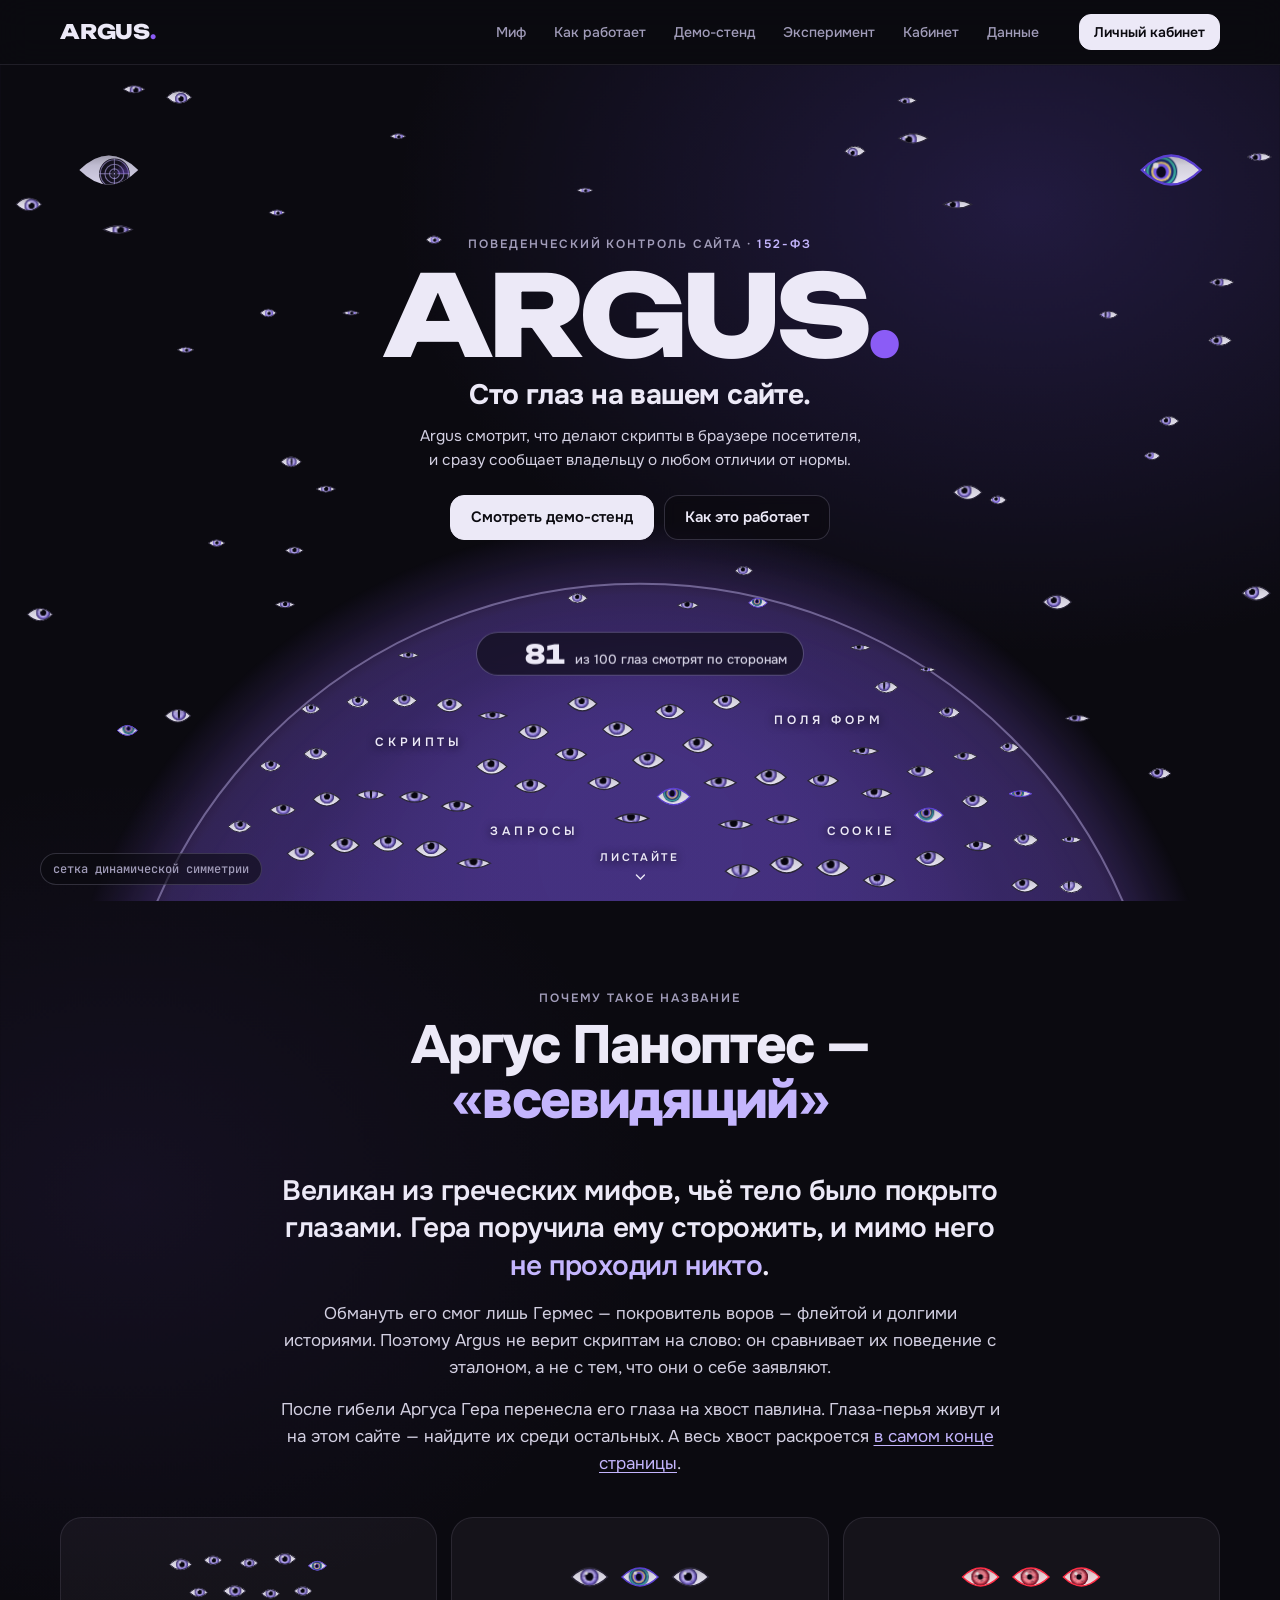
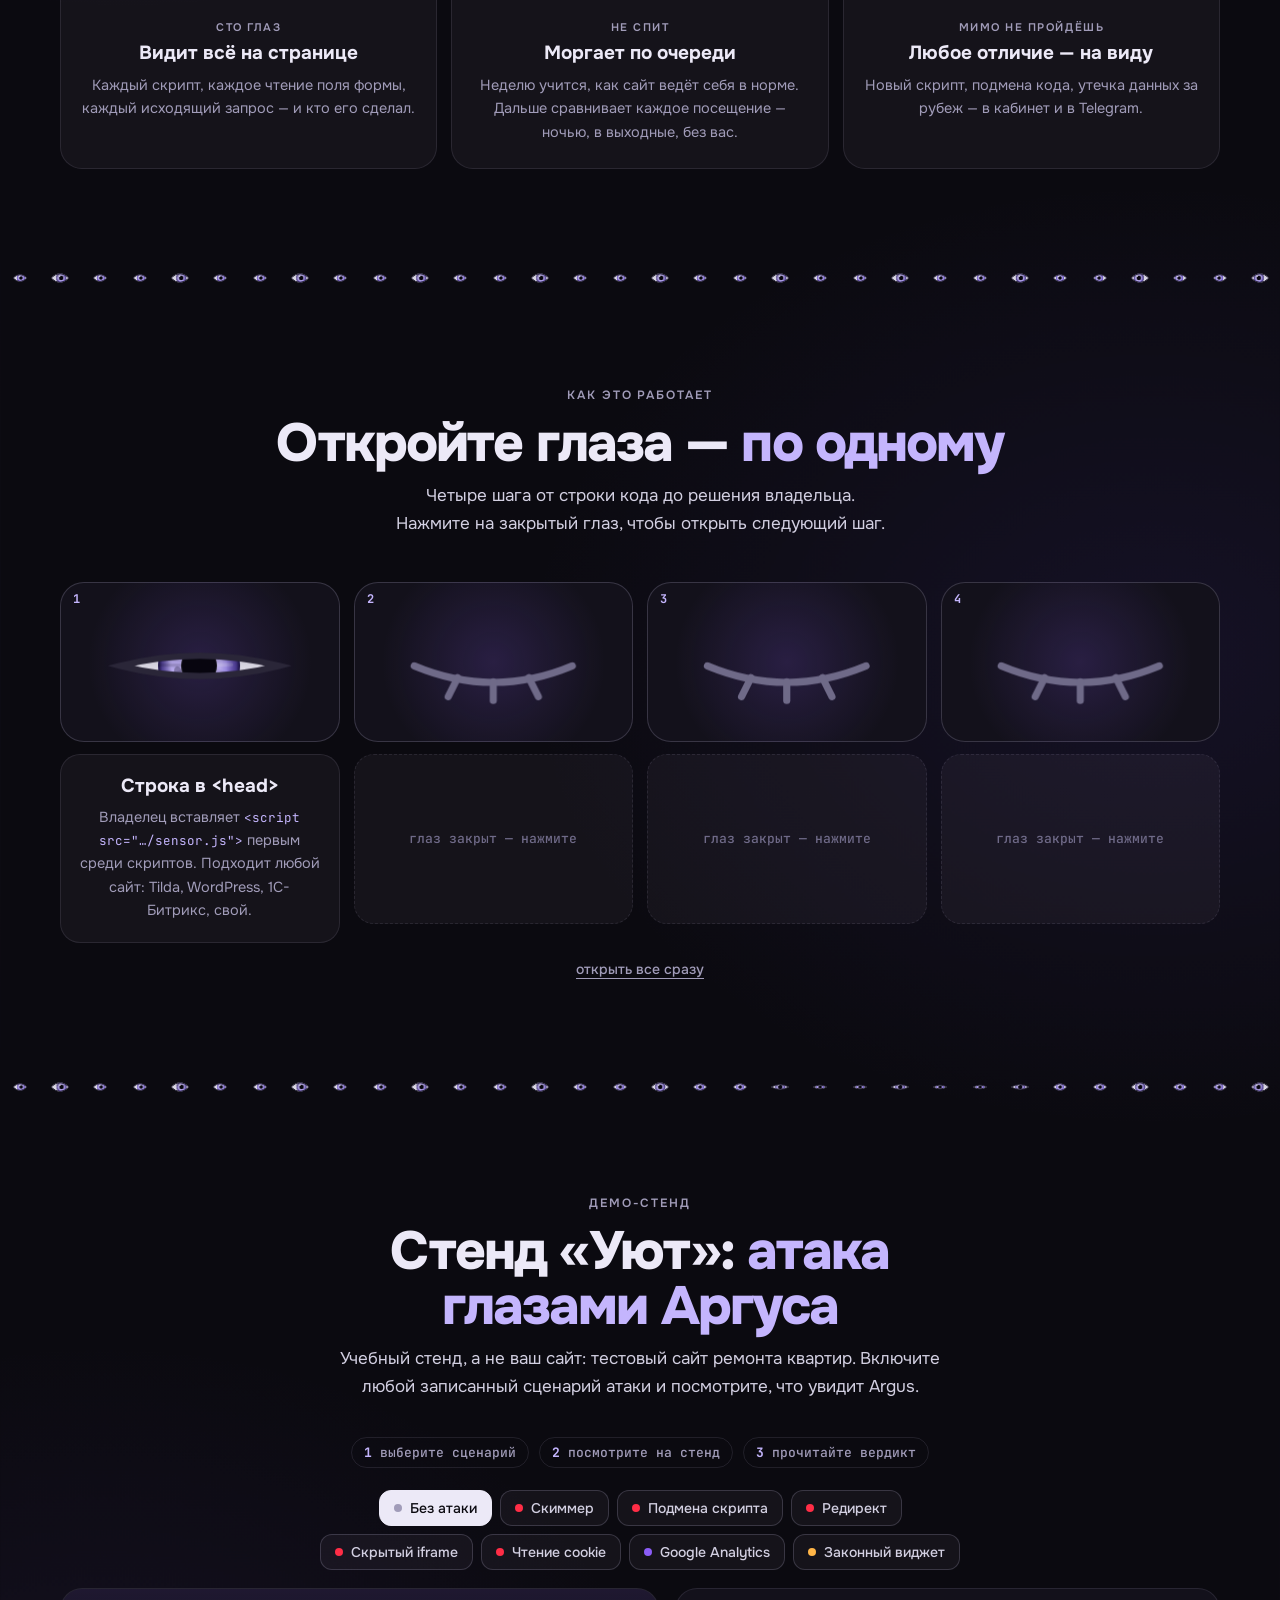
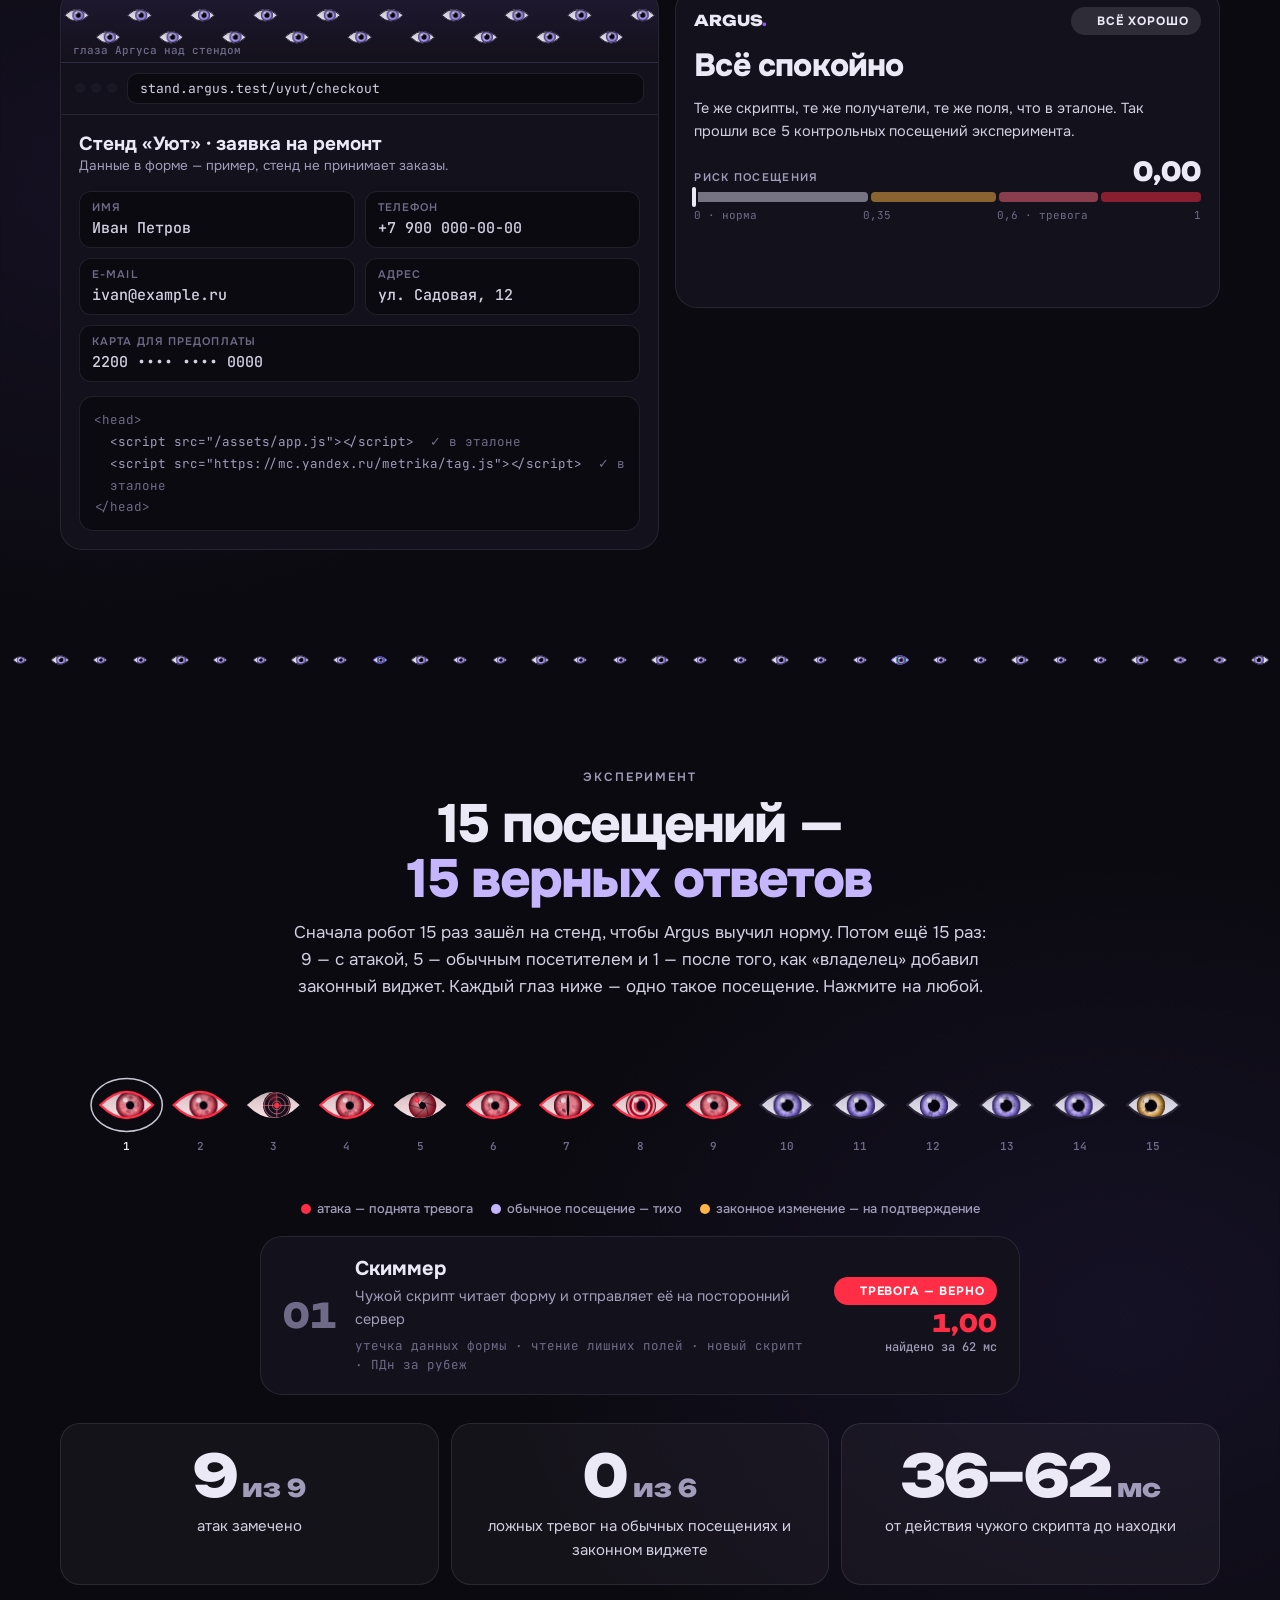
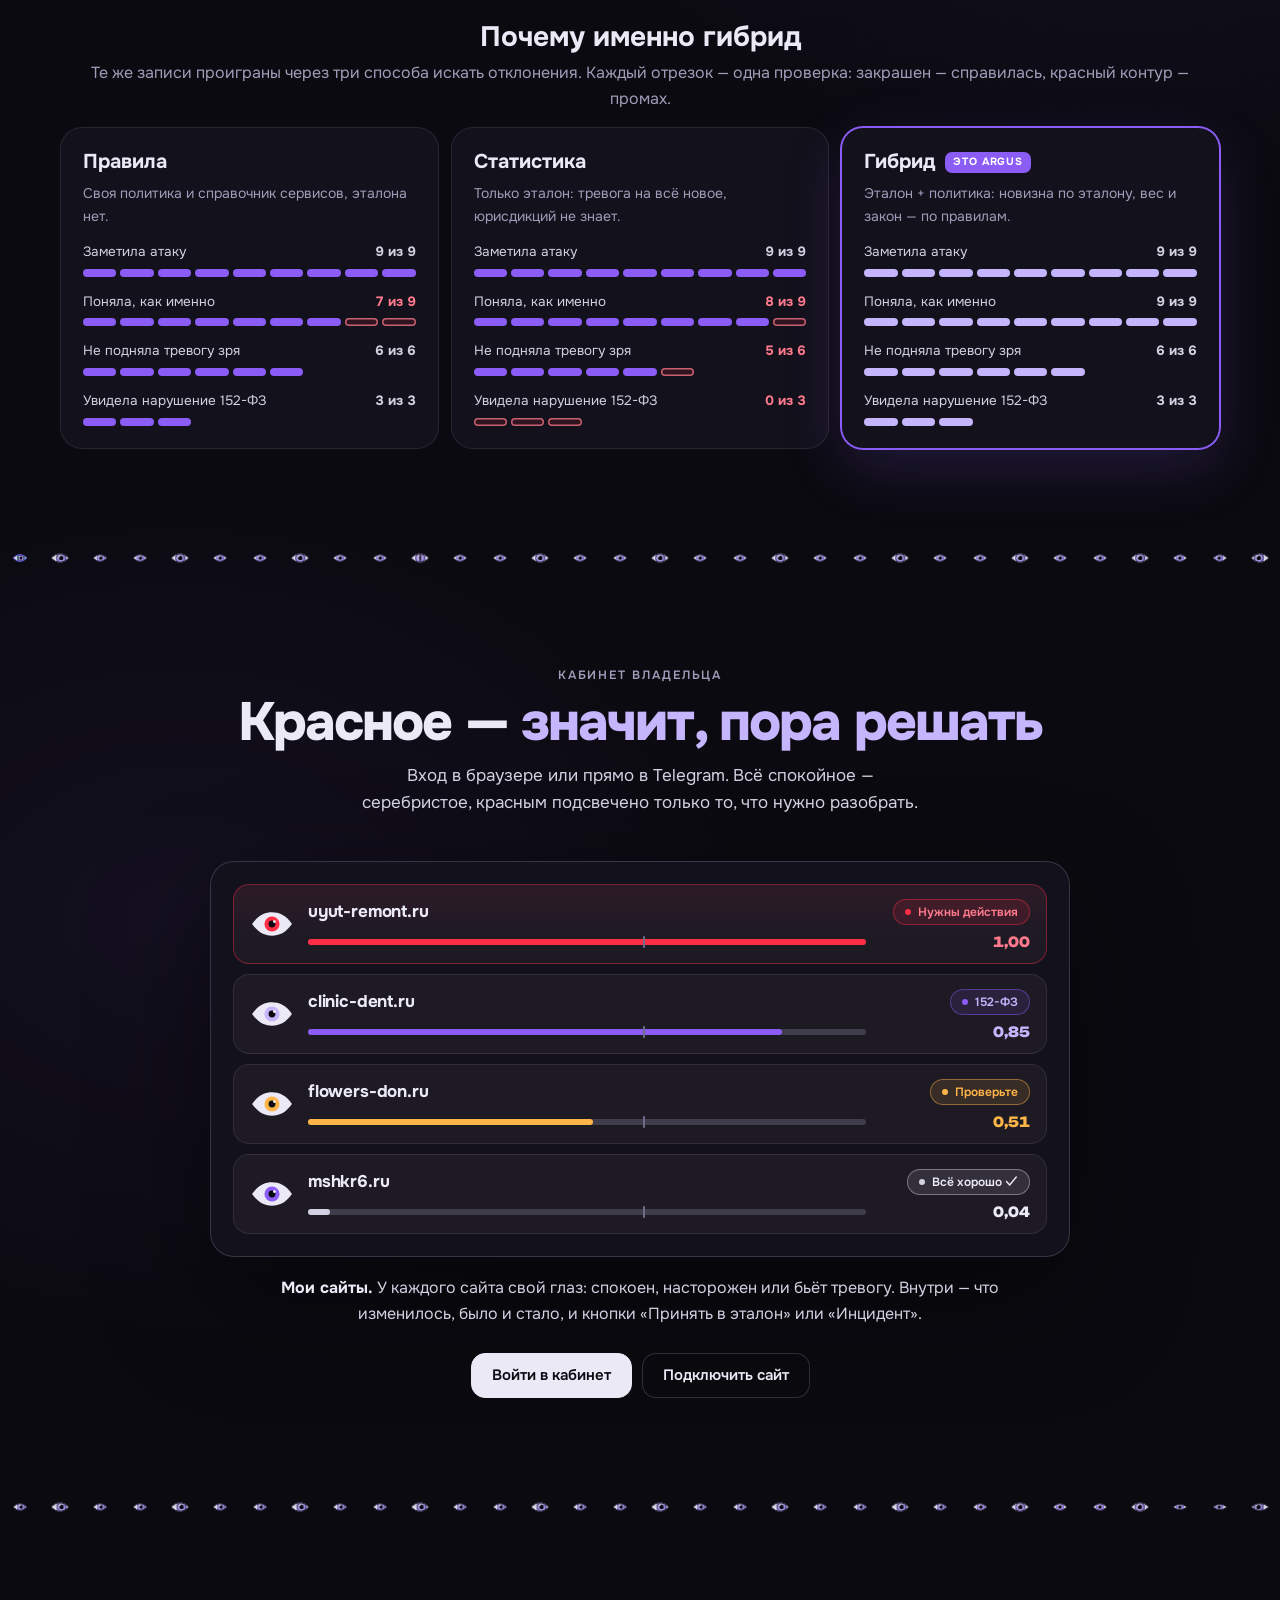
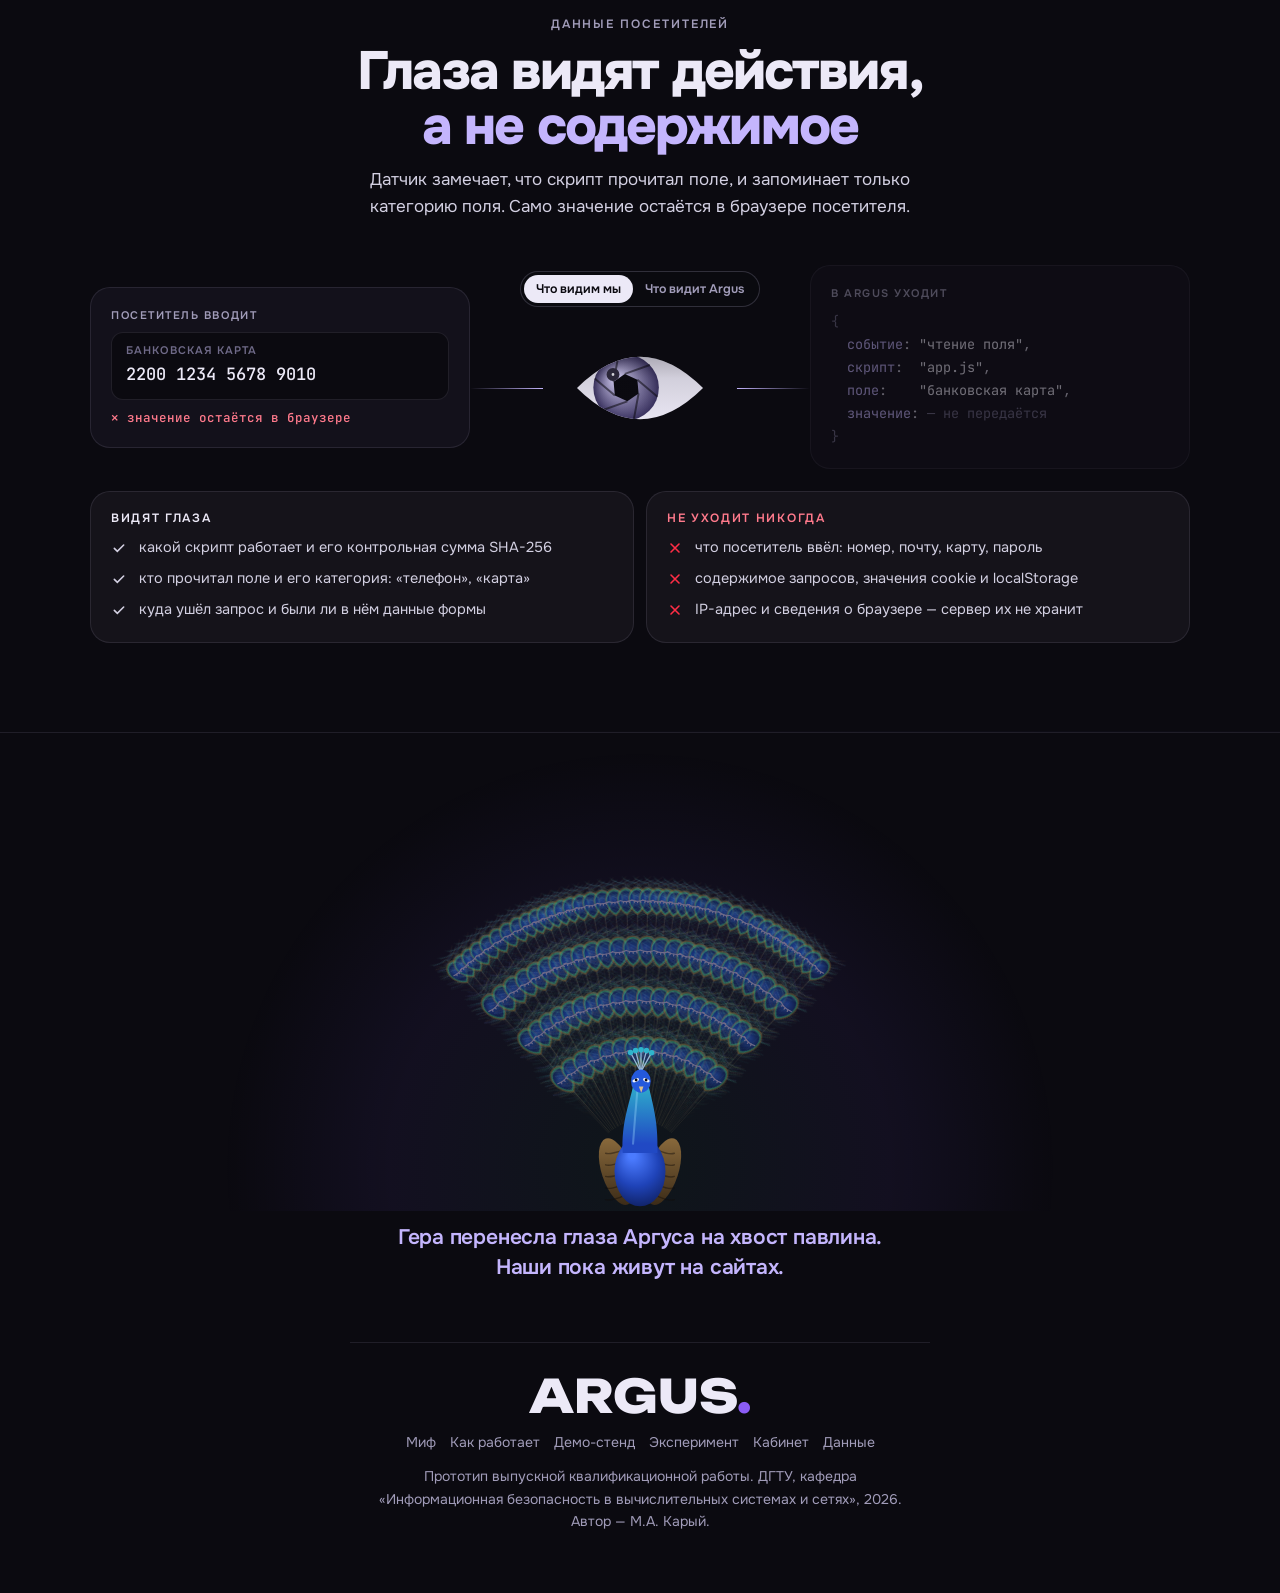
<file: site/index.html>
<!--
                   __    __        _____
   ____ ___  _____/ /_  / /_______/ ___/
  / __ `__ \/ ___/ __ \/ //_/ ___/ __ \
 / / / / / (__  ) / / / ,< / /  / /_/ /
/_/ /_/ /_/____/_/ /_/_/|_/_/   \____/

 file:    site/index.html
 author:  mshkr6
 created: 2026-10-11 (кабинет и вход — 2026-10-29)
 about:   Демонстрационный сайт ARGUS: купол из ста глаз, шаги «открой глаз», демо-стенд с атаками,
          эксперимент глазами, кабинет и «линза» про данные. Композиция первого экрана — по сетке
          динамической симметрии. В шапке — «Личный кабинет»: окно входа / подключения сайта
          (прототип, ведёт в cabinet.html).
-->
<!doctype html>
<html lang="ru">
<head>
<meta charset="utf-8">
<meta name="viewport" content="width=device-width,initial-scale=1,viewport-fit=cover">
<title>ARGUS — сто глаз</title>
<meta name="description" content="ARGUS — поведенческий контроль сайта: следит за скриптами в браузере посетителя и сообщает владельцу о любом отличии от нормы. Демо-стенд с атаками и эксперимент на 15 посещений.">
<link rel="canonical" href="https://mshkr6.ru/argus/">
<meta name="theme-color" content="#0b0a10">
<script>document.documentElement.classList.add('js')</script>
<link rel="icon" href="data:image/svg+xml,%3Csvg xmlns='http://www.w3.org/2000/svg' viewBox='0 0 64 40'%3E%3Cpath d='M3 20C12 7 22 3 32 3s20 4 29 17c-9 13-19 17-29 17S12 33 3 20Z' fill='%23ece9f7'/%3E%3Ccircle cx='32' cy='20' r='11' fill='%238b5cf6'/%3E%3Ccircle cx='32' cy='20' r='5' fill='%230b0a10'/%3E%3C/svg%3E">
<meta property="og:type" content="website">
<meta property="og:locale" content="ru_RU">
<meta property="og:url" content="https://mshkr6.ru/argus/">
<meta property="og:title" content="ARGUS — сто глаз на вашем сайте">
<meta property="og:description" content="Поведенческий контроль сайта: Argus смотрит, что делают скрипты в браузере посетителя, и сразу сообщает о любом отличии от нормы.">
<meta property="og:image" content="https://mshkr6.ru/argus/og.jpg">
<meta name="twitter:card" content="summary_large_image">
<link rel="preconnect" href="https://fonts.googleapis.com">
<link rel="preconnect" href="https://fonts.gstatic.com" crossorigin>
<link rel="stylesheet" href="https://fonts.googleapis.com/css2?family=Onest:wght@400;500;600;700;800&family=Unbounded:wght@700;800&family=JetBrains+Mono:wght@400;600&display=swap">
<link rel="stylesheet" href="assets/argus.css">
<style>
/* Макет: всё по центру, как постер; глаза — главный материал страницы (купол, шаги, эксперимент, линза, подвал).
   Одна тёмная тема по ливрее: карбон, серебро-лаванда, фиолетовый, красный — только угроза. */
:root{
  color-scheme:dark;
  --carbon:#0b0a10; --carbon-2:#13111b; --carbon-3:#1b1826;
  --silver:#ece9f7; --soft:#d3d0e2; --lav:#a19cb9; --lav-dim:#6f6a88;
  --violet:#8b5cf6; --violet-soft:#c4b5fd; --red:#ff2d46; --red-soft:#ff7a8c; --amber:#ffb547;
  --line:rgba(220,214,255,.10); --line2:rgba(220,214,255,.18); --glass:rgba(236,232,255,.045);
  --f-display:"Unbounded","Arial Black",system-ui,sans-serif;
  --f-body:"Onest",system-ui,-apple-system,"Segoe UI",sans-serif;
  --f-mono:"JetBrains Mono",ui-monospace,Menlo,monospace;
  --wrap:1240px; --gut:clamp(16px,4vw,40px);
  padding:0;
}
*{box-sizing:border-box}
[hidden]{display:none!important}
html{background:var(--carbon);scroll-behavior:smooth}
body{background:var(--carbon);color:var(--silver);font:16px/1.6 var(--f-body);-webkit-font-smoothing:antialiased;overflow-x:hidden}
a{color:inherit}
h1,h2,h3,p{margin:0}
h2,h3{text-wrap:balance}
.wrap{max-width:var(--wrap);margin:0 auto;padding-inline:max(var(--gut),env(safe-area-inset-left,0px))}
.eyebrow{font:600 12px/1.3 var(--f-body);letter-spacing:.16em;text-transform:uppercase;color:var(--lav)}
.eyebrow b{color:var(--violet-soft);font-weight:600}
:focus-visible{outline:2px solid var(--violet-soft);outline-offset:3px;border-radius:8px}
main{position:relative;isolation:isolate}
/* мягкие пятна света: размеры в пикселях, позиции в процентах — ни одно не упирается в край,
   поэтому нет резких горизонтальных швов, как было с повторяющейся плиткой фона */
.bg{position:absolute;inset:0;z-index:-1;pointer-events:none;background:
  radial-gradient(900px 640px at 80% 2%,rgba(124,92,255,.2),transparent 70%),
  radial-gradient(760px 600px at 10% 16%,rgba(139,92,246,.08),transparent 70%),
  radial-gradient(900px 680px at 90% 31%,rgba(124,92,255,.09),transparent 70%),
  radial-gradient(820px 640px at 8% 47%,rgba(139,92,246,.08),transparent 70%),
  radial-gradient(900px 680px at 88% 63%,rgba(124,92,255,.09),transparent 70%),
  radial-gradient(820px 620px at 14% 80%,rgba(139,92,246,.07),transparent 70%)}
.btn{display:inline-flex;align-items:center;gap:10px;padding:14px 20px;border-radius:14px;font:600 15px/1 var(--f-body);text-decoration:none;border:1px solid var(--line2);background:rgba(11,10,16,.55);color:var(--silver);cursor:pointer;backdrop-filter:blur(6px)}
.btn:hover{border-color:var(--violet-soft)}
.btn.primary{background:var(--silver);color:var(--carbon);border-color:var(--silver)}
.btn.primary:hover{background:#fff}
.ctas{display:flex;gap:10px;flex-wrap:wrap;justify-content:center;margin-top:22px}

/* шапка */
.top{position:sticky;top:0;padding-top:env(safe-area-inset-top,0px);z-index:20;background:color-mix(in srgb,var(--carbon) 80%,transparent);backdrop-filter:blur(16px);-webkit-backdrop-filter:blur(16px);border-bottom:1px solid var(--line)}
.top .wrap{display:flex;align-items:center;gap:20px;height:64px}
.logo{font:800 20px/1 var(--f-display);letter-spacing:-.01em;text-decoration:none}
.logo i{font-style:normal;color:var(--violet)}
.nav{display:flex;gap:4px;margin-left:auto}
.nav a{padding:8px 12px;border-radius:10px;color:var(--lav);text-decoration:none;font-weight:500;font-size:14px}
.nav a:hover{color:var(--silver);background:var(--glass)}
.tag-pill{font:600 11px/1 var(--f-mono);letter-spacing:.06em;padding:7px 10px;border-radius:999px;border:1px solid var(--line2);color:var(--lav);white-space:nowrap}
@media (max-width:900px){.nav{display:none}.tag-pill{margin-left:auto}}

/* навигация-глаза справа: открыт тот раздел, где вы сейчас */
.dots{position:fixed;right:18px;top:50%;transform:translateY(-50%);z-index:15;display:flex;flex-direction:column;gap:14px;align-items:flex-end}
.dots canvas{position:absolute;left:-40px;top:-16px;width:82px;height:calc(100% + 32px);pointer-events:none}
.dots a{position:relative;display:flex;align-items:center;justify-content:flex-end;height:21px;width:28px;text-decoration:none}
.dots a i{display:none}
.dots a span{position:absolute;right:48px;font:500 12px/1 var(--f-body);color:var(--silver);opacity:0;transform:translateX(6px);transition:.2s;background:rgba(11,10,16,.88);border:1px solid var(--line2);padding:6px 9px;border-radius:8px;white-space:nowrap}
.dots a:hover span,.dots a:focus-visible span{opacity:1;transform:none}
@media (max-width:1379px){.dots{display:none}}

/* первый экран: сцена по центру; опорные точки — из сетки динамической симметрии прямоугольника сцены */
.stage{position:relative;height:clamp(600px,calc(100svh - 64px),980px);overflow:hidden;isolation:isolate}
.stage canvas{position:absolute;inset:0;width:100%;height:100%}
#head{cursor:crosshair;touch-action:pan-y}
/* пока не подъехал шрифт и не разложен купол — сцену не показываем, чтобы не было «сначала мелко, потом крупно» */
.stage>*{transition:opacity .7s ease}
.js .stage:not(.ready)>*{opacity:0;animation:stageLate .5s 2.5s forwards}
@keyframes stageLate{to{opacity:1}}
#grid{pointer-events:none;opacity:0;transition:opacity .35s}
.stage.show-grid #grid{opacity:1}
.st-title{position:absolute;left:50%;top:0;transform:translateX(-50%);width:min(92vw,820px);text-align:center;display:flex;flex-direction:column;align-items:center;pointer-events:none}
.st-title>*{pointer-events:auto}
.st-title h1{font:800 120px/.86 var(--f-display);letter-spacing:-.045em;margin-top:14px;white-space:nowrap}
.st-title h1 i{font-style:normal;color:var(--violet)}
.st-title .sub{font:700 clamp(20px,2.2vw,30px)/1.15 var(--f-body);letter-spacing:-.02em;margin-top:16px}
.st-title .lead{color:var(--soft);font-size:clamp(15px,1.2vw,17px);max-width:50ch;margin-top:12px;text-wrap:balance}
.dome-label{position:absolute;left:0;top:0;transform:translate(-50%,-50%);font:600 12px/1 var(--f-body);letter-spacing:.32em;text-transform:uppercase;color:var(--silver);text-shadow:0 1px 8px rgba(11,10,16,.95);white-space:nowrap;pointer-events:none}
.dome-count{position:absolute;left:0;top:0;transform:translate(-50%,-50%);display:flex;align-items:baseline;gap:10px;padding:8px 16px;border-radius:999px;background:rgba(11,10,16,.62);border:1px solid rgba(196,181,253,.35);backdrop-filter:blur(6px);white-space:nowrap;pointer-events:none;transition:border-color .3s,box-shadow .3s}
.dome-count b{font:800 26px/1 var(--f-display);font-variant-numeric:tabular-nums;color:var(--silver)}
.dome-count span{font:500 13px/1.2 var(--f-body);color:var(--soft);white-space:nowrap}
.dome-count b{display:inline-block;min-width:3ch;text-align:right}
.dome-count i{font-style:normal;display:inline-block;min-width:9.8em}
.dome-count.on{border-color:var(--violet-soft);box-shadow:0 0 0 4px rgba(139,92,246,.18)}
.scroll-cue{position:absolute;left:50%;bottom:16px;transform:translateX(-50%);display:flex;flex-direction:column;align-items:center;gap:6px;font:600 11px/1 var(--f-body);letter-spacing:.24em;text-transform:uppercase;color:var(--silver);text-decoration:none;text-shadow:0 1px 8px rgba(11,10,16,.9)}
.scroll-cue svg{width:16px;height:16px;animation:cue 1.8s ease-in-out infinite}
@keyframes cue{50%{transform:translateY(4px)}}
.grid-btn{position:absolute;left:var(--gut);bottom:16px;font:500 12px/1 var(--f-mono);color:var(--lav);background:rgba(11,10,16,.6);border:1px solid var(--line2);border-radius:999px;padding:9px 12px;cursor:pointer}
.grid-btn:hover,.grid-btn[aria-pressed="true"]{color:var(--silver);border-color:var(--violet-soft)}
@media (max-width:900px){.grid-btn .long{display:none}.grid-btn{left:16px;bottom:14px}}

/* разделитель — ряд маленьких глаз, моргающих волной */
.eye-rule{display:block;width:100%;height:40px}

/* секции: всё по центру */
section{padding-block:clamp(56px,7vw,104px);scroll-margin-top:calc(70px + env(safe-area-inset-top,0px))}
.sec-head{display:flex;flex-direction:column;align-items:center;text-align:center;gap:12px;max-width:820px;margin:0 auto clamp(28px,3.5vw,48px)}
.sec-head h2{font:800 clamp(30px,4.2vw,56px)/1.02 var(--f-body);letter-spacing:-.035em}
.sec-head h2 em{font-style:normal;color:var(--violet-soft)}
.sec-head p{color:var(--soft);font-size:17px;max-width:64ch;text-wrap:balance}

/* миф */
.myth-text{max-width:720px;margin:0 auto;text-align:center;display:flex;flex-direction:column;gap:14px;color:var(--soft);font-size:17px}
.myth-text .big{font:600 clamp(20px,2.2vw,28px)/1.35 var(--f-body);color:var(--silver);letter-spacing:-.015em}
.myth-text .big span{color:var(--violet-soft)}
.maps{display:grid;grid-template-columns:repeat(3,minmax(0,1fr));gap:14px;margin-top:40px}
.map{display:flex;flex-direction:column;align-items:center;text-align:center;gap:8px;padding:24px 20px;border-radius:22px;background:var(--glass);border:1px solid var(--line)}
.map canvas{width:180px;height:70px}
.map small{font:600 11px/1.3 var(--f-body);letter-spacing:.14em;text-transform:uppercase;color:var(--lav)}
.map strong{font:700 19px/1.25 var(--f-body)}
.map p{color:var(--lav);font-size:14.5px;max-width:34ch}
@media (max-width:860px){.maps{grid-template-columns:1fr}}

/* как это работает: откройте глаза по одному */
.how{display:grid;grid-template-columns:repeat(4,minmax(0,1fr));gap:14px}
.how-col{display:flex;flex-direction:column;align-items:center;gap:12px;min-width:0}
.eye-btn{position:relative;width:100%;aspect-ratio:2/1.15;border-radius:24px;border:1px solid var(--line2);background:radial-gradient(circle at 50% 50%,rgba(139,92,246,.18),transparent 70%),var(--carbon-2);cursor:pointer;padding:0}
.eye-btn canvas{position:absolute;inset:0;width:100%;height:100%}
.eye-btn .num{position:absolute;left:12px;top:10px;font:700 12px/1 var(--f-mono);color:var(--violet-soft)}
.eye-btn.invite{animation:invite 1.6s ease-in-out infinite}
@keyframes invite{50%{box-shadow:0 0 0 6px rgba(139,92,246,.25);border-color:var(--violet-soft)}}
.step-card{width:100%;padding:20px 18px;border-radius:20px;background:var(--glass);border:1px solid var(--line);text-align:center;min-height:170px;display:flex;flex-direction:column;align-items:center;gap:8px}
.step-card h3{font:700 19px/1.2 var(--f-body)}
.step-card p{color:var(--lav);font-size:14.5px}
.step-card code{font:400 12.5px var(--f-mono);color:var(--violet-soft)}
.step-card.shut{justify-content:center;color:var(--lav-dim);font:500 13px/1.4 var(--f-mono);border-style:dashed}
.step-card.opened{animation:reveal .5s ease both}
@keyframes reveal{from{opacity:0;transform:translateY(10px)}to{opacity:1;transform:none}}
.how-all{display:flex;justify-content:center;margin-top:18px}
.linkbtn{background:none;border:0;color:var(--lav);font:500 14px/1 var(--f-body);text-decoration:underline;text-underline-offset:4px;cursor:pointer}
.linkbtn:hover{color:var(--silver)}
@media (max-width:960px){.how{grid-template-columns:1fr 1fr}}
@media (max-width:480px){.how{grid-template-columns:1fr}}

/* демо-стенд */
.stand-steps{display:flex;justify-content:center;gap:10px;flex-wrap:wrap;margin:-8px 0 22px;color:var(--lav);font:500 13px/1 var(--f-mono)}
.stand-steps span{padding:8px 12px;border-radius:999px;border:1px solid var(--line)}
.stand-steps b{color:var(--violet-soft)}
.chips{display:flex;gap:8px;flex-wrap:wrap;justify-content:center;margin:0 auto 18px;max-width:660px}
.chip{display:inline-flex;align-items:center;gap:8px;padding:10px 14px;border-radius:12px;border:1px solid var(--line2);background:var(--glass);color:var(--soft);font:500 14px/1 var(--f-body);cursor:pointer}
.chip:hover{color:var(--silver);border-color:var(--violet-soft)}
.chip.on{background:var(--silver);color:var(--carbon);border-color:var(--silver)}
.chip .k{width:8px;height:8px;border-radius:50%;background:var(--red)}
.chip .k.law{background:var(--violet)}.chip .k.ok{background:var(--amber)}.chip .k.reset{background:var(--lav)}
.lab{display:grid;grid-template-columns:minmax(0,1.1fr) minmax(0,1fr);gap:16px;align-items:start}
@media (min-width:961px){.lab>.panel:last-child{position:sticky;top:84px}}
@media (max-width:960px){.lab{grid-template-columns:1fr}}
.panel{position:relative;border-radius:22px;background:var(--carbon-2);border:1px solid var(--line);overflow:hidden;min-width:0}
.ribbon{display:none;position:absolute;top:18px;right:-44px;z-index:2;transform:rotate(35deg);background:var(--violet);color:#fff;font:700 11px/1 var(--f-body);letter-spacing:.14em;text-transform:uppercase;padding:7px 52px}
.strip-wrap{position:relative;height:74px;border-bottom:1px solid var(--line);background:linear-gradient(180deg,rgba(139,92,246,.10),transparent)}
#strip{position:absolute;inset:0;width:100%;height:100%}
.strip-label{position:absolute;left:12px;bottom:6px;font:500 11px/1 var(--f-mono);color:var(--lav-dim)}
.browser-bar{display:flex;align-items:center;gap:10px;padding:10px 14px;border-bottom:1px solid var(--line)}
.browser-bar .dts{display:flex;gap:6px}.browser-bar .dts i{width:10px;height:10px;border-radius:50%;background:var(--carbon-3)}
.addr{flex:1;min-width:0;font:400 13px/1 var(--f-mono);padding:8px 12px;border-radius:10px;background:var(--carbon);border:1px solid var(--line);color:var(--soft);white-space:nowrap;overflow:hidden;text-overflow:ellipsis}
.addr.bad{color:var(--red-soft);border-color:rgba(255,45,70,.5)}
.shop{padding:18px;display:grid;gap:14px}
.shop h3{font:700 19px/1.2 var(--f-body)}
.shop .muted{color:var(--lav);font-size:13.5px}
.form{display:grid;grid-template-columns:1fr 1fr;gap:10px}
@media (max-width:480px){.form{grid-template-columns:1fr}}
.field{display:flex;flex-direction:column;gap:6px;padding:10px 12px;border-radius:12px;background:var(--carbon);border:1px solid var(--line);transition:border-color .25s,box-shadow .25s}
.field.full{grid-column:1/-1}
.field label{font:600 11px/1 var(--f-body);letter-spacing:.1em;text-transform:uppercase;color:var(--lav-dim)}
.field span{font:500 15px/1.2 var(--f-mono);color:var(--soft)}
.field.read{border-color:var(--red);box-shadow:0 0 0 3px rgba(255,45,70,.18)}
.field.read label::after{content:" · читает чужой скрипт";color:var(--red-soft);letter-spacing:.04em;text-transform:none}
.field.readok{border-color:rgba(255,181,71,.6)}
.iframe-ghost{display:none;padding:10px 12px;border-radius:12px;border:1px dashed var(--red);color:var(--red-soft);font:500 12.5px/1.4 var(--f-mono)}
.iframe-ghost.on{display:block}
.code{font:400 12.5px/1.75 var(--f-mono);padding:12px 14px;border-radius:14px;background:var(--carbon);border:1px solid var(--line);white-space:pre-wrap;overflow-wrap:anywhere;color:var(--lav)}
.code .ln{display:block;padding:0 6px;margin:0 -6px;border-radius:6px}
.code .ln.in{padding-left:22px}
.code .ok::after{content:"  ✓ в эталоне";color:var(--lav-dim)}
.code .ln.bad{background:rgba(255,45,70,.14);color:#ffd1d7}
.code .ln.bad::after{content:var(--why,"  ← новое");color:var(--red-soft)}
.code .ln.warn{background:rgba(255,181,71,.12);color:#ffe2b0}
.code .ln.warn::after{content:"  ← новое";color:var(--amber)}
.code .ln.new{animation:slide .45s ease}
@keyframes slide{from{opacity:0;transform:translateX(-8px)}to{opacity:1;transform:none}}
.argus{padding:18px;display:grid;gap:14px}
.ag-head{display:flex;justify-content:space-between;align-items:center;gap:10px;flex-wrap:wrap}
.ag-head .logo{font-size:15px}
.badge{display:inline-flex;align-items:center;gap:8px;font:700 12px/1 var(--f-body);letter-spacing:.08em;text-transform:uppercase;padding:8px 12px;border-radius:999px;white-space:nowrap}
.badge.ok{background:rgba(236,233,247,.12);color:var(--silver)}
.badge.bad{background:var(--red);color:#fff}
.badge.warn{background:rgba(255,181,71,.18);color:var(--amber)}
.badge.law{background:var(--violet);color:#fff}
.ag-title{font:800 clamp(24px,2.6vw,32px)/1.08 var(--f-body);letter-spacing:-.025em}
.ag-title em{font-style:normal}
.ag-title em.bad{color:var(--red)}.ag-title em.ok{color:var(--silver)}.ag-title em.warn{color:var(--amber)}.ag-title em.law{color:var(--violet-soft)}
.ag-lead{color:var(--soft);font-size:14.5px}
.meter{display:grid;gap:8px}
.meter-row{display:flex;justify-content:space-between;align-items:baseline}
.meter-row span{font:600 11px/1 var(--f-body);letter-spacing:.12em;text-transform:uppercase;color:var(--lav)}
.meter-row b{font:800 26px/1 var(--f-display);font-variant-numeric:tabular-nums}
.track{position:relative;height:10px;display:flex;gap:3px}
.track span{height:100%;border-radius:4px;opacity:.5}
.track i{position:absolute;top:-5px;left:0;width:4px;height:20px;border-radius:2px;background:var(--silver);box-shadow:0 0 0 2px var(--carbon-2);transform:translateX(-2px);transition:left .7s cubic-bezier(.2,.8,.2,1)}
.scale{display:flex;justify-content:space-between;color:var(--lav-dim);font:400 11px/1 var(--f-mono)}
.finds{display:grid;gap:8px;min-height:40px}
.find{display:grid;grid-template-columns:auto minmax(0,1fr);gap:10px;align-items:start;padding:11px 12px;border-radius:14px;background:var(--glass);border:1px solid var(--line);animation:slide .4s ease both}
.sv{font:700 10.5px/1 var(--f-body);letter-spacing:.06em;text-transform:uppercase;padding:6px 8px;border-radius:8px;white-space:nowrap}
.sv.crit{background:var(--red);color:#fff}.sv.high{background:rgba(255,45,70,.18);color:var(--red-soft)}.sv.law{background:rgba(139,92,246,.22);color:var(--violet-soft)}.sv.med{background:rgba(255,181,71,.18);color:var(--amber)}.sv.ok{background:rgba(236,233,247,.1);color:var(--silver)}
.find b{display:block;font-weight:600;font-size:14px;line-height:1.3}
.find p{color:var(--lav);font-size:13px;margin-top:3px;overflow-wrap:anywhere}
.lat{color:var(--lav);font:500 12.5px/1.4 var(--f-mono)}
.lat b{color:var(--silver)}
.tg{border-radius:16px;padding:12px;background:linear-gradient(160deg,#17212b,#0e1621);border:1px solid var(--line2);display:grid;gap:6px;animation:slide .45s ease both}
.tg .who{display:flex;align-items:center;gap:8px;color:#fff;font-weight:600;font-size:13px}
.tg .who i{width:24px;height:24px;border-radius:50%;background:#2b5278;display:grid;place-items:center;font-style:normal;font-size:12px}
.tg .msg{padding:10px 12px;border-radius:12px 12px 12px 4px;background:#182533;color:#e9eef3;font-size:13px;line-height:1.45}
.tg .msg b{color:#fff}
.tg .msg small{display:block;text-align:right;color:#6d7f8f;font-size:11px;margin-top:2px}
.tg .go{padding:9px;border-radius:10px;background:#2b5278;color:#fff;text-align:center;font-weight:600;font-size:13px}
.tg-skip{color:var(--lav);font-size:13px;padding:10px 12px;border-radius:12px;border:1px dashed var(--line2)}

/* эксперимент: 15 посещений — 15 глаз */
.exp-eyes{position:relative;width:100%;max-width:1100px;height:150px;margin:0 auto}
.exp-eyes canvas{position:absolute;inset:0;width:100%;height:100%;cursor:pointer}
.exp-legend{display:flex;justify-content:center;gap:18px;flex-wrap:wrap;color:var(--lav);font:500 13px/1.3 var(--f-body);margin:6px 0 18px}
.exp-legend i{display:inline-block;width:10px;height:10px;border-radius:50%;margin-right:6px;vertical-align:-1px}
.exp-card{max-width:760px;margin:0 auto;padding:20px 22px;border-radius:22px;background:var(--carbon-2);border:1px solid var(--line);display:grid;grid-template-columns:auto minmax(0,1fr) auto;gap:18px;align-items:center}
.exp-card .no{font:800 34px/1 var(--f-display);color:var(--lav-dim);font-variant-numeric:tabular-nums}
.exp-card h3{font:700 20px/1.2 var(--f-body)}
.exp-card p{color:var(--lav);font-size:14.5px;margin-top:4px}
.exp-card .found{color:var(--lav-dim);font:400 12.5px/1.45 var(--f-mono);margin-top:6px}
.exp-card .right{text-align:right;display:grid;gap:6px;justify-items:end}
.exp-card .rk{font:800 24px/1 var(--f-display);font-variant-numeric:tabular-nums}
.exp-card .ms{color:var(--lav);font:500 12px/1 var(--f-mono)}
@media (max-width:640px){.exp-card{grid-template-columns:1fr;text-align:center}.exp-card .right{justify-items:center;text-align:center}}
.exp-stats{display:grid;grid-template-columns:repeat(3,minmax(0,1fr));gap:12px;margin:28px 0 36px}
.stat{padding:22px;border-radius:20px;background:var(--glass);border:1px solid var(--line);text-align:center}
.stat b{display:block;font:800 clamp(36px,4.6vw,58px)/1 var(--f-display);letter-spacing:-.03em;font-variant-numeric:tabular-nums}
.stat b small{font-size:.42em;color:var(--lav);letter-spacing:0}
.stat p{color:var(--soft);margin-top:10px;font-size:15px}
@media (max-width:760px){.exp-stats{grid-template-columns:1fr}}
.models-head{text-align:center;margin-bottom:16px}
.models-head h3{font:700 clamp(22px,2.4vw,28px)/1.2 var(--f-body)}
.models-head p{color:var(--lav);margin-top:6px}
.models{display:grid;grid-template-columns:repeat(3,minmax(0,1fr));gap:12px}
.model{padding:22px;border-radius:22px;background:var(--carbon-2);border:1px solid var(--line);display:grid;gap:14px;align-content:start}
.model.best{border-color:var(--violet);box-shadow:0 0 0 1px var(--violet),0 20px 60px rgba(139,92,246,.18)}
.model h4{margin:0;font:700 20px/1.2 var(--f-body);display:flex;align-items:center;gap:10px;flex-wrap:wrap}
.model h4 span{font:700 10.5px/1 var(--f-body);letter-spacing:.08em;text-transform:uppercase;padding:5px 8px;border-radius:7px;background:var(--violet);color:#fff}
.model > p{color:var(--lav);font-size:14px;margin-top:-6px}
.metric small{display:flex;justify-content:space-between;gap:10px;color:var(--soft);font-size:13.5px;margin-bottom:6px}
.metric small b{font-variant-numeric:tabular-nums;white-space:nowrap}
.metric small b.miss{color:var(--red-soft)}
.segs{display:flex;gap:4px}
.segs i{flex:0 0 calc((100% - 32px) / 9);height:8px;border-radius:4px;background:var(--violet)}
.model.best .segs i{background:var(--violet-soft)}
.segs i.miss{background:rgba(255,45,70,.12);box-shadow:inset 0 0 0 1.5px rgba(255,122,140,.75)}
@media (max-width:900px){.models{grid-template-columns:1fr}}

/* кабинет: два больших кадра по очереди */
.shot{max-width:1120px;margin:0 auto;border-radius:20px;overflow:hidden;border:1px solid var(--line2);background:var(--carbon-2);box-shadow:0 40px 120px rgba(0,0,0,.45)}
.shot img{display:block;width:100%;height:auto}
.shot-cap{max-width:720px;margin:18px auto 0;text-align:center;color:var(--soft)}
.shot-cap b{color:var(--silver)}
.shot-gap{height:clamp(48px,7vw,88px)}

/* линза: глаз видит действие, а не значение */
.lens{display:grid;grid-template-columns:minmax(0,1fr) minmax(200px,.8fr) minmax(0,1fr);gap:18px;align-items:center;max-width:1100px;margin:0 auto}
.lens-card{padding:20px;border-radius:20px;background:var(--carbon-2);border:1px solid var(--line);min-width:0}
.lens-card small{display:block;font:600 11px/1.3 var(--f-body);letter-spacing:.14em;text-transform:uppercase;color:var(--lav);margin-bottom:10px}
.lens-field{padding:12px 14px;border-radius:12px;background:var(--carbon);border:1px solid var(--line)}
.lens-field label{display:block;font:600 11px/1 var(--f-body);letter-spacing:.1em;text-transform:uppercase;color:var(--lav-dim);margin-bottom:6px}
.lens-field span{font:500 17px/1.2 var(--f-mono);color:var(--silver)}
.lens-stay{margin-top:10px;color:var(--red-soft);font:500 12.5px/1.3 var(--f-mono)}
.lens-mid{display:flex;flex-direction:column;align-items:center;gap:6px;min-width:0}
.lens-tg{display:inline-flex;padding:3px;border-radius:999px;border:1px solid var(--line2);background:rgba(11,10,16,.6)}
.lens-tg button{border:0;background:none;color:var(--lav);font:600 12.5px/1 var(--f-body);padding:8px 12px;border-radius:999px;cursor:pointer;white-space:nowrap;transition:background .25s,color .25s}
.lens-tg button:hover{color:var(--silver)}
.lens-tg button.on{background:var(--silver);color:var(--carbon)}
.lens-card,.lens-field span{transition:opacity .45s,filter .45s,border-color .45s}
.lens.argus .lens-field span{filter:blur(7px);opacity:.5}
.lens.argus .lens-card:last-child{border-color:rgba(196,181,253,.5)}
.lens.we .lens-card:last-child{opacity:.45}
.lens-eye{position:relative;height:150px;width:100%}
.lens-eye canvas{position:absolute;inset:0;width:100%;height:100%}
.lens-eye::before,.lens-eye::after{content:"";position:absolute;top:50%;height:1px;width:24%;background:linear-gradient(90deg,transparent,var(--violet-soft))}
.lens-eye::before{left:-6%}.lens-eye::after{right:-6%;transform:scaleX(-1)}
.lens-out{font:400 13.5px/1.7 var(--f-mono);color:var(--soft);white-space:pre-wrap}
.lens-out .k{color:var(--violet-soft)}.lens-out .v{color:var(--silver)}.lens-out .n{color:var(--lav-dim)}
@media (max-width:860px){.lens{grid-template-columns:1fr}.lens-eye::before,.lens-eye::after{display:none}}
.pass{display:grid;grid-template-columns:1fr 1fr;gap:12px;max-width:1100px;margin:22px auto 0}
.pass>div{padding:20px;border-radius:20px;background:var(--glass);border:1px solid var(--line)}
.pass h3{font:600 12px/1 var(--f-body);letter-spacing:.14em;text-transform:uppercase;margin-bottom:12px}
.pass ul{list-style:none;margin:0;padding:0;display:grid;gap:8px}
.pass li{display:grid;grid-template-columns:18px minmax(0,1fr);gap:10px;color:var(--soft);font-size:14.5px}
.pass li svg{width:16px;height:16px;margin-top:4px}
@media (max-width:760px){.pass{grid-template-columns:1fr}}

/* подвал: только текст по центру, глаза расставлены по краям */
.foot{position:relative;overflow:hidden;border-top:1px solid var(--line);padding:0 0 calc(clamp(44px,5vw,60px) + env(safe-area-inset-bottom,0px));scroll-margin-top:0}
.peacock-stage{position:relative;height:clamp(240px,37vw,460px);margin-top:clamp(10px,1.4vw,18px)}
.peacock-stage canvas{position:absolute;inset:0;width:100%;height:100%;cursor:pointer;touch-action:pan-y}
.peacock-hint{margin:0 0 4px;font:500 12px/1 var(--f-mono);white-space:nowrap;color:var(--lav-dim);opacity:0;transition:opacity .8s}
.foot.pc-open .peacock-hint{opacity:1}
.to-peacock{color:var(--violet-soft);text-underline-offset:3px}
.foot-in{position:relative;width:min(88vw,580px);margin:clamp(26px,3vw,38px) auto 0;text-align:center;display:flex;flex-direction:column;align-items:center;gap:12px}
.foot-in .logo{font-size:clamp(32px,4.4vw,46px)}
.foot-in nav{display:flex;flex-wrap:wrap;justify-content:center;gap:4px 14px}
.foot-in nav a{color:var(--lav);text-decoration:none;font-size:14px}
.foot-in nav a:hover{color:var(--silver)}
.foot-in p{color:var(--lav);font-size:14px;max-width:62ch}
.pc-caption{width:min(88vw,620px);margin:clamp(6px,1vw,12px) auto 0;text-align:center}
.pc-caption .peacock{margin:0 0 10px;font:600 clamp(17px,1.7vw,21px)/1.4 var(--f-body);color:var(--violet-soft);letter-spacing:-.01em;text-wrap:balance}
.foot-in{border-top:1px solid var(--line);padding-top:clamp(22px,2.6vw,30px)}

/* телефон: лишний декор убираем, плотным кадрам даём место */
@media (max-width:700px){
  .ribbon{display:none}
  .stage{height:clamp(560px,calc(100svh - 64px - env(safe-area-inset-top,0px)),900px)}
  .dome-count{padding:7px 13px}
  .dome-count b{font-size:21px}
  .dome-count span{font-size:12px}
  .dome-label{font-size:11px;letter-spacing:.22em}
  .exp-legend{font-size:12.5px;gap:10px}
}
@media (max-width:760px){
  .shot{overflow-x:auto;-webkit-overflow-scrolling:touch;overscroll-behavior-x:contain}
  .shot img{width:740px;max-width:none}
  .shot-cap::before{content:"кадр шире экрана — листайте его вбок →";display:block;margin-bottom:10px;color:var(--lav-dim);font:500 12px/1.4 var(--f-mono)}
}
@media (max-width:480px){
  .how{gap:10px}
  .eye-btn{max-width:172px}
  .step-card{min-height:0;padding:16px 16px 18px}
  .stand-steps{font-size:12px;gap:6px}
  .exp-stats{margin:20px 0 28px}
  .stat{padding:18px}
}
@media (prefers-reduced-motion:reduce){*{animation:none!important;transition:none!important}html{scroll-behavior:auto}}
</style>
</head>
<body>

<header class="top">
  <div class="wrap">
    <a class="logo" href="#start" aria-label="ARGUS, в начало">ARGUS<i>.</i></a>
    <nav class="nav" aria-label="Разделы">
      <a href="#myth">Миф</a><a href="#how">Как работает</a><a href="#stand">Демо-стенд</a><a href="#proof">Эксперимент</a><a href="#cabinet">Кабинет</a><a href="#privacy">Данные</a>
    </nav>
    <button class="btn primary sm cab-btn" type="button" data-open-login>Личный кабинет</button>
  </div>
</header>
<nav class="dots" id="dots" aria-label="Разделы страницы">
  <canvas id="railEyes" aria-hidden="true"></canvas>
  <a href="#start"><span>Начало</span><i></i></a><a href="#myth"><span>Миф</span><i></i></a><a href="#how"><span>Как работает</span><i></i></a><a href="#stand"><span>Демо-стенд</span><i></i></a><a href="#proof"><span>Эксперимент</span><i></i></a><a href="#cabinet"><span>Кабинет</span><i></i></a><a href="#privacy"><span>Данные</span><i></i></a><a href="#footer"><span>Павлин</span><i></i></a>
</nav>

<main>
  <div class="bg" aria-hidden="true"></div>

  <section class="stage" id="start" aria-label="ARGUS" style="padding:0">
    <canvas id="head" role="img" aria-label="Сто глаз Аргуса: купол из глаз и глаза вокруг заголовка. Следят за курсором, по нажатию моргают разом."></canvas>
    <canvas id="grid" aria-hidden="true"></canvas>
    <div class="st-title" id="stTitle">
      <div class="eyebrow">Поведенческий контроль сайта · <b>152-ФЗ</b></div>
      <h1 id="stH1">ARGUS<i>.</i></h1>
      <p class="sub">Сто глаз на вашем сайте.</p>
      <p class="lead">Argus смотрит, что делают скрипты в браузере посетителя, и сразу сообщает владельцу о любом отличии от нормы.</p>
      <div class="ctas"><a class="btn primary" href="#stand">Смотреть демо-стенд</a><a class="btn" href="#how">Как это работает</a></div>
    </div>
    <div class="dome-count" id="domeCount"><b id="cntN">100</b><span>из 100 глаз <i id="cntT">смотрят по сторонам</i></span></div>
    <div class="dome-label" data-dx="-0.42" data-dy="0.30">скрипты</div>
    <div class="dome-label" data-dx="0.36" data-dy="0.26">поля форм</div>
    <div class="dome-label" data-dx="0.42" data-dy="0.50">cookie</div>
    <div class="dome-label" data-dx="-0.2" data-dy="0.52">запросы</div>
    <a class="scroll-cue" href="#myth" id="cue">листайте<svg viewBox="0 0 24 24" fill="none" stroke="currentColor" stroke-width="2" stroke-linecap="round" aria-hidden="true"><path d="M6 9l6 6 6-6"/></svg></a>
    <button class="grid-btn" id="gridBtn" type="button" aria-pressed="false">сетка<span class="long"> динамической симметрии</span></button>
  </section>

  <section id="myth">
    <div class="wrap">
      <div class="sec-head"><div class="eyebrow">Почему такое название</div><h2>Аргус Паноптес — <em>«всевидящий»</em></h2></div>
      <div class="myth-text">
        <p class="big">Великан из греческих мифов, чьё тело было покрыто глазами. Гера поручила ему сторожить, и мимо него <span>не проходил никто</span>.</p>
        <p>Обмануть его смог лишь Гермес — покровитель воров — флейтой и долгими историями. Поэтому Argus не верит скриптам на слово: он сравнивает их поведение с эталоном, а не с тем, что они о себе заявляют.</p>
        <p>После гибели Аргуса Гера перенесла его глаза на хвост павлина. Глаза-перья живут и на этом сайте — найдите их среди остальных. А&nbsp;весь хвост раскроется <a href="#footer" class="to-peacock">в&nbsp;самом конце страницы</a>.</p>
      </div>
      <div class="maps">
        <div class="map"><canvas class="mini" data-mode="many" aria-hidden="true"></canvas><small>Сто глаз</small><strong>Видит всё на странице</strong><p>Каждый скрипт, каждое чтение поля формы, каждый исходящий запрос — и кто его сделал.</p></div>
        <div class="map"><canvas class="mini" data-mode="wave" aria-hidden="true"></canvas><small>Не спит</small><strong>Моргает по очереди</strong><p>Неделю учится, как сайт ведёт себя в норме. Дальше сравнивает каждое посещение — ночью, в выходные, без вас.</p></div>
        <div class="map"><canvas class="mini" data-mode="alarm" aria-hidden="true"></canvas><small>Мимо не пройдёшь</small><strong>Любое отличие — на виду</strong><p>Новый скрипт, подмена кода, утечка данных за рубеж — в кабинет и в Telegram.</p></div>
      </div>
    </div>
  </section>

  <canvas class="eye-rule" aria-hidden="true"></canvas>

  <section id="how">
    <div class="wrap">
      <div class="sec-head"><div class="eyebrow">Как это работает</div><h2>Откройте глаза — <em>по одному</em></h2><p>Четыре шага от строки кода до решения владельца. Нажмите на закрытый глаз, чтобы открыть следующий шаг.</p></div>
      <div class="how" id="howGrid"></div>
      <div class="how-all"><button class="linkbtn" id="howAll" type="button">открыть все сразу</button></div>
    </div>
  </section>

  <canvas class="eye-rule" aria-hidden="true"></canvas>

  <section id="stand">
    <div class="wrap">
      <div class="sec-head"><div class="eyebrow">Демо-стенд</div><h2>Стенд «Уют»: <em>атака глазами Аргуса</em></h2><p>Учебный стенд, а не ваш сайт: тестовый сайт ремонта квартир. Включите любой записанный сценарий атаки и&nbsp;посмотрите, что увидит Argus.</p></div>
      <div class="stand-steps"><span><b>1</b> выберите сценарий</span><span><b>2</b> посмотрите на стенд</span><span><b>3</b> прочитайте вердикт</span></div>
      <div class="chips" id="chips" role="group" aria-label="Сценарии стенда"></div>
      <div class="lab">
        <div class="panel">
          <div class="ribbon">демо-стенд</div>
          <div class="strip-wrap"><canvas id="strip" aria-hidden="true"></canvas><span class="strip-label">глаза Аргуса над стендом</span></div>
          <div class="browser-bar"><span class="dts" aria-hidden="true"><i></i><i></i><i></i></span><div class="addr" id="addr">stand.argus.test/uyut/checkout</div></div>
          <div class="shop">
            <div><h3>Стенд «Уют» · заявка на ремонт</h3><p class="muted">Данные в форме — пример, стенд не принимает заказы.</p></div>
            <div class="form">
              <div class="field" id="f-name"><label>Имя</label><span>Иван Петров</span></div>
              <div class="field" id="f-phone"><label>Телефон</label><span>+7 900 000-00-00</span></div>
              <div class="field" id="f-email"><label>E-mail</label><span>ivan@example.ru</span></div>
              <div class="field" id="f-addr"><label>Адрес</label><span>ул. Садовая, 12</span></div>
              <div class="field full" id="f-card"><label>Карта для предоплаты</label><span>2200 •••• •••• 0000</span></div>
            </div>
            <div class="iframe-ghost" id="ghost">&lt;iframe src="https://ads-frame.example/" width="1" height="1"&gt; — невидимый фрейм</div>
            <div class="code" id="code" aria-label="Скрипты в head страницы стенда"></div>
          </div>
        </div>
        <div class="panel"><div class="argus" id="argus" aria-live="polite"></div></div>
      </div>
    </div>
  </section>

  <canvas class="eye-rule" aria-hidden="true"></canvas>

  <section id="proof">
    <div class="wrap">
      <div class="sec-head"><div class="eyebrow">Эксперимент</div><h2>15 посещений — <em>15 верных ответов</em></h2><p>Сначала робот 15 раз зашёл на стенд, чтобы Argus выучил норму. Потом ещё 15 раз: 9 — с атакой, 5 — обычным посетителем и 1 — после того, как «владелец» добавил законный виджет. Каждый глаз ниже — одно такое посещение. Нажмите на любой.</p></div>
      <div class="exp-eyes"><canvas id="expEyes" role="img" aria-label="15 глаз: 9 красных — атаки найдены, 5 спокойных — обычные посещения, 1 жёлтый — законный виджет без тревоги"></canvas></div>
      <div class="exp-legend"><span><i style="background:var(--red)"></i>атака — поднята тревога</span><span><i style="background:#c4b5fd"></i>обычное посещение — тихо</span><span><i style="background:var(--amber)"></i>законное изменение — на подтверждение</span></div>
      <div class="exp-card" id="expCard" aria-live="polite"></div>
      <div class="exp-stats">
        <div class="stat"><b>9<small> из 9</small></b><p>атак замечено</p></div>
        <div class="stat"><b>0<small> из 6</small></b><p>ложных тревог на обычных посещениях и законном виджете</p></div>
        <div class="stat"><b>36–62<small> мс</small></b><p>от действия чужого скрипта до находки</p></div>
      </div>
      <div class="models-head"><h3>Почему именно гибрид</h3><p>Те же записи проиграны через три способа искать отклонения. Каждый отрезок — одна проверка: закрашен — справилась, красный контур — промах.</p></div>
      <div class="models" id="models"></div>
    </div>
  </section>

  <canvas class="eye-rule" aria-hidden="true"></canvas>

  <section id="cabinet">
    <div class="wrap">
      <div class="sec-head"><div class="eyebrow">Кабинет владельца</div><h2>Красное — <em>значит, пора решать</em></h2><p>Вход в браузере или прямо в Telegram. Всё спокойное — серебристое, красным подсвечено только то, что нужно разобрать.</p></div>
      <div class="cab-preview" aria-label="Пример: список сайтов в кабинете">
        <div class="cab-row is-bad"><svg viewBox="0 0 64 40" aria-hidden="true"><path d="M3 20C12 7 22 3 32 3s20 4 29 17c-9 13-19 17-29 17S12 33 3 20Z" fill="#ece9f7"/><circle cx="32" cy="20" r="11" fill="#ff2d46"/><circle cx="32" cy="20" r="5" fill="#0b0a10"/><circle cx="35.5" cy="16.5" r="2" fill="#fff"/></svg><b>uyut-remont.ru</b><span class="badge is-bad">Нужны действия</span><div class="risk"><i style="width:100%"></i></div><span class="cab-r">1,00</span></div>
        <div class="cab-row is-law"><svg viewBox="0 0 64 40" aria-hidden="true"><path d="M3 20C12 7 22 3 32 3s20 4 29 17c-9 13-19 17-29 17S12 33 3 20Z" fill="#ece9f7"/><circle cx="32" cy="20" r="11" fill="#c4b5fd"/><circle cx="32" cy="20" r="5" fill="#0b0a10"/><circle cx="35.5" cy="16.5" r="2" fill="#fff"/></svg><b>clinic-dent.ru</b><span class="badge is-law">152-ФЗ</span><div class="risk"><i style="width:85%"></i></div><span class="cab-r">0,85</span></div>
        <div class="cab-row is-warn"><svg viewBox="0 0 64 40" aria-hidden="true"><path d="M3 20C12 7 22 3 32 3s20 4 29 17c-9 13-19 17-29 17S12 33 3 20Z" fill="#ece9f7"/><circle cx="32" cy="20" r="11" fill="#ffb547"/><circle cx="32" cy="20" r="5" fill="#0b0a10"/><circle cx="35.5" cy="16.5" r="2" fill="#fff"/></svg><b>flowers-don.ru</b><span class="badge is-warn">Проверьте</span><div class="risk"><i style="width:51%"></i></div><span class="cab-r">0,51</span></div>
        <div class="cab-row is-ok"><svg viewBox="0 0 64 40" aria-hidden="true"><path d="M3 20C12 7 22 3 32 3s20 4 29 17c-9 13-19 17-29 17S12 33 3 20Z" fill="#ece9f7"/><circle cx="32" cy="20" r="11" fill="#8b5cf6"/><circle cx="32" cy="20" r="5" fill="#0b0a10"/><circle cx="35.5" cy="16.5" r="2" fill="#fff"/></svg><b>mshkr6.ru</b><span class="badge is-ok">Всё хорошо ✓</span><div class="risk"><i style="width:4%"></i></div><span class="cab-r">0,04</span></div>
      </div>
      <p class="shot-cap cab-cap"><b>Мои сайты.</b> У каждого сайта свой глаз: спокоен, насторожен или бьёт тревогу. Внутри — что изменилось, было и стало, и кнопки «Принять в эталон» или «Инцидент».</p>
      <div class="ctas"><button class="btn primary" type="button" data-open-login>Войти в кабинет</button><button class="btn" type="button" data-open-login data-tab="signup">Подключить сайт</button></div>
    </div>
  </section>

  <canvas class="eye-rule" aria-hidden="true"></canvas>

  <section id="privacy">
    <div class="wrap">
      <div class="sec-head"><div class="eyebrow">Данные посетителей</div><h2>Глаза видят действия, <em>а не содержимое</em></h2><p>Датчик замечает, что скрипт прочитал поле, и запоминает только категорию поля. Само значение остаётся в браузере посетителя.</p></div>
      <div class="lens">
        <div class="lens-card"><small>Посетитель вводит</small><div class="lens-field"><label id="lensLabel">телефон</label><span id="lensValue">+7 900 123-45-67</span></div><div class="lens-stay">✕ значение остаётся в браузере</div></div>
        <div class="lens-mid"><div class="lens-tg" id="lensTg" role="group" aria-label="Чьими глазами смотреть"><button type="button" class="on" data-v="we" aria-pressed="true">Что видим мы</button><button type="button" data-v="argus" aria-pressed="false">Что видит Argus</button></div><div class="lens-eye"><canvas id="lensEye" aria-hidden="true"></canvas></div></div>
        <div class="lens-card"><small>В Argus уходит</small><div class="lens-out" id="lensOut"></div></div>
      </div>
      <div class="pass">
        <div><h3 style="color:var(--silver)">Видят глаза</h3><ul>
          <li><svg viewBox="0 0 24 24" fill="none" stroke="currentColor" stroke-width="2.4" stroke-linecap="round" aria-hidden="true"><path d="M5 12.5l4.5 4.5L19 7.5"/></svg><span>какой скрипт работает и его контрольная сумма SHA-256</span></li>
          <li><svg viewBox="0 0 24 24" fill="none" stroke="currentColor" stroke-width="2.4" stroke-linecap="round" aria-hidden="true"><path d="M5 12.5l4.5 4.5L19 7.5"/></svg><span>кто прочитал поле и его категория: «телефон», «карта»</span></li>
          <li><svg viewBox="0 0 24 24" fill="none" stroke="currentColor" stroke-width="2.4" stroke-linecap="round" aria-hidden="true"><path d="M5 12.5l4.5 4.5L19 7.5"/></svg><span>куда ушёл запрос и были ли в нём данные формы</span></li>
        </ul></div>
        <div><h3 style="color:var(--red-soft)">Не уходит никогда</h3><ul>
          <li><svg viewBox="0 0 24 24" fill="none" stroke="var(--red)" stroke-width="2.4" stroke-linecap="round" aria-hidden="true"><path d="M6 6l12 12M18 6L6 18"/></svg><span>что посетитель ввёл: номер, почту, карту, пароль</span></li>
          <li><svg viewBox="0 0 24 24" fill="none" stroke="var(--red)" stroke-width="2.4" stroke-linecap="round" aria-hidden="true"><path d="M6 6l12 12M18 6L6 18"/></svg><span>содержимое запросов, значения cookie и localStorage</span></li>
          <li><svg viewBox="0 0 24 24" fill="none" stroke="var(--red)" stroke-width="2.4" stroke-linecap="round" aria-hidden="true"><path d="M6 6l12 12M18 6L6 18"/></svg><span>IP-адрес и сведения о браузере — сервер их не хранит</span></li>
        </ul></div>
      </div>
    </div>
  </section>
</main>

<footer class="foot" id="footer">
  <div class="peacock-stage" id="peacockStage">
    <canvas id="peacock" role="img" aria-label="Павлин раскрывает хвост, и на перьях открываются глаза Аргуса. Нажмите — он встряхнёт хвостом."></canvas>
  </div>
  <div class="pc-caption">
    <p class="peacock">Гера перенесла глаза Аргуса на&nbsp;хвост&nbsp;павлина.<br>Наши пока живут на&nbsp;сайтах.</p>
    <p class="peacock-hint" id="peacockHint" aria-hidden="true">нажмите на павлина — он встряхнёт хвостом</p>
  </div>
  <div class="foot-in" id="footIn">
    <div class="logo">ARGUS<i>.</i></div>
    <nav aria-label="Разделы"><a href="#myth">Миф</a><a href="#how">Как работает</a><a href="#stand">Демо-стенд</a><a href="#proof">Эксперимент</a><a href="#cabinet">Кабинет</a><a href="#privacy">Данные</a></nav>
    <p>Прототип выпускной квалификационной работы. ДГТУ, кафедра «Информационная безопасность в вычислительных системах и сетях», 2026. Автор — М.А. Карый.</p>
  </div>
</footer>

<script>
(() => {
const RM = matchMedia('(prefers-reduced-motion: reduce)').matches;
const clamp = (v, a, b) => Math.max(a, Math.min(b, v));
const lerp = (a, b, t) => a + (b - a) * t;
const TAU = Math.PI * 2;
function rng(seed) { return () => { seed |= 0; seed = seed + 0x6D2B79F5 | 0; let t = Math.imul(seed ^ seed >>> 15, 1 | seed); t = t + Math.imul(t ^ t >>> 7, 61 | t) ^ t; return ((t ^ t >>> 14) >>> 0) / 4294967296; }; }

/* ================= глаза: пять пород ================= */
// classic — обычный; slit — вертикальный зрачок; peacock — «глаз пера» павлина (из мифа);
// radar — радар с бегущим лучом; aperture — объектив с лепестками диафрагмы.
const IRIS = {calm: ['#c4b5fd', '#5b3fd0'], warn: ['#ffd79a', '#c27a00'], alarm: ['#ff8a98', '#c4001a']};
const DPR = Math.min(2, devicePixelRatio || 1);
const WEAK = (navigator.hardwareConcurrency || 8) <= 4 || (navigator.deviceMemory || 8) <= 2;
// Радужка рисуется один раз в спрайт и дальше только копируется: волокна стромы, лимбальное
// кольцо и блики стоят дорого, а зависят лишь от породы, настроения и размера глаза.
const SPR = new Map();
function irisSprite(type, mode, ir, seed) {
  const rq = Math.max(3, Math.round(ir)), key = type + mode + rq + '_' + seed;
  let cv = SPR.get(key); if (cv) return cv;
  const pad = Math.ceil(rq * .2) + 2, css = (rq + pad) * 2;
  cv = document.createElement('canvas'); cv.width = cv.height = Math.ceil(css * DPR); cv.css = css;
  const x = cv.getContext('2d');
  x.setTransform(DPR, 0, 0, DPR, (rq + pad) * DPR, (rq + pad) * DPR);
  paintIris(x, rq, type, mode, seed);
  SPR.set(key, cv); return cv;
}
// Слоями, как ocularist пишет искусственную радужку: подложка-градиент, волокна стромы,
// мягкий лимб (жёсткий чёрный контур сразу читается как иконка), зрачок, блики роговицы.
function paintIris(x, r, type, mode, seed) {
  const rnd = rng(97 + seed * 131 + r * 7), alarm = mode === 'alarm';
  const [c1, c2] = IRIS[mode] || IRIS.calm;
  const disc = (rad, fill) => { x.fillStyle = fill; x.beginPath(); x.arc(0, 0, rad, 0, TAU); x.fill(); };
  if (type === 'peacock') {
    disc(r, alarm ? '#5c0014' : '#132c66');
    disc(r * .93, alarm ? '#ff9fae' : '#3fb6a8');
    disc(r * .78, alarm ? '#ad0019' : '#1d2f7a');
    disc(r * .63, alarm ? '#ffd9df' : '#e8c87a');
    disc(r * .49, alarm ? '#ff2d46' : '#7c5cff');
    x.fillStyle = '#0d0820'; x.beginPath(); x.ellipse(0, r * .03, r * .3, r * .36, 0, 0, TAU); x.fill();
  } else {
    const g = x.createRadialGradient(-r * .2, -r * .24, r * .06, 0, 0, r);
    g.addColorStop(0, c1); g.addColorStop(.6, c1); g.addColorStop(1, c2);
    disc(r, g);
    if (r > 4) {
      x.save(); x.beginPath(); x.arc(0, 0, r * .99, 0, TAU); x.clip(); x.lineCap = 'round';
      const n = Math.round(clamp(r * 1.6, 12, WEAK ? 18 : 34));
      for (let i = 0; i < n; i++) {
        const a = i / n * TAU + (rnd() - .5) * .24, r0 = r * (.3 + rnd() * .12), r1 = r * (.78 + rnd() * .32);
        x.strokeStyle = rnd() < .45 ? 'rgba(255,255,255,' + (.06 + rnd() * .16).toFixed(3) + ')' : 'rgba(12,8,30,' + (.08 + rnd() * .18).toFixed(3) + ')';
        x.lineWidth = Math.max(.5, r * (.04 + rnd() * .05));
        x.beginPath(); x.moveTo(Math.cos(a) * r0, Math.sin(a) * r0); x.lineTo(Math.cos(a) * r1, Math.sin(a) * r1); x.stroke();
      }
      if (r > 7) for (let i = 0; i < 3; i++) {
        const a = rnd() * TAU, d = r * (.4 + rnd() * .2);
        x.fillStyle = 'rgba(10,6,26,.3)'; x.beginPath();
        x.ellipse(Math.cos(a) * d, Math.sin(a) * d, r * .1, r * .17, a, 0, TAU); x.fill();
      }
      x.restore();
      const lr = x.createRadialGradient(0, 0, r * .66, 0, 0, r);
      lr.addColorStop(0, 'rgba(9,6,22,0)'); lr.addColorStop(.72, 'rgba(9,6,22,.34)'); lr.addColorStop(1, 'rgba(9,6,22,.78)');
      disc(r, lr);
    }
    x.fillStyle = '#07050f'; x.beginPath();
    if (type === 'slit') x.ellipse(0, 0, r * (alarm ? .1 : .16), r * .8, 0, 0, TAU);
    else x.arc(0, 0, r * (alarm ? .3 : .44), 0, TAU);
    x.fill();
    if (r > 6) { x.strokeStyle = 'rgba(255,255,255,.1)'; x.lineWidth = Math.max(.5, r * .05); x.stroke(); }
  }
  x.fillStyle = 'rgba(255,255,255,.92)'; x.beginPath(); x.arc(-r * .34, -r * .38, r * .18, 0, TAU); x.fill();
  if (r > 6) { x.fillStyle = 'rgba(255,255,255,.3)'; x.beginPath(); x.arc(r * .42, r * .36, r * .08, 0, TAU); x.fill(); }
}
// радар и диафрагма живут во времени, поэтому рисуются на месте, а не из спрайта
function drawInstrument(ctx, type, mode, ir, ix, iy, t) {
  const disc = (rad, fill) => { ctx.fillStyle = fill; ctx.beginPath(); ctx.arc(ix, iy, rad, 0, TAU); ctx.fill(); };
  if (type === 'radar') {
    disc(ir, '#15121f');
    ctx.strokeStyle = mode === 'alarm' ? 'rgba(255,122,140,.7)' : 'rgba(196,181,253,.6)'; ctx.lineWidth = Math.max(.8, ir * .07);
    [.92, .62, .32].forEach(k => { ctx.beginPath(); ctx.arc(ix, iy, ir * k, 0, TAU); ctx.stroke(); });
    ctx.beginPath(); ctx.moveTo(ix - ir, iy); ctx.lineTo(ix + ir, iy); ctx.moveTo(ix, iy - ir); ctx.lineTo(ix, iy + ir); ctx.stroke();
    const a = (RM ? 0 : t / 700) % TAU, col = mode === 'alarm' ? '255,45,70' : '139,92,246';
    for (let k = 0; k < 6; k++) { ctx.fillStyle = `rgba(${col},${.42 - k * .06})`; ctx.beginPath(); ctx.moveTo(ix, iy); ctx.arc(ix, iy, ir * .95, a - (k + 1) * .16, a - k * .16); ctx.closePath(); ctx.fill(); }
    disc(ir * .12, mode === 'alarm' ? '#ff2d46' : '#c4b5fd');
  } else {
    const g = ctx.createRadialGradient(ix - ir * .3, iy - ir * .3, ir * .1, ix, iy, ir);
    g.addColorStop(0, mode === 'alarm' ? '#ffb3bd' : '#ddd6ff'); g.addColorStop(1, mode === 'alarm' ? '#7a0012' : '#3b3362');
    disc(ir, g);
    const pr = ir * (mode === 'alarm' ? .28 : .42), rot = RM ? 0 : t / 2600;
    ctx.fillStyle = '#0b0a10'; ctx.beginPath();
    for (let k = 0; k < 6; k++) { const an = rot + k * TAU / 6; ctx[k ? 'lineTo' : 'moveTo'](ix + Math.cos(an) * pr, iy + Math.sin(an) * pr); }
    ctx.closePath(); ctx.fill();
    ctx.strokeStyle = 'rgba(11,10,16,.55)'; ctx.lineWidth = Math.max(.7, ir * .06);
    for (let k = 0; k < 6; k++) { const an = rot + k * TAU / 6; ctx.beginPath(); ctx.moveTo(ix + Math.cos(an) * pr, iy + Math.sin(an) * pr); ctx.lineTo(ix + Math.cos(an + .9) * ir, iy + Math.sin(an + .9) * ir); ctx.stroke(); }
    ctx.fillStyle = 'rgba(255,255,255,.85)'; ctx.beginPath(); ctx.arc(ix - ir * .4, iy - ir * .4, ir * .12, 0, TAU); ctx.fill();
  }
}
const LIDG = new WeakMap();
function lidGrad(ctx) {
  let g = LIDG.get(ctx);
  if (!g) { g = ctx.createLinearGradient(0, 0, 0, 1); g.addColorStop(0, 'rgba(8,7,14,.52)'); g.addColorStop(.5, 'rgba(8,7,14,.12)'); g.addColorStop(1, 'rgba(8,7,14,0)'); LIDG.set(ctx, g); }
  return g;
}
function drawEye(ctx, e, t) {
  if (e.rot) {                                                           // глаз на пере: повёрнут вдоль стержня, взгляд — в координатах страницы
    const c = Math.cos(e.rot), sn = Math.sin(e.rot);
    ctx.save(); ctx.translate(e.x, e.y); ctx.rotate(e.rot);
    drawEyeAt(ctx, {...e, x: 0, y: 0, lx: e.lx * c + e.ly * sn, ly: -e.lx * sn + e.ly * c}, t);
    ctx.restore(); return;
  }
  drawEyeAt(ctx, e, t);
}
function drawEyeAt(ctx, e, t) {
  const {x, y, r} = e, open = e.open, h = r * .62 * open;
  let type = e.type || 'classic';
  // мелкий радар или диафрагма читаются не как глаз, а как значок — им нужен размер
  if (r < 19 && (type === 'radar' || type === 'aperture')) type = 'classic';
  if (r < 9 && type === 'slit') type = 'classic';
  ctx.save();
  if (open < .07) {
    ctx.strokeStyle = '#6f6a88'; ctx.lineWidth = Math.max(1.2, r * .09); ctx.lineCap = 'round';
    ctx.beginPath(); ctx.moveTo(x - r, y); ctx.quadraticCurveTo(x, y + r * .42, x + r, y); ctx.stroke();
    for (let k = -1; k <= 1; k++) { const px = x + k * r * .45, py = y + r * .2 - Math.abs(k) * r * .05; ctx.beginPath(); ctx.moveTo(px, py); ctx.lineTo(px + k * r * .12, py + r * .24); ctx.stroke(); }
    ctx.restore(); return;
  }
  const mode = e.mode;
  ctx.beginPath(); ctx.moveTo(x - r, y); ctx.quadraticCurveTo(x, y - h * 1.6, x + r, y); ctx.quadraticCurveTo(x, y + h * 1.6, x - r, y); ctx.closePath();
  ctx.fillStyle = mode === 'alarm' ? '#ffe6ea' : type === 'radar' ? '#d9d5ec' : '#eeebf8'; ctx.fill();
  ctx.save(); ctx.clip();
  const ir = r * (type === 'peacock' ? .55 : .52), ix = x + e.lx * r * .42, iy = y + e.ly * h * .55;
  if (type === 'radar' || type === 'aperture') drawInstrument(ctx, type, mode, ir, ix, iy, t);
  else { const sp = irisSprite(type, mode, ir, e.seed || 0); ctx.drawImage(sp, ix - sp.css / 2, iy - sp.css / 2, sp.css, sp.css); }
  // тень верхнего века: мягкая, растворяется к середине глаза
  if (h > .6) {
    ctx.save(); ctx.translate(x, y - h * 1.6); ctx.scale(r * 2, h * 2.7);
    ctx.fillStyle = lidGrad(ctx); ctx.fillRect(-.5, 0, 1, 1); ctx.restore();
  }
  ctx.restore();
  ctx.lineWidth = Math.max(1, r * .08); ctx.strokeStyle = mode === 'alarm' ? '#ff2d46' : type === 'peacock' ? '#5b3fd0' : '#2a2638'; ctx.stroke();
  ctx.restore();
}

/* ================= поле глаз на canvas ================= */
const POINTER = {x: -1, y: -1, t: 0};
addEventListener('pointermove', ev => { POINTER.x = ev.clientX; POINTER.y = ev.clientY; POINTER.t = performance.now(); }, {passive: true});
const fields = [];
function Field(canvas, layout, opts = {}) {
  const ctx = canvas.getContext('2d'); let W = 0, H = 0, eyes = [], visible = false, rect = null;
  const st = {target: null, mode: 'calm', wander: {x: .5, y: .5, t: 0}, allBlink: 0};
  function resize() {
    const dpr = Math.min(2, devicePixelRatio || 1); rect = canvas.getBoundingClientRect();
    W = rect.width; H = rect.height; if (!W || !H) return;
    canvas.width = Math.round(W * dpr); canvas.height = Math.round(H * dpr); ctx.setTransform(dpr, 0, 0, dpr, 0, 0);
    const prev = eyes; eyes = layout(W, H);
    const t0 = performance.now();
    eyes.forEach((e, i) => {
      const p = prev[i];
      e.to = p && p.to != null && opts.keepOpen ? p.to : (e.to ?? (opts.startOpen ?? 1));
      e.open = p ? p.open : e.to; e.lx = p ? p.lx : 0; e.ly = p ? p.ly : 0;
      e.blinkAt = opts.wave ? t0 + 400 + i * opts.wave.step : t0 + 600 + Math.random() * 5000;
      e.seed = i & 3;
    });
    // порядок пробуждения: случайный, чтобы глаза открывались вразнобой, а не кольцом
    if (opts.breathe && eyes.length) {
      const ord = eyes.map((_, i) => i), rr = rng(7);
      for (let i = ord.length - 1; i > 0; i--) { const j = Math.floor(rr() * (i + 1)); const v = ord[i]; ord[i] = ord[j]; ord[j] = v; }
      ord.forEach((idx, k) => eyes[idx].rank = (k + .5) / ord.length);
    }
    draw(t0);
  }
  function draw(now) {
    if (!W) return;
    rect = canvas.getBoundingClientRect();
    ctx.clearRect(0, 0, W, H);
    if (opts.bg) opts.bg(ctx, W, H);
    let tx, ty, pointerOn = false;
    if (st.target) { tx = st.target.x; ty = st.target.y; }
    else if (POINTER.t && now - POINTER.t < 4000) { tx = POINTER.x - rect.left; ty = POINTER.y - rect.top; pointerOn = true; }
    else { if (now > st.wander.t) st.wander = {x: Math.random(), y: Math.random() * .8 + .1, t: now + 1500 + Math.random() * 2200}; tx = st.wander.x * W; ty = st.wander.y * H; }
    // сколько глаз сейчас не спит: две медленные волны, период ~33 и ~88 с
    if (opts.breathe && !RM) {
      const sec = now / 1000, w = .6 * Math.sin(sec * .19) + .4 * Math.sin(sec * .071 + 2.3);
      const lvl = st.wake && now - st.wake < 2600 ? 1 : opts.breathe.min + (1 - opts.breathe.min) * (w * .5 + .5);
      st.level = lvl; for (const e of eyes) e.to = e.always || e.rank <= lvl ? 1 : 0;
    }
    let openN = 0, awakeN = 0;
    const fastAll = (st.allBlink && now - st.allBlink < 900) || (st.wake && now - st.wake < 2600);
    for (const e of eyes) {
      let tgt = st.allBlink && now - st.allBlink < 360 ? 0 : e.to, fast = fastAll;
      if (!RM && e.to > 0) {
        if (now > e.blinkAt + 500) e.blinkAt = opts.wave ? now + 300 + eyes.indexOf(e) * opts.wave.step : now + Math.random() * 4000;   // пока поле было за экраном — не моргать всем сразу
        else if (now > e.blinkAt) { e.blinking = now; e.blinkAt = opts.wave ? now + opts.wave.period : now + 2600 + Math.random() * 6500; }
        const bt = e.blinking ? (now - e.blinking) / 160 : 9;
        if (bt < 2) tgt *= bt < 1 ? 1 - bt : bt - 1;
        if (bt < 5) fast = true;
        if (Math.random() < .004) { e.jx = (Math.random() - .5) * .3; e.jy = (Math.random() - .5) * .3; }
      }
      e.open = RM ? tgt : lerp(e.open, tgt, opts.breathe && !fast ? .045 : tgt < e.open ? .5 : .14);
      const dx = tx - e.x, dy = ty - e.y, d = Math.hypot(dx, dy), f = Math.min(1, d / (e.r * 6)) / Math.max(d, 1);
      const free = st.target ? 0 : 1;
      e.lx = RM ? dx * f : lerp(e.lx, clamp(dx * f + (e.jx || 0) * free, -1, 1), st.target ? .22 : .12);
      e.ly = RM ? dy * f : lerp(e.ly, clamp(dy * f + (e.jy || 0) * free, -1, 1), st.target ? .22 : .12);
      e.mode = e.fixedMode || st.mode;
      if (e.open > .6) openN++;
      if (e.to > .5) awakeN++;
      drawEye(ctx, e, now);
    }
    if (opts.after) opts.after(ctx, eyes, W, H, now);
    if (opts.onFrame) opts.onFrame({open: openN, awake: awakeN, total: eyes.length, pointerOn, blinkAll: st.allBlink && now - st.allBlink < 900});
  }
  new ResizeObserver(resize).observe(canvas);
  new IntersectionObserver(es => { visible = es[0].isIntersecting; if (visible && RM) draw(performance.now()); }).observe(canvas);
  const F = {
    st, canvas, eyes: () => eyes, visible: () => visible, draw,
    blinkAll() { st.allBlink = performance.now(); st.wake = st.allBlink; },
    focus(x, y, mode) { st.target = x == null ? null : {x, y}; st.mode = mode || 'calm'; if (RM) draw(performance.now()); },
    setOpen(i, v) { if (eyes[i]) eyes[i].to = v; if (RM) draw(performance.now()); },
    relayout: resize
  };
  fields.push(F); return F;
}
function loop(now) { for (const f of fields) if (f.visible()) f.draw(now); requestAnimationFrame(loop); }
if (!RM) requestAnimationFrame(loop);
else addEventListener('pointermove', () => fields.forEach(f => f.visible() && f.draw(performance.now())), {passive: true});
const pickType = (rand, p = .16) => { const v = rand(); if (v > p) return 'classic'; return ['peacock', 'radar', 'aperture', 'slit'][Math.floor(rand() * 4)]; };

/* ================= первый экран: сетка динамической симметрии ================= */
// Прямоугольник W×H: две диагонали и перпендикуляры к ним из двух других углов.
// Основания перпендикуляров — четыре «глаза» прямоугольника при a = H²/(W²+H²).
function inter([x1, y1, x2, y2], [x3, y3, x4, y4]) {
  const d = (x1 - x2) * (y3 - y4) - (y1 - y2) * (x3 - x4); if (Math.abs(d) < 1e-9) return null;
  const t = ((x1 - x3) * (y3 - y4) - (y1 - y3) * (x3 - x4)) / d, u = -((x1 - x2) * (y1 - y3) - (y1 - y2) * (x1 - x3)) / d;
  if (t < -1e-6 || t > 1 + 1e-6 || u < -1e-6 || u > 1 + 1e-6) return null;
  return [x1 + t * (x2 - x1), y1 + t * (y2 - y1)];
}
function clipLine(x1, y1, x2, y2, W, H) {
  let t0 = 0, t1 = 1; const dx = x2 - x1, dy = y2 - y1;
  for (const [p, q] of [[-dx, x1], [dx, W - x1], [-dy, y1], [dy, H - y1]]) { if (p === 0) { if (q < 0) return [0, 0, 0, 0]; continue; } const r = q / p; if (p < 0) t0 = Math.max(t0, r); else t1 = Math.min(t1, r); }
  return [x1 + t0 * dx, y1 + t0 * dy, x1 + t1 * dx, y1 + t1 * dy];
}
function dynGrid(W, H) {
  const a = H * H / (W * W + H * H), lo = Math.min(a, 1 - a), hi = Math.max(a, 1 - a), xs = [lo * W, hi * W], ys = [lo * H, hi * H], k = 4;
  const L = [[0, 0, W, H], [W, 0, 0, H],
    ...[[W, 0], [0, H]].map(([x, y]) => clipLine(x - H * k, y + W * k, x + H * k, y - W * k, W, H)),
    ...[[0, 0], [W, H]].map(([x, y]) => clipLine(x - H * k, y - W * k, x + H * k, y + W * k, W, H))];
  const X = [0, xs[0], xs[1], W], Y = [0, ys[0], ys[1], H], S = [];
  for (let i = 0; i < 3; i++) for (let j = 0; j < 3; j++) { if (i === 1 && j === 1) continue; S.push([X[i], Y[j], X[i + 1], Y[j + 1]], [X[i + 1], Y[j], X[i], Y[j + 1]]); }
  const AL = L.concat(S, [[xs[0], 0, xs[0], H], [xs[1], 0, xs[1], H], [0, ys[0], W, ys[0]], [0, ys[1], W, ys[1]]]), pts = [];
  for (let i = 0; i < AL.length; i++) for (let j = i + 1; j < AL.length; j++) { const p = inter(AL[i], AL[j]); if (p && p[0] > 1 && p[0] < W - 1 && p[1] > 1 && p[1] < H - 1 && !pts.some(q => Math.hypot(q[0] - p[0], q[1] - p[1]) < 6)) pts.push(p); }
  return {a, xs, ys, L, S, pts, key: [[xs[0], ys[0]], [xs[1], ys[0]], [xs[0], ys[1]], [xs[1], ys[1]]]};
}
const stage = document.querySelector('.stage'), h1 = document.getElementById('stH1'), titleBox = document.getElementById('stTitle');
const dlabels = [...stage.querySelectorAll('.dome-label')], cue = document.getElementById('cue'), gridBtn = document.getElementById('gridBtn'), domeCount = document.getElementById('domeCount');
let G = null, DOME = null;
const relTo = (el, host) => { const r = el.getBoundingClientRect(), s = host.getBoundingClientRect(); return {x: r.left - s.left, y: r.top - s.top, w: r.width, h: r.height}; };
const hit = (x, y, r, R, pad) => x + r + pad > R.x && x - r - pad < R.x + R.w && y + r * .7 + pad > R.y && y - r * .7 - pad < R.y + R.h;

// купол из глаз: спираль подсолнуха, к краю — мельче (перспектива); глаза не заходят на текст
function domeEyes(D, need, W, H, avoid, rand) {
  let area = 0; const r0 = rng(3); for (let i = 0; i < 500; i++) { const x = D.cx + (r0() * 2 - 1) * D.R, y = D.cy + (r0() * 2 - 1) * D.R; if (Math.hypot(x - D.cx, y - D.cy) < D.R && y < H && y > 0) area++; } area = area / 500 * 4 * D.R * D.R;
  let spacing = Math.sqrt(area / Math.max(need, 1)) * 1.02, out = [];
  for (let tries = 0; tries < 16; tries++) {
    out = [];
    for (let i = 0; i < 8000 && out.length < need * 3; i++) {
      const ang = i * 2.39996323, rr = spacing / 1.77 * Math.sqrt(i + .5); if (rr > D.R) break;
      const x = D.cx + Math.cos(ang) * rr, y = D.cy + Math.sin(ang) * rr, persp = .42 + .58 * Math.sqrt(Math.max(0, 1 - (rr / D.R) ** 2)), r = spacing * .4 * persp;
      if (y > H - r - 2 || y < r || x < r || x > W - r) continue;
      if (avoid.some(o => hit(x, y, r, o, o.pad ?? 6))) continue;
      out.push({x, y, r, d: rr});
    }
    if (out.length >= need) break; spacing *= .93;
  }
  out.sort((p, q) => p.y - q.y); out = out.slice(0, need).sort((p, q) => q.d - p.d);
  out.forEach(e => e.type = pickType(rand)); return out;
}
function drawDomeBg(ctx, D) {
  if (!D) return; const {cx, cy, R} = D;
  const g = ctx.createRadialGradient(cx, cy - R * .55, R * .1, cx, cy, R);
  g.addColorStop(0, 'rgba(124,92,255,.30)'); g.addColorStop(.7, 'rgba(40,30,80,.55)'); g.addColorStop(1, 'rgba(19,17,27,.9)');
  ctx.save(); ctx.beginPath(); ctx.arc(cx, cy, R, 0, TAU); ctx.fillStyle = g; ctx.fill();
  ctx.shadowColor = 'rgba(196,181,253,.55)'; ctx.shadowBlur = 40; ctx.lineWidth = 2; ctx.strokeStyle = 'rgba(214,208,240,.45)'; ctx.stroke(); ctx.restore();
  const atm = ctx.createRadialGradient(cx, cy, R * .98, cx, cy, R * 1.12); atm.addColorStop(0, 'rgba(139,92,246,.25)'); atm.addColorStop(1, 'rgba(139,92,246,0)');
  ctx.fillStyle = atm; ctx.beginPath(); ctx.arc(cx, cy, R * 1.12, 0, TAU); ctx.fill();
}

function compose(W, H) {
  G = dynGrid(W, H);
  const mob = W < 900, [kl, kr] = G.xs, [ky1, ky2] = G.ys, rel = el => relTo(el, stage), rand = rng(11);
  const bigR = Math.max(16, Math.min(36, W * .023));
  // ARGUS. — ровно между двумя верхними «глазами» сетки
  const target = mob ? W * .82 : kr - kl;
  h1.style.fontSize = '100px'; const w100 = h1.getBoundingClientRect().width || 1;
  h1.style.fontSize = Math.max(54, Math.min(200, 100 * target / w100)) + 'px';
  titleBox.style.top = '0px';
  const t0 = rel(titleBox), hr = rel(h1);
  titleBox.style.top = Math.max(mob ? 18 : 24, ky1 - (hr.y - t0.y) - hr.h / 2) + 'px';
  const parts = [...titleBox.children].flatMap(el => el.classList.contains('ctas') ? [...el.children] : [el]).map(rel);
  const TB = parts.reduce((u, r) => ({x: Math.min(u.x, r.x), y: Math.min(u.y, r.y), w: Math.max(u.x + u.w, r.x + r.w) - Math.min(u.x, r.x), h: Math.max(u.y + u.h, r.y + r.h) - Math.min(u.y, r.y)}));
  // купол проходит через нижние «глаза» сетки, вершина — под текстом
  const c = (kr - kl) / 2, yTop = Math.max(TB.y + TB.h + (mob ? 30 : 44), H * .5), s = ky2 - yTop;
  let R; if (s > H * .06 && !mob) R = (c * c + s * s) / (2 * s); else R = Math.max(W * .62, 260);
  R = Math.max(R, W * .3); DOME = {cx: W / 2, cy: yTop + R, R, top: yTop};
  // счётчик — на вершине купола; подписи разрядкой — на куполе
  domeCount.style.left = W / 2 + 'px'; domeCount.style.top = (DOME.top + Math.min(70, R * .16)) + 'px';
  const rects = parts.map(r => ({...r, pad: 8})); rects.push({...rel(domeCount), pad: 12});
  dlabels.forEach(el => { const dx = +el.dataset.dx, dy = +el.dataset.dy, x = W / 2 + dx * R, y = Math.min(DOME.top + dy * R, H - 70); el.style.left = x + 'px'; el.style.top = y + 'px'; el.hidden = (mob && Math.abs(dx) > .3) || x < 70 || x > W - 70; if (!el.hidden) rects.push({...rel(el), pad: 10}); });
  rects.push({...rel(cue), pad: 10}, {...rel(gridBtn), pad: 8});
  // два больших глаза — в верхние углы сцены: рядом с «ARGUS» они спорили с заголовком
  const eyes = [], bigY = clamp(ky1 * .42, bigR + 16, H * .3), bigX = Math.max(bigR + 20, W * .085);
  if (!mob) [[bigX, 'radar'], [W - bigX, 'peacock']].forEach(([bx, bt]) => { if (!rects.some(o => hit(bx, bigY, bigR, o, o.pad))) eyes.push({x: bx, y: bigY, r: bigR, type: bt, always: true}); });
  // глаза в воздухе вокруг заголовка
  const free = [], cell = mob ? 40 : 52;
  for (let gy = cell / 2; gy < H; gy += cell) for (let gx = cell / 2; gx < W; gx += cell) {
    const x = gx + (rand() - .5) * cell * .7, y = gy + (rand() - .5) * cell * .7, r = (mob ? 6 : 7) + rand() * (mob ? 5 : 8);
    if (x < r + 8 || x > W - r - 8 || y < r + 8 || y > H - r - 8) continue;
    if (Math.hypot(x - DOME.cx, y - DOME.cy) < DOME.R + r + 10) continue;
    if (rects.some(o => hit(x, y, r, o, o.pad))) continue;
    if (eyes.some(e => Math.hypot(e.x - x, e.y - y) < e.r + r + 14)) continue;
    free.push({x, y, r, type: pickType(rand, .14)});
  }
  free.sort(() => rand() - .5);
  const nFree = Math.min(free.length, mob ? 18 : 36);
  return eyes.concat(free.slice(0, nFree), domeEyes(DOME, 100 - eyes.length - nFree, W, H, rects, rand));
}
function drawGrid() {
  const cv = document.getElementById('grid'), r = cv.getBoundingClientRect(), dpr = Math.min(2, devicePixelRatio || 1);
  cv.width = Math.round(r.width * dpr); cv.height = Math.round(r.height * dpr);
  const ctx = cv.getContext('2d'); ctx.setTransform(dpr, 0, 0, dpr, 0, 0); if (!G) return;
  const W = r.width, H = r.height;
  ctx.lineWidth = 1; ctx.strokeStyle = 'rgba(196,181,253,.45)'; G.L.forEach(([a, b, c, d]) => { ctx.beginPath(); ctx.moveTo(a, b); ctx.lineTo(c, d); ctx.stroke(); });
  ctx.strokeStyle = 'rgba(196,181,253,.16)'; G.S.forEach(([a, b, c, d]) => { ctx.beginPath(); ctx.moveTo(a, b); ctx.lineTo(c, d); ctx.stroke(); });
  ctx.setLineDash([4, 6]); ctx.strokeStyle = 'rgba(196,181,253,.3)';
  G.xs.forEach(x => { ctx.beginPath(); ctx.moveTo(x, 0); ctx.lineTo(x, H); ctx.stroke(); }); G.ys.forEach(y => { ctx.beginPath(); ctx.moveTo(0, y); ctx.lineTo(W, y); ctx.stroke(); });
  ctx.setLineDash([]); ctx.fillStyle = 'rgba(196,181,253,.7)'; G.pts.forEach(([x, y]) => { ctx.beginPath(); ctx.arc(x, y, 2.5, 0, TAU); ctx.fill(); });
  ctx.strokeStyle = '#ff2d46'; ctx.lineWidth = 1.5; G.key.forEach(([x, y]) => { ctx.beginPath(); ctx.arc(x, y, 7, 0, TAU); ctx.stroke(); });
  ctx.fillStyle = 'rgba(236,233,247,.75)'; ctx.font = '500 11px "JetBrains Mono", monospace'; ctx.fillText('a = H² / (W² + H²) = ' + G.a.toFixed(3).replace('.', ','), 16, H - 54);
}
const cntN = document.getElementById('cntN'), cntT = document.getElementById('cntT');
const plural = (v, a, b, c) => { const m = v % 100, k = v % 10; return m > 10 && m < 20 ? c : k === 1 ? a : k > 1 && k < 5 ? b : c; };
let lastCnt = '', cntShown = -1;
const head = Field(document.getElementById('head'), (W, H) => { const e = compose(W, H); requestAnimationFrame(drawGrid); return e; }, {
  bg: ctx => drawDomeBg(ctx, DOME), breathe: {min: .3},
  // число не скачет от каждого моргания: считаем проснувшиеся глаза и подтягиваем цифру плавно
  onFrame: ({awake, pointerOn, blinkAll}) => {
    const target = blinkAll ? 100 : awake;
    cntShown = cntShown < 0 || RM ? target : cntShown + (target - cntShown) * .06;
    const n = Math.round(cntShown), txt = blinkAll ? 'моргнули разом' : pointerOn ? 'смотрят на вас' : 'смотрят по сторонам';
    const key = n + txt; if (key === lastCnt) return; lastCnt = key; cntN.textContent = n; cntT.textContent = txt; domeCount.classList.toggle('on', pointerOn && !blinkAll);
  }
});
document.getElementById('head').addEventListener('click', () => head.blinkAll());
(document.fonts && document.fonts.load ? Promise.race([document.fonts.load('800 100px Unbounded'), new Promise(r => setTimeout(r, 1500))]) : Promise.resolve())
  .catch(() => {}).then(() => { head.relayout(); requestAnimationFrame(() => requestAnimationFrame(() => stage.classList.add('ready'))); });
gridBtn.addEventListener('click', () => { const on = stage.classList.toggle('show-grid'); gridBtn.setAttribute('aria-pressed', on); if (on) drawGrid(); });
if (document.fonts && document.fonts.ready) document.fonts.ready.then(() => fields.forEach(f => f.relayout()));

/* ================= разделители: ряд глаз, моргающих волной ================= */
document.querySelectorAll('canvas.eye-rule').forEach((cv, k) => Field(cv, (W, H) => { const n = Math.max(8, Math.floor(W / 40)), r = rng(20 + k), out = []; for (let i = 0; i < n; i++) out.push({x: (i + .5) * W / n, y: H / 2, r: 7 + (i % 3 === 1 ? 2 : 0), type: pickType(r, .12)}); return out; }, {wave: {step: 70, period: 5200}}));

/* ================= миф: маленькие глаза в карточках ================= */
document.querySelectorAll('canvas.mini').forEach(cv => {
  const mode = cv.dataset.mode;
  Field(cv, (W, H) => {
    if (mode === 'many') return [[.12, .32], [.3, .26], [.5, .3], [.7, .24], [.88, .34], [.22, .72], [.42, .7], [.62, .74], [.8, .7]].map(([a, b], i) => ({x: a * W, y: b * H, r: W * (i % 3 ? .05 : .062), type: i === 4 ? 'peacock' : i === 6 ? 'radar' : 'classic'}));
    return [0, 1, 2].map(i => ({x: W * (.22 + .28 * i), y: H * .5, r: W * .1, type: mode === 'alarm' ? 'classic' : ['classic', 'peacock', 'aperture'][i], fixedMode: mode === 'alarm' ? 'alarm' : undefined}));
  }, mode === 'wave' ? {wave: {step: 420, period: 1900}} : {});
});

/* ================= как это работает: глаза-шаги ================= */
const STEPS = [
  ['Строка в &lt;head&gt;', 'Владелец вставляет <code>&lt;script src="…/sensor.js"&gt;</code> первым среди скриптов. Подходит любой сайт: Tilda, WordPress, 1С-Битрикс, свой.', 'classic'],
  ['Датчик в браузере', 'Видит, какой скрипт загрузился и с какой контрольной суммой, кто прочитал поле и куда ушёл запрос. Значения полей не отправляет.', 'aperture'],
  ['Эталон и правила', 'Неделю Argus запоминает норму. Потом каждое посещение сравнивается с эталоном и с правилами 152-ФЗ о локализации данных.', 'radar'],
  ['Решение владельца', 'Обновили плагин сами — «Принять в эталон». Не вы — «Инцидент». Тревога приходит в Telegram с кнопкой «Разобрать».', 'peacock']
];
const howGrid = document.getElementById('howGrid'), howF = [];
howGrid.innerHTML = STEPS.map((s, i) => `<div class="how-col"><button class="eye-btn" type="button" id="hb${i}" aria-label="Шаг ${i + 1}: открыть глаз"><span class="num">${i + 1}</span><canvas aria-hidden="true"></canvas></button><div class="step-card shut" id="hc${i}">глаз закрыт — нажмите</div></div>`).join('');
STEPS.forEach((s, i) => {
  const btn = document.getElementById('hb' + i);
  howF[i] = Field(btn.querySelector('canvas'), (W, H) => [{x: W / 2, y: H / 2 + 4, r: Math.min(W * .3, H * .5), type: s[2]}], {startOpen: 0, keepOpen: true});
  btn.addEventListener('click', () => openStep(i));
});
function openStep(i) {
  howF[i].setOpen(0, 1);
  const c = document.getElementById('hc' + i);
  if (c.classList.contains('shut')) { c.classList.remove('shut'); c.classList.add('opened'); c.innerHTML = `<h3>${STEPS[i][0]}</h3><p>${STEPS[i][1]}</p>`; }
  document.querySelectorAll('.eye-btn').forEach(b => b.classList.remove('invite'));
  const next = STEPS.findIndex((_, k) => document.getElementById('hc' + k).classList.contains('shut'));
  if (next >= 0) document.getElementById('hb' + next).classList.add('invite');
}
setTimeout(() => openStep(0), 300);
document.getElementById('howAll').addEventListener('click', () => STEPS.forEach((_, i) => openStep(i)));

/* ================= демо-стенд ================= */
const BASE = [['ok', '<script src="/assets/app.js"><\/script>'], ['ok', '<script src="https://mc.yandex.ru/metrika/tag.js"><\/script>']];
const S = {
  clean: {label: 'Без атаки', k: 'reset', tone: 'ok', title: 'Всё <em class="ok">спокойно</em>', lead: 'Те же скрипты, те же получатели, те же поля, что в эталоне. Так прошли все 5 контрольных посещений эксперимента.', risk: 0, finds: [], tg: null},
  skimmer: {label: 'Скиммер', k: 'crit', tone: 'bad', line: '<script src="https://static-cdn.example/jquery-ui.min.js"><\/script>', read: ['f-card', 'f-phone', 'f-name', 'f-email', 'f-addr'],
    title: 'Данные <em class="bad">уходят на сторону</em>', lead: 'Чужой скрипт прочитал форму стенда и отправил её на посторонний сервер. Так работают атаки класса Magecart.', risk: 1, ms: 62,
    finds: [['crit', 'Данные из формы уходят на сторону', 'карта, телефон, имя, e-mail, адрес → static-cdn.example'], ['crit', 'Новый скрипт на странице', 'jquery-ui.min.js — в эталоне его не было'], ['high', 'Скрипт читает лишние поля', 'банковская карта, телефон'], ['law', 'Персональные данные ушли за пределы РФ', '152-ФЗ, ч. 5 ст. 18: получатель не определён']],
    tg: ['Данные из формы уходят на сторону', 'jquery-ui.min.js', 'Поле «банковская карта» отправлено на посторонний сервер; такого потока в эталоне нет.', '1,00', '/checkout']},
  modified: {label: 'Подмена скрипта', k: 'crit', tone: 'bad', swap: 0, why: '  ← SHA-256 не совпала', read: ['f-card', 'f-phone'],
    title: 'Знакомый скрипт <em class="bad">подменён</em>', lead: 'Адрес прежний — /assets/app.js, а содержимое другое: контрольная сумма не совпала с эталоном. Типичный след взлома CMS или плагина.', risk: 1, ms: 57,
    finds: [['crit', 'Знакомый скрипт подменён', 'app.js: адрес тот же, SHA-256 другая'], ['crit', 'Данные из формы уходят на сторону', 'карта, телефон → неизвестный домен'], ['law', 'Персональные данные ушли за пределы РФ', '152-ФЗ: получатель вне РФ']],
    tg: ['Знакомый скрипт подменён', 'app.js', 'Адрес прежний, содержимое другое; скрипт отправляет поля формы на неизвестный домен.', '1,00', '/checkout']},
  redirect: {label: 'Редирект', k: 'crit', tone: 'bad', line: '<script>setTimeout(()=>location="https://casino-bonus.example",1500)<\/script>', addr: 'casino-bonus.example/?ref=uyut',
    title: 'Посетителя <em class="bad">увели</em> на другой сайт', lead: 'Страница стенда сменила адрес без клика и без отправки формы — через 1,5 секунды после загрузки.', risk: .86, ms: 1534,
    finds: [['crit', 'Посетителя увели на другой сайт', 'переход без действия пользователя'], ['high', 'Новый встроенный скрипт', 'inline-код в шаблоне — в эталоне его не было']],
    tg: ['Посетителя увели на другой сайт', 'встроенный скрипт', 'Страница сменила адрес без клика посетителя.', '0,86', '/checkout']},
  iframe: {label: 'Скрытый iframe', k: 'crit', tone: 'bad', line: '<script src="https://ads-frame.example/loader.js"><\/script>', ghost: true,
    title: 'Вставлен <em class="bad">невидимый фрейм</em>', lead: 'Фрейм 1×1 пиксель с постороннего домена — так подгружают рекламу, фишинговую форму или майнер.', risk: 1, ms: 36,
    finds: [['crit', 'В страницу вставлен чужой iframe', 'ads-frame.example, 1×1 px'], ['high', 'Новый скрипт и незнакомый домен', 'loader.js → ads-frame.example'], ['med', 'Много мелких отклонений сразу', 'суммарный риск 1 − ∏(1 − rᵢ) выше порога']],
    tg: ['В страницу вставлен чужой iframe', 'loader.js', 'Невидимый фрейм с постороннего домена.', '1,00', '/checkout']},
  storage: {label: 'Чтение cookie', k: 'crit', tone: 'bad', line: '<script src="https://chat-widget.example/w.js"><\/script>',
    title: 'Чужой скрипт <em class="bad">читает cookie</em>', lead: 'Скрипт обратился к cookie, чего в эталоне не делал. Там лежат идентификаторы сессии посетителя.', risk: .98, ms: 43,
    finds: [['crit', 'Доступ к cookie', 'w.js читает document.cookie'], ['high', 'Новый скрипт и незнакомый домен', 'chat-widget.example']],
    tg: ['Доступ к cookie или хранилищу', 'w.js', 'Новый скрипт читает cookie посетителя.', '0,98', '/']},
  ga: {label: 'Google Analytics', k: 'law', tone: 'law', line: '<script src="https://www.googletagmanager.com/gtag/js"><\/script>', read: ['f-email'], readSoft: true,
    title: 'Нарушение <em class="law">152-ФЗ</em>', lead: 'Это не взлом: «владелец» стенда сам подключил Google Analytics и передаёт туда e-mail. Но персональные данные уходят за пределы РФ.', risk: 1, ms: 1059,
    finds: [['law', 'Персональные данные ушли за пределы РФ', 'e-mail → www.google-analytics.com · 152-ФЗ, ч. 5 ст. 18 и ст. 12'], ['high', 'Данные из формы уходят на сторону', 'такого потока в эталоне нет'], ['med', 'Ресурс с иностранного сервера', 'IP-адрес и cookie посетителя уходят за рубеж']],
    tg: ['Персональные данные ушли за пределы РФ', 'googletagmanager.com', 'E-mail из формы передаётся в Google Analytics.', '1,00', '/checkout']},
  legit: {label: 'Законный виджет', k: 'ok', tone: 'warn', line: '<script src="https://api-maps.yandex.ru/2.1/?lang=ru_RU"><\/script>', warnLine: true,
    title: 'Есть <em class="warn">изменение</em>, тревоги нет', lead: '«Владелец» добавил Яндекс Карты. Сервис российский и известный, полей не читает: риск 0,51 — ниже порога 0,6. Argus просит подтвердить, а не бьёт тревогу.', risk: .51, ms: null,
    finds: [['med', 'Новый скрипт: Яндекс Карты', 'api-maps.yandex.ru — РФ, известный сервис'], ['ok', 'Похоже на вас', 'нажмите «Принять в эталон» — и это станет нормой']], tg: null}
};
const ORDER = ['clean', 'skimmer', 'modified', 'redirect', 'iframe', 'storage', 'ga', 'legit'];
const chips = document.getElementById('chips'), codeEl = document.getElementById('code'), ag = document.getElementById('argus'), addr = document.getElementById('addr'), ghost = document.getElementById('ghost');
const esc = s => s.replace(/&/g, '&amp;').replace(/</g, '&lt;').replace(/>/g, '&gt;');
chips.innerHTML = ORDER.map(k => `<button class="chip" type="button" id="sc-${k}" data-k="${k}"><span class="k ${S[k].k}"></span>${S[k].label}</button>`).join('');
const strip = Field(document.getElementById('strip'), (W, H) => { const n = Math.max(10, Math.min(30, Math.floor(W / 30))), r = rng(5), out = []; for (let i = 0; i < n; i++) out.push({x: (i + .5) * W / n, y: H * (i % 2 ? .66 : .36), r: Math.min(W / n * .4, 12), type: pickType(r, .2)}); return out; });
const SEV = {crit: 'критично', high: 'высокий', med: 'средний', law: '152-ФЗ', ok: 'норма'}, BADGE = {ok: 'Всё хорошо', bad: 'Нужны действия', warn: 'Проверьте', law: 'Нарушение 152-ФЗ'};
let timers = [];
function focusInj(mode) { const el = document.getElementById('inj') || codeEl.querySelector('.ln.bad'); const cv = document.getElementById('strip').getBoundingClientRect(); if (!el) return strip.focus(null, null, 'calm'); const r = el.getBoundingClientRect(); strip.focus(Math.min(r.left + 80, r.right) - cv.left, r.top + r.height / 2 - cv.top, mode); }
function run(k) {
  timers.forEach(clearTimeout); timers = []; const s = S[k];
  chips.querySelectorAll('.chip').forEach(c => c.classList.toggle('on', c.dataset.k === k));
  document.querySelectorAll('.field').forEach(f => f.classList.remove('read', 'readok'));
  ghost.classList.toggle('on', !!s.ghost); addr.textContent = 'stand.argus.test/uyut/checkout'; addr.classList.remove('bad');
  const lines = BASE.map(([c, t], i) => (s.swap === i) ? `<span class="ln in bad" style="--why:'${s.why}'">${esc(t)}</span>` : `<span class="ln in ok">${esc(t)}</span>`);
  if (s.line) lines.push(`<span class="ln in ${s.warnLine ? 'warn' : 'bad'} new" id="inj">${esc(s.line)}</span>`);
  codeEl.innerHTML = '<span class="ln" style="color:var(--lav-dim)">&lt;head&gt;</span>' + lines.join('') + '<span class="ln" style="color:var(--lav-dim)">&lt;/head&gt;</span>';
  const meter = `<div class="meter"><div class="meter-row"><span>Риск посещения</span><b id="rv">0,00</b></div><div class="track"><span style="width:35%;background:#d9d5ec"></span><span style="width:25%;background:var(--amber)"></span><span style="width:20%;background:#ff6b80"></span><span style="width:20%;background:var(--red)"></span><i id="mk" style="left:0%"></i></div><div class="scale"><span>0 · норма</span><span>0,35</span><span>0,6 · тревога</span><span>1</span></div></div>`;
  ag.innerHTML = `<div class="ag-head"><span class="logo">ARGUS<i>.</i></span><span class="badge ok" id="bd">${k === 'clean' ? BADGE.ok : 'Смотрит…'}</span></div><h3 class="ag-title">${k === 'clean' ? s.title : 'Сто глаз <em class="ok">смотрят</em>'}</h3><p class="ag-lead">${k === 'clean' ? s.lead : 'Датчик на стенде заметил новое поведение и сравнивает его с эталоном…'}</p>${meter}<div class="finds" id="fd"></div><div id="tgw"></div>`;
  if (k === 'clean') { strip.focus(null, null, 'calm'); return; }
  timers.push(setTimeout(() => focusInj('calm'), 150));
  if (s.read) timers.push(setTimeout(() => s.read.forEach(id => document.getElementById(id).classList.add(s.readSoft ? 'readok' : 'read')), 500));
  if (s.addr) timers.push(setTimeout(() => { addr.textContent = s.addr; addr.classList.add('bad'); }, 900));
  timers.push(setTimeout(() => {
    focusInj(s.tone === 'bad' || s.tone === 'law' ? 'alarm' : s.tone === 'warn' ? 'warn' : 'calm');
    const bd = document.getElementById('bd'); bd.className = 'badge ' + s.tone; bd.textContent = BADGE[s.tone];
    ag.querySelector('.ag-title').innerHTML = s.title; ag.querySelector('.ag-lead').textContent = s.lead;
    const rv = document.getElementById('rv'); document.getElementById('mk').style.left = (s.risk * 100) + '%';
    rv.style.color = s.risk >= .6 ? 'var(--red)' : s.risk >= .35 ? 'var(--amber)' : 'var(--silver)';
    const t0 = performance.now(); const anim = now => { const p = Math.min(1, (now - t0) / 700); rv.textContent = (s.risk * (RM ? 1 : p)).toFixed(2).replace('.', ','); if (p < 1 && !RM) requestAnimationFrame(anim); }; requestAnimationFrame(anim);
    document.getElementById('fd').innerHTML = s.finds.map(([sv, t, d], i) => `<div class="find" style="animation-delay:${i * 90}ms"><span class="sv ${sv}">${SEV[sv]}</span><div><b>${t}</b><p>${esc(d)}</p></div></div>`).join('')
      + `<div class="lat">${s.ms != null ? `найдено за <b>${s.ms >= 1000 ? (s.ms / 1000).toFixed(1).replace('.', ',') + ' с' : s.ms + ' мс'}</b> после начала посещения · данные эксперимента` : 'тревоги нет · изменение ушло «владельцу» на подтверждение'}</div>`;
    document.getElementById('tgw').innerHTML = s.tg ? `<div class="tg"><div class="who"><i>A</i>ARGUS · бот в Telegram</div><div class="msg"><b>ARGUS · стенд «Уют»</b><br><b>${s.tg[0]}</b><br>Источник: ${esc(s.tg[1])}<br>${s.tg[2]}<br>Риск ${s.tg[3]} · страница ${s.tg[4]}<small>сейчас</small></div><div class="go">Разобрать</div></div>` : `<div class="tg-skip">Сообщение в Telegram не отправлено: риск ниже порога, владельца не будят по пустякам.</div>`;
  }, 650));
}
chips.addEventListener('click', e => { const b = e.target.closest('.chip'); if (b) run(b.dataset.k); });
addEventListener('resize', () => { const on = chips.querySelector('.chip.on'); if (on && on.dataset.k !== 'clean') setTimeout(() => focusInj(strip.st.mode), 120); });
run('clean');

/* ================= эксперимент: 15 посещений — 15 глаз ================= */
const EXP = [
  ['Скиммер', 'Чужой скрипт читает форму и отправляет её на посторонний сервер', 1, 62, 'атака', 'утечка данных формы · чтение лишних полей · новый скрипт · ПДн за рубеж'],
  ['Подмена скрипта', 'Знакомый app.js подменён: адрес тот же, содержимое другое', 1, 57, 'атака', 'скрипт изменён · утечка данных формы · ПДн за рубеж'],
  ['Новый виджет', 'На сайте появился чат-виджет с чужого домена', .86, 40, 'атака', 'новый скрипт · незнакомый домен'],
  ['Редирект', 'Через 1,5 с посетителя уводят на «казино»', .86, 1534, 'атака', 'внедрённый редирект · новый скрипт'],
  ['Скрытый iframe', 'Невидимый фрейм с постороннего домена', 1, 36, 'атака', 'чужой iframe · новый скрипт · совокупность отклонений'],
  ['Метрика читает телефон', 'Известный счётчик начал читать поле «телефон»', .97, 1050, 'атака', 'чтение лишнего поля · совокупность отклонений'],
  ['Чтение cookie', 'Чужой скрипт читает cookie посетителя', .98, 43, 'атака', 'доступ к cookie · новый скрипт · незнакомый домен'],
  ['Google Analytics', 'Владелец сам передаёт e-mail в Google Analytics', 1, 1059, '152-ФЗ', 'ПДн за рубеж · иностранный ресурс · утечка данных формы'],
  ['Слабые сигналы', 'Несколько мелких отклонений — по отдельности безобидных', .97, 42, 'атака', 'новый скрипт · cookie · совокупность отклонений'],
  ...[1, 2, 3, 4, 5].map(i => ['Обычное посещение ' + i, 'Посетитель заполнил заявку на чистом стенде', 0, null, 'норма', 'отличий от эталона нет']),
  ['Законный виджет', 'Владелец добавил Яндекс Карты — это не атака', .51, null, 'изменение', 'новый скрипт · РФ, известный сервис · риск ниже порога']
];
let expSel = 0;
const expF = Field(document.getElementById('expEyes'), (W, H) => {
  const n = EXP.length, rows = W < 640 ? 2 : 1, per = Math.ceil(n / rows), out = [];
  EXP.forEach((x, i) => { const row = Math.floor(i / per), col = i % per, cnt = row === rows - 1 ? n - per * (rows - 1) : per, step = W / per;
    out.push({x: (W - cnt * step) / 2 + (col + .5) * step, y: rows === 1 ? H * .4 : H * (row ? .7 : .26), r: Math.min(step * .36, rows === 1 ? 28 : 20),
      type: x[4] === '152-ФЗ' ? 'peacock' : i === 2 ? 'radar' : i === 4 ? 'aperture' : i === 6 ? 'slit' : 'classic', fixedMode: x[4] === 'норма' ? 'calm' : x[4] === 'изменение' ? 'warn' : 'alarm'}); });
  return out;
}, {after: (ctx, eyes) => {
  ctx.font = '600 11px "JetBrains Mono", monospace'; ctx.textAlign = 'center';
  eyes.forEach((e, i) => { ctx.fillStyle = i === expSel ? '#ece9f7' : '#6f6a88'; ctx.fillText(String(i + 1), e.x, e.y + e.r * 1.25 + 12);
    if (i === expSel) { ctx.strokeStyle = 'rgba(236,233,247,.85)'; ctx.lineWidth = 1.5; ctx.beginPath(); ctx.ellipse(e.x, e.y, e.r * 1.35, e.r * 1.0, 0, 0, TAU); ctx.stroke(); } });
}});
function expShow(i) {
  expSel = i; const x = EXP[i], tone = x[4] === 'норма' ? 'ok' : x[4] === 'изменение' ? 'warn' : x[4] === '152-ФЗ' ? 'law' : 'bad';
  const verdict = {ok: 'тихо — верно', warn: 'на подтверждение — верно', law: 'тревога 152-ФЗ — верно', bad: 'тревога — верно'}[tone];
  document.getElementById('expCard').innerHTML = `<div class="no">${String(i + 1).padStart(2, '0')}</div><div><h3>${x[0]}</h3><p>${x[1]}</p><div class="found">${x[5]}</div></div><div class="right"><span class="badge ${tone}">${verdict}</span><span class="rk" style="color:${x[2] >= .6 ? 'var(--red)' : x[2] >= .35 ? 'var(--amber)' : 'var(--silver)'}">${x[2].toFixed(2).replace('.', ',')}</span><span class="ms">${x[3] == null ? 'риск посещения' : 'найдено за ' + (x[3] >= 1000 ? (x[3] / 1000).toFixed(1).replace('.', ',') + ' с' : x[3] + ' мс')}</span></div>`;
  if (RM) expF.draw(performance.now());
}
document.getElementById('expEyes').addEventListener('click', ev => { const r = ev.currentTarget.getBoundingClientRect(), px = ev.clientX - r.left, py = ev.clientY - r.top; let best = 0, bd = 1e9; expF.eyes().forEach((e, i) => { const d = Math.hypot(e.x - px, e.y - py); if (d < bd) { bd = d; best = i; } }); expShow(best); });
expShow(0);
// три модели: глаз открыт — справилась, закрыт — нет
const MODELS = [
  ['Правила', 'Своя политика и справочник сервисов, эталона нет.', [9, 9], [7, 9], [6, 6], [3, 3], false],
  ['Статистика', 'Только эталон: тревога на всё новое, юрисдикций не знает.', [9, 9], [8, 9], [5, 6], [0, 3], false],
  ['Гибрид', 'Эталон + политика: новизна по эталону, вес и закон — по правилам.', [9, 9], [9, 9], [6, 6], [3, 3], true]
];
const MET = ['Заметила атаку', 'Поняла, как именно', 'Не подняла тревогу зря', 'Увидела нарушение 152-ФЗ'];
document.getElementById('models').innerHTML = MODELS.map(m => `<div class="model ${m[6] ? 'best' : ''}"><h4>${m[0]}${m[6] ? '<span>это Argus</span>' : ''}</h4><p>${m[1]}</p>${MET.map((t, j) => { const [a, b] = m[2 + j]; return `<div class="metric"><small>${t}<b class="${a < b ? 'miss' : ''}">${a} из ${b}</b></small><div class="segs" role="img" aria-label="${a} из ${b}">${Array.from({length: b}, (_, k) => `<i${k < a ? '' : ' class="miss"'}></i>`).join('')}</div></div>`; }).join('')}</div>`).join('');

/* ================= линза: значение остаётся, уходит только факт ================= */
const LENS = [['телефон', '+7 900 123-45-67', 'app.js'], ['банковская карта', '2200 1234 5678 9010', 'app.js'], ['e-mail', 'ivan@example.ru', 'metrika/tag.js'], ['пароль', 'Sunny-2026!', 'app.js']];
const lensEl = {l: document.getElementById('lensLabel'), v: document.getElementById('lensValue'), o: document.getElementById('lensOut')};
// мы видим значение поля, Argus — только его категорию: переключатель показывает разницу
const lensBox = document.querySelector('.lens');
let lensMode = 'we'; lensBox.classList.add('we');
document.getElementById('lensTg').addEventListener('click', ev => {
  const b = ev.target.closest('button'); if (!b) return;
  lensMode = b.dataset.v; lensBox.classList.toggle('we', lensMode === 'we'); lensBox.classList.toggle('argus', lensMode === 'argus');
  [...ev.currentTarget.children].forEach(x => { x.classList.toggle('on', x === b); x.setAttribute('aria-pressed', String(x === b)); });
  lensAim();
});
const lensF = Field(document.getElementById('lensEye'), (W, H) => [{x: W / 2, y: H / 2, r: Math.min(W * .3, H * .42), type: 'aperture'}]);
let li = 0;
function lensAim() { const r = (lensMode === 'argus' ? lensEl.l : lensEl.v).getBoundingClientRect(), c = document.getElementById('lensEye').getBoundingClientRect(); if (c.width) lensF.focus(r.left + r.width / 2 - c.left, r.top + r.height / 2 - c.top, 'calm'); }
function lens() {
  const [cat, val, scr] = LENS[li % LENS.length]; li++;
  lensEl.l.textContent = cat; lensEl.v.textContent = val;
  lensEl.o.innerHTML = `<span class="n">{</span>\n  <span class="k">событие</span>: <span class="v">"чтение поля"</span>,\n  <span class="k">скрипт</span>:  <span class="v">"${scr}"</span>,\n  <span class="k">поле</span>:    <span class="v">"${cat}"</span>,\n  <span class="k">значение</span>: <span class="n">— не передаётся</span>\n<span class="n">}</span>`;
  lensAim();
}
lens(); if (!RM) setInterval(lens, 2800);
addEventListener('resize', () => setTimeout(lensAim, 150));
let lensQ = false;   // прицел пересчитываем раз в кадр, иначе прокрутка на телефоне дёргается
addEventListener('scroll', () => { if (lensQ || !lensF.visible()) return; lensQ = true; requestAnimationFrame(() => { lensQ = false; lensAim(); }); }, {passive: true});

/* ================= подвал: павлин раскрывает хвост ================= */
// После гибели Аргуса Гера перенесла его глаза на хвост павлина — здесь это и происходит.
// Подвал входит в поле зрения — хвост раскрывается веером, глаза на перьях открываются
// от центра к краям и следят за курсором. Нажатие — по хвосту проходит мягкая волна.
const pcStage = document.getElementById('peacockStage'), pcCv = document.getElementById('peacock'), foot = document.getElementById('footer');
const PC = {p: RM ? 1 : 0, t0: 0, shake: 0, look: 0, O: {x: 0, y: 0}, R: 1, s: 1, half: 1.6, dur: 1500};
const easeBack = p => { const c1 = 1.15, c3 = c1 + 1; return 1 + c3 * (p - 1) ** 3 + c1 * (p - 1) ** 2; };
// перо целиком: глазок-капля, пушистые бородки вокруг и стержень с редкими бородками,
// который тает к телу — так перья ложатся друг на друга, а не сходятся паутиной в центре
const VANE = new Map();
function vaneSprite(re) {
  const k = Math.max(4, Math.round(re)); let cv = VANE.get(k); if (cv) return cv;
  const top = k * 3.4, shaft = k * 7.5, w = k * 5.8, h = top + shaft;
  cv = document.createElement('canvas'); cv.width = Math.ceil(w * DPR); cv.height = Math.ceil(h * DPR); cv.cw = w; cv.ch = h; cv.cy = top;
  const x = cv.getContext('2d'); x.setTransform(DPR, 0, 0, DPR, w / 2 * DPR, top * DPR); x.lineCap = 'round';
  const rnd = rng(k * 13 + 5), tones = ['63,182,168', '96,200,150', '196,160,92', '120,150,230'];
  const sg = x.createLinearGradient(0, k * 1.5, 0, shaft);
  sg.addColorStop(0, 'rgba(226,200,140,.5)'); sg.addColorStop(1, 'rgba(226,200,140,0)');
  x.strokeStyle = sg; x.lineWidth = Math.max(.6, k * .07); x.beginPath(); x.moveTo(0, k * 1.5); x.lineTo(0, shaft); x.stroke();
  for (let i = 0; i < 46; i++) {                                         // бородки вдоль стержня
    const t = rnd(), y0 = k * 1.6 + t * (shaft - k * 1.6), sd = i % 2 ? -1 : 1, len = k * (1.7 - t * 1.1) * (.6 + rnd() * .6);
    x.strokeStyle = 'rgba(' + tones[Math.floor(rnd() * 4)] + ',' + ((1 - t) * (.1 + rnd() * .2)).toFixed(3) + ')';
    x.lineWidth = Math.max(.4, k * .035);
    x.beginPath(); x.moveTo(0, y0); x.quadraticCurveTo(sd * len * .6, y0 - k * .2, sd * len, y0 - k * (.6 + rnd() * .6)); x.stroke();
  }
  for (let i = 0; i < 84; i++) {                                         // бородки вокруг глазка
    const sd = i % 2 ? -1 : 1, y0 = -k * 2.5 + rnd() * k * 4.9, len = k * (1.1 + rnd() * 1.4);
    x.strokeStyle = 'rgba(' + tones[Math.floor(rnd() * 4)] + ',' + (.12 + rnd() * .3).toFixed(2) + ')';
    x.lineWidth = Math.max(.45, k * (.03 + rnd() * .03));
    x.beginPath(); x.moveTo(0, y0); x.quadraticCurveTo(sd * len * .55, y0 - k * .1, sd * len, y0 - k * (.5 + rnd() * .5)); x.stroke();
  }
  const drop = (sc, c) => { x.fillStyle = c; x.beginPath(); x.moveTo(0, k * 1.95 * sc);
    x.bezierCurveTo(k * 1.55 * sc, k * .9 * sc, k * 1.5 * sc, -k * 1.6 * sc, 0, -k * 1.62 * sc);
    x.bezierCurveTo(-k * 1.5 * sc, -k * 1.6 * sc, -k * 1.55 * sc, k * .9 * sc, 0, k * 1.95 * sc); x.fill(); };
  drop(1.14, 'rgba(176,132,60,.6)');
  drop(1.02, 'rgba(46,160,126,.92)');
  const hg = x.createRadialGradient(-k * .2, -k * .3, k * .1, 0, 0, k * 1.3);
  hg.addColorStop(0, '#2350b8'); hg.addColorStop(1, '#0f2563');
  drop(.89, hg);
  x.strokeStyle = 'rgba(190,255,235,.35)'; x.lineWidth = Math.max(.5, k * .05);
  x.beginPath(); x.arc(0, -k * .2, k * 1.18, Math.PI * 1.08, Math.PI * 1.6); x.stroke();
  VANE.set(k, cv); return cv;
}
function drawPeacockBody(ctx, x, y, s, look) {
  ctx.save();
  for (const sd of [-1, 1]) {                                            // сложенные крылья: бурые, в полоску
    const wx = x + sd * s * .2, wy = y + s * .04;
    const g = ctx.createLinearGradient(wx, wy - s * .3, wx, wy + s * .3);
    g.addColorStop(0, '#8a6a3c'); g.addColorStop(1, '#3a2a17');
    ctx.fillStyle = g; ctx.beginPath(); ctx.ellipse(wx, wy, s * .13, s * .3, sd * .32, 0, TAU); ctx.fill();
    ctx.strokeStyle = 'rgba(20,14,8,.45)'; ctx.lineWidth = Math.max(.6, s * .012);
    for (let k = -2; k <= 2; k++) { ctx.beginPath(); ctx.ellipse(wx, wy + k * s * .1, s * .11, s * .03, sd * .32, Math.PI * .1, Math.PI * .9); ctx.stroke(); }
  }
  let g = ctx.createRadialGradient(x - s * .07, y - s * .1, s * .03, x, y + s * .04, s * .36);
  g.addColorStop(0, '#4b7bff'); g.addColorStop(.5, '#1f43b8'); g.addColorStop(1, '#0c1950');
  ctx.fillStyle = g; ctx.beginPath(); ctx.ellipse(x, y + s * .04, s * .22, s * .3, 0, 0, TAU); ctx.fill();
  const hx = x + look * s * .1, hy = y - s * .74;
  g = ctx.createLinearGradient(x, y - s * .2, hx, hy); g.addColorStop(0, '#2149c4'); g.addColorStop(1, '#2fb4cc');
  ctx.fillStyle = g; ctx.beginPath();
  ctx.moveTo(x - s * .15, y - s * .12);
  ctx.bezierCurveTo(x - s * .16, y - s * .4, hx - s * .1 + look * s * .02, hy + s * .2, hx - s * .065, hy + s * .03);
  ctx.lineTo(hx + s * .065, hy + s * .03);
  ctx.bezierCurveTo(hx + s * .1 + look * s * .02, hy + s * .2, x + s * .16, y - s * .4, x + s * .15, y - s * .12);
  ctx.closePath(); ctx.fill();
  ctx.strokeStyle = 'rgba(160,220,255,.35)'; ctx.lineWidth = Math.max(.8, s * .018);  // блик на шее
  ctx.beginPath(); ctx.moveTo(x - s * .06, y - s * .2); ctx.quadraticCurveTo(hx - s * .05, hy + s * .3, hx - s * .03, hy + s * .08); ctx.stroke();
  ctx.strokeStyle = 'rgba(170,205,235,.85)'; ctx.lineWidth = Math.max(.7, s * .011);
  for (let k = -2; k <= 2; k++) {                                        // хохолок
    const a = k * .25 + look * .12, len = s * .19, bx = hx, by = hy - s * .08;
    const tx = bx + Math.sin(a) * len, ty = by - Math.cos(a) * len;
    ctx.beginPath(); ctx.moveTo(bx, by); ctx.lineTo(tx, ty); ctx.stroke();
    ctx.fillStyle = '#2fb4cc'; ctx.beginPath(); ctx.arc(tx, ty, s * .024, 0, TAU); ctx.fill();
  }
  ctx.fillStyle = '#2459dc'; ctx.beginPath(); ctx.ellipse(hx, hy, s * .085, s * .1, 0, 0, TAU); ctx.fill();
  for (const sx of [-1, 1]) {                                            // белые полоски и глаза
    ctx.fillStyle = '#eef3ff'; ctx.beginPath(); ctx.ellipse(hx + sx * s * .046 + look * s * .02, hy - s * .008, s * .03, s * .014, sx * .4, 0, TAU); ctx.fill();
    ctx.fillStyle = '#0b0a10'; ctx.beginPath(); ctx.arc(hx + sx * s * .043 + look * s * .03, hy - s * .01, s * .012, 0, TAU); ctx.fill();
  }
  ctx.fillStyle = '#d6c08f'; ctx.beginPath();
  ctx.moveTo(hx - s * .02 + look * s * .03, hy + s * .045); ctx.lineTo(hx + s * .02 + look * s * .03, hy + s * .045); ctx.lineTo(hx + look * s * .045, hy + s * .1);
  ctx.closePath(); ctx.fill();
  ctx.restore();
}
const pcF = Field(pcCv, (W, H) => {
  const small = W < 640, R = Math.min(W * (small ? .48 : .46), H * .84), s = R * .3;
  PC.R = R; PC.s = s; PC.O = {x: W / 2, y: H - s * .38};
  const fr = [.42, .6, .78, .96], half = PC.half, sp = Math.max(R * .095, small ? 27 : 22);
  const counts = fr.map(f => Math.max(5, Math.round(2 * half * f * R / sp)));
  if (sp <= R * .095 + .01) counts[3] += 100 - counts.reduce((a, b) => a + b, 0);   // сто глаз — как у Аргуса
  const out = [];
  for (let k = fr.length - 1; k >= 0; k--) {                             // длинные перья сзади
    const nk = counts[k], re = 2 * half * fr[k] * R / nk * .3, step = 2 * half / nk;
    for (let j = 0; j < nk; j++) out.push({x: PC.O.x, y: PC.O.y, r: re, re, fr: fr[k], th: -half + (j + .5) * step, type: 'peacock', to: 0, ring: k});
  }
  return out;
}, {
  bg: (ctx, W, H) => {
    const now = performance.now();
    if (!RM && PC.t0) PC.p = Math.min(1, (now - PC.t0) / PC.dur);
    const O = PC.O, R = PC.R, eyes = pcF.eyes();
    // встряхивание: волна от центра к краям, нарастает и затухает плавно (≈2,5 колебания в секунду)
    const ts = PC.shake ? (now - PC.shake) / 1700 : 2, env = ts < 1 ? Math.sin(Math.PI * ts) * (1 - ts) ** .8 : 0;
    const spread = (RM ? 1 : easeBack(PC.p)) * (1 + env * .025 * Math.sin(now * .009));
    const glow = ctx.createRadialGradient(O.x, O.y, 0, O.x, O.y, R * 1.08);
    glow.addColorStop(0, 'rgba(63,182,168,' + (.16 * Math.max(.2, Math.min(1, spread))).toFixed(3) + ')'); glow.addColorStop(.6, 'rgba(124,92,255,.07)'); glow.addColorStop(1, 'rgba(124,92,255,0)');
    ctx.fillStyle = glow; ctx.beginPath(); ctx.arc(O.x, O.y, R * 1.08, 0, TAU); ctx.fill();
    const sp1 = Math.min(1, spread);
    ctx.lineCap = 'round'; ctx.lineWidth = Math.max(.5, R * .002);
    ctx.strokeStyle = 'rgba(222,196,130,' + (.035 + .04 * sp1).toFixed(3) + ')';
    ctx.beginPath();                                                     // тонкие стержни к телу, еле видны
    eyes.forEach((e, i) => {
      const sway = RM ? 0 : .011 * Math.sin(now * .0009 + i * .53), wave = env * .05 * Math.sin(now * .016 - Math.abs(e.th) * 2.6);
      e._th = e.th * (.07 + .93 * spread) + sway + wave * e.fr;
      e._rr = e.fr * R * (.5 + .5 * sp1);
      const sn = Math.sin(e._th), cs = Math.cos(e._th);
      e.x = O.x + sn * e._rr; e.y = O.y - cs * e._rr;
      ctx.moveTo(O.x + sn * R * .12, O.y - cs * R * .12); ctx.lineTo(O.x + sn * (e._rr - e.re * 5), O.y - cs * (e._rr - e.re * 5));
    });
    ctx.stroke();
    eyes.forEach(e => {
      const vr = e.re * (.55 + .45 * sp1), v = vaneSprite(vr);
      e.r = vr * .84; e.rot = e._th;                                     // глаз повёрнут вдоль пера и сидит в «сердце» глазка
      const lag = Math.abs(e.th) / PC.half * .14;                        // открываются от центра к краям
      e.to = clamp((PC.p - .7 - lag) / .12, 0, 1);
      ctx.save(); ctx.globalAlpha = .3 + .7 * sp1;
      ctx.translate(e.x, e.y); ctx.rotate(e._th); ctx.drawImage(v, -v.cw / 2, -v.cy, v.cw, v.ch); ctx.restore();
    });
    if (ctx.createConicGradient && spread > .95 && !RM) {                 // отлив пера бежит по хвосту
      const a = (now * .00035) % TAU, cg = ctx.createConicGradient(a, O.x, O.y);
      cg.addColorStop(0, 'rgba(140,255,225,0)'); cg.addColorStop(.035, 'rgba(140,255,225,.09)'); cg.addColorStop(.07, 'rgba(140,255,225,0)'); cg.addColorStop(1, 'rgba(140,255,225,0)');
      ctx.save(); ctx.globalCompositeOperation = 'lighter'; ctx.fillStyle = cg;
      ctx.beginPath(); ctx.arc(O.x, O.y, R * 1.06, 0, TAU); ctx.fill(); ctx.restore();
    }
    foot.classList.toggle('pc-open', PC.p >= 1);
  },
  after: (ctx, eyes, W, H, now) => {
    const rc = pcCv.getBoundingClientRect();
    const tgt = POINTER.t && now - POINTER.t < 4000 ? clamp((POINTER.x - rc.left - PC.O.x) / (W * .4), -1, 1) : Math.sin(now * .0006) * .5;
    PC.look += (tgt - PC.look) * (RM ? 1 : .08);
    drawPeacockBody(ctx, PC.O.x, PC.O.y, PC.s, PC.look);
  }
});
if (matchMedia('(hover: none)').matches) document.getElementById('peacockHint').textContent = 'коснитесь — павлин встряхнёт хвостом';
const pcOpen = () => { if (!RM && !PC.t0) PC.t0 = performance.now(); };
new IntersectionObserver(es => es.forEach(en => {
  if (RM) return;
  if (en.isIntersecting) pcOpen();                                       // раскрыть, как только хвост показался
  else if (en.boundingClientRect.top > innerHeight) { PC.t0 = 0; PC.p = 0; }   // ушли вверх — сложить, чтобы раскрылся снова
}), {threshold: .2}).observe(pcStage);
// запасной путь: если наблюдатель пересечений запоздает (бывает во встроенных браузерах) — раскрываем по прокрутке
let pcQ = false;
addEventListener('scroll', () => {
  if (RM || PC.t0 || pcQ) return; pcQ = true;
  requestAnimationFrame(() => { pcQ = false; const r = pcStage.getBoundingClientRect();
    if (Math.min(r.bottom, innerHeight) - Math.max(r.top, 0) > r.height * .2) pcOpen(); });
}, {passive: true});
pcCv.addEventListener('click', () => {
  const now = performance.now();
  if (PC.p < 1) PC.t0 = now - PC.dur;
  PC.shake = now;
  pcF.eyes().forEach(e => { e.blinkAt = now + 140 + Math.abs(e.th) / PC.half * 520; });   // моргают волной вслед за перьями
});

/* ================= навигация справа: столбик глаз и нить прогресса ================= */
// Открыт глаз того раздела, где вы сейчас; соседние приоткрыты, остальные спят.
// Открытый глаз следит за курсором, а слева идёт нить: насколько страница пройдена.
const dots = [...document.querySelectorAll('#dots a')], railCv = document.getElementById('railEyes');
let railIdx = 0;
const railF = Field(railCv, (W, H) => {
  const c = railCv.getBoundingClientRect(); if (!c.height) return [];
  return dots.map((a, i) => {
    const b = a.getBoundingClientRect(), d = Math.abs(i - railIdx);
    return {x: W - 24, y: b.top + b.height / 2 - c.top, r: d === 0 ? 10.5 : 7.5,
      type: d === 0 ? 'peacock' : 'classic', to: d === 0 ? 1 : d === 1 ? .4 : 0};
  });
}, {after: (ctx, eyes, W) => {
  if (eyes.length < 2) return;
  const x = W - 48, y0 = eyes[0].y - 14, y1 = eyes[eyes.length - 1].y + 14;
  const p = clamp(scrollY / Math.max(1, document.documentElement.scrollHeight - innerHeight), 0, 1);
  ctx.save(); ctx.lineCap = 'round'; ctx.lineWidth = 2;
  ctx.strokeStyle = 'rgba(220,214,255,.13)'; ctx.beginPath(); ctx.moveTo(x, y0); ctx.lineTo(x, y1); ctx.stroke();
  ctx.strokeStyle = 'rgba(196,181,253,.8)'; ctx.beginPath(); ctx.moveTo(x, y0); ctx.lineTo(x, y0 + (y1 - y0) * p); ctx.stroke();
  ctx.fillStyle = '#ece9f7'; ctx.beginPath(); ctx.arc(x, y0 + (y1 - y0) * p, 2.6, 0, TAU); ctx.fill();
  ctx.restore();
}});
const io = new IntersectionObserver(es => es.forEach(e => {
  if (!e.isIntersecting) return;
  const i = dots.findIndex(d => d.getAttribute('href') === '#' + e.target.id); if (i < 0 || i === railIdx) return;
  railIdx = i; dots.forEach((d, k) => d.classList.toggle('on', k === i)); railF.relayout();
}), {rootMargin: '-45% 0px -50% 0px'});
dots.forEach(d => { const t = document.querySelector(d.getAttribute('href')); if (t) io.observe(t); });
})();
</script>

<style>
/* раздел «Кабинет»: превью списка сайтов */
.cab-preview{max-width:860px;margin:0 auto;display:grid;gap:10px;padding:clamp(14px,2vw,22px);border-radius:24px;background:var(--carbon-2);border:1px solid var(--line2);box-shadow:0 40px 120px rgba(0,0,0,.45)}
.cab-row{display:grid;grid-template-columns:44px minmax(0,1fr) 150px;grid-template-rows:auto auto;gap:10px 14px;align-items:center;padding:14px 16px;border-radius:16px;background:var(--glass);border:1px solid var(--line)}
.cab-row.is-bad{border-color:color-mix(in srgb,var(--red) 40%,transparent);background:linear-gradient(180deg,rgba(255,45,70,.07),transparent 70%),var(--glass)}
.cab-row svg{grid-row:1/3;width:44px;height:28px}
.cab-row b{font:700 17px/1.2 var(--f-body);letter-spacing:-.01em;overflow-wrap:anywhere}
.cab-row .risk{grid-column:2}
.cab-row .badge{justify-self:end;gap:7px;padding:6px 11px;font:600 12px/1 var(--f-body);letter-spacing:0;text-transform:none}
.cab-r{font:800 14px/1 var(--f-display);color:var(--st-t);font-variant-numeric:tabular-nums;text-align:right}
@media (max-width:480px){.cab-row{grid-template-columns:32px minmax(0,1fr) auto}.cab-row svg{width:32px;height:20px}.cab-row .badge{font-size:11px;padding:5px 9px}}
#cabinet .ctas{margin-top:26px}
.shot-cap.cab-cap::before{content:none}
</style>
<!-- окно входа / подключения сайта -->
<dialog class="modal" id="login" aria-labelledby="login-title">
  <div class="modal-body">
    <button class="lg-x" type="button" data-close aria-label="Закрыть">×</button>
    <svg class="modal-eye" viewBox="0 0 64 40" aria-hidden="true"><path d="M3 20C12 7 22 3 32 3s20 4 29 17c-9 13-19 17-29 17S12 33 3 20Z" fill="#ece9f7"/><g id="loginIris"><circle cx="32" cy="20" r="11" fill="#8b5cf6"/><circle cx="32" cy="20" r="5" fill="#0b0a10"/><circle cx="35.5" cy="16.5" r="2" fill="#fff"/></g></svg>
    <h3 id="login-title">Кабинет <em>владельца</em></h3>
    <p class="modal-sub">Все ваши сайты и то, что на них изменилось.</p>

    <div class="tabs" role="tablist">
      <button type="button" role="tab" id="tab-signin" aria-selected="true" aria-controls="form-signin" data-tab-btn="signin">Вход</button>
      <button type="button" role="tab" id="tab-signup" aria-selected="false" aria-controls="form-signup" data-tab-btn="signup">Подключить сайт</button>
    </div>

    <form id="form-signin" role="tabpanel" aria-labelledby="tab-signin">
      <label class="lg-field">E-mail<input type="email" name="email" id="in-email" required placeholder="you@company.ru" autocomplete="email"></label>
      <label class="lg-field">Пароль<input type="password" name="password" id="in-pass" required minlength="6" autocomplete="current-password"></label>
      <button class="btn primary block" type="submit">Войти</button>
      <div class="or">или</div>
      <button class="btn block" type="button" data-demo>Войти через Telegram</button>
    </form>

    <form id="form-signup" role="tabpanel" aria-labelledby="tab-signup" hidden>
      <label class="lg-field">Адрес сайта<input type="text" name="site" id="up-site" required placeholder="example.ru" inputmode="url" autocomplete="off"></label>
      <label class="lg-field">E-mail<input type="email" name="email" id="up-email" required placeholder="you@company.ru" autocomplete="email"></label>
      <label class="lg-field">Пароль<input type="password" name="password" id="up-pass" required minlength="6" autocomplete="new-password"></label>
      <label class="check"><input type="checkbox" id="up-consent" required><span>Согласен на обработку персональных данных для работы кабинета</span></label>
      <button class="btn primary block" type="submit">Создать кабинет</button>
    </form>

    <p class="note">прототип · данные никуда не отправляются, вход открывает демо-кабинет</p>
  </div>
</dialog>

<script>
(() => {
  const dlg = document.getElementById('login');
  const forms = {signin: document.getElementById('form-signin'), signup: document.getElementById('form-signup')};
  const iris = document.getElementById('loginIris');
  const setTab = name => {
    document.querySelectorAll('[data-tab-btn]').forEach(b => b.setAttribute('aria-selected', String(b.dataset.tabBtn === name)));
    for (const k in forms) forms[k].hidden = k !== name;
  };
  const enter = email => {
    try { sessionStorage.setItem('argus-user', email || 'demo@argus'); } catch (e) {}
    location.href = 'cabinet.html';
  };
  document.querySelectorAll('[data-open-login]').forEach(b => b.addEventListener('click', () => { setTab(b.dataset.tab || 'signin'); dlg.showModal(); }));
  document.querySelectorAll('[data-tab-btn]').forEach(b => b.addEventListener('click', () => setTab(b.dataset.tabBtn)));
  dlg.querySelector('[data-close]').addEventListener('click', () => dlg.close());
  dlg.addEventListener('click', e => { if (e.target === dlg) dlg.close(); });
  dlg.querySelector('[data-demo]').addEventListener('click', () => enter());
  for (const k in forms) forms[k].addEventListener('submit', e => { e.preventDefault(); enter(forms[k].elements.email.value); });
  // глаз в окне следит за курсором
  if (!matchMedia('(prefers-reduced-motion: reduce)').matches) dlg.addEventListener('pointermove', e => {
    const r = iris.ownerSVGElement.getBoundingClientRect();
    const dx = e.clientX - (r.left + r.width / 2), dy = e.clientY - (r.top + r.height / 2), d = Math.hypot(dx, dy) || 1;
    const k = Math.min(1, d / 160);
    iris.setAttribute('transform', `translate(${(dx / d * 9 * k).toFixed(1)} ${(dy / d * 4 * k).toFixed(1)})`);
  });
})();
</script>
</body>
</html>
</file>
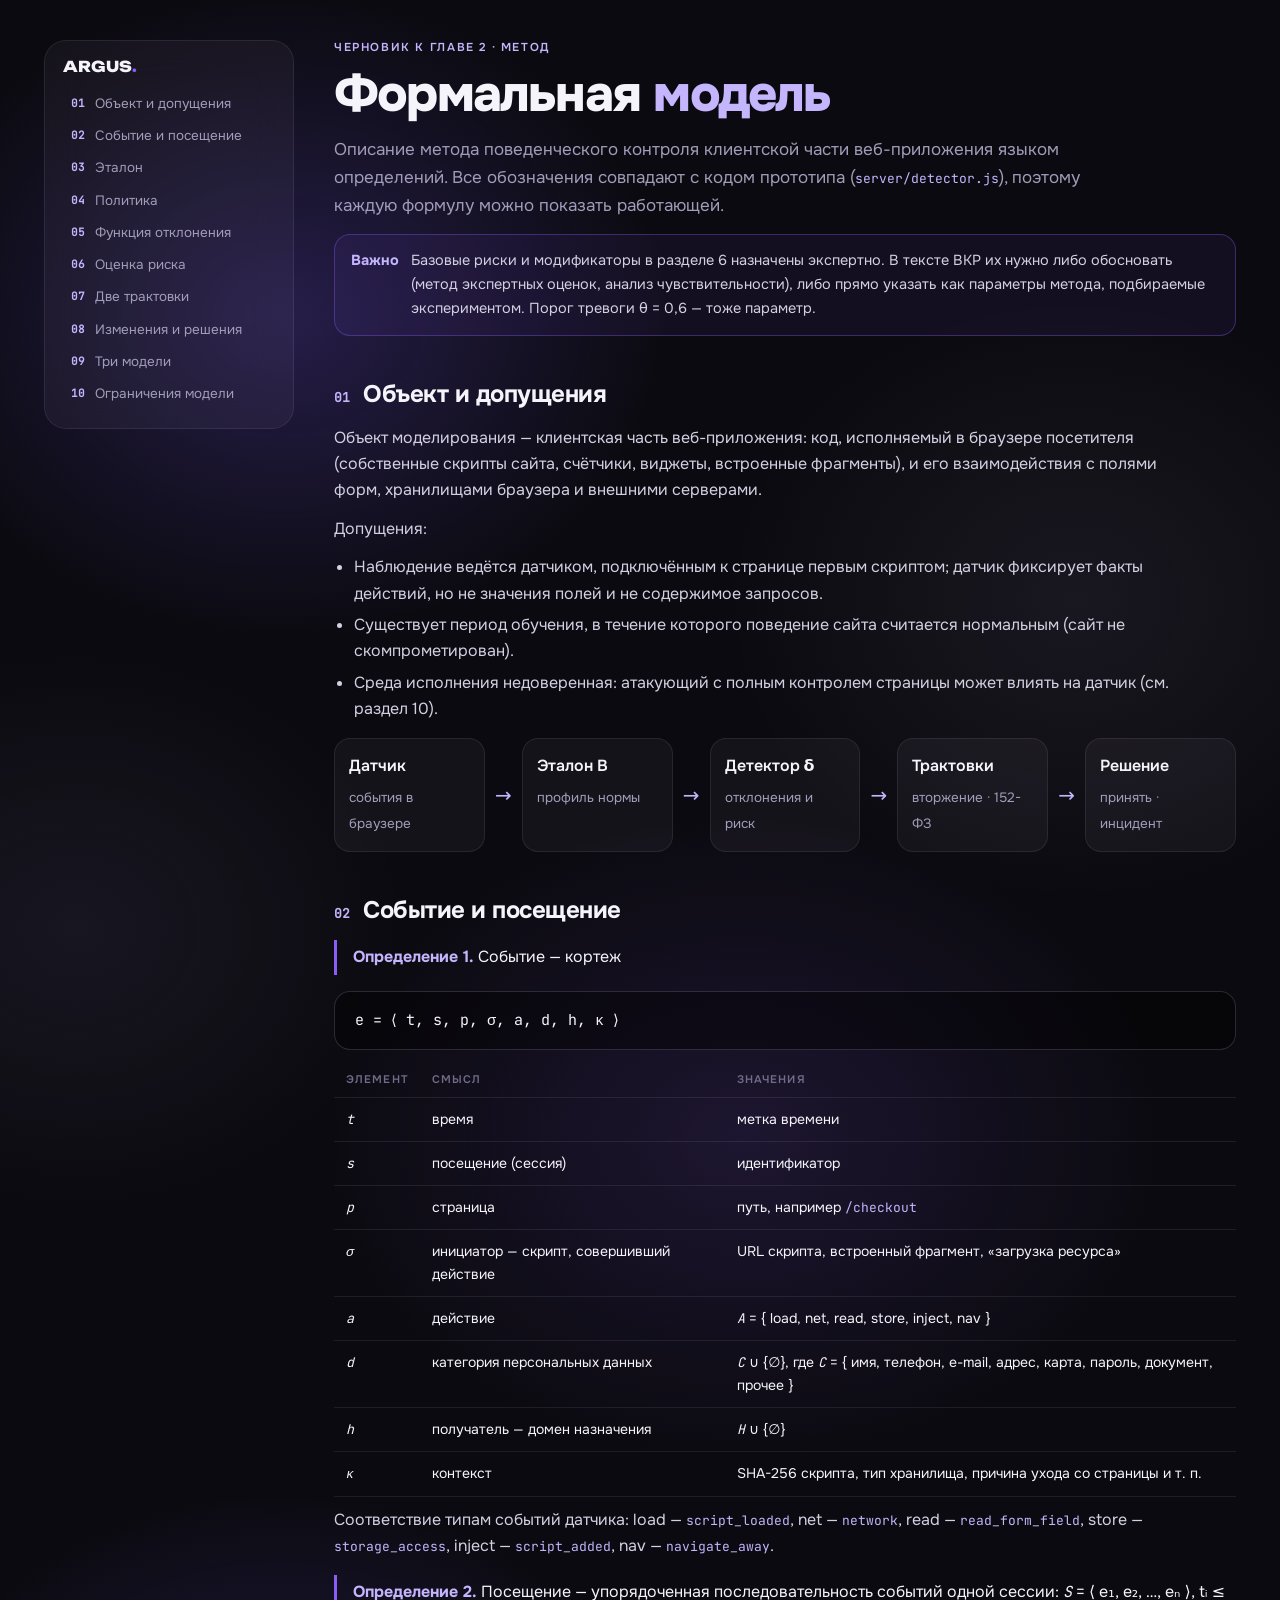
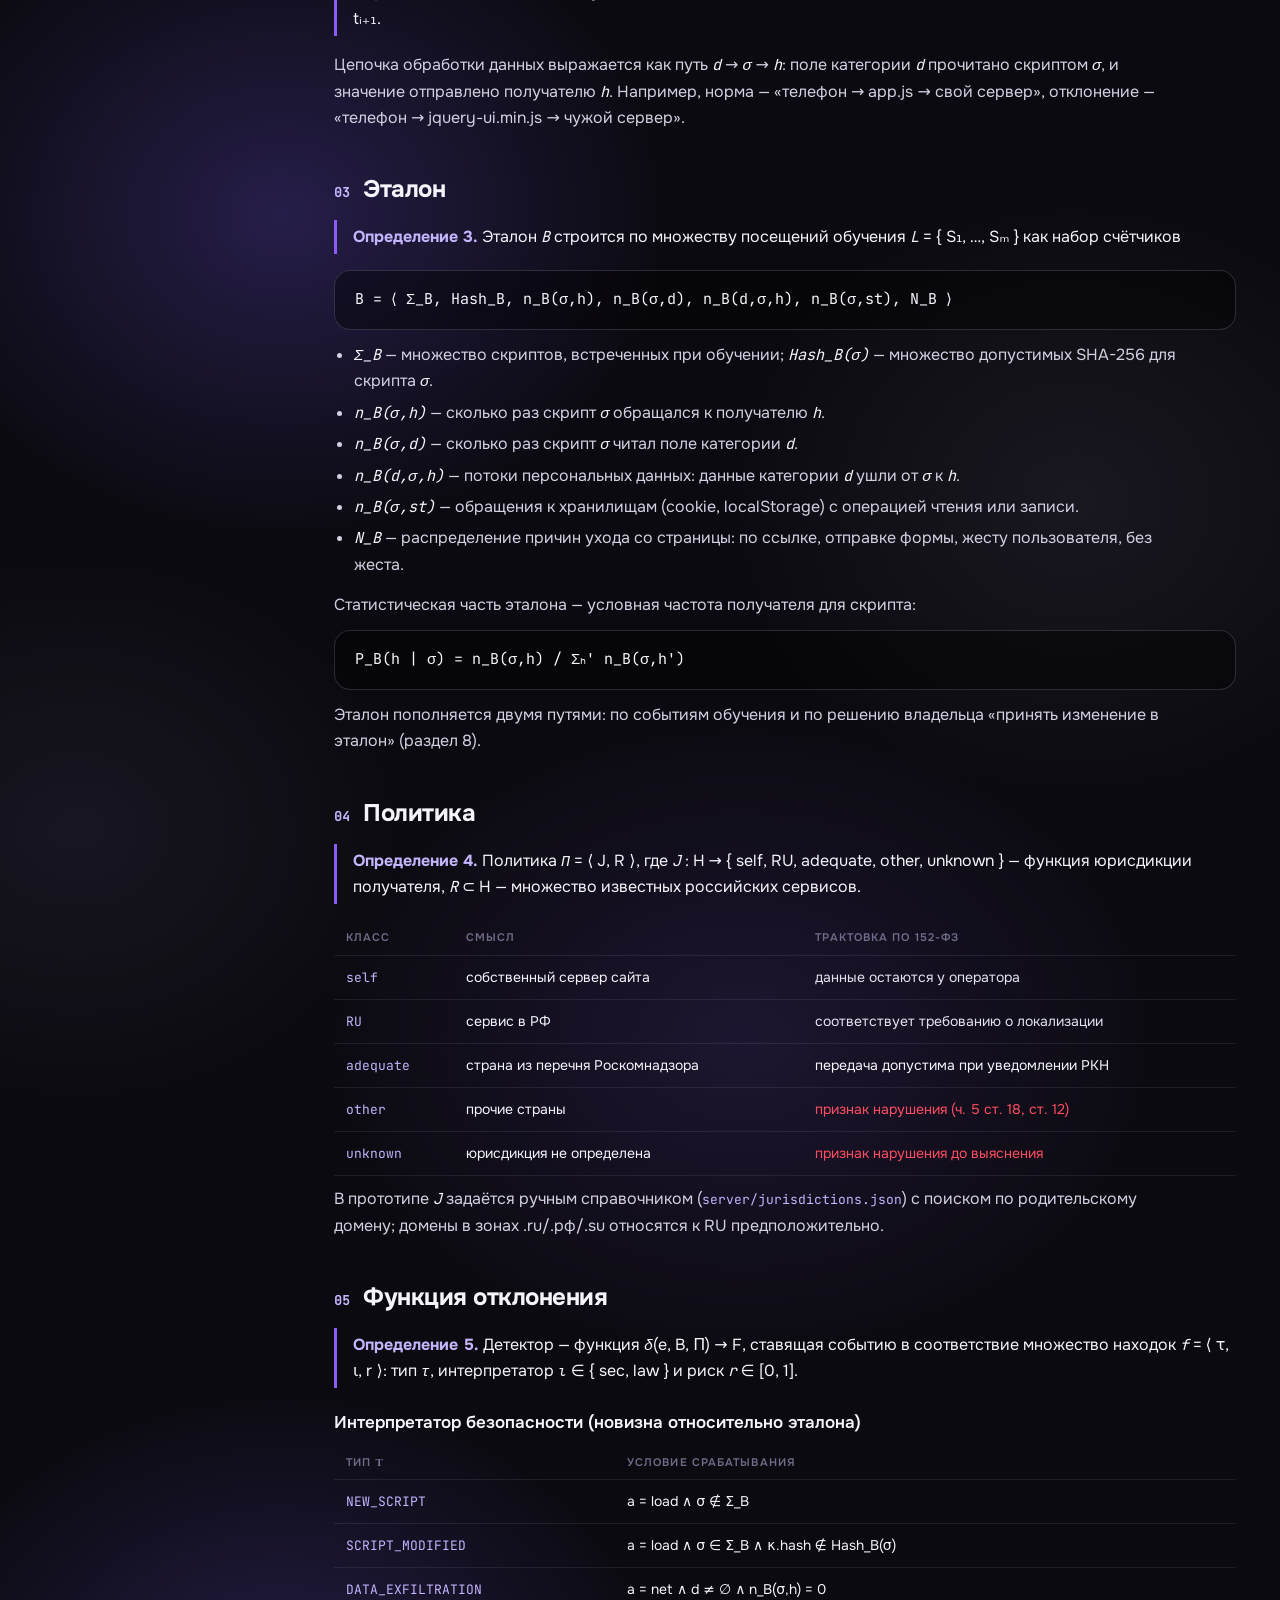
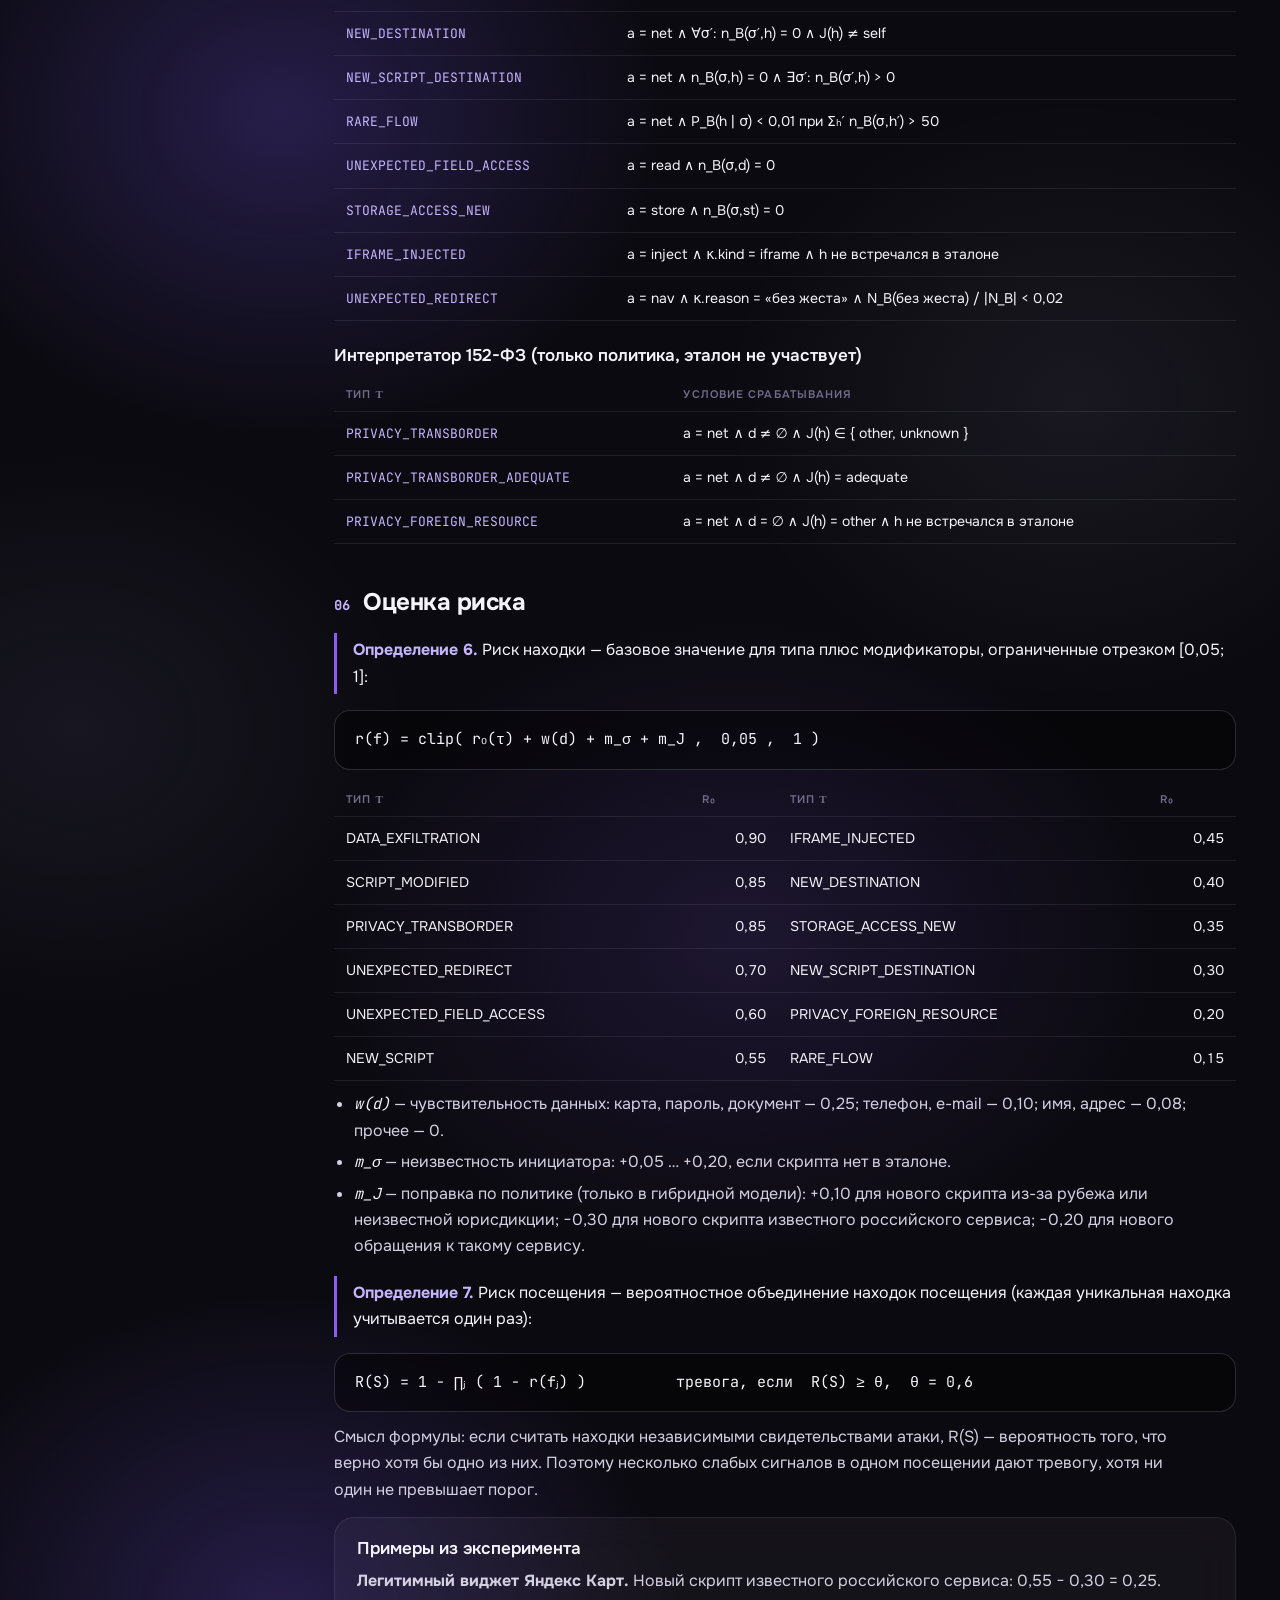
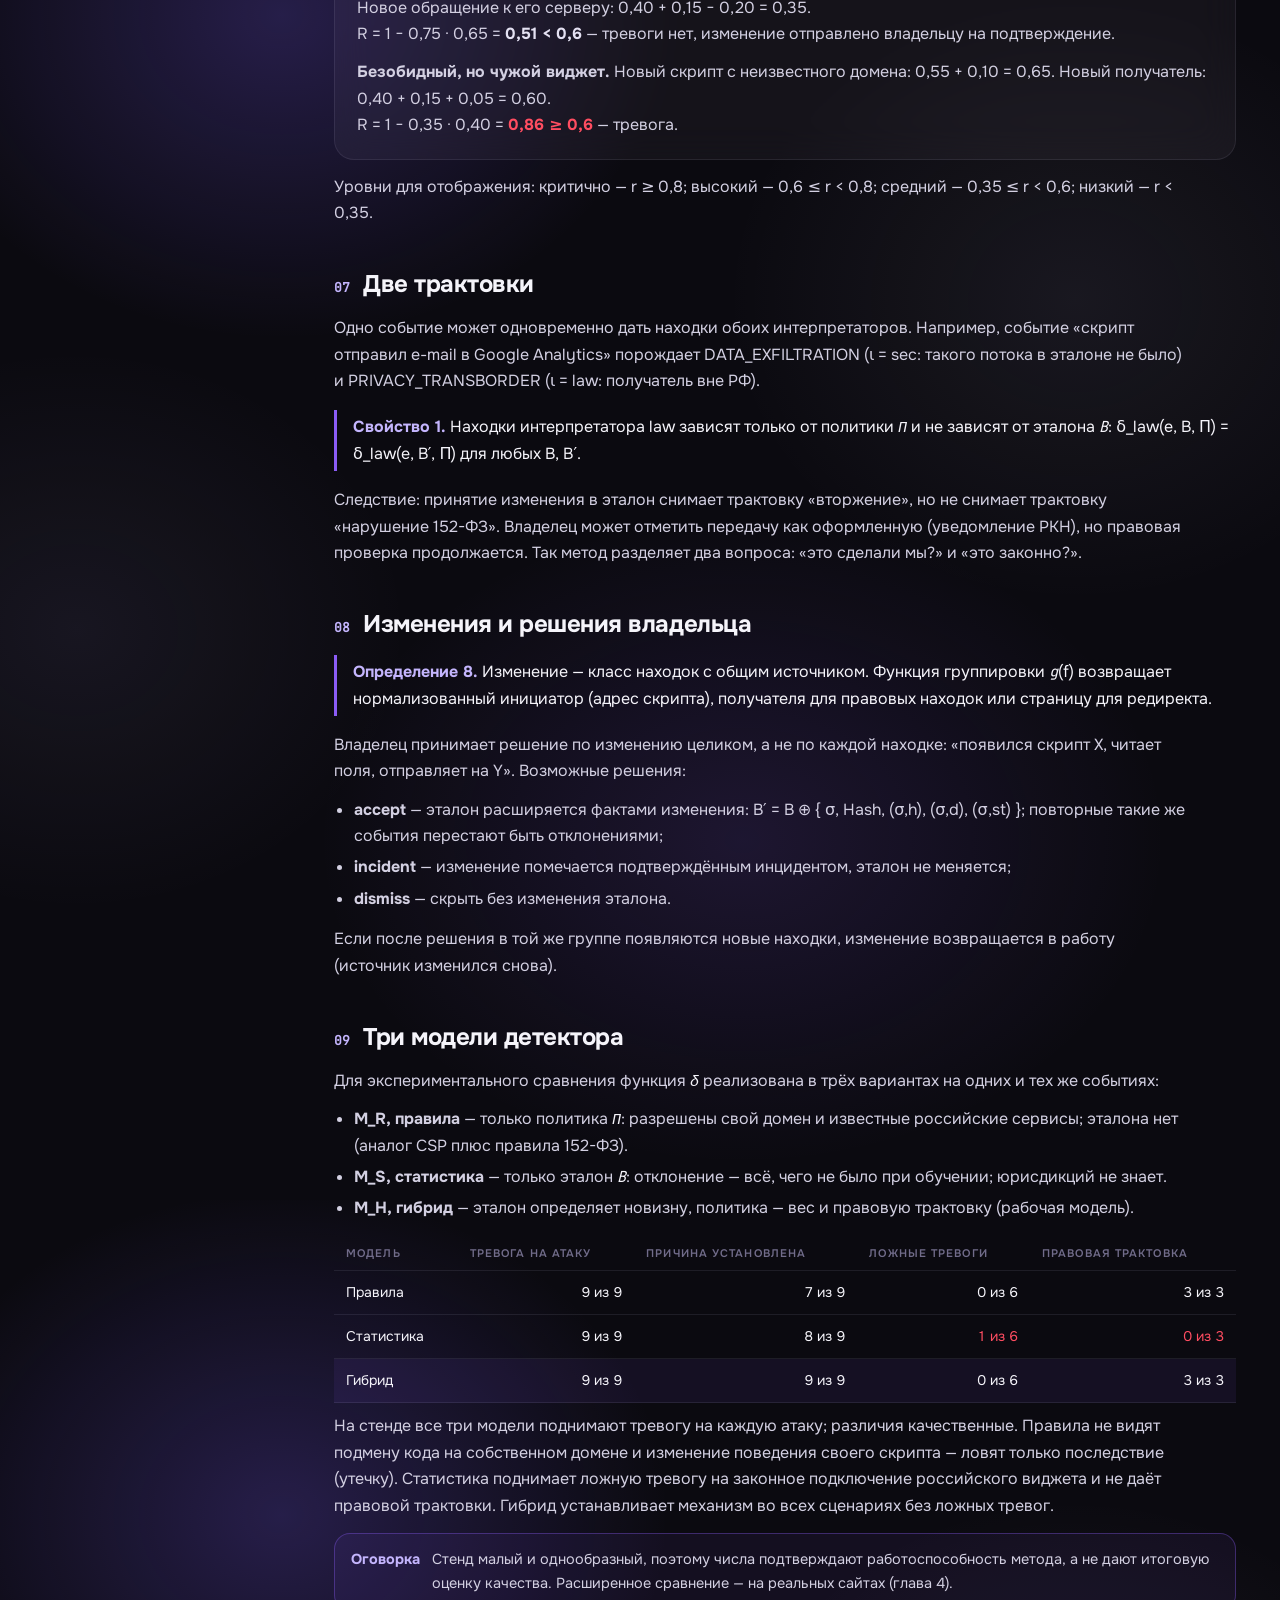
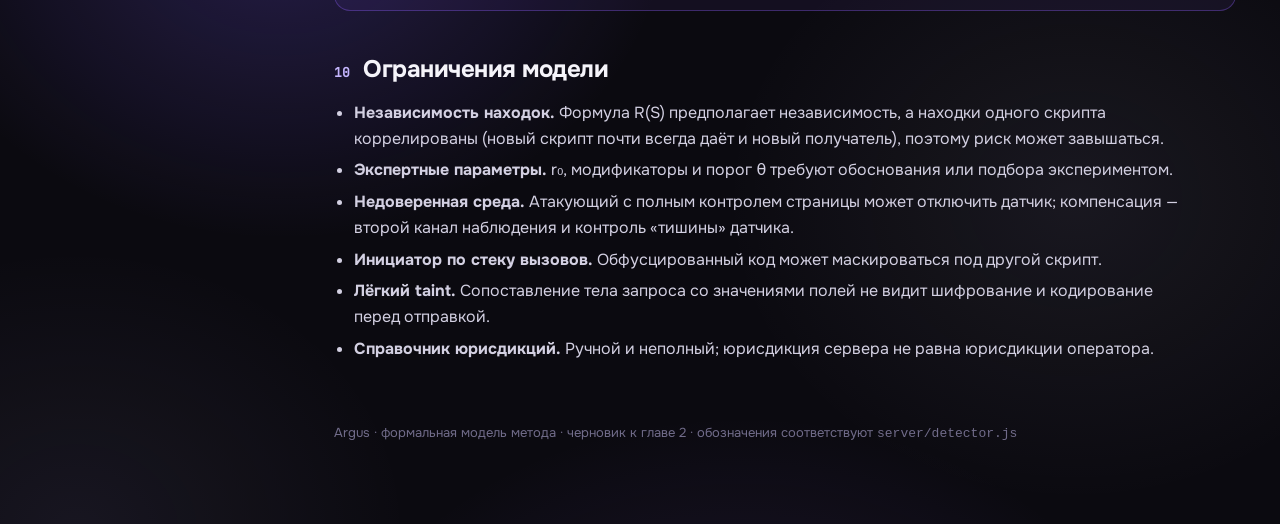
<file: docs/model.html>
<!doctype html>
<!--
                   __    __        _____
   ____ ___  _____/ /_  / /_______/ ___/
  / __ `__ \/ ___/ __ \/ //_/ ___/ __ \
 / / / / / (__  ) / / / ,< / /  / /_/ /
/_/ /_/ /_/____/_/ /_/_/|_/_/   \____/

 file:    docs/model.html
 author:  mshkr6
 created: 2026-10-08
 about:   Формальная модель метода Argus — черновик к главе 2 ВКР:
          событие, эталон, политика, детектор, риск, две трактовки, решения владельца, три модели.
-->
<html lang="ru"><head><meta charset="utf-8"><title>Argus — формальная модель метода</title>
<meta name="viewport" content="width=device-width, initial-scale=1">
<style>
@font-face{font-family:Onest;font-weight:400;src:url([data-uri]) format("woff2");unicode-range:U+0400-045F,U+2116}
@font-face{font-family:Onest;font-weight:400;src:url([data-uri]) format("woff2");unicode-range:U+0000-00FF,U+2000-206F,U+2190-22FF}
@font-face{font-family:Onest;font-weight:500;src:url([data-uri]) format("woff2");unicode-range:U+0400-045F,U+2116}
@font-face{font-family:Onest;font-weight:500;src:url([data-uri]) format("woff2");unicode-range:U+0000-00FF,U+2000-206F,U+2190-22FF}
@font-face{font-family:Onest;font-weight:600;src:url([data-uri]) format("woff2");unicode-range:U+0400-045F,U+2116}
@font-face{font-family:Onest;font-weight:600;src:url([data-uri]) format("woff2");unicode-range:U+0000-00FF,U+2000-206F,U+2190-22FF}
@font-face{font-family:Onest;font-weight:700;src:url([data-uri]) format("woff2");unicode-range:U+0400-045F,U+2116}
@font-face{font-family:Onest;font-weight:700;src:url([data-uri]) format("woff2");unicode-range:U+0000-00FF,U+2000-206F,U+2190-22FF}
@font-face{font-family:Onest;font-weight:800;src:url([data-uri]) format("woff2");unicode-range:U+0400-045F,U+2116}
@font-face{font-family:Onest;font-weight:800;src:url([data-uri]) format("woff2");unicode-range:U+0000-00FF,U+2000-206F,U+2190-22FF}
@font-face{font-family:Unbounded;font-weight:800;src:url([data-uri]) format("woff2");unicode-range:U+0400-045F,U+2116}
@font-face{font-family:Unbounded;font-weight:800;src:url([data-uri]) format("woff2");unicode-range:U+0000-00FF,U+2000-206F}
@font-face{font-family:"JetBrains Mono";src:url([data-uri]) format("woff2");unicode-range:U+0400-045F}
@font-face{font-family:"JetBrains Mono";src:url([data-uri]) format("woff2");unicode-range:U+0000-00FF,U+2000-206F,U+2190-22FF}
:root{--bg:#0b0a10;--glass:rgba(236,232,255,.045);--line:rgba(220,214,255,.09);--line2:rgba(220,214,255,.17);--text:#f5f4fa;--soft:#d3d0e2;--muted:#a19cb9;--dim:#716c8a;--accent:#8b5cf6;--accent-t:#c4b5fd;--ok:#e4e1f2;--crit:#ff4d61;--law:#b9a4ff;--codebg:rgba(0,0,0,.4);--shadow:none;--m1:rgba(124,92,255,.24);--m2:rgba(214,208,240,.07);--m3:rgba(139,92,246,.14);--m4:rgba(196,181,253,.07)}
@media print{}
*{box-sizing:border-box}html{background:var(--bg);scroll-behavior:smooth;transition:background .3s}
body{margin:0;color:var(--text);font:16px/1.65 Onest,system-ui,sans-serif;-webkit-font-smoothing:antialiased;position:relative}
.bgfx{position:absolute;inset:0;pointer-events:none;z-index:0;background:radial-gradient(42% 30% at 22% 21%,var(--m1),transparent 72%),radial-gradient(38% 28% at 84% 40%,var(--m2),transparent 72%),radial-gradient(46% 30% at 58% 76%,var(--m3),transparent 72%),radial-gradient(36% 26% at 6% 62%,var(--m4),transparent 72%);background-size:100% 1500px;background-repeat:repeat-y}

.layout{position:relative;z-index:1;max-width:1240px;margin:0 auto;padding:0 24px;display:grid;grid-template-columns:250px minmax(0,1fr);gap:40px}
nav.side{position:sticky;top:24px;align-self:start;margin-top:40px;padding:18px;border-radius:22px;background:var(--glass);border:1px solid var(--line);box-shadow:var(--shadow);backdrop-filter:blur(20px);-webkit-backdrop-filter:blur(20px)}
nav.side b{display:block;font:800 15px/1 Unbounded,sans-serif;text-transform:uppercase;margin-bottom:14px}nav.side b i{font-style:normal;color:var(--accent)}
nav.side a{display:flex;gap:10px;padding:7px 8px;border-radius:10px;color:var(--muted);text-decoration:none;font-size:13.5px;line-height:1.35}
nav.side a:hover{color:var(--text);background:var(--glass)}nav.side a span{font:600 11px/1.6 "JetBrains Mono",monospace;color:var(--accent-t);flex:none}
main{padding:40px 0 80px;min-width:0}
.label{font:600 11.5px/1.4 Onest;letter-spacing:.14em;text-transform:uppercase;color:var(--accent-t)}
h1{font:800 clamp(30px,4vw,52px)/1.05 Onest,sans-serif;letter-spacing:-.035em;margin:12px 0 14px}
h1 em{font-style:normal;color:var(--accent-t)}
.lead{color:var(--muted);font-size:17px;max-width:72ch}
section{margin-top:44px;scroll-margin-top:20px}
h2{display:flex;gap:14px;align-items:baseline;font:700 24px/1.2 Onest,sans-serif;letter-spacing:-.02em;margin:0 0 16px}
h2 span{font:600 13px/1 "JetBrains Mono",monospace;color:var(--accent-t)}
h3{font:600 17px/1.3 Onest;margin:24px 0 8px}
p{margin:0 0 12px;max-width:78ch;color:var(--soft)}
.card{padding:20px 22px;border-radius:20px;background:var(--glass);border:1px solid var(--line);box-shadow:var(--shadow);margin:14px 0;backdrop-filter:blur(18px);-webkit-backdrop-filter:blur(18px)}
.f{font:400 15px/1.7 "JetBrains Mono",monospace;color:var(--text);padding:16px 20px;border-radius:16px;border:1px solid var(--line2);background:var(--codebg);overflow-x:auto;white-space:pre;margin:12px 0}
.f .c{color:var(--dim)}
var{font-style:italic;color:var(--text);font-family:"JetBrains Mono",monospace;font-size:.95em}
.def{border-left:3px solid var(--accent);padding:4px 0 4px 16px;margin:16px 0}
.def b{color:var(--accent-t)}
table{width:100%;border-collapse:collapse;font-size:14px;margin:10px 0}
th,td{text-align:left;padding:10px 12px;border-bottom:1px solid var(--line);vertical-align:top}
th{color:var(--dim);font:600 11px/1.3 Onest;letter-spacing:.1em;text-transform:uppercase}
td code,p code,li code{font:400 13px "JetBrains Mono",monospace;color:var(--accent-t)}
td.num{text-align:right;font-variant-numeric:tabular-nums}
tr.best td{background:color-mix(in srgb,var(--accent) 8%,transparent)}
ul{margin:8px 0 14px;padding-left:20px;color:var(--soft)}li{margin:5px 0;max-width:76ch}
.note{display:flex;gap:12px;padding:14px 16px;border-radius:16px;border:1px solid color-mix(in srgb,var(--accent) 35%,transparent);background:color-mix(in srgb,var(--accent) 7%,transparent);color:var(--soft);font-size:14.5px;margin:14px 0}
.note b{color:var(--accent-t);white-space:nowrap}
.law{color:var(--law)}.ok{color:var(--ok)}.bad{color:var(--crit)}
.scheme{display:flex;gap:10px;align-items:stretch;flex-wrap:wrap;margin:16px 0}
.scheme div{flex:1;min-width:140px;padding:14px;border-radius:16px;background:var(--glass);border:1px solid var(--line)}
.scheme div b{display:block;font-weight:600;margin-bottom:4px}.scheme div span{color:var(--muted);font-size:13.5px}
.scheme i{align-self:center;color:var(--accent-t);font-style:normal;font-size:20px}
footer{color:var(--dim);font-size:13px;margin-top:60px}
@media (max-width:900px){.layout{grid-template-columns:1fr}nav.side{position:static;margin-top:24px}}
@media print{.bgfx,nav.side{display:none}.layout{display:block}body{background:#fff;color:#111}}
</style></head><body>
<div class="bgfx" aria-hidden="true"></div>
<div class="layout">
<nav class="side">
  <b>Argus<i>.</i></b>
  <a href="#s1"><span>01</span>Объект и допущения</a>
  <a href="#s2"><span>02</span>Событие и посещение</a>
  <a href="#s3"><span>03</span>Эталон</a>
  <a href="#s4"><span>04</span>Политика</a>
  <a href="#s5"><span>05</span>Функция отклонения</a>
  <a href="#s6"><span>06</span>Оценка риска</a>
  <a href="#s7"><span>07</span>Две трактовки</a>
  <a href="#s8"><span>08</span>Изменения и решения</a>
  <a href="#s9"><span>09</span>Три модели</a>
  <a href="#s10"><span>10</span>Ограничения модели</a>
</nav>
<main>
  <div class="label">Черновик к главе 2 · метод</div>
  <h1>Формальная <em>модель</em></h1>
  <p class="lead">Описание метода поведенческого контроля клиентской части веб-приложения языком определений. Все обозначения совпадают с кодом прототипа (<code>server/detector.js</code>), поэтому каждую формулу можно показать работающей.</p>
  <div class="note"><b>Важно</b><span>Базовые риски и модификаторы в разделе 6 назначены экспертно. В тексте ВКР их нужно либо обосновать (метод экспертных оценок, анализ чувствительности), либо прямо указать как параметры метода, подбираемые экспериментом. Порог тревоги θ = 0,6 — тоже параметр.</span></div>

  <section id="s1"><h2><span>01</span>Объект и допущения</h2>
    <p>Объект моделирования — клиентская часть веб-приложения: код, исполняемый в браузере посетителя (собственные скрипты сайта, счётчики, виджеты, встроенные фрагменты), и его взаимодействия с полями форм, хранилищами браузера и внешними серверами.</p>
    <p>Допущения:</p>
    <ul>
      <li>Наблюдение ведётся датчиком, подключённым к странице первым скриптом; датчик фиксирует факты действий, но не значения полей и не содержимое запросов.</li>
      <li>Существует период обучения, в течение которого поведение сайта считается нормальным (сайт не скомпрометирован).</li>
      <li>Среда исполнения недоверенная: атакующий с полным контролем страницы может влиять на датчик (см. раздел 10).</li>
    </ul>
    <div class="scheme"><div><b>Датчик</b><span>события в браузере</span></div><i>→</i><div><b>Эталон B</b><span>профиль нормы</span></div><i>→</i><div><b>Детектор δ</b><span>отклонения и риск</span></div><i>→</i><div><b>Трактовки</b><span>вторжение · 152-ФЗ</span></div><i>→</i><div><b>Решение</b><span>принять · инцидент</span></div></div>
  </section>

  <section id="s2"><h2><span>02</span>Событие и посещение</h2>
    <div class="def"><b>Определение 1.</b> Событие — кортеж</div>
    <div class="f">e = ⟨ t, s, p, σ, a, d, h, κ ⟩</div>
    <table>
      <tr><th>Элемент</th><th>Смысл</th><th>Значения</th></tr>
      <tr><td><var>t</var></td><td>время</td><td>метка времени</td></tr>
      <tr><td><var>s</var></td><td>посещение (сессия)</td><td>идентификатор</td></tr>
      <tr><td><var>p</var></td><td>страница</td><td>путь, например <code>/checkout</code></td></tr>
      <tr><td><var>σ</var></td><td>инициатор — скрипт, совершивший действие</td><td>URL скрипта, встроенный фрагмент, «загрузка ресурса»</td></tr>
      <tr><td><var>a</var></td><td>действие</td><td><var>A</var> = { load, net, read, store, inject, nav }</td></tr>
      <tr><td><var>d</var></td><td>категория персональных данных</td><td><var>C</var> ∪ {∅}, где <var>C</var> = { имя, телефон, e-mail, адрес, карта, пароль, документ, прочее }</td></tr>
      <tr><td><var>h</var></td><td>получатель — домен назначения</td><td><var>H</var> ∪ {∅}</td></tr>
      <tr><td><var>κ</var></td><td>контекст</td><td>SHA-256 скрипта, тип хранилища, причина ухода со страницы и т. п.</td></tr>
    </table>
    <p>Соответствие типам событий датчика: load — <code>script_loaded</code>, net — <code>network</code>, read — <code>read_form_field</code>, store — <code>storage_access</code>, inject — <code>script_added</code>, nav — <code>navigate_away</code>.</p>
    <div class="def"><b>Определение 2.</b> Посещение — упорядоченная последовательность событий одной сессии: <var>S</var> = ⟨ e₁, e₂, …, eₙ ⟩, tᵢ ≤ tᵢ₊₁.</div>
    <p>Цепочка обработки данных выражается как путь <var>d</var> → <var>σ</var> → <var>h</var>: поле категории <var>d</var> прочитано скриптом <var>σ</var>, и значение отправлено получателю <var>h</var>. Например, норма — «телефон → app.js → свой сервер», отклонение — «телефон → jquery-ui.min.js → чужой сервер».</p>
  </section>

  <section id="s3"><h2><span>03</span>Эталон</h2>
    <div class="def"><b>Определение 3.</b> Эталон <var>B</var> строится по множеству посещений обучения <var>L</var> = { S₁, …, Sₘ } как набор счётчиков</div>
    <div class="f">B = ⟨ Σ_B, Hash_B, n_B(σ,h), n_B(σ,d), n_B(d,σ,h), n_B(σ,st), N_B ⟩</div>
    <ul>
      <li><var>Σ_B</var> — множество скриптов, встреченных при обучении; <var>Hash_B(σ)</var> — множество допустимых SHA-256 для скрипта <var>σ</var>.</li>
      <li><var>n_B(σ,h)</var> — сколько раз скрипт <var>σ</var> обращался к получателю <var>h</var>.</li>
      <li><var>n_B(σ,d)</var> — сколько раз скрипт <var>σ</var> читал поле категории <var>d</var>.</li>
      <li><var>n_B(d,σ,h)</var> — потоки персональных данных: данные категории <var>d</var> ушли от <var>σ</var> к <var>h</var>.</li>
      <li><var>n_B(σ,st)</var> — обращения к хранилищам (cookie, localStorage) с операцией чтения или записи.</li>
      <li><var>N_B</var> — распределение причин ухода со страницы: по ссылке, отправке формы, жесту пользователя, без жеста.</li>
    </ul>
    <p>Статистическая часть эталона — условная частота получателя для скрипта:</p>
    <div class="f">P_B(h | σ) = n_B(σ,h) / Σₕ' n_B(σ,h')</div>
    <p>Эталон пополняется двумя путями: по событиям обучения и по решению владельца «принять изменение в эталон» (раздел 8).</p>
  </section>

  <section id="s4"><h2><span>04</span>Политика</h2>
    <div class="def"><b>Определение 4.</b> Политика <var>Π</var> = ⟨ J, R ⟩, где <var>J</var> : H → { self, RU, adequate, other, unknown } — функция юрисдикции получателя, <var>R</var> ⊂ H — множество известных российских сервисов.</div>
    <table>
      <tr><th>Класс</th><th>Смысл</th><th>Трактовка по 152-ФЗ</th></tr>
      <tr><td><code>self</code></td><td>собственный сервер сайта</td><td class="ok">данные остаются у оператора</td></tr>
      <tr><td><code>RU</code></td><td>сервис в РФ</td><td class="ok">соответствует требованию о локализации</td></tr>
      <tr><td><code>adequate</code></td><td>страна из перечня Роскомнадзора</td><td>передача допустима при уведомлении РКН</td></tr>
      <tr><td><code>other</code></td><td>прочие страны</td><td class="bad">признак нарушения (ч. 5 ст. 18, ст. 12)</td></tr>
      <tr><td><code>unknown</code></td><td>юрисдикция не определена</td><td class="bad">признак нарушения до выяснения</td></tr>
    </table>
    <p>В прототипе <var>J</var> задаётся ручным справочником (<code>server/jurisdictions.json</code>) с поиском по родительскому домену; домены в зонах .ru/.рф/.su относятся к RU предположительно.</p>
  </section>

  <section id="s5"><h2><span>05</span>Функция отклонения</h2>
    <div class="def"><b>Определение 5.</b> Детектор — функция <var>δ</var>(e, B, Π) → F, ставящая событию в соответствие множество находок <var>f</var> = ⟨ τ, ι, r ⟩: тип <var>τ</var>, интерпретатор <var>ι</var> ∈ { sec, law } и риск <var>r</var> ∈ [0, 1].</div>
    <h3>Интерпретатор безопасности (новизна относительно эталона)</h3>
    <table>
      <tr><th>Тип τ</th><th>Условие срабатывания</th></tr>
      <tr><td><code>NEW_SCRIPT</code></td><td>a = load ∧ σ ∉ Σ_B</td></tr>
      <tr><td><code>SCRIPT_MODIFIED</code></td><td>a = load ∧ σ ∈ Σ_B ∧ κ.hash ∉ Hash_B(σ)</td></tr>
      <tr><td><code>DATA_EXFILTRATION</code></td><td>a = net ∧ d ≠ ∅ ∧ n_B(σ,h) = 0</td></tr>
      <tr><td><code>NEW_DESTINATION</code></td><td>a = net ∧ ∀σ′: n_B(σ′,h) = 0 ∧ J(h) ≠ self</td></tr>
      <tr><td><code>NEW_SCRIPT_DESTINATION</code></td><td>a = net ∧ n_B(σ,h) = 0 ∧ ∃σ′: n_B(σ′,h) &gt; 0</td></tr>
      <tr><td><code>RARE_FLOW</code></td><td>a = net ∧ P_B(h | σ) &lt; 0,01 при Σₕ′ n_B(σ,h′) &gt; 50</td></tr>
      <tr><td><code>UNEXPECTED_FIELD_ACCESS</code></td><td>a = read ∧ n_B(σ,d) = 0</td></tr>
      <tr><td><code>STORAGE_ACCESS_NEW</code></td><td>a = store ∧ n_B(σ,st) = 0</td></tr>
      <tr><td><code>IFRAME_INJECTED</code></td><td>a = inject ∧ κ.kind = iframe ∧ h не встречался в эталоне</td></tr>
      <tr><td><code>UNEXPECTED_REDIRECT</code></td><td>a = nav ∧ κ.reason = «без жеста» ∧ N_B(без жеста) / |N_B| &lt; 0,02</td></tr>
    </table>
    <h3>Интерпретатор 152-ФЗ (только политика, эталон не участвует)</h3>
    <table>
      <tr><th>Тип τ</th><th>Условие срабатывания</th></tr>
      <tr><td class="law"><code>PRIVACY_TRANSBORDER</code></td><td>a = net ∧ d ≠ ∅ ∧ J(h) ∈ { other, unknown }</td></tr>
      <tr><td class="law"><code>PRIVACY_TRANSBORDER_ADEQUATE</code></td><td>a = net ∧ d ≠ ∅ ∧ J(h) = adequate</td></tr>
      <tr><td class="law"><code>PRIVACY_FOREIGN_RESOURCE</code></td><td>a = net ∧ d = ∅ ∧ J(h) = other ∧ h не встречался в эталоне</td></tr>
    </table>
  </section>

  <section id="s6"><h2><span>06</span>Оценка риска</h2>
    <div class="def"><b>Определение 6.</b> Риск находки — базовое значение для типа плюс модификаторы, ограниченные отрезком [0,05; 1]:</div>
    <div class="f">r(f) = clip( r₀(τ) + w(d) + m_σ + m_J ,  0,05 ,  1 )</div>
    <table>
      <tr><th>Тип τ</th><th class="num">r₀</th><th>Тип τ</th><th class="num">r₀</th></tr>
      <tr><td>DATA_EXFILTRATION</td><td class="num">0,90</td><td>IFRAME_INJECTED</td><td class="num">0,45</td></tr>
      <tr><td>SCRIPT_MODIFIED</td><td class="num">0,85</td><td>NEW_DESTINATION</td><td class="num">0,40</td></tr>
      <tr><td>PRIVACY_TRANSBORDER</td><td class="num">0,85</td><td>STORAGE_ACCESS_NEW</td><td class="num">0,35</td></tr>
      <tr><td>UNEXPECTED_REDIRECT</td><td class="num">0,70</td><td>NEW_SCRIPT_DESTINATION</td><td class="num">0,30</td></tr>
      <tr><td>UNEXPECTED_FIELD_ACCESS</td><td class="num">0,60</td><td>PRIVACY_FOREIGN_RESOURCE</td><td class="num">0,20</td></tr>
      <tr><td>NEW_SCRIPT</td><td class="num">0,55</td><td>RARE_FLOW</td><td class="num">0,15</td></tr>
    </table>
    <ul>
      <li><var>w(d)</var> — чувствительность данных: карта, пароль, документ — 0,25; телефон, e-mail — 0,10; имя, адрес — 0,08; прочее — 0.</li>
      <li><var>m_σ</var> — неизвестность инициатора: +0,05 … +0,20, если скрипта нет в эталоне.</li>
      <li><var>m_J</var> — поправка по политике (только в гибридной модели): +0,10 для нового скрипта из-за рубежа или неизвестной юрисдикции; −0,30 для нового скрипта известного российского сервиса; −0,20 для нового обращения к такому сервису.</li>
    </ul>
    <div class="def"><b>Определение 7.</b> Риск посещения — вероятностное объединение находок посещения (каждая уникальная находка учитывается один раз):</div>
    <div class="f">R(S) = 1 − ∏ⱼ ( 1 − r(fⱼ) )          тревога, если  R(S) ≥ θ,  θ = 0,6</div>
    <p>Смысл формулы: если считать находки независимыми свидетельствами атаки, R(S) — вероятность того, что верно хотя бы одно из них. Поэтому несколько слабых сигналов в одном посещении дают тревогу, хотя ни один не превышает порог.</p>
    <div class="card">
      <h3 style="margin-top:0">Примеры из эксперимента</h3>
      <p><b>Легитимный виджет Яндекс Карт.</b> Новый скрипт известного российского сервиса: 0,55 − 0,30 = 0,25. Новое обращение к его серверу: 0,40 + 0,15 − 0,20 = 0,35.<br>R = 1 − 0,75 · 0,65 = <b class="ok">0,51 &lt; 0,6</b> — тревоги нет, изменение отправлено владельцу на подтверждение.</p>
      <p style="margin-bottom:0"><b>Безобидный, но чужой виджет.</b> Новый скрипт с неизвестного домена: 0,55 + 0,10 = 0,65. Новый получатель: 0,40 + 0,15 + 0,05 = 0,60.<br>R = 1 − 0,35 · 0,40 = <b class="bad">0,86 ≥ 0,6</b> — тревога.</p>
    </div>
    <p>Уровни для отображения: критично — r ≥ 0,8; высокий — 0,6 ≤ r &lt; 0,8; средний — 0,35 ≤ r &lt; 0,6; низкий — r &lt; 0,35.</p>
  </section>

  <section id="s7"><h2><span>07</span>Две трактовки</h2>
    <p>Одно событие может одновременно дать находки обоих интерпретаторов. Например, событие «скрипт отправил e-mail в Google Analytics» порождает DATA_EXFILTRATION (ι = sec: такого потока в эталоне не было) и PRIVACY_TRANSBORDER (ι = law: получатель вне РФ).</p>
    <div class="def"><b>Свойство 1.</b> Находки интерпретатора law зависят только от политики <var>Π</var> и не зависят от эталона <var>B</var>: δ_law(e, B, Π) = δ_law(e, B′, Π) для любых B, B′.</div>
    <p>Следствие: принятие изменения в эталон снимает трактовку «вторжение», но не снимает трактовку «нарушение 152-ФЗ». Владелец может отметить передачу как оформленную (уведомление РКН), но правовая проверка продолжается. Так метод разделяет два вопроса: «это сделали мы?» и «это законно?».</p>
  </section>

  <section id="s8"><h2><span>08</span>Изменения и решения владельца</h2>
    <div class="def"><b>Определение 8.</b> Изменение — класс находок с общим источником. Функция группировки <var>g</var>(f) возвращает нормализованный инициатор (адрес скрипта), получателя для правовых находок или страницу для редиректа.</div>
    <p>Владелец принимает решение по изменению целиком, а не по каждой находке: «появился скрипт X, читает поля, отправляет на Y». Возможные решения:</p>
    <ul>
      <li><b>accept</b> — эталон расширяется фактами изменения: B′ = B ⊕ { σ, Hash, (σ,h), (σ,d), (σ,st) }; повторные такие же события перестают быть отклонениями;</li>
      <li><b>incident</b> — изменение помечается подтверждённым инцидентом, эталон не меняется;</li>
      <li><b>dismiss</b> — скрыть без изменения эталона.</li>
    </ul>
    <p>Если после решения в той же группе появляются новые находки, изменение возвращается в работу (источник изменился снова).</p>
  </section>

  <section id="s9"><h2><span>09</span>Три модели детектора</h2>
    <p>Для экспериментального сравнения функция <var>δ</var> реализована в трёх вариантах на одних и тех же событиях:</p>
    <ul>
      <li><b>M_R, правила</b> — только политика <var>Π</var>: разрешены свой домен и известные российские сервисы; эталона нет (аналог CSP плюс правила 152-ФЗ).</li>
      <li><b>M_S, статистика</b> — только эталон <var>B</var>: отклонение — всё, чего не было при обучении; юрисдикций не знает.</li>
      <li><b>M_H, гибрид</b> — эталон определяет новизну, политика — вес и правовую трактовку (рабочая модель).</li>
    </ul>
    <table>
      <tr><th>Модель</th><th class="num">Тревога на атаку</th><th class="num">Причина установлена</th><th class="num">Ложные тревоги</th><th class="num">Правовая трактовка</th></tr>
      <tr><td>Правила</td><td class="num">9 из 9</td><td class="num">7 из 9</td><td class="num">0 из 6</td><td class="num">3 из 3</td></tr>
      <tr><td>Статистика</td><td class="num">9 из 9</td><td class="num">8 из 9</td><td class="num bad">1 из 6</td><td class="num bad">0 из 3</td></tr>
      <tr class="best"><td>Гибрид</td><td class="num">9 из 9</td><td class="num">9 из 9</td><td class="num">0 из 6</td><td class="num">3 из 3</td></tr>
    </table>
    <p>На стенде все три модели поднимают тревогу на каждую атаку; различия качественные. Правила не видят подмену кода на собственном домене и изменение поведения своего скрипта — ловят только последствие (утечку). Статистика поднимает ложную тревогу на законное подключение российского виджета и не даёт правовой трактовки. Гибрид устанавливает механизм во всех сценариях без ложных тревог.</p>
    <div class="note"><b>Оговорка</b><span>Стенд малый и однообразный, поэтому числа подтверждают работоспособность метода, а не дают итоговую оценку качества. Расширенное сравнение — на реальных сайтах (глава 4).</span></div>
  </section>

  <section id="s10"><h2><span>10</span>Ограничения модели</h2>
    <ul>
      <li><b>Независимость находок.</b> Формула R(S) предполагает независимость, а находки одного скрипта коррелированы (новый скрипт почти всегда даёт и новый получатель), поэтому риск может завышаться.</li>
      <li><b>Экспертные параметры.</b> r₀, модификаторы и порог θ требуют обоснования или подбора экспериментом.</li>
      <li><b>Недоверенная среда.</b> Атакующий с полным контролем страницы может отключить датчик; компенсация — второй канал наблюдения и контроль «тишины» датчика.</li>
      <li><b>Инициатор по стеку вызовов.</b> Обфусцированный код может маскироваться под другой скрипт.</li>
      <li><b>Лёгкий taint.</b> Сопоставление тела запроса со значениями полей не видит шифрование и кодирование перед отправкой.</li>
      <li><b>Справочник юрисдикций.</b> Ручной и неполный; юрисдикция сервера не равна юрисдикции оператора.</li>
    </ul>
  </section>
  <footer>Argus · формальная модель метода · черновик к главе 2 · обозначения соответствуют <code>server/detector.js</code></footer>
</main>
</div>
</body></html>
</file>
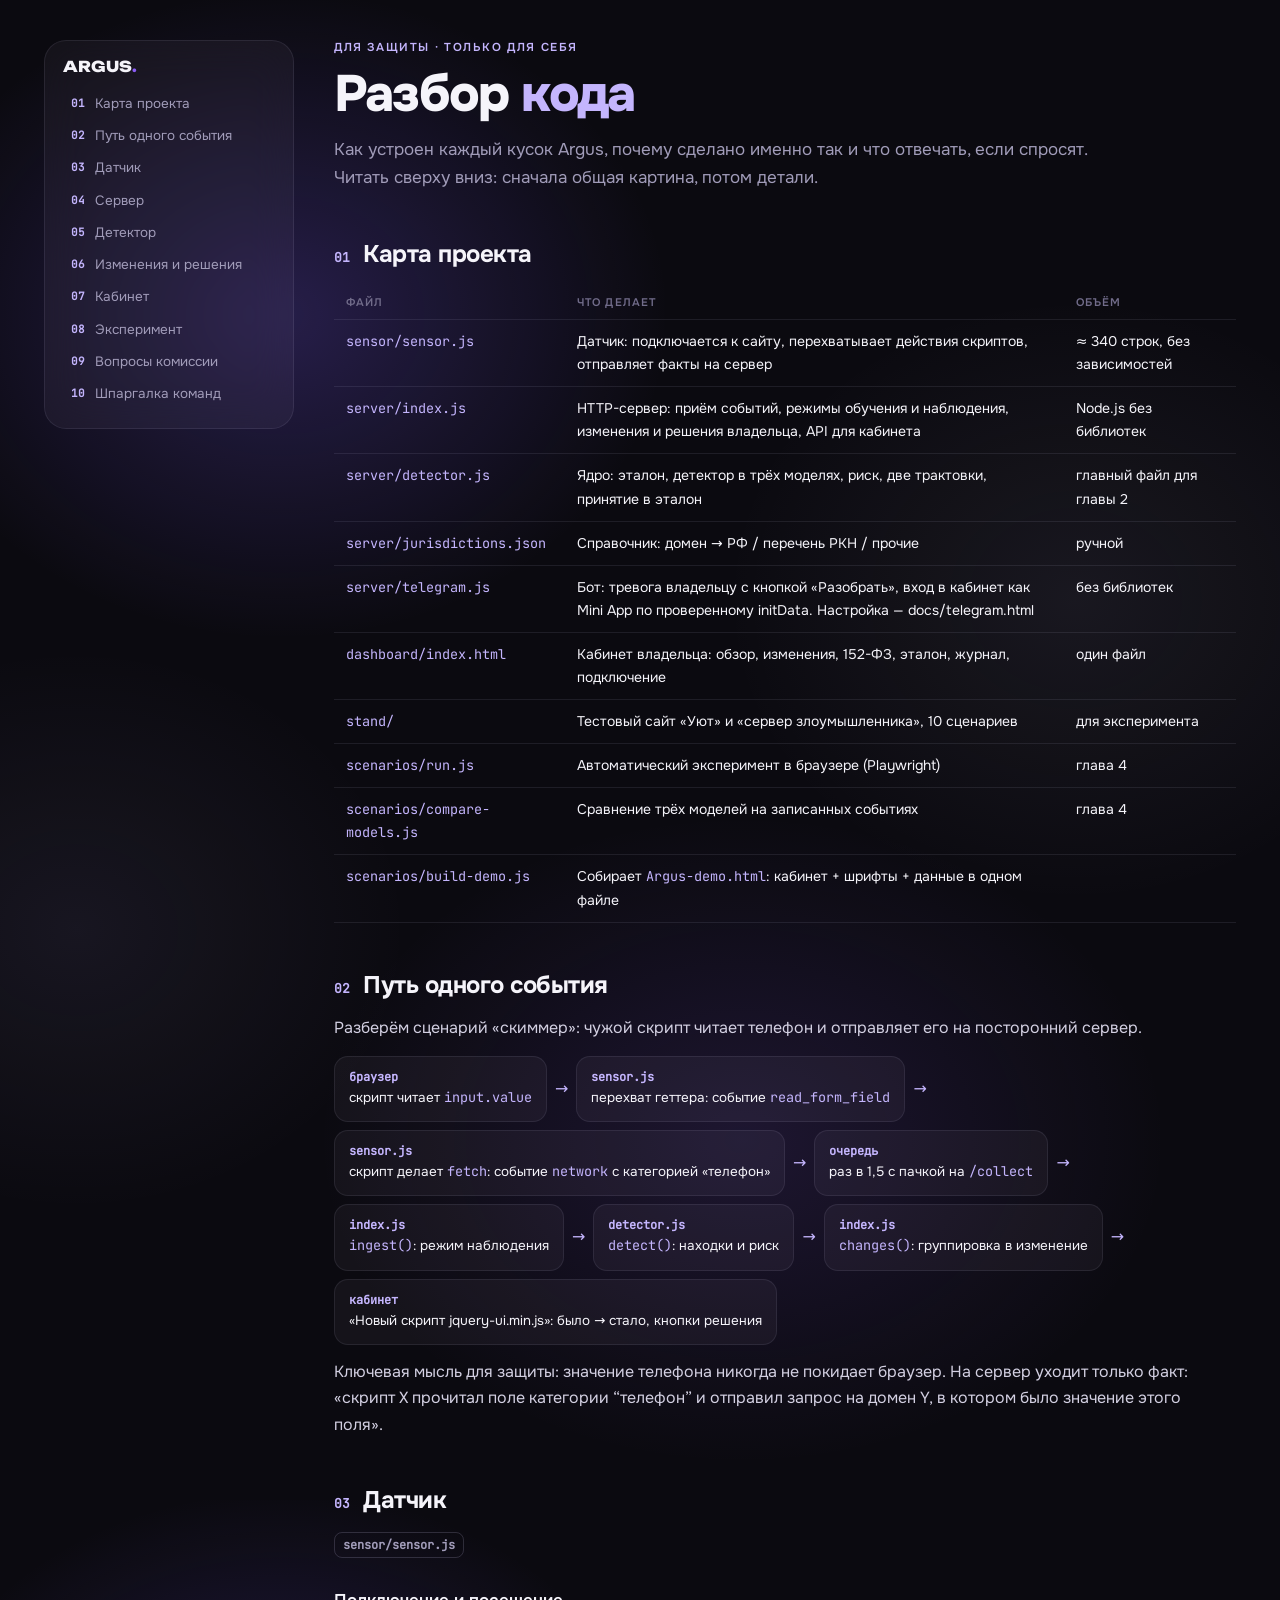
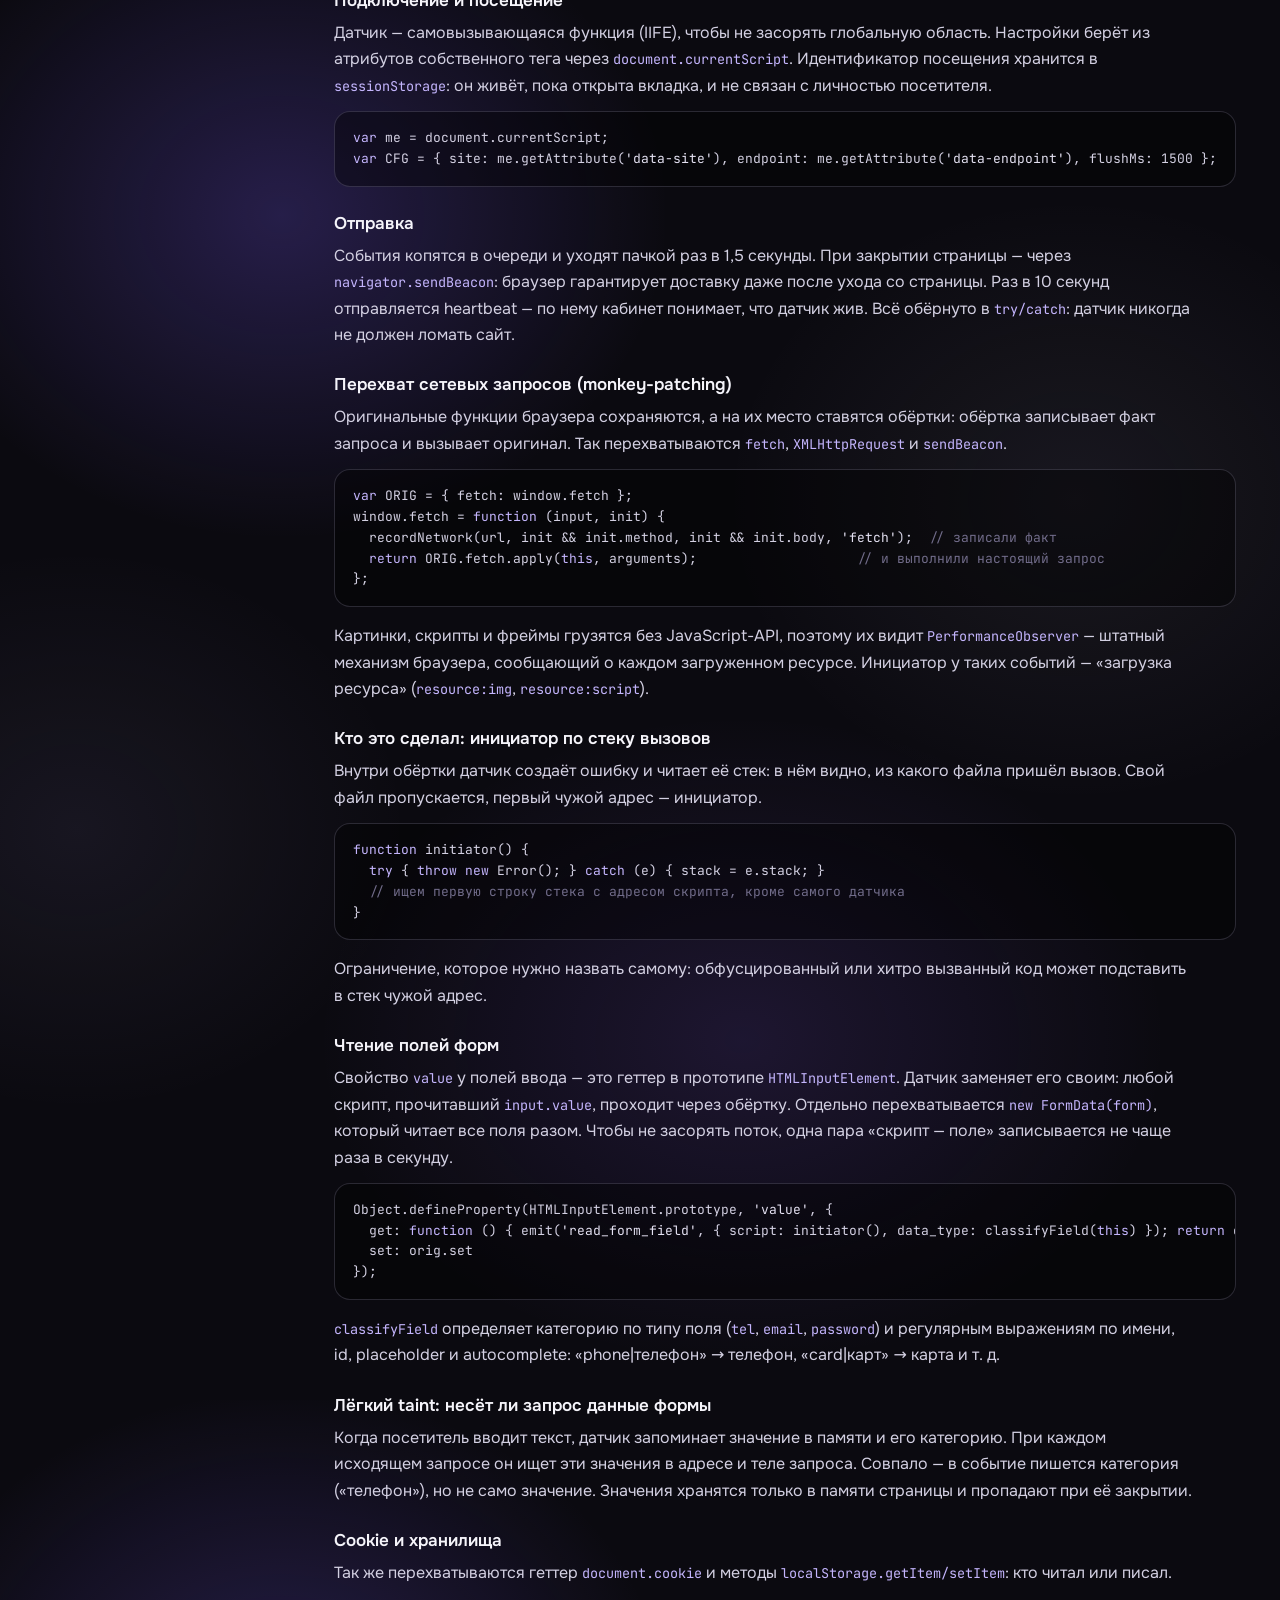
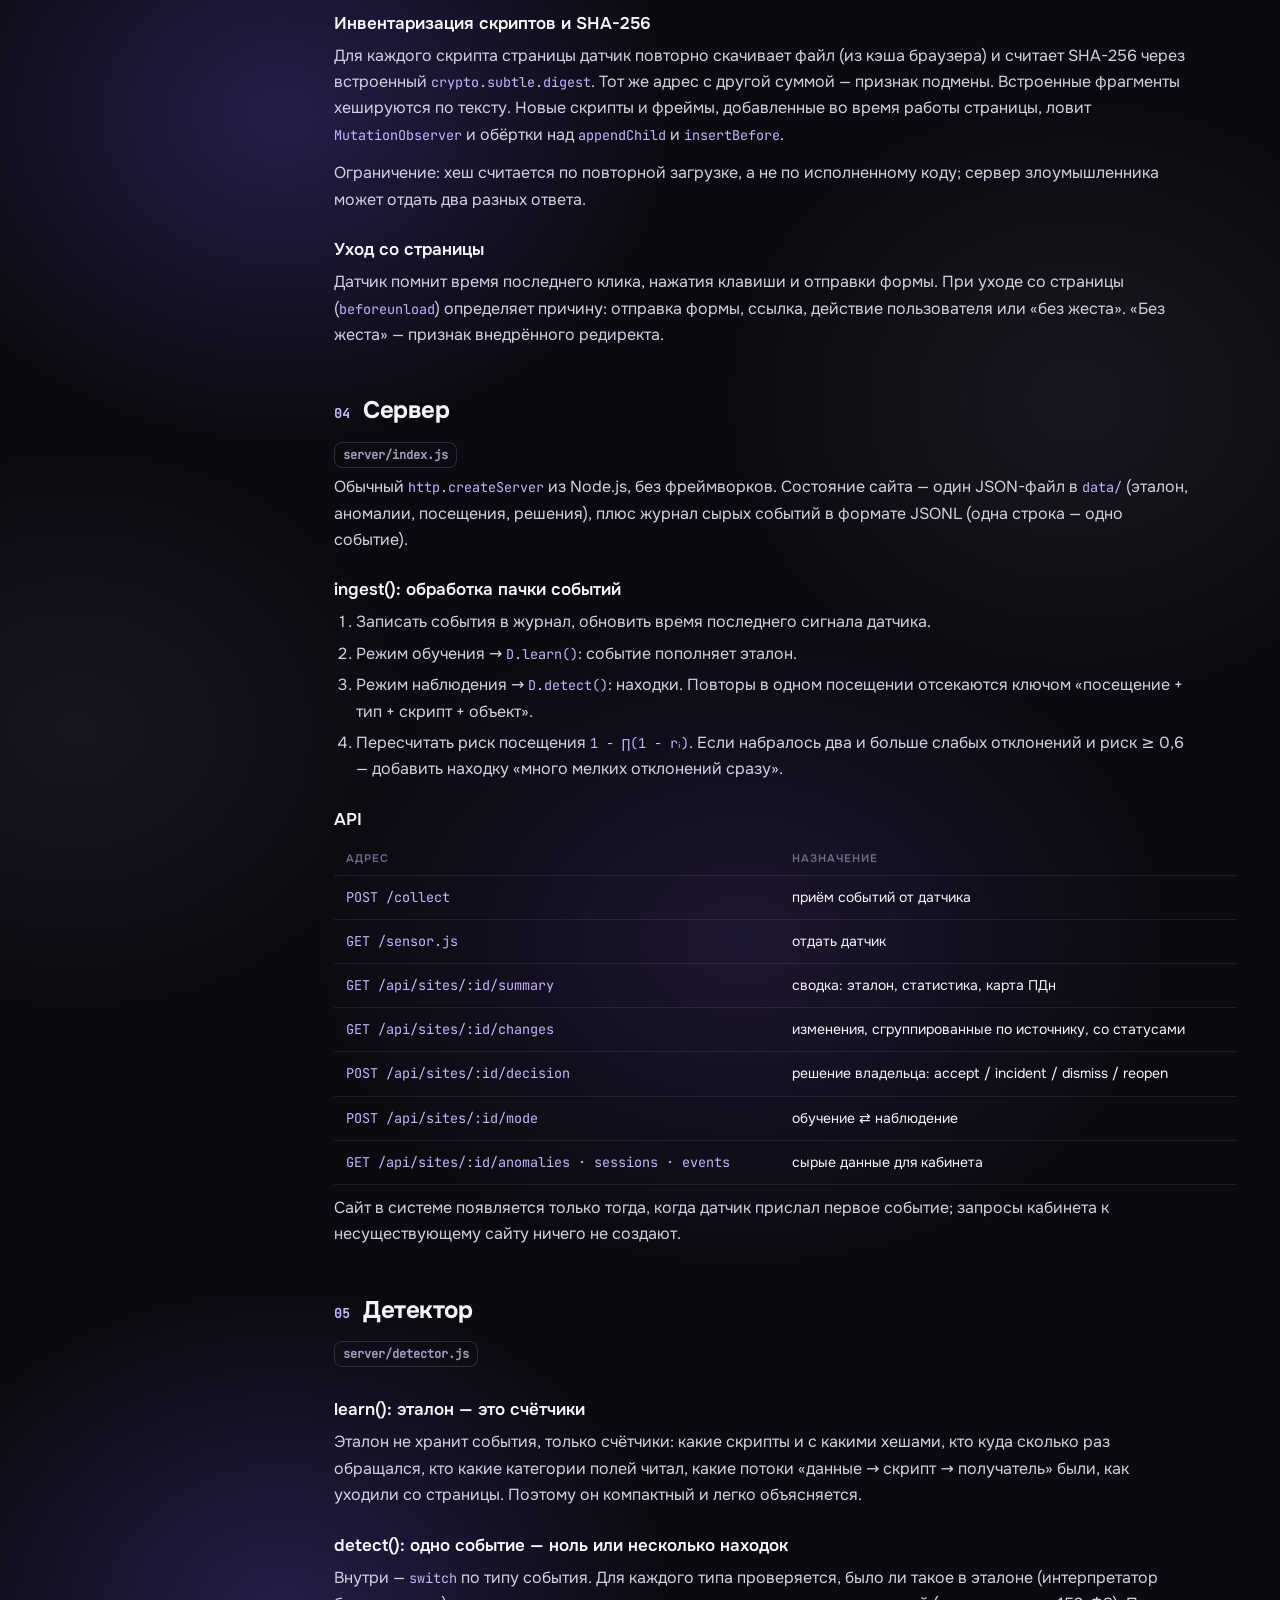
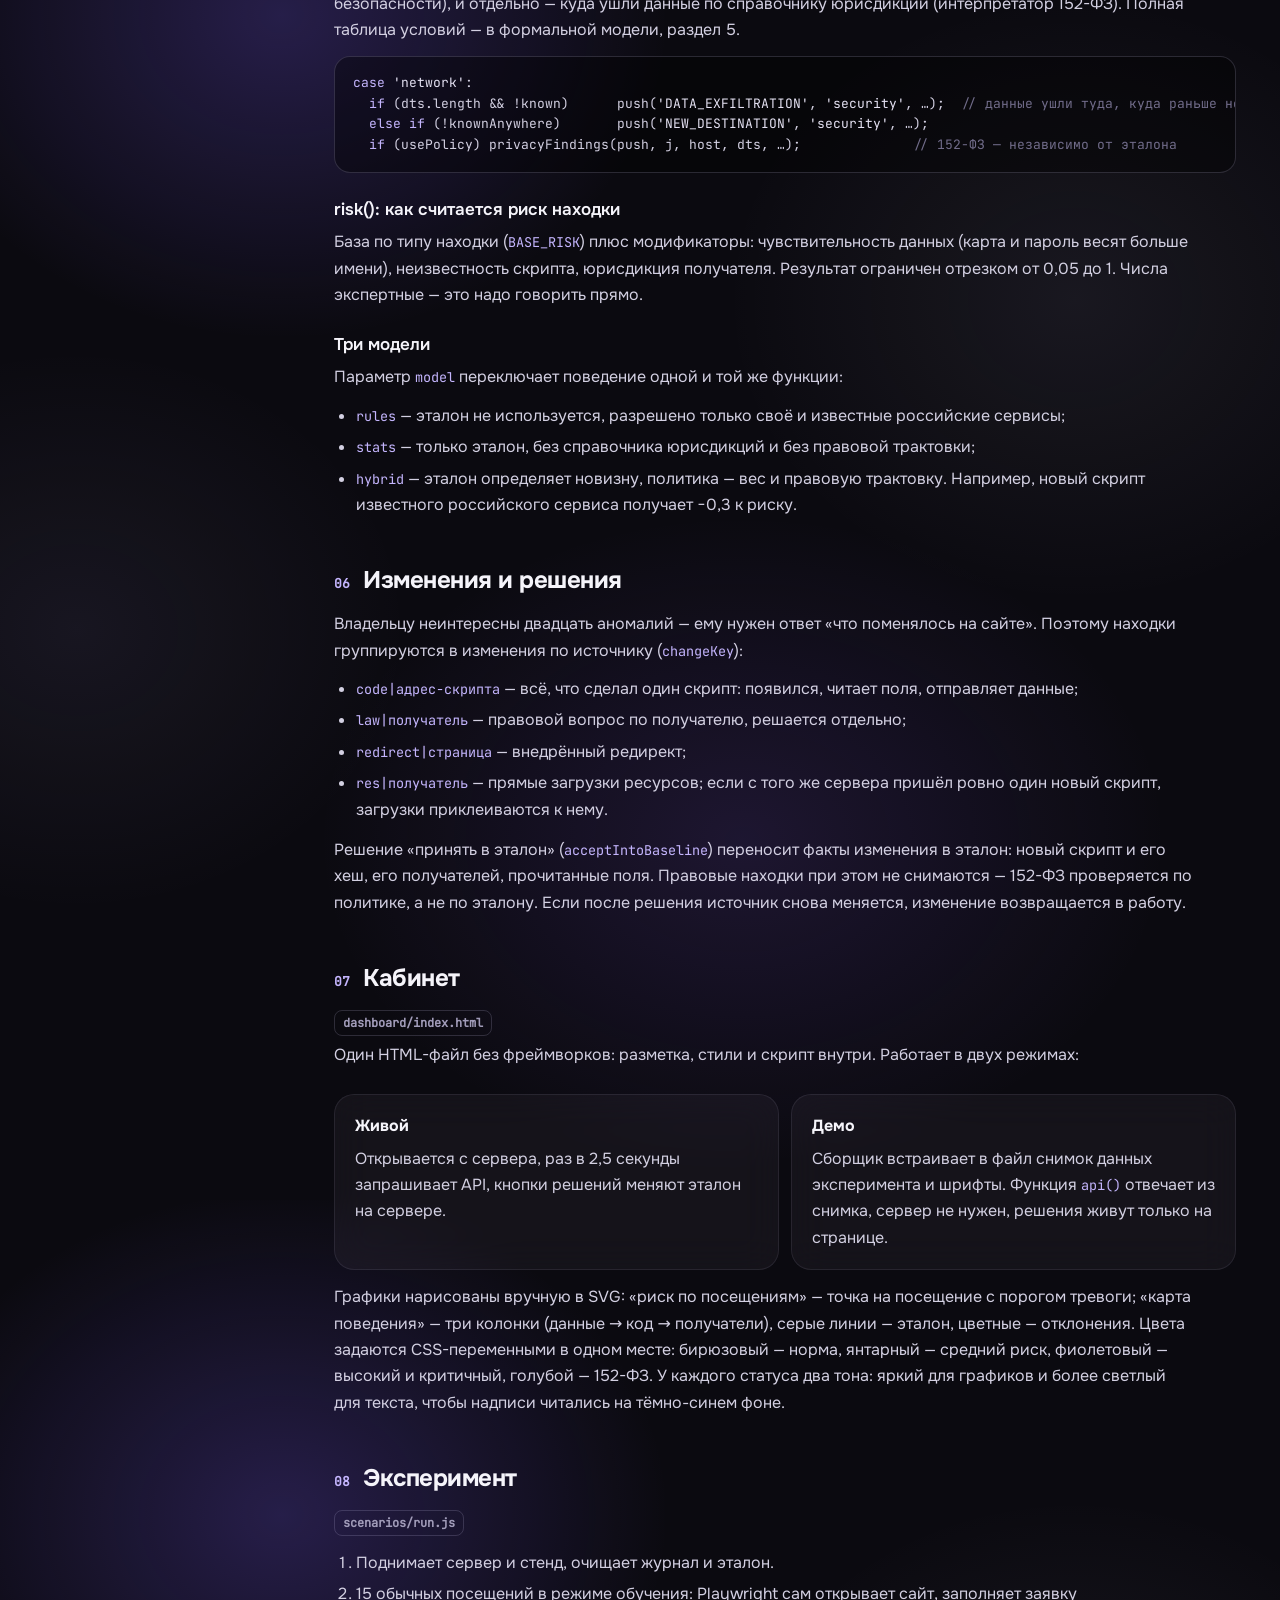
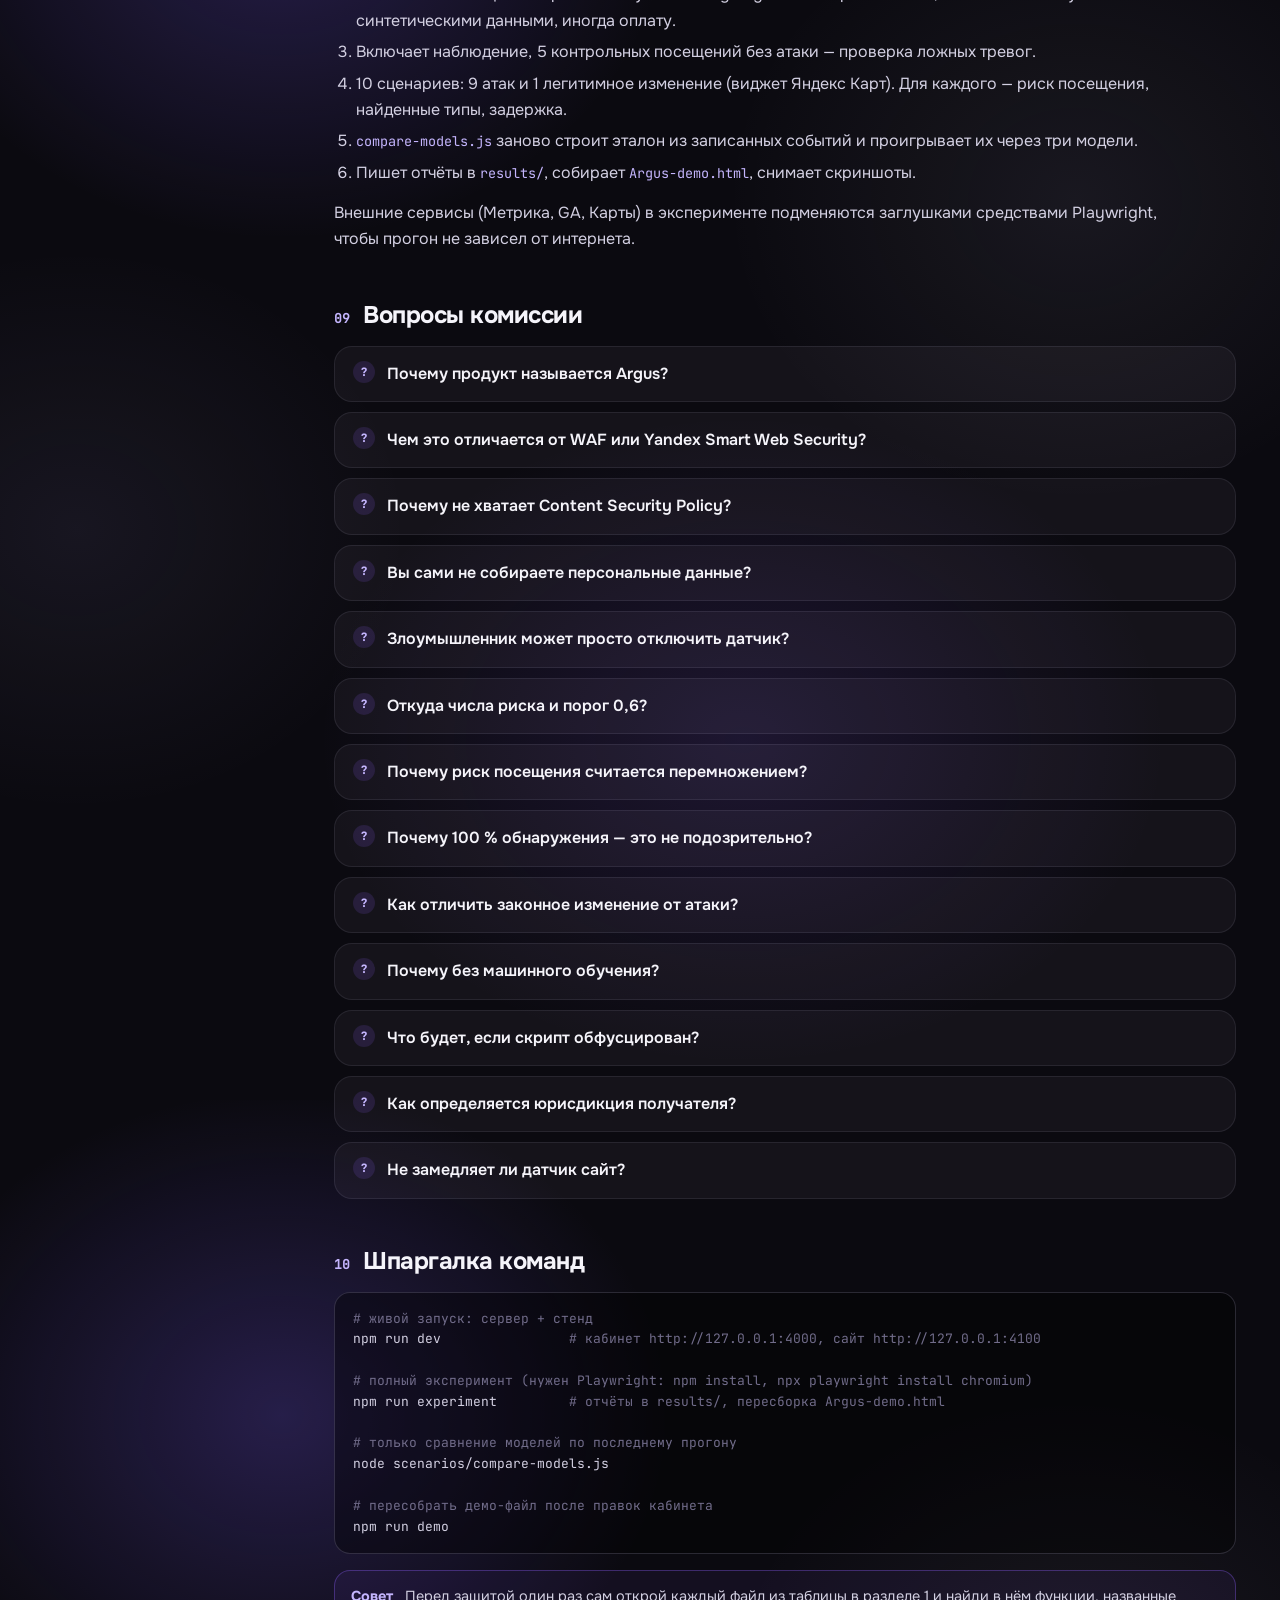
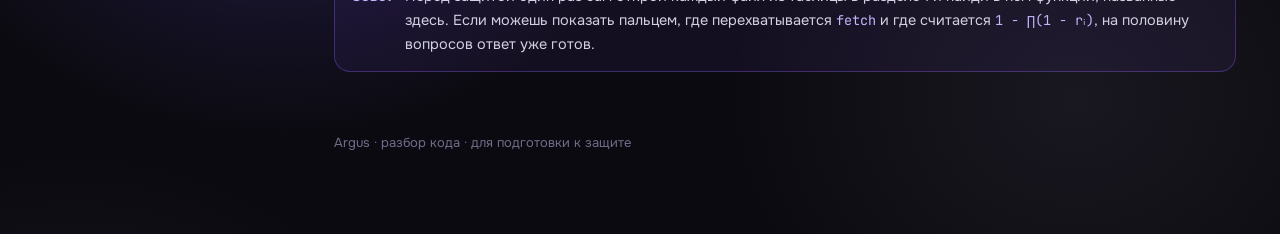
<file: docs/razbor-koda.html>
<!doctype html>
<!--
                   __    __        _____
   ____ ___  _____/ /_  / /_______/ ___/
  / __ `__ \/ ___/ __ \/ //_/ ___/ __ \
 / / / / / (__  ) / / / ,< / /  / /_/ /
/_/ /_/ /_/____/_/ /_/_/|_/_/   \____/

 file:    docs/razbor-koda.html
 author:  mshkr6
 created: 2026-10-08
 about:   Разбор кода Argus для защиты: как устроены датчик, сервер, детектор, панель
          и эксперимент; что спросит комиссия и что отвечать.
-->
<html lang="ru"><head><meta charset="utf-8"><title>Argus — разбор кода</title>
<meta name="viewport" content="width=device-width, initial-scale=1">
<style>
@font-face{font-family:Onest;font-weight:400;src:url([data-uri]) format("woff2");unicode-range:U+0400-045F,U+2116}
@font-face{font-family:Onest;font-weight:400;src:url([data-uri]) format("woff2");unicode-range:U+0000-00FF,U+2000-206F,U+2190-22FF}
@font-face{font-family:Onest;font-weight:500;src:url([data-uri]) format("woff2");unicode-range:U+0400-045F,U+2116}
@font-face{font-family:Onest;font-weight:500;src:url([data-uri]) format("woff2");unicode-range:U+0000-00FF,U+2000-206F,U+2190-22FF}
@font-face{font-family:Onest;font-weight:600;src:url([data-uri]) format("woff2");unicode-range:U+0400-045F,U+2116}
@font-face{font-family:Onest;font-weight:600;src:url([data-uri]) format("woff2");unicode-range:U+0000-00FF,U+2000-206F,U+2190-22FF}
@font-face{font-family:Onest;font-weight:700;src:url([data-uri]) format("woff2");unicode-range:U+0400-045F,U+2116}
@font-face{font-family:Onest;font-weight:700;src:url([data-uri]) format("woff2");unicode-range:U+0000-00FF,U+2000-206F,U+2190-22FF}
@font-face{font-family:Onest;font-weight:800;src:url([data-uri]) format("woff2");unicode-range:U+0400-045F,U+2116}
@font-face{font-family:Onest;font-weight:800;src:url([data-uri]) format("woff2");unicode-range:U+0000-00FF,U+2000-206F,U+2190-22FF}
@font-face{font-family:Unbounded;font-weight:800;src:url([data-uri]) format("woff2");unicode-range:U+0400-045F,U+2116}
@font-face{font-family:Unbounded;font-weight:800;src:url([data-uri]) format("woff2");unicode-range:U+0000-00FF,U+2000-206F}
@font-face{font-family:"JetBrains Mono";src:url([data-uri]) format("woff2");unicode-range:U+0400-045F}
@font-face{font-family:"JetBrains Mono";src:url([data-uri]) format("woff2");unicode-range:U+0000-00FF,U+2000-206F,U+2190-22FF}
:root{--bg:#0b0a10;--glass:rgba(236,232,255,.045);--line:rgba(220,214,255,.09);--line2:rgba(220,214,255,.17);--text:#f5f4fa;--soft:#d3d0e2;--muted:#a19cb9;--dim:#716c8a;--accent:#8b5cf6;--accent-t:#c4b5fd;--ok:#e4e1f2;--crit:#ff4d61;--law:#b9a4ff;--codebg:rgba(0,0,0,.4);--shadow:none;--m1:rgba(124,92,255,.24);--m2:rgba(214,208,240,.07);--m3:rgba(139,92,246,.14);--m4:rgba(196,181,253,.07)}
@media print{}
*{box-sizing:border-box}html{background:var(--bg);scroll-behavior:smooth;transition:background .3s}
body{margin:0;color:var(--text);font:16px/1.65 Onest,system-ui,sans-serif;-webkit-font-smoothing:antialiased;position:relative}
.bgfx{position:absolute;inset:0;pointer-events:none;z-index:0;background:radial-gradient(42% 30% at 22% 21%,var(--m1),transparent 72%),radial-gradient(38% 28% at 84% 40%,var(--m2),transparent 72%),radial-gradient(46% 30% at 58% 76%,var(--m3),transparent 72%),radial-gradient(36% 26% at 6% 62%,var(--m4),transparent 72%);background-size:100% 1500px;background-repeat:repeat-y}

.layout{position:relative;z-index:1;max-width:1240px;margin:0 auto;padding:0 24px;display:grid;grid-template-columns:250px minmax(0,1fr);gap:40px}
nav.side{position:sticky;top:24px;align-self:start;margin-top:40px;padding:18px;border-radius:22px;background:var(--glass);border:1px solid var(--line);box-shadow:var(--shadow);backdrop-filter:blur(20px);-webkit-backdrop-filter:blur(20px)}
nav.side b{display:block;font:800 15px/1 Unbounded,sans-serif;text-transform:uppercase;margin-bottom:14px}nav.side b i{font-style:normal;color:var(--accent)}
nav.side a{display:flex;gap:10px;padding:7px 8px;border-radius:10px;color:var(--muted);text-decoration:none;font-size:13.5px;line-height:1.35}
nav.side a:hover{color:var(--text);background:var(--glass)}nav.side a span{font:600 11px/1.6 "JetBrains Mono",monospace;color:var(--accent-t);flex:none}
main{padding:40px 0 80px;min-width:0}
.label{font:600 11.5px/1.4 Onest;letter-spacing:.14em;text-transform:uppercase;color:var(--accent-t)}
h1{font:800 clamp(30px,4vw,52px)/1.05 Onest,sans-serif;letter-spacing:-.035em;margin:12px 0 14px}h1 em{font-style:normal;color:var(--accent-t)}
.lead{color:var(--muted);font-size:17px;max-width:72ch}
section{margin-top:48px;scroll-margin-top:20px}
h2{display:flex;gap:14px;align-items:baseline;font:700 24px/1.2 Onest,sans-serif;letter-spacing:-.02em;margin:0 0 16px}
h2 span{font:600 13px/1 "JetBrains Mono",monospace;color:var(--accent-t)}
h3{font:600 17px/1.3 Onest;margin:26px 0 8px}
p{margin:0 0 12px;max-width:78ch;color:var(--soft)}
code{font:400 13.5px "JetBrains Mono",monospace;color:var(--accent-t)}
pre{font:400 13px/1.6 "JetBrains Mono",monospace;color:var(--soft);padding:16px 18px;border-radius:16px;border:1px solid var(--line2);background:var(--codebg);overflow-x:auto;margin:12px 0 16px}
pre .c{color:var(--dim)}pre .k{color:var(--accent-t)}pre .s{color:var(--ok)}
.file{display:inline-block;font:600 12px "JetBrains Mono",monospace;color:var(--muted);padding:4px 8px;border-radius:8px;border:1px solid var(--line2);margin-bottom:6px}
.card{padding:18px 20px;border-radius:20px;background:var(--glass);border:1px solid var(--line);margin:14px 0;backdrop-filter:blur(18px);-webkit-backdrop-filter:blur(18px)}
.grid2{display:grid;grid-template-columns:1fr 1fr;gap:12px}
table{width:100%;border-collapse:collapse;font-size:14px;margin:10px 0}
th,td{text-align:left;padding:10px 12px;border-bottom:1px solid var(--line);vertical-align:top}
th{color:var(--dim);font:600 11px/1.3 Onest;letter-spacing:.1em;text-transform:uppercase}
ul,ol{margin:8px 0 14px;padding-left:22px;color:var(--soft)}li{margin:5px 0;max-width:76ch}
.flow{display:flex;gap:8px;flex-wrap:wrap;align-items:center;margin:14px 0}
.flow div{padding:12px 14px;border-radius:14px;background:var(--glass);border:1px solid var(--line);font-size:13.5px}
.flow div b{display:block;font:600 12px "JetBrains Mono",monospace;color:var(--accent-t);margin-bottom:2px}
.flow i{font-style:normal;color:var(--accent-t)}
.note{display:flex;gap:12px;padding:14px 16px;border-radius:16px;border:1px solid color-mix(in srgb,var(--accent) 35%,transparent);background:color-mix(in srgb,var(--accent) 7%,transparent);color:var(--soft);font-size:14.5px;margin:14px 0}.note b{color:var(--accent-t);white-space:nowrap}
.qa{border-radius:18px;border:1px solid var(--line);background:var(--glass);margin:10px 0;overflow:hidden}
.qa summary{cursor:pointer;padding:14px 18px;font-weight:600;list-style:none;display:flex;gap:12px}
.qa summary::-webkit-details-marker{display:none}
.qa summary::before{content:"?";flex:none;width:22px;height:22px;border-radius:50%;background:color-mix(in srgb,var(--accent) 15%,transparent);color:var(--accent-t);display:grid;place-items:center;font:700 12px Onest}
.qa[open] summary{border-bottom:1px solid var(--line)}
.qa div{padding:14px 18px 6px 52px}
footer{color:var(--dim);font-size:13px;margin-top:60px}
@media (max-width:900px){.layout{grid-template-columns:1fr}nav.side{position:static;margin-top:24px}.grid2{grid-template-columns:1fr}}
@media print{.bgfx,nav.side{display:none}.layout{display:block}}
</style></head><body>
<div class="bgfx" aria-hidden="true"></div>
<div class="layout">
<nav class="side">
  <b>Argus<i>.</i></b>
  <a href="#s1"><span>01</span>Карта проекта</a>
  <a href="#s2"><span>02</span>Путь одного события</a>
  <a href="#s3"><span>03</span>Датчик</a>
  <a href="#s4"><span>04</span>Сервер</a>
  <a href="#s5"><span>05</span>Детектор</a>
  <a href="#s6"><span>06</span>Изменения и решения</a>
  <a href="#s7"><span>07</span>Кабинет</a>
  <a href="#s8"><span>08</span>Эксперимент</a>
  <a href="#s9"><span>09</span>Вопросы комиссии</a>
  <a href="#s10"><span>10</span>Шпаргалка команд</a>
</nav>
<main>
  <div class="label">Для защиты · только для себя</div>
  <h1>Разбор <em>кода</em></h1>
  <p class="lead">Как устроен каждый кусок Argus, почему сделано именно так и что отвечать, если спросят. Читать сверху вниз: сначала общая картина, потом детали.</p>

  <section id="s1"><h2><span>01</span>Карта проекта</h2>
    <table>
      <tr><th>Файл</th><th>Что делает</th><th>Объём</th></tr>
      <tr><td><code>sensor/sensor.js</code></td><td>Датчик: подключается к сайту, перехватывает действия скриптов, отправляет факты на сервер</td><td>≈ 340 строк, без зависимостей</td></tr>
      <tr><td><code>server/index.js</code></td><td>HTTP-сервер: приём событий, режимы обучения и наблюдения, изменения и решения владельца, API для кабинета</td><td>Node.js без библиотек</td></tr>
      <tr><td><code>server/detector.js</code></td><td>Ядро: эталон, детектор в трёх моделях, риск, две трактовки, принятие в эталон</td><td>главный файл для главы 2</td></tr>
      <tr><td><code>server/jurisdictions.json</code></td><td>Справочник: домен → РФ / перечень РКН / прочие</td><td>ручной</td></tr>
      <tr><td><code>server/telegram.js</code></td><td>Бот: тревога владельцу с кнопкой «Разобрать», вход в кабинет как Mini App по проверенному initData. Настройка — docs/telegram.html</td><td>без библиотек</td></tr>
      <tr><td><code>dashboard/index.html</code></td><td>Кабинет владельца: обзор, изменения, 152-ФЗ, эталон, журнал, подключение</td><td>один файл</td></tr>
      <tr><td><code>stand/</code></td><td>Тестовый сайт «Уют» и «сервер злоумышленника», 10 сценариев</td><td>для эксперимента</td></tr>
      <tr><td><code>scenarios/run.js</code></td><td>Автоматический эксперимент в браузере (Playwright)</td><td>глава 4</td></tr>
      <tr><td><code>scenarios/compare-models.js</code></td><td>Сравнение трёх моделей на записанных событиях</td><td>глава 4</td></tr>
      <tr><td><code>scenarios/build-demo.js</code></td><td>Собирает <code>Argus-demo.html</code>: кабинет + шрифты + данные в одном файле</td><td></td></tr>
    </table>
  </section>

  <section id="s2"><h2><span>02</span>Путь одного события</h2>
    <p>Разберём сценарий «скиммер»: чужой скрипт читает телефон и отправляет его на посторонний сервер.</p>
    <div class="flow">
      <div><b>браузер</b>скрипт читает <code>input.value</code></div><i>→</i>
      <div><b>sensor.js</b>перехват геттера: событие <code>read_form_field</code></div><i>→</i>
      <div><b>sensor.js</b>скрипт делает <code>fetch</code>: событие <code>network</code> с категорией «телефон»</div><i>→</i>
      <div><b>очередь</b>раз в 1,5 с пачкой на <code>/collect</code></div><i>→</i>
      <div><b>index.js</b><code>ingest()</code>: режим наблюдения</div><i>→</i>
      <div><b>detector.js</b><code>detect()</code>: находки и риск</div><i>→</i>
      <div><b>index.js</b><code>changes()</code>: группировка в изменение</div><i>→</i>
      <div><b>кабинет</b>«Новый скрипт jquery-ui.min.js»: было → стало, кнопки решения</div>
    </div>
    <p>Ключевая мысль для защиты: значение телефона никогда не покидает браузер. На сервер уходит только факт: «скрипт X прочитал поле категории “телефон” и отправил запрос на домен Y, в котором было значение этого поля».</p>
  </section>

  <section id="s3"><h2><span>03</span>Датчик</h2>
    <span class="file">sensor/sensor.js</span>
    <h3>Подключение и посещение</h3>
    <p>Датчик — самовызывающаяся функция (IIFE), чтобы не засорять глобальную область. Настройки берёт из атрибутов собственного тега через <code>document.currentScript</code>. Идентификатор посещения хранится в <code>sessionStorage</code>: он живёт, пока открыта вкладка, и не связан с личностью посетителя.</p>
<pre><span class="k">var</span> me = document.currentScript;
<span class="k">var</span> CFG = { site: me.getAttribute(<span class="s">'data-site'</span>), endpoint: me.getAttribute(<span class="s">'data-endpoint'</span>), flushMs: 1500 };</pre>
    <h3>Отправка</h3>
    <p>События копятся в очереди и уходят пачкой раз в 1,5 секунды. При закрытии страницы — через <code>navigator.sendBeacon</code>: браузер гарантирует доставку даже после ухода со страницы. Раз в 10 секунд отправляется heartbeat — по нему кабинет понимает, что датчик жив. Всё обёрнуто в <code>try/catch</code>: датчик никогда не должен ломать сайт.</p>
    <h3>Перехват сетевых запросов (monkey-patching)</h3>
    <p>Оригинальные функции браузера сохраняются, а на их место ставятся обёртки: обёртка записывает факт запроса и вызывает оригинал. Так перехватываются <code>fetch</code>, <code>XMLHttpRequest</code> и <code>sendBeacon</code>.</p>
<pre><span class="k">var</span> ORIG = { fetch: window.fetch };
window.fetch = <span class="k">function</span> (input, init) {
  recordNetwork(url, init && init.method, init && init.body, <span class="s">'fetch'</span>);  <span class="c">// записали факт</span>
  <span class="k">return</span> ORIG.fetch.apply(<span class="k">this</span>, arguments);                    <span class="c">// и выполнили настоящий запрос</span>
};</pre>
    <p>Картинки, скрипты и фреймы грузятся без JavaScript-API, поэтому их видит <code>PerformanceObserver</code> — штатный механизм браузера, сообщающий о каждом загруженном ресурсе. Инициатор у таких событий — «загрузка ресурса» (<code>resource:img</code>, <code>resource:script</code>).</p>
    <h3>Кто это сделал: инициатор по стеку вызовов</h3>
    <p>Внутри обёртки датчик создаёт ошибку и читает её стек: в нём видно, из какого файла пришёл вызов. Свой файл пропускается, первый чужой адрес — инициатор.</p>
<pre><span class="k">function</span> initiator() {
  <span class="k">try</span> { <span class="k">throw new</span> Error(); } <span class="k">catch</span> (e) { stack = e.stack; }
  <span class="c">// ищем первую строку стека с адресом скрипта, кроме самого датчика</span>
}</pre>
    <p>Ограничение, которое нужно назвать самому: обфусцированный или хитро вызванный код может подставить в стек чужой адрес.</p>
    <h3>Чтение полей форм</h3>
    <p>Свойство <code>value</code> у полей ввода — это геттер в прототипе <code>HTMLInputElement</code>. Датчик заменяет его своим: любой скрипт, прочитавший <code>input.value</code>, проходит через обёртку. Отдельно перехватывается <code>new FormData(form)</code>, который читает все поля разом. Чтобы не засорять поток, одна пара «скрипт — поле» записывается не чаще раза в секунду.</p>
<pre>Object.defineProperty(HTMLInputElement.prototype, <span class="s">'value'</span>, {
  get: <span class="k">function</span> () { emit(<span class="s">'read_form_field'</span>, { script: initiator(), data_type: classifyField(<span class="k">this</span>) }); <span class="k">return</span> orig.get.call(<span class="k">this</span>); },
  set: orig.set
});</pre>
    <p><code>classifyField</code> определяет категорию по типу поля (<code>tel</code>, <code>email</code>, <code>password</code>) и регулярным выражениям по имени, id, placeholder и autocomplete: «phone|телефон» → телефон, «card|карт» → карта и т. д.</p>
    <h3>Лёгкий taint: несёт ли запрос данные формы</h3>
    <p>Когда посетитель вводит текст, датчик запоминает значение в памяти и его категорию. При каждом исходящем запросе он ищет эти значения в адресе и теле запроса. Совпало — в событие пишется категория («телефон»), но не само значение. Значения хранятся только в памяти страницы и пропадают при её закрытии.</p>
    <h3>Cookie и хранилища</h3>
    <p>Так же перехватываются геттер <code>document.cookie</code> и методы <code>localStorage.getItem/setItem</code>: кто читал или писал.</p>
    <h3>Инвентаризация скриптов и SHA-256</h3>
    <p>Для каждого скрипта страницы датчик повторно скачивает файл (из кэша браузера) и считает SHA-256 через встроенный <code>crypto.subtle.digest</code>. Тот же адрес с другой суммой — признак подмены. Встроенные фрагменты хешируются по тексту. Новые скрипты и фреймы, добавленные во время работы страницы, ловит <code>MutationObserver</code> и обёртки над <code>appendChild</code> и <code>insertBefore</code>.</p>
    <p>Ограничение: хеш считается по повторной загрузке, а не по исполненному коду; сервер злоумышленника может отдать два разных ответа.</p>
    <h3>Уход со страницы</h3>
    <p>Датчик помнит время последнего клика, нажатия клавиши и отправки формы. При уходе со страницы (<code>beforeunload</code>) определяет причину: отправка формы, ссылка, действие пользователя или «без жеста». «Без жеста» — признак внедрённого редиректа.</p>
  </section>

  <section id="s4"><h2><span>04</span>Сервер</h2>
    <span class="file">server/index.js</span>
    <p>Обычный <code>http.createServer</code> из Node.js, без фреймворков. Состояние сайта — один JSON-файл в <code>data/</code> (эталон, аномалии, посещения, решения), плюс журнал сырых событий в формате JSONL (одна строка — одно событие).</p>
    <h3>ingest(): обработка пачки событий</h3>
    <ol>
      <li>Записать события в журнал, обновить время последнего сигнала датчика.</li>
      <li>Режим обучения → <code>D.learn()</code>: событие пополняет эталон.</li>
      <li>Режим наблюдения → <code>D.detect()</code>: находки. Повторы в одном посещении отсекаются ключом «посещение + тип + скрипт + объект».</li>
      <li>Пересчитать риск посещения <code>1 − ∏(1 − rᵢ)</code>. Если набралось два и больше слабых отклонений и риск ≥ 0,6 — добавить находку «много мелких отклонений сразу».</li>
    </ol>
    <h3>API</h3>
    <table>
      <tr><th>Адрес</th><th>Назначение</th></tr>
      <tr><td><code>POST /collect</code></td><td>приём событий от датчика</td></tr>
      <tr><td><code>GET /sensor.js</code></td><td>отдать датчик</td></tr>
      <tr><td><code>GET /api/sites/:id/summary</code></td><td>сводка: эталон, статистика, карта ПДн</td></tr>
      <tr><td><code>GET /api/sites/:id/changes</code></td><td>изменения, сгруппированные по источнику, со статусами</td></tr>
      <tr><td><code>POST /api/sites/:id/decision</code></td><td>решение владельца: accept / incident / dismiss / reopen</td></tr>
      <tr><td><code>POST /api/sites/:id/mode</code></td><td>обучение ⇄ наблюдение</td></tr>
      <tr><td><code>GET /api/sites/:id/anomalies · sessions · events</code></td><td>сырые данные для кабинета</td></tr>
    </table>
    <p>Сайт в системе появляется только тогда, когда датчик прислал первое событие; запросы кабинета к несуществующему сайту ничего не создают.</p>
  </section>

  <section id="s5"><h2><span>05</span>Детектор</h2>
    <span class="file">server/detector.js</span>
    <h3>learn(): эталон — это счётчики</h3>
    <p>Эталон не хранит события, только счётчики: какие скрипты и с какими хешами, кто куда сколько раз обращался, кто какие категории полей читал, какие потоки «данные → скрипт → получатель» были, как уходили со страницы. Поэтому он компактный и легко объясняется.</p>
    <h3>detect(): одно событие — ноль или несколько находок</h3>
    <p>Внутри — <code>switch</code> по типу события. Для каждого типа проверяется, было ли такое в эталоне (интерпретатор безопасности), и отдельно — куда ушли данные по справочнику юрисдикций (интерпретатор 152-ФЗ). Полная таблица условий — в формальной модели, раздел 5.</p>
<pre><span class="k">case</span> <span class="s">'network'</span>:
  <span class="k">if</span> (dts.length && !known)      push(<span class="s">'DATA_EXFILTRATION'</span>, <span class="s">'security'</span>, …);  <span class="c">// данные ушли туда, куда раньше не уходили</span>
  <span class="k">else if</span> (!knownAnywhere)       push(<span class="s">'NEW_DESTINATION'</span>, <span class="s">'security'</span>, …);
  <span class="k">if</span> (usePolicy) privacyFindings(push, j, host, dts, …);              <span class="c">// 152-ФЗ — независимо от эталона</span></pre>
    <h3>risk(): как считается риск находки</h3>
    <p>База по типу находки (<code>BASE_RISK</code>) плюс модификаторы: чувствительность данных (карта и пароль весят больше имени), неизвестность скрипта, юрисдикция получателя. Результат ограничен отрезком от 0,05 до 1. Числа экспертные — это надо говорить прямо.</p>
    <h3>Три модели</h3>
    <p>Параметр <code>model</code> переключает поведение одной и той же функции:</p>
    <ul>
      <li><code>rules</code> — эталон не используется, разрешено только своё и известные российские сервисы;</li>
      <li><code>stats</code> — только эталон, без справочника юрисдикций и без правовой трактовки;</li>
      <li><code>hybrid</code> — эталон определяет новизну, политика — вес и правовую трактовку. Например, новый скрипт известного российского сервиса получает −0,3 к риску.</li>
    </ul>
  </section>

  <section id="s6"><h2><span>06</span>Изменения и решения</h2>
    <p>Владельцу неинтересны двадцать аномалий — ему нужен ответ «что поменялось на сайте». Поэтому находки группируются в изменения по источнику (<code>changeKey</code>):</p>
    <ul>
      <li><code>code|адрес-скрипта</code> — всё, что сделал один скрипт: появился, читает поля, отправляет данные;</li>
      <li><code>law|получатель</code> — правовой вопрос по получателю, решается отдельно;</li>
      <li><code>redirect|страница</code> — внедрённый редирект;</li>
      <li><code>res|получатель</code> — прямые загрузки ресурсов; если с того же сервера пришёл ровно один новый скрипт, загрузки приклеиваются к нему.</li>
    </ul>
    <p>Решение «принять в эталон» (<code>acceptIntoBaseline</code>) переносит факты изменения в эталон: новый скрипт и его хеш, его получателей, прочитанные поля. Правовые находки при этом не снимаются — 152-ФЗ проверяется по политике, а не по эталону. Если после решения источник снова меняется, изменение возвращается в работу.</p>
  </section>

  <section id="s7"><h2><span>07</span>Кабинет</h2>
    <span class="file">dashboard/index.html</span>
    <p>Один HTML-файл без фреймворков: разметка, стили и скрипт внутри. Работает в двух режимах:</p>
    <div class="grid2">
      <div class="card"><b>Живой</b><p style="margin:6px 0 0">Открывается с сервера, раз в 2,5 секунды запрашивает API, кнопки решений меняют эталон на сервере.</p></div>
      <div class="card"><b>Демо</b><p style="margin:6px 0 0">Сборщик встраивает в файл снимок данных эксперимента и шрифты. Функция <code>api()</code> отвечает из снимка, сервер не нужен, решения живут только на странице.</p></div>
    </div>
    <p>Графики нарисованы вручную в SVG: «риск по посещениям» — точка на посещение с порогом тревоги; «карта поведения» — три колонки (данные → код → получатели), серые линии — эталон, цветные — отклонения. Цвета задаются CSS-переменными в одном месте: бирюзовый — норма, янтарный — средний риск, фиолетовый — высокий и критичный, голубой — 152-ФЗ. У каждого статуса два тона: яркий для графиков и более светлый для текста, чтобы надписи читались на тёмно-синем фоне.</p>
  </section>

  <section id="s8"><h2><span>08</span>Эксперимент</h2>
    <span class="file">scenarios/run.js</span>
    <ol>
      <li>Поднимает сервер и стенд, очищает журнал и эталон.</li>
      <li>15 обычных посещений в режиме обучения: Playwright сам открывает сайт, заполняет заявку синтетическими данными, иногда оплату.</li>
      <li>Включает наблюдение, 5 контрольных посещений без атаки — проверка ложных тревог.</li>
      <li>10 сценариев: 9 атак и 1 легитимное изменение (виджет Яндекс Карт). Для каждого — риск посещения, найденные типы, задержка.</li>
      <li><code>compare-models.js</code> заново строит эталон из записанных событий и проигрывает их через три модели.</li>
      <li>Пишет отчёты в <code>results/</code>, собирает <code>Argus-demo.html</code>, снимает скриншоты.</li>
    </ol>
    <p>Внешние сервисы (Метрика, GA, Карты) в эксперименте подменяются заглушками средствами Playwright, чтобы прогон не зависел от интернета.</p>
  </section>

  <section id="s9"><h2><span>09</span>Вопросы комиссии</h2>
    <details class="qa"><summary>Почему продукт называется Argus?</summary><div><p>В честь Аргуса Паноптеса — стоглазого стража из греческих мифов: Гера поручила ему сторожить, и часть его глаз оставалась открытой, даже когда он спал. Это ровно то, что делает система: датчик видит каждый скрипт, поле и запрос («сто глаз»), сравнение с эталоном идёт круглосуточно («не спит»), а любое отличие попадает к владельцу («мимо не пройдёшь»). Латинское написание — потому что так название короче, звучит строже и одинаково читается в коде, домене и логотипе.</p></div></details>
    <details class="qa"><summary>Чем это отличается от WAF или Yandex Smart Web Security?</summary><div><p>Они стоят перед сервером и видят запросы к сайту. Argus работает внутри страницы и видит, что делает код в браузере посетителя: какой скрипт прочитал поле и куда отправил. Скиммер отправляет данные мимо сервера сайта, поэтому серверная защита его не видит. Это дополнение к WAF, а не замена.</p></div></details>
    <details class="qa"><summary>Почему не хватает Content Security Policy?</summary><div><p>CSP разрешает или запрещает домены, но не проверяет содержимое: подменённый скрипт на разрешённом домене пройдёт. Пример — атака через Polyfill.io в 2024 году. Кроме того, CSP ничего не знает о 152-ФЗ и не показывает потоки данных.</p></div></details>
    <details class="qa"><summary>Вы сами не собираете персональные данные?</summary><div><p>Нет. Значения полей и содержимое запросов не покидают браузер — на сервер уходят только категории и факты. Но сам датчик собирает сведения о поведении посетителей, поэтому сервер должен находиться в РФ, а датчик — быть указан в политике конфиденциальности сайта.</p></div></details>
    <details class="qa"><summary>Злоумышленник может просто отключить датчик?</summary><div><p>Может, если полностью контролирует страницу, — клиентская среда недоверенная, и это ограничение указано в работе. Компенсация — контроль «тишины» датчика (heartbeat) и второй канал: сервер периодически сам заходит на сайт чистым браузером и сравнивает поведение.</p></div></details>
    <details class="qa"><summary>Откуда числа риска и порог 0,6?</summary><div><p>Назначены экспертно по тяжести последствий: утечка данных формы весит больше, чем новый домен без данных. В работе они вынесены как параметры метода; обоснование — экспертные оценки и анализ чувствительности на реальных сайтах. (Это вопрос, который стоит согласовать с руководителем.)</p></div></details>
    <details class="qa"><summary>Почему риск посещения считается перемножением?</summary><div><p>Формула <code>1 − ∏(1 − rᵢ)</code> — вероятность того, что верно хотя бы одно из независимых свидетельств. Она позволяет нескольким слабым сигналам вместе дать тревогу. Ограничение: находки одного скрипта коррелированы, поэтому оценка может быть завышенной.</p></div></details>
    <details class="qa"><summary>Почему 100 % обнаружения — это не подозрительно?</summary><div><p>Стенд маленький и однообразный, сценарии спроектированы заранее. Это проверка работоспособности метода, а не итоговая оценка. Поэтому в эксперимент добавлены контрольные посещения и легитимное изменение, а следующий шаг — реальные сайты.</p></div></details>
    <details class="qa"><summary>Как отличить законное изменение от атаки?</summary><div><p>Двумя способами. Политика: новый скрипт известного российского сервиса получает пониженный риск, и в эксперименте виджет Яндекс Карт не вызвал тревогу. Решение владельца: изменение попадает в список, владелец нажимает «принять в эталон», и оно становится нормой. Статистическая модель без политики здесь дала ложную тревогу.</p></div></details>
    <details class="qa"><summary>Почему без машинного обучения?</summary><div><p>Нужна объяснимость: владелец малого сайта должен понять, что случилось, а комиссия — проверить метод. Эталон на счётчиках объясняется полностью. Статистический компонент уже есть (частоты получателей); модель машинного обучения можно добавить как четвёртую в сравнение, если руководитель сочтёт нужным.</p></div></details>
    <details class="qa"><summary>Что будет, если скрипт обфусцирован?</summary><div><p>Детектору всё равно, как выглядит код: он смотрит на поведение — что скрипт прочитал и куда отправил. Обфускация мешает только определению инициатора по стеку вызовов, это указано в ограничениях.</p></div></details>
    <details class="qa"><summary>Как определяется юрисдикция получателя?</summary><div><p>Ручным справочником доменов с поиском по родительскому домену; зоны .ru/.рф/.su — предположительно РФ. Развитие — определение по IP и владельцу сети. Важно: страна сервера не всегда страна оператора, поэтому система выдаёт признак нарушения, а не юридическое заключение.</p></div></details>
    <details class="qa"><summary>Не замедляет ли датчик сайт?</summary><div><p>Датчик лёгкий (около 12 КБ), отправляет данные пачками раз в 1,5 секунды и фоново. Точные накладные расходы — отдельное измерение в главе 4.</p></div></details>
  </section>

  <section id="s10"><h2><span>10</span>Шпаргалка команд</h2>
<pre><span class="c"># живой запуск: сервер + стенд</span>
npm run dev                <span class="c"># кабинет http://127.0.0.1:4000, сайт http://127.0.0.1:4100</span>

<span class="c"># полный эксперимент (нужен Playwright: npm install, npx playwright install chromium)</span>
npm run experiment         <span class="c"># отчёты в results/, пересборка Argus-demo.html</span>

<span class="c"># только сравнение моделей по последнему прогону</span>
node scenarios/compare-models.js

<span class="c"># пересобрать демо-файл после правок кабинета</span>
npm run demo</pre>
    <div class="note"><b>Совет</b><span>Перед защитой один раз сам открой каждый файл из таблицы в разделе 1 и найди в нём функции, названные здесь. Если можешь показать пальцем, где перехватывается <code>fetch</code> и где считается <code>1 − ∏(1 − rᵢ)</code>, на половину вопросов ответ уже готов.</span></div>
  </section>
  <footer>Argus · разбор кода · для подготовки к защите</footer>
</main>
</div>
</body></html>
</file>
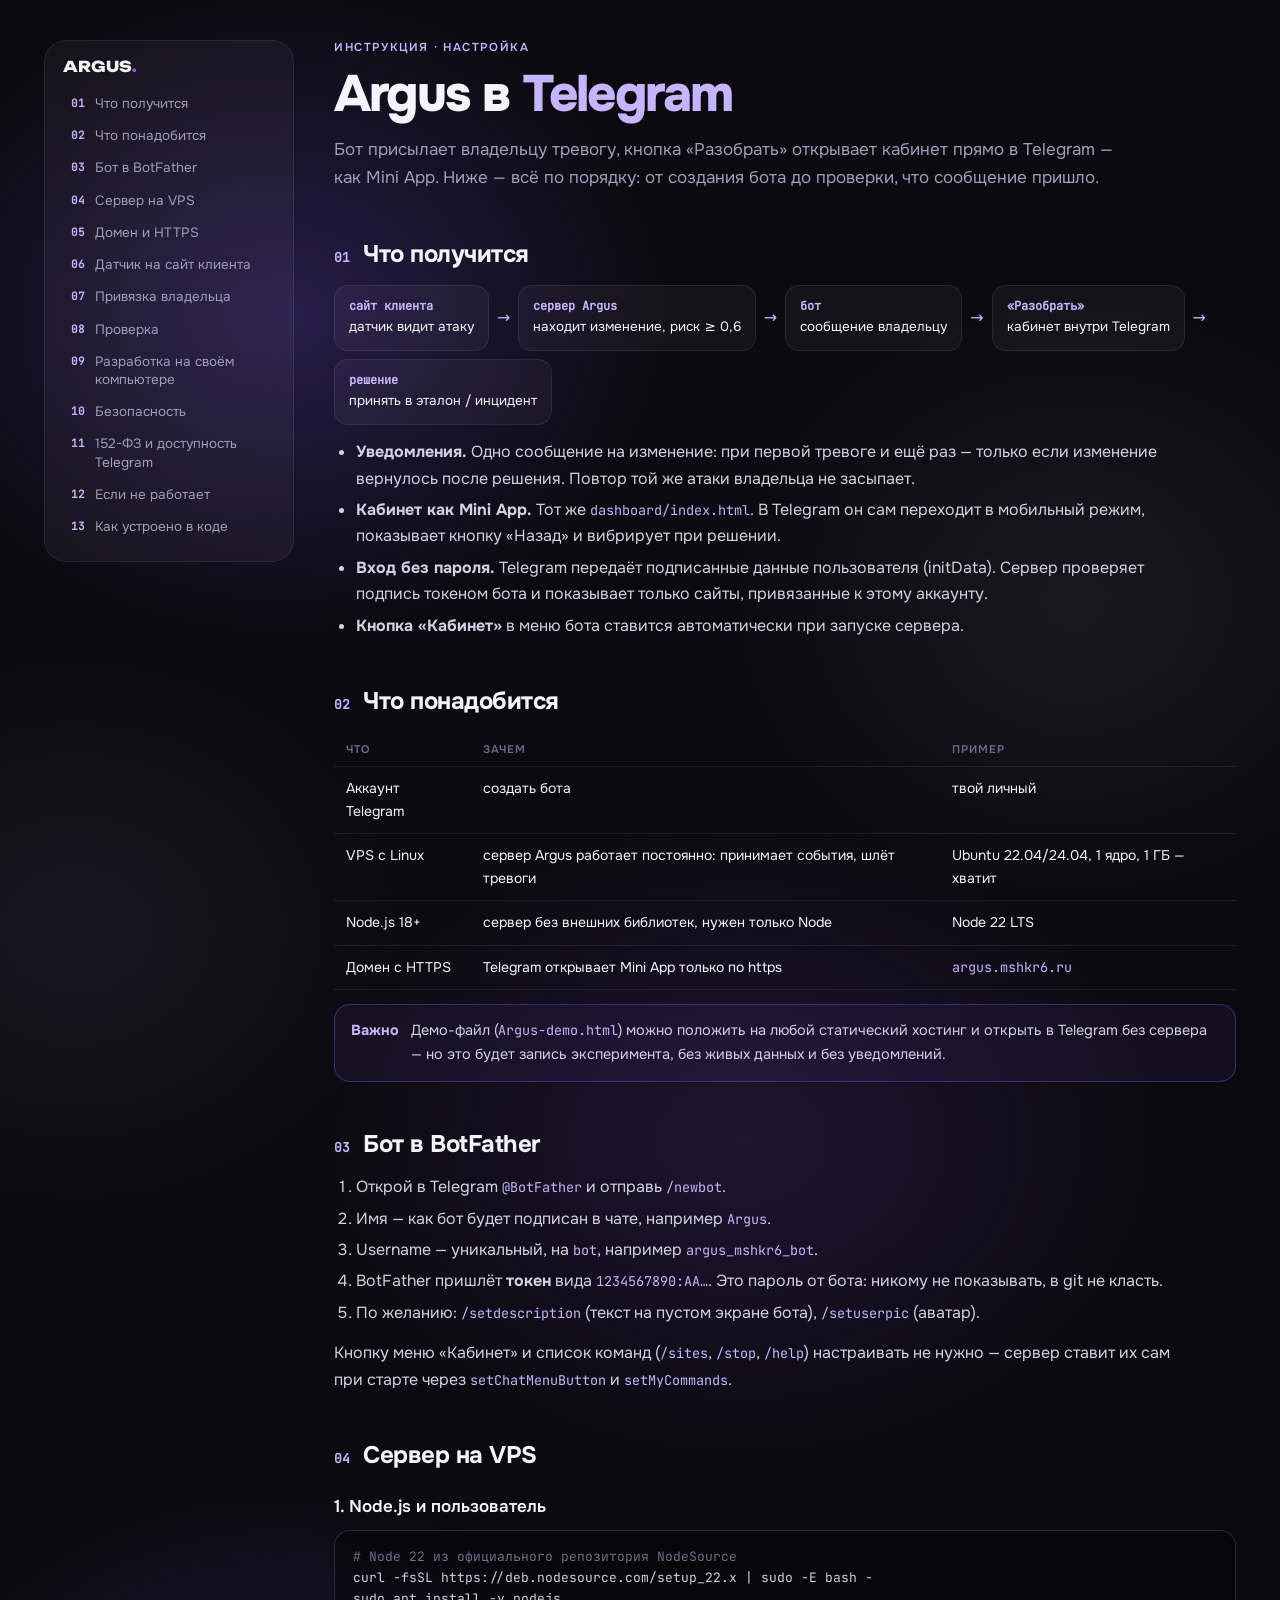
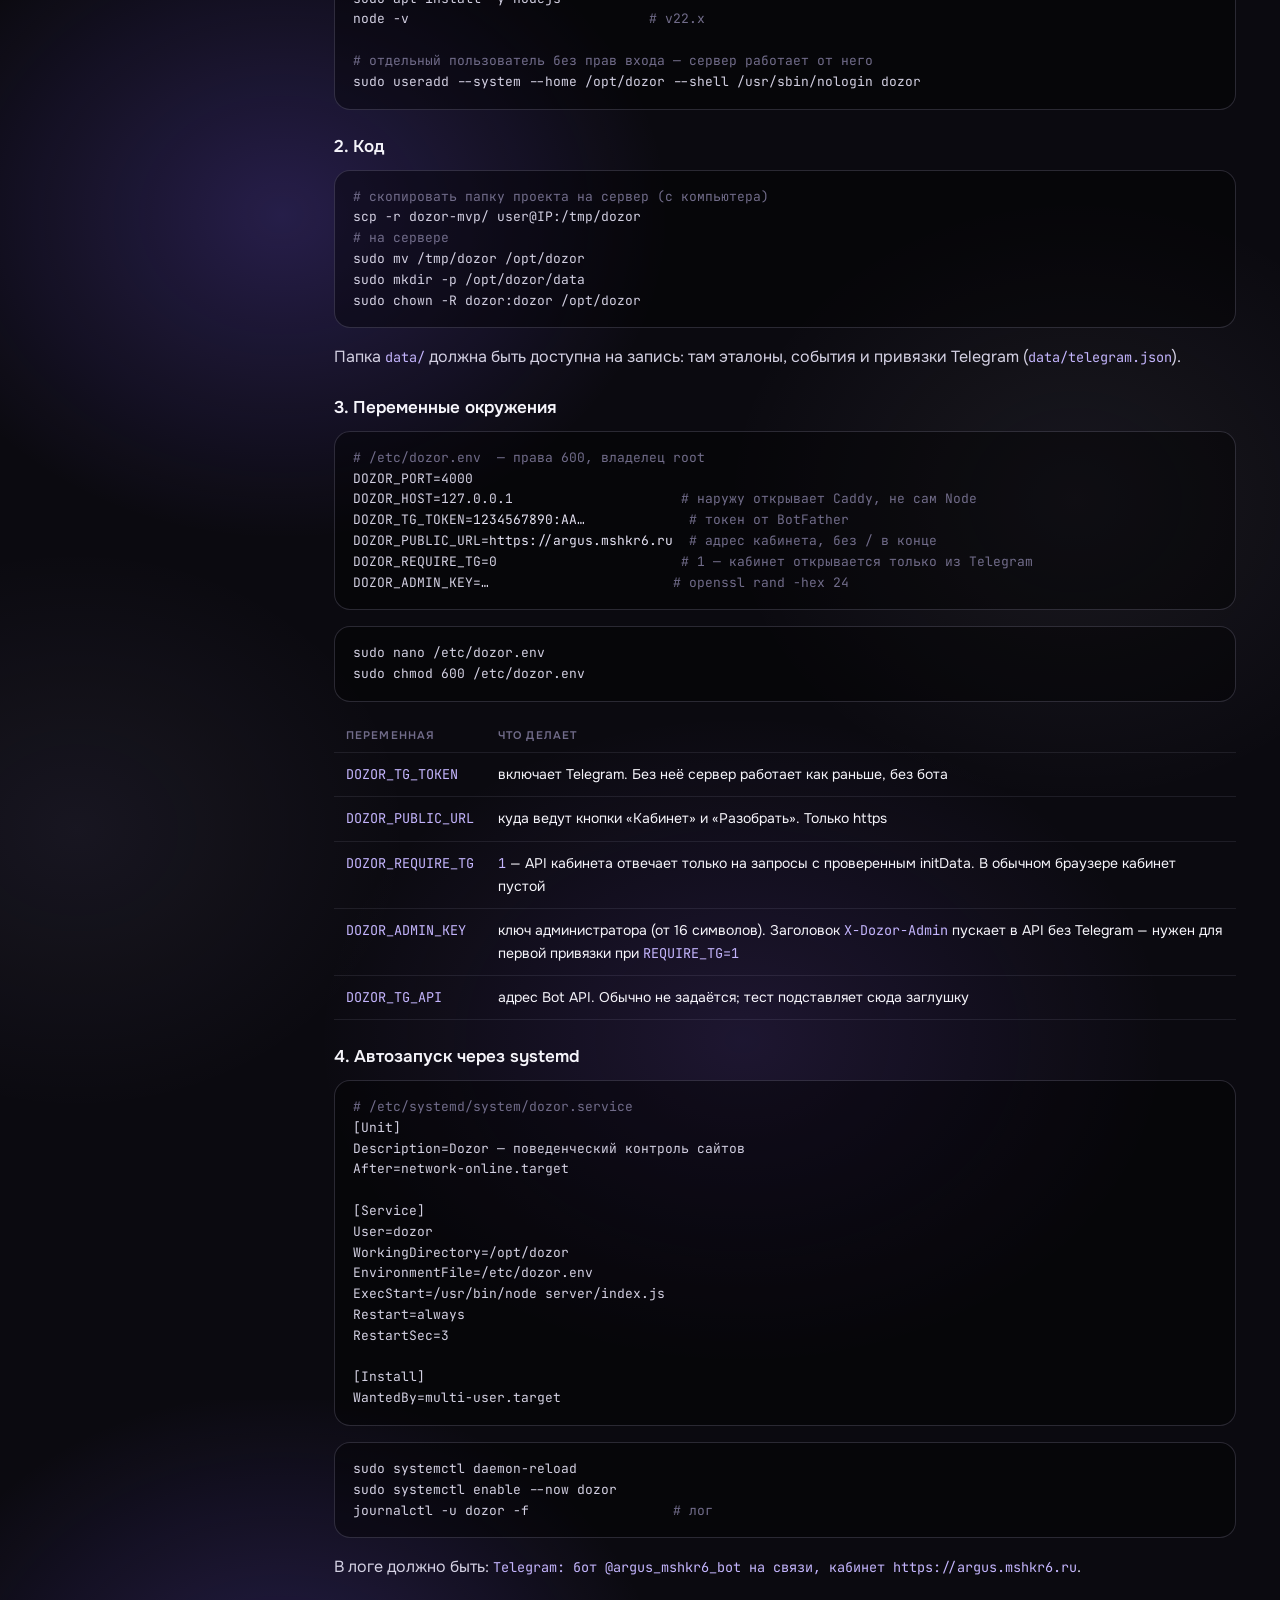
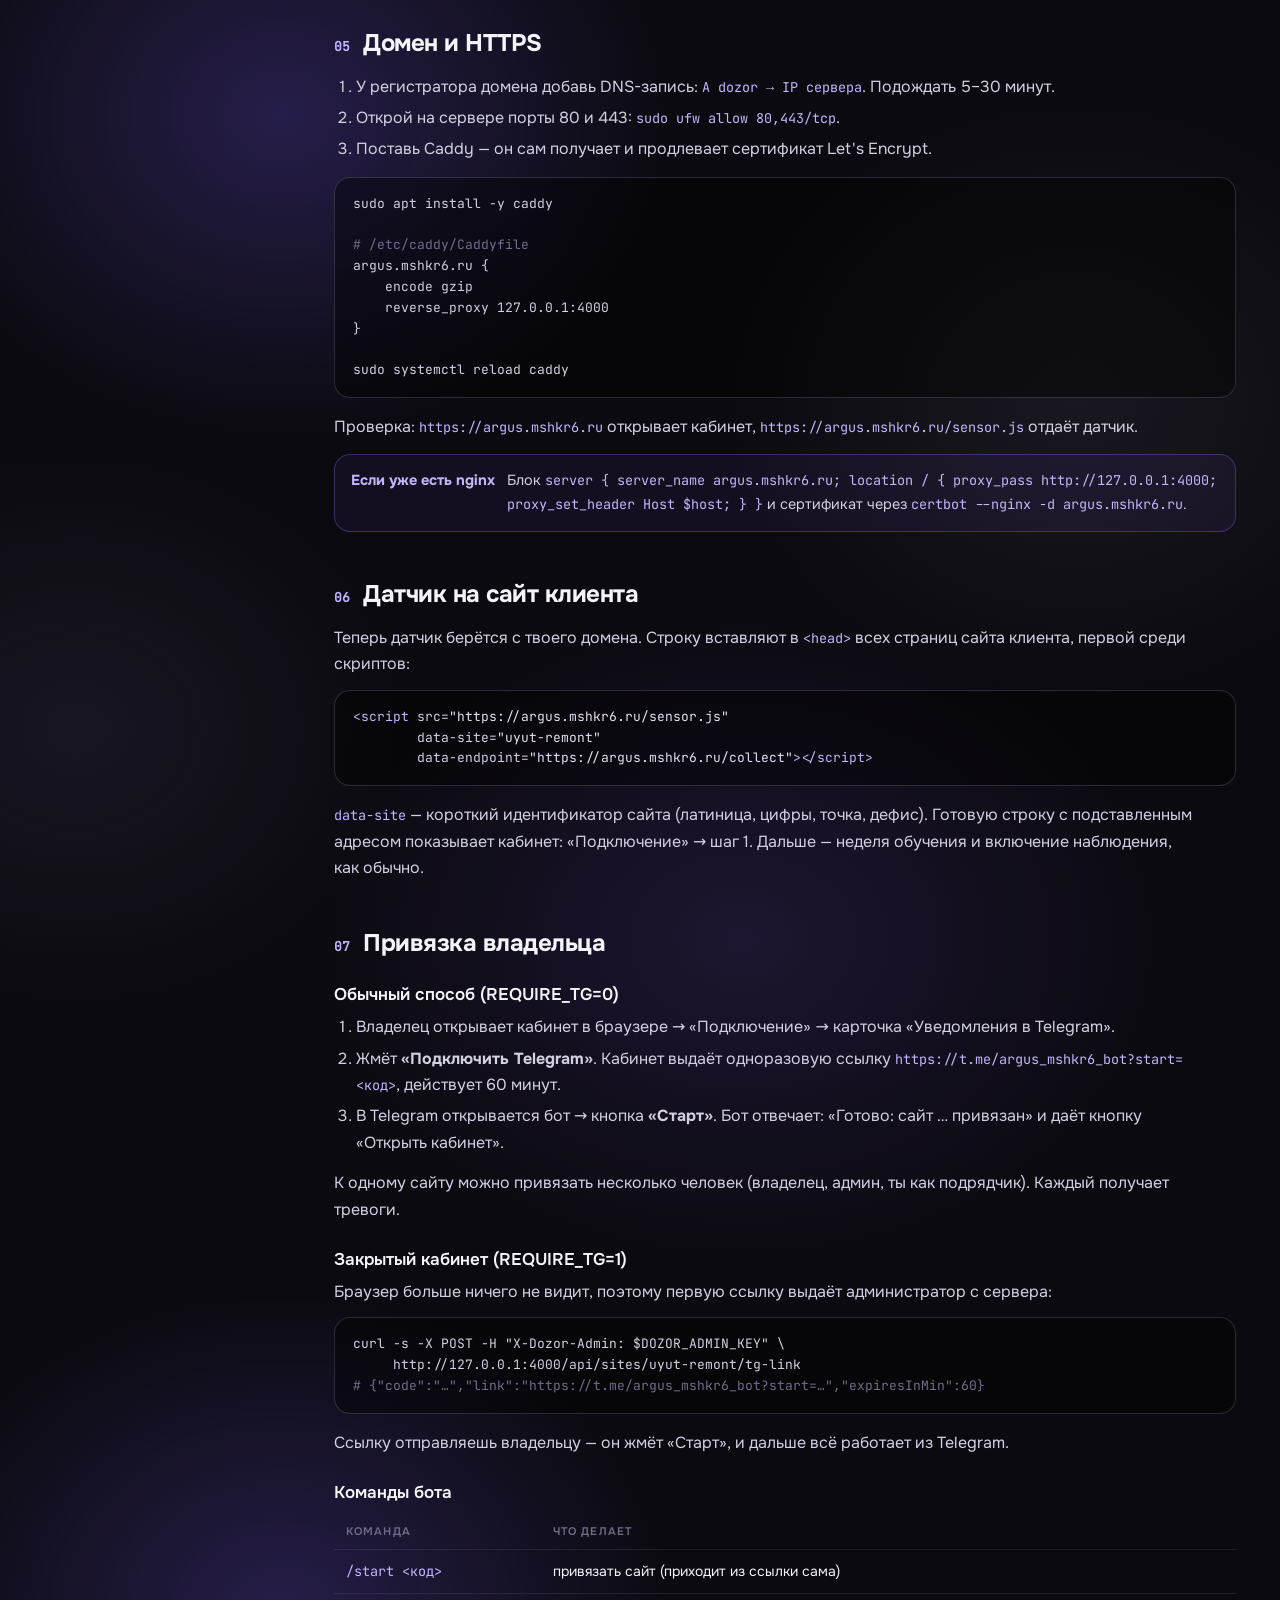
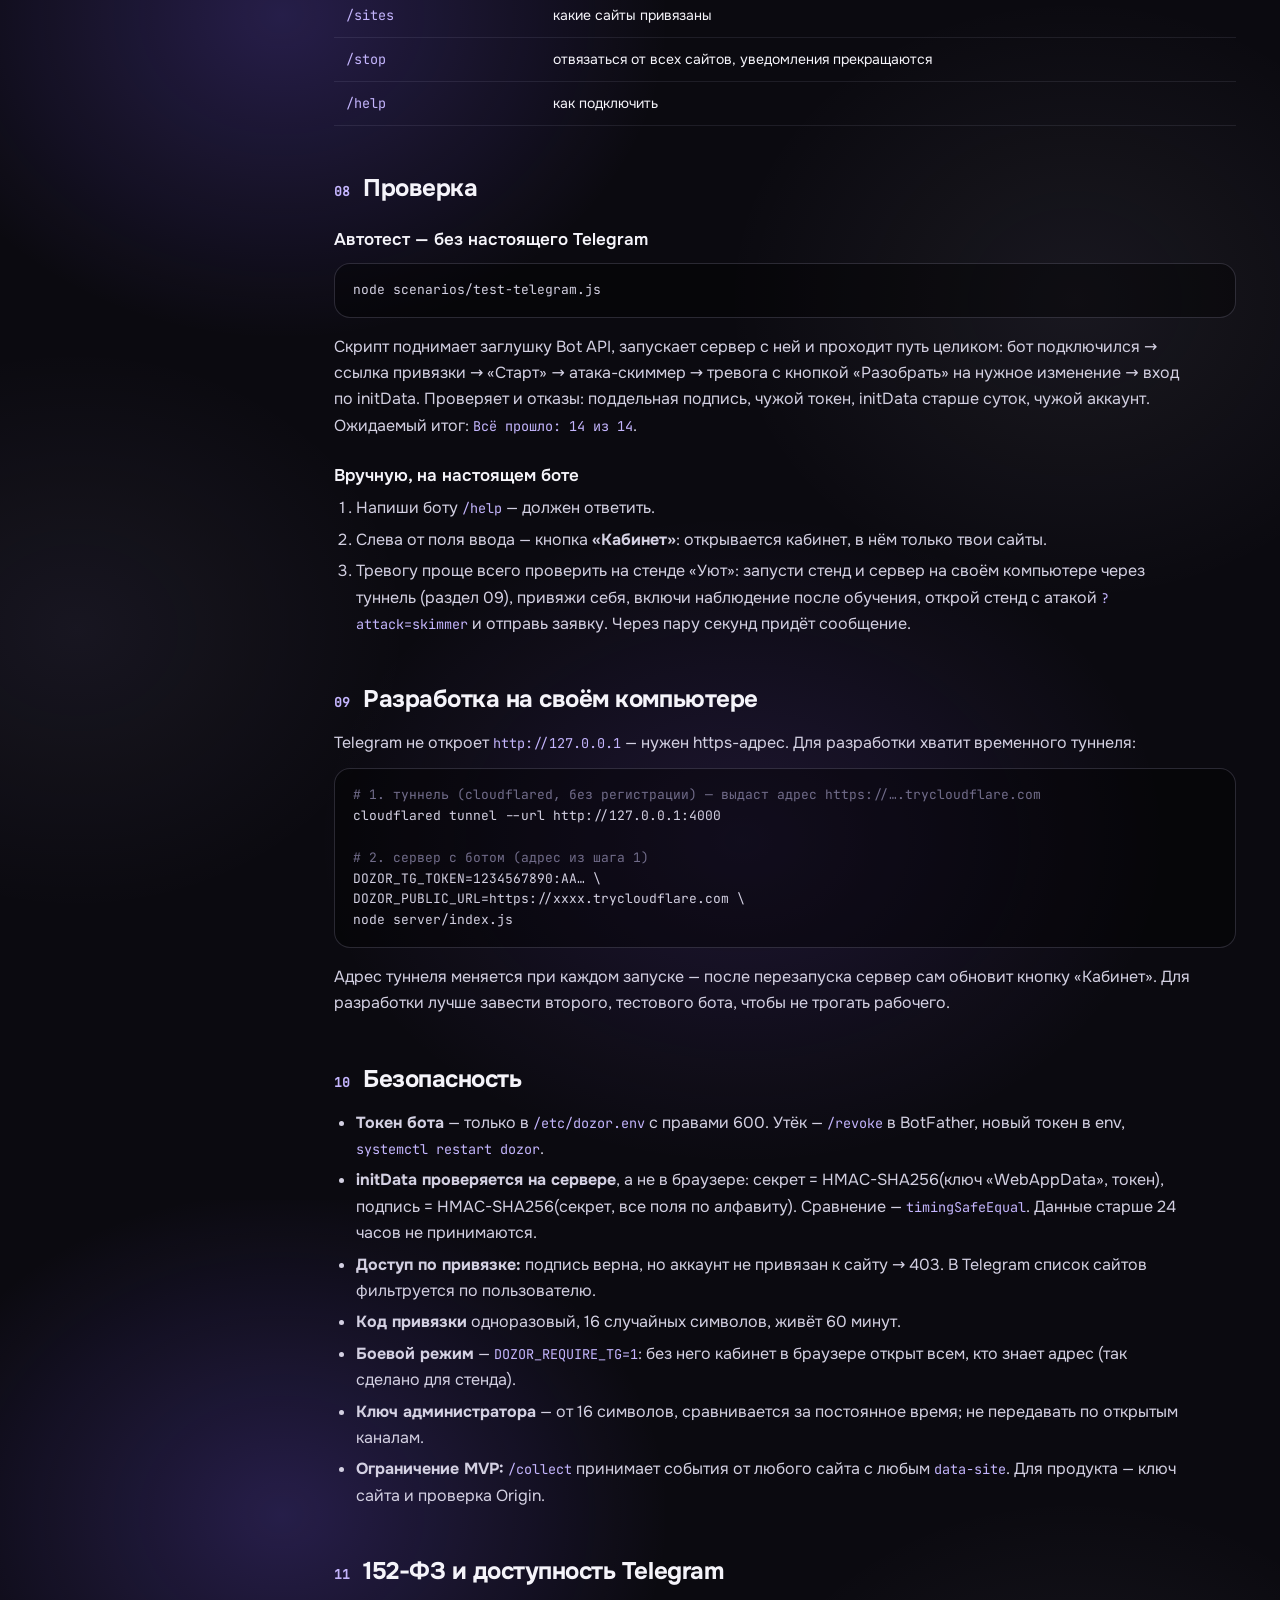
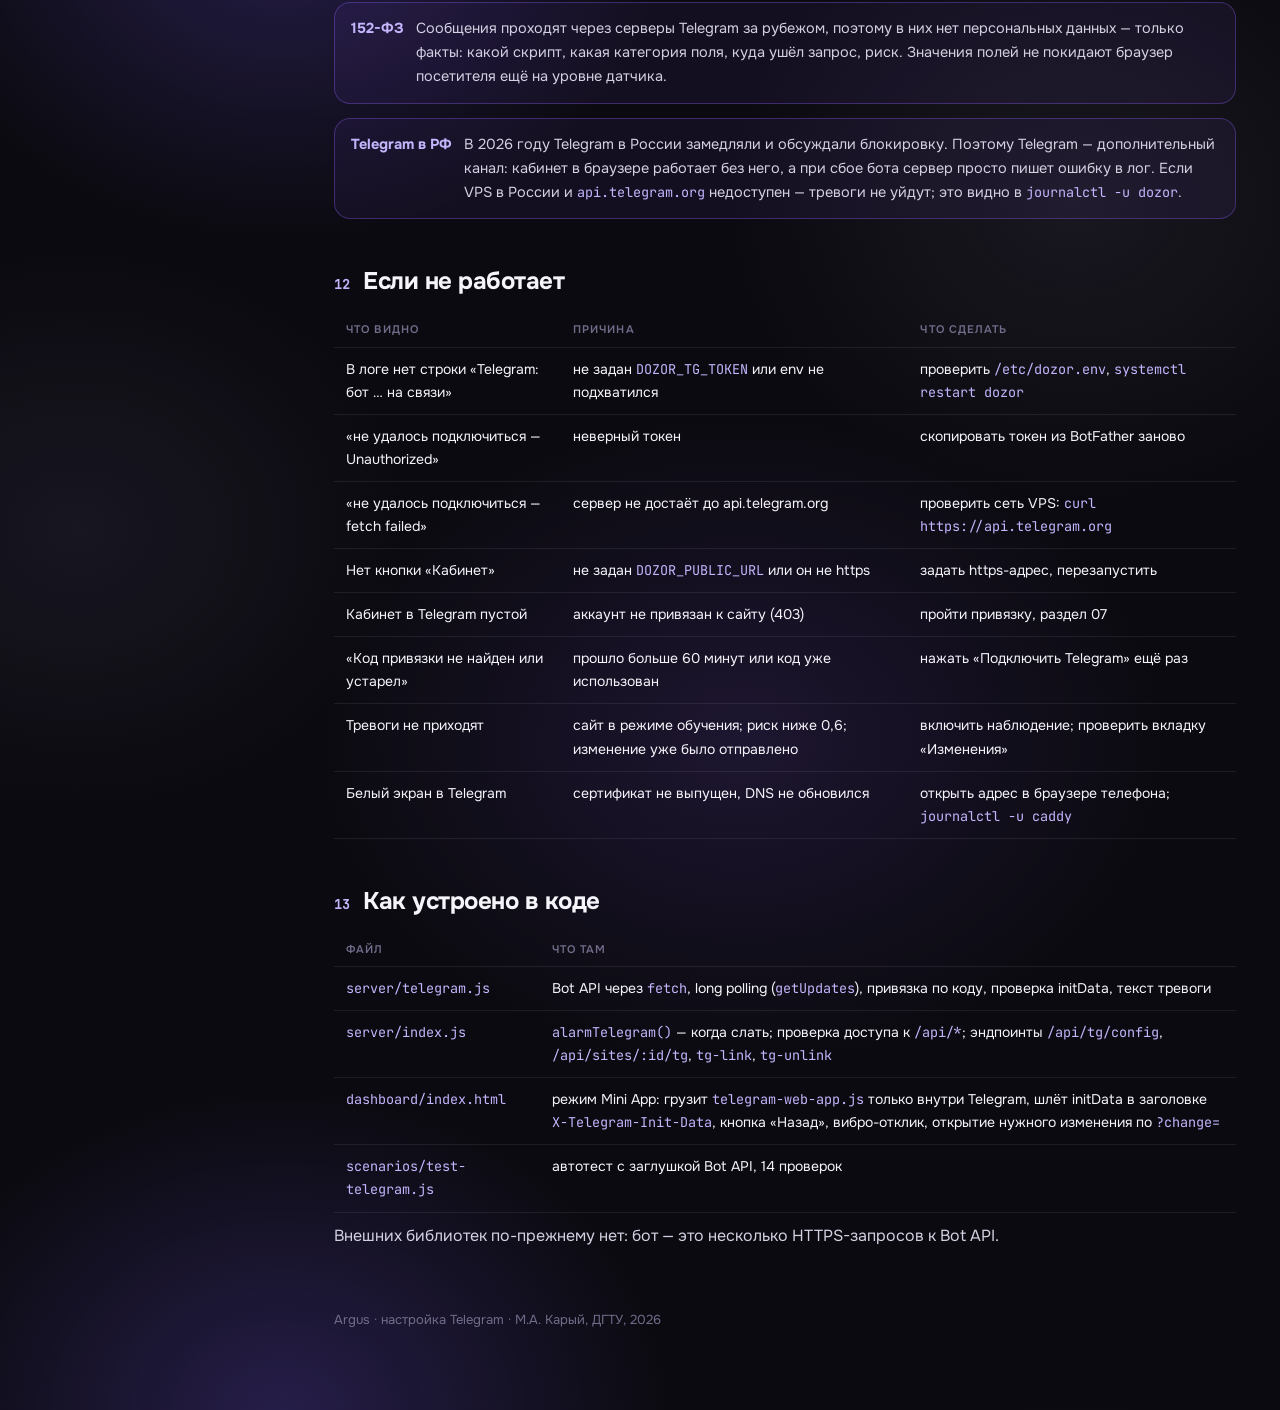
<file: docs/telegram.html>
<!doctype html>
<!--
                   __    __        _____
   ____ ___  _____/ /_  / /_______/ ___/
  / __ `__ \/ ___/ __ \/ //_/ ___/ __ \
 / / / / / (__  ) / / / ,< / /  / /_/ /
/_/ /_/ /_/____/_/ /_/_/|_/_/   \____/

 file:    docs/telegram.html
 author:  mshkr6
 created: 2026-10-08
 about:   Полная настройка Telegram: бот, сервер на VPS, домен и HTTPS, привязка владельца,
          проверка, безопасность и неполадки.
-->
<html lang="ru"><head><meta charset="utf-8"><title>Argus — настройка Telegram</title>
<meta name="viewport" content="width=device-width, initial-scale=1">
<style>
@font-face{font-family:Onest;font-weight:400;src:url([data-uri]) format("woff2");unicode-range:U+0400-045F,U+2116}
@font-face{font-family:Onest;font-weight:400;src:url([data-uri]) format("woff2");unicode-range:U+0000-00FF,U+2000-206F,U+2190-22FF}
@font-face{font-family:Onest;font-weight:500;src:url([data-uri]) format("woff2");unicode-range:U+0400-045F,U+2116}
@font-face{font-family:Onest;font-weight:500;src:url([data-uri]) format("woff2");unicode-range:U+0000-00FF,U+2000-206F,U+2190-22FF}
@font-face{font-family:Onest;font-weight:600;src:url([data-uri]) format("woff2");unicode-range:U+0400-045F,U+2116}
@font-face{font-family:Onest;font-weight:600;src:url([data-uri]) format("woff2");unicode-range:U+0000-00FF,U+2000-206F,U+2190-22FF}
@font-face{font-family:Onest;font-weight:700;src:url([data-uri]) format("woff2");unicode-range:U+0400-045F,U+2116}
@font-face{font-family:Onest;font-weight:700;src:url([data-uri]) format("woff2");unicode-range:U+0000-00FF,U+2000-206F,U+2190-22FF}
@font-face{font-family:Onest;font-weight:800;src:url([data-uri]) format("woff2");unicode-range:U+0400-045F,U+2116}
@font-face{font-family:Onest;font-weight:800;src:url([data-uri]) format("woff2");unicode-range:U+0000-00FF,U+2000-206F,U+2190-22FF}
@font-face{font-family:Unbounded;font-weight:800;src:url([data-uri]) format("woff2");unicode-range:U+0400-045F,U+2116}
@font-face{font-family:Unbounded;font-weight:800;src:url([data-uri]) format("woff2");unicode-range:U+0000-00FF,U+2000-206F}
@font-face{font-family:"JetBrains Mono";src:url([data-uri]) format("woff2");unicode-range:U+0400-045F}
@font-face{font-family:"JetBrains Mono";src:url([data-uri]) format("woff2");unicode-range:U+0000-00FF,U+2000-206F,U+2190-22FF}
:root{--bg:#0b0a10;--glass:rgba(236,232,255,.045);--line:rgba(220,214,255,.09);--line2:rgba(220,214,255,.17);--text:#f5f4fa;--soft:#d3d0e2;--muted:#a19cb9;--dim:#716c8a;--accent:#8b5cf6;--accent-t:#c4b5fd;--ok:#e4e1f2;--crit:#ff4d61;--law:#b9a4ff;--codebg:rgba(0,0,0,.4);--shadow:none;--m1:rgba(124,92,255,.24);--m2:rgba(214,208,240,.07);--m3:rgba(139,92,246,.14);--m4:rgba(196,181,253,.07)}
@media print{}
*{box-sizing:border-box}html{background:var(--bg);scroll-behavior:smooth;transition:background .3s}
body{margin:0;color:var(--text);font:16px/1.65 Onest,system-ui,sans-serif;-webkit-font-smoothing:antialiased;position:relative}
.bgfx{position:absolute;inset:0;pointer-events:none;z-index:0;background:radial-gradient(42% 30% at 22% 21%,var(--m1),transparent 72%),radial-gradient(38% 28% at 84% 40%,var(--m2),transparent 72%),radial-gradient(46% 30% at 58% 76%,var(--m3),transparent 72%),radial-gradient(36% 26% at 6% 62%,var(--m4),transparent 72%);background-size:100% 1500px;background-repeat:repeat-y}

.layout{position:relative;z-index:1;max-width:1240px;margin:0 auto;padding:0 24px;display:grid;grid-template-columns:250px minmax(0,1fr);gap:40px}
nav.side{position:sticky;top:24px;align-self:start;margin-top:40px;padding:18px;border-radius:22px;background:var(--glass);border:1px solid var(--line);box-shadow:var(--shadow);backdrop-filter:blur(20px);-webkit-backdrop-filter:blur(20px)}
nav.side b{display:block;font:800 15px/1 Unbounded,sans-serif;text-transform:uppercase;margin-bottom:14px}nav.side b i{font-style:normal;color:var(--accent)}
nav.side a{display:flex;gap:10px;padding:7px 8px;border-radius:10px;color:var(--muted);text-decoration:none;font-size:13.5px;line-height:1.35}
nav.side a:hover{color:var(--text);background:var(--glass)}nav.side a span{font:600 11px/1.6 "JetBrains Mono",monospace;color:var(--accent-t);flex:none}
main{padding:40px 0 80px;min-width:0}
.label{font:600 11.5px/1.4 Onest;letter-spacing:.14em;text-transform:uppercase;color:var(--accent-t)}
h1{font:800 clamp(30px,4vw,52px)/1.05 Onest,sans-serif;letter-spacing:-.035em;margin:12px 0 14px}h1 em{font-style:normal;color:var(--accent-t)}
.lead{color:var(--muted);font-size:17px;max-width:72ch}
section{margin-top:48px;scroll-margin-top:20px}
h2{display:flex;gap:14px;align-items:baseline;font:700 24px/1.2 Onest,sans-serif;letter-spacing:-.02em;margin:0 0 16px}
h2 span{font:600 13px/1 "JetBrains Mono",monospace;color:var(--accent-t)}
h3{font:600 17px/1.3 Onest;margin:26px 0 8px}
p{margin:0 0 12px;max-width:78ch;color:var(--soft)}
code{font:400 13.5px "JetBrains Mono",monospace;color:var(--accent-t)}
pre{font:400 13px/1.6 "JetBrains Mono",monospace;color:var(--soft);padding:16px 18px;border-radius:16px;border:1px solid var(--line2);background:var(--codebg);overflow-x:auto;margin:12px 0 16px}
pre .c{color:var(--dim)}pre .k{color:var(--accent-t)}pre .s{color:var(--ok)}
.file{display:inline-block;font:600 12px "JetBrains Mono",monospace;color:var(--muted);padding:4px 8px;border-radius:8px;border:1px solid var(--line2);margin-bottom:6px}
.card{padding:18px 20px;border-radius:20px;background:var(--glass);border:1px solid var(--line);margin:14px 0;backdrop-filter:blur(18px);-webkit-backdrop-filter:blur(18px)}
.grid2{display:grid;grid-template-columns:1fr 1fr;gap:12px}
table{width:100%;border-collapse:collapse;font-size:14px;margin:10px 0}
th,td{text-align:left;padding:10px 12px;border-bottom:1px solid var(--line);vertical-align:top}
th{color:var(--dim);font:600 11px/1.3 Onest;letter-spacing:.1em;text-transform:uppercase}
ul,ol{margin:8px 0 14px;padding-left:22px;color:var(--soft)}li{margin:5px 0;max-width:76ch}
.flow{display:flex;gap:8px;flex-wrap:wrap;align-items:center;margin:14px 0}
.flow div{padding:12px 14px;border-radius:14px;background:var(--glass);border:1px solid var(--line);font-size:13.5px}
.flow div b{display:block;font:600 12px "JetBrains Mono",monospace;color:var(--accent-t);margin-bottom:2px}
.flow i{font-style:normal;color:var(--accent-t)}
.note{display:flex;gap:12px;padding:14px 16px;border-radius:16px;border:1px solid color-mix(in srgb,var(--accent) 35%,transparent);background:color-mix(in srgb,var(--accent) 7%,transparent);color:var(--soft);font-size:14.5px;margin:14px 0}.note b{color:var(--accent-t);white-space:nowrap}
.qa{border-radius:18px;border:1px solid var(--line);background:var(--glass);margin:10px 0;overflow:hidden}
.qa summary{cursor:pointer;padding:14px 18px;font-weight:600;list-style:none;display:flex;gap:12px}
.qa summary::-webkit-details-marker{display:none}
.qa summary::before{content:"?";flex:none;width:22px;height:22px;border-radius:50%;background:color-mix(in srgb,var(--accent) 15%,transparent);color:var(--accent-t);display:grid;place-items:center;font:700 12px Onest}
.qa[open] summary{border-bottom:1px solid var(--line)}
.qa div{padding:14px 18px 6px 52px}
footer{color:var(--dim);font-size:13px;margin-top:60px}
@media (max-width:900px){.layout{grid-template-columns:1fr}nav.side{position:static;margin-top:24px}.grid2{grid-template-columns:1fr}}
@media print{.bgfx,nav.side{display:none}.layout{display:block}}
</style></head><body>
<div class="bgfx" aria-hidden="true"></div>
<div class="layout">
<nav class="side">
  <b>Argus<i>.</i></b>
  <a href="#s1"><span>01</span>Что получится</a>
  <a href="#s2"><span>02</span>Что понадобится</a>
  <a href="#s3"><span>03</span>Бот в BotFather</a>
  <a href="#s4"><span>04</span>Сервер на VPS</a>
  <a href="#s5"><span>05</span>Домен и HTTPS</a>
  <a href="#s6"><span>06</span>Датчик на сайт клиента</a>
  <a href="#s7"><span>07</span>Привязка владельца</a>
  <a href="#s8"><span>08</span>Проверка</a>
  <a href="#s9"><span>09</span>Разработка на своём компьютере</a>
  <a href="#s10"><span>10</span>Безопасность</a>
  <a href="#s11"><span>11</span>152-ФЗ и доступность Telegram</a>
  <a href="#s12"><span>12</span>Если не работает</a>
  <a href="#s13"><span>13</span>Как устроено в коде</a>
</nav>
<main>
  <div class="label">Инструкция · настройка</div>
  <h1>Argus в <em>Telegram</em></h1>
  <p class="lead">Бот присылает владельцу тревогу, кнопка «Разобрать» открывает кабинет прямо в Telegram — как Mini App. Ниже — всё по порядку: от создания бота до проверки, что сообщение пришло.</p>

  <section id="s1"><h2><span>01</span>Что получится</h2>
    <div class="flow">
      <div><b>сайт клиента</b>датчик видит атаку</div><i>→</i>
      <div><b>сервер Argus</b>находит изменение, риск ≥ 0,6</div><i>→</i>
      <div><b>бот</b>сообщение владельцу</div><i>→</i>
      <div><b>«Разобрать»</b>кабинет внутри Telegram</div><i>→</i>
      <div><b>решение</b>принять в эталон / инцидент</div>
    </div>
    <ul>
      <li><b>Уведомления.</b> Одно сообщение на изменение: при первой тревоге и ещё раз — только если изменение вернулось после решения. Повтор той же атаки владельца не засыпает.</li>
      <li><b>Кабинет как Mini App.</b> Тот же <code>dashboard/index.html</code>. В Telegram он сам переходит в мобильный режим, показывает кнопку «Назад» и вибрирует при решении.</li>
      <li><b>Вход без пароля.</b> Telegram передаёт подписанные данные пользователя (initData). Сервер проверяет подпись токеном бота и показывает только сайты, привязанные к этому аккаунту.</li>
      <li><b>Кнопка «Кабинет»</b> в меню бота ставится автоматически при запуске сервера.</li>
    </ul>
  </section>

  <section id="s2"><h2><span>02</span>Что понадобится</h2>
    <table>
      <tr><th>Что</th><th>Зачем</th><th>Пример</th></tr>
      <tr><td>Аккаунт Telegram</td><td>создать бота</td><td>твой личный</td></tr>
      <tr><td>VPS с Linux</td><td>сервер Argus работает постоянно: принимает события, шлёт тревоги</td><td>Ubuntu 22.04/24.04, 1 ядро, 1 ГБ — хватит</td></tr>
      <tr><td>Node.js 18+</td><td>сервер без внешних библиотек, нужен только Node</td><td>Node 22 LTS</td></tr>
      <tr><td>Домен с HTTPS</td><td>Telegram открывает Mini App только по https</td><td><code>argus.mshkr6.ru</code></td></tr>
    </table>
    <div class="note"><b>Важно</b><span>Демо-файл (<code>Argus-demo.html</code>) можно положить на любой статический хостинг и открыть в Telegram без сервера — но это будет запись эксперимента, без живых данных и без уведомлений.</span></div>
  </section>

  <section id="s3"><h2><span>03</span>Бот в BotFather</h2>
    <ol>
      <li>Открой в Telegram <code>@BotFather</code> и отправь <code>/newbot</code>.</li>
      <li>Имя — как бот будет подписан в чате, например <code>Argus</code>.</li>
      <li>Username — уникальный, на <code>bot</code>, например <code>argus_mshkr6_bot</code>.</li>
      <li>BotFather пришлёт <b>токен</b> вида <code>1234567890:AA…</code>. Это пароль от бота: никому не показывать, в git не класть.</li>
      <li>По желанию: <code>/setdescription</code> (текст на пустом экране бота), <code>/setuserpic</code> (аватар).</li>
    </ol>
    <p>Кнопку меню «Кабинет» и список команд (<code>/sites</code>, <code>/stop</code>, <code>/help</code>) настраивать не нужно — сервер ставит их сам при старте через <code>setChatMenuButton</code> и <code>setMyCommands</code>.</p>
  </section>

  <section id="s4"><h2><span>04</span>Сервер на VPS</h2>
    <h3>1. Node.js и пользователь</h3>
<pre><span class="c"># Node 22 из официального репозитория NodeSource</span>
curl -fsSL https://deb.nodesource.com/setup_22.x | sudo -E bash -
sudo apt install -y nodejs
node -v                              <span class="c"># v22.x</span>

<span class="c"># отдельный пользователь без прав входа — сервер работает от него</span>
sudo useradd --system --home /opt/dozor --shell /usr/sbin/nologin dozor</pre>
    <h3>2. Код</h3>
<pre><span class="c"># скопировать папку проекта на сервер (с компьютера)</span>
scp -r dozor-mvp/ user@IP:/tmp/dozor
<span class="c"># на сервере</span>
sudo mv /tmp/dozor /opt/dozor
sudo mkdir -p /opt/dozor/data
sudo chown -R dozor:dozor /opt/dozor</pre>
    <p>Папка <code>data/</code> должна быть доступна на запись: там эталоны, события и привязки Telegram (<code>data/telegram.json</code>).</p>
    <h3>3. Переменные окружения</h3>
<pre><span class="c"># /etc/dozor.env  — права 600, владелец root</span>
DOZOR_PORT=4000
DOZOR_HOST=127.0.0.1                     <span class="c"># наружу открывает Caddy, не сам Node</span>
DOZOR_TG_TOKEN=<span class="s">1234567890:AA…</span>             <span class="c"># токен от BotFather</span>
DOZOR_PUBLIC_URL=<span class="s">https://argus.mshkr6.ru</span>  <span class="c"># адрес кабинета, без / в конце</span>
DOZOR_REQUIRE_TG=0                       <span class="c"># 1 — кабинет открывается только из Telegram</span>
DOZOR_ADMIN_KEY=<span class="s">…</span>                       <span class="c"># openssl rand -hex 24</span></pre>
<pre>sudo nano /etc/dozor.env
sudo chmod 600 /etc/dozor.env</pre>
    <table>
      <tr><th>Переменная</th><th>Что делает</th></tr>
      <tr><td><code>DOZOR_TG_TOKEN</code></td><td>включает Telegram. Без неё сервер работает как раньше, без бота</td></tr>
      <tr><td><code>DOZOR_PUBLIC_URL</code></td><td>куда ведут кнопки «Кабинет» и «Разобрать». Только https</td></tr>
      <tr><td><code>DOZOR_REQUIRE_TG</code></td><td><code>1</code> — API кабинета отвечает только на запросы с проверенным initData. В обычном браузере кабинет пустой</td></tr>
      <tr><td><code>DOZOR_ADMIN_KEY</code></td><td>ключ администратора (от 16 символов). Заголовок <code>X-Dozor-Admin</code> пускает в API без Telegram — нужен для первой привязки при <code>REQUIRE_TG=1</code></td></tr>
      <tr><td><code>DOZOR_TG_API</code></td><td>адрес Bot API. Обычно не задаётся; тест подставляет сюда заглушку</td></tr>
    </table>
    <h3>4. Автозапуск через systemd</h3>
<pre><span class="c"># /etc/systemd/system/dozor.service</span>
[Unit]
Description=Dozor — поведенческий контроль сайтов
After=network-online.target

[Service]
User=dozor
WorkingDirectory=/opt/dozor
EnvironmentFile=/etc/dozor.env
ExecStart=/usr/bin/node server/index.js
Restart=always
RestartSec=3

[Install]
WantedBy=multi-user.target</pre>
<pre>sudo systemctl daemon-reload
sudo systemctl enable --now dozor
journalctl -u dozor -f                  <span class="c"># лог</span></pre>
    <p>В логе должно быть: <code>Telegram: бот @argus_mshkr6_bot на связи, кабинет https://argus.mshkr6.ru</code>.</p>
  </section>

  <section id="s5"><h2><span>05</span>Домен и HTTPS</h2>
    <ol>
      <li>У регистратора домена добавь DNS-запись: <code>A dozor → IP сервера</code>. Подождать 5–30 минут.</li>
      <li>Открой на сервере порты 80 и 443: <code>sudo ufw allow 80,443/tcp</code>.</li>
      <li>Поставь Caddy — он сам получает и продлевает сертификат Let's Encrypt.</li>
    </ol>
<pre>sudo apt install -y caddy

<span class="c"># /etc/caddy/Caddyfile</span>
argus.mshkr6.ru {
    encode gzip
    reverse_proxy 127.0.0.1:4000
}

sudo systemctl reload caddy</pre>
    <p>Проверка: <code>https://argus.mshkr6.ru</code> открывает кабинет, <code>https://argus.mshkr6.ru/sensor.js</code> отдаёт датчик.</p>
    <div class="note"><b>Если уже есть nginx</b><span>Блок <code>server { server_name argus.mshkr6.ru; location / { proxy_pass http://127.0.0.1:4000; proxy_set_header Host $host; } }</code> и сертификат через <code>certbot --nginx -d argus.mshkr6.ru</code>.</span></div>
  </section>

  <section id="s6"><h2><span>06</span>Датчик на сайт клиента</h2>
    <p>Теперь датчик берётся с твоего домена. Строку вставляют в <code>&lt;head&gt;</code> всех страниц сайта клиента, первой среди скриптов:</p>
<pre><span class="k">&lt;script</span> src=<span class="s">"https://argus.mshkr6.ru/sensor.js"</span>
        data-site=<span class="s">"uyut-remont"</span>
        data-endpoint=<span class="s">"https://argus.mshkr6.ru/collect"</span><span class="k">&gt;&lt;/script&gt;</span></pre>
    <p><code>data-site</code> — короткий идентификатор сайта (латиница, цифры, точка, дефис). Готовую строку с подставленным адресом показывает кабинет: «Подключение» → шаг 1. Дальше — неделя обучения и включение наблюдения, как обычно.</p>
  </section>

  <section id="s7"><h2><span>07</span>Привязка владельца</h2>
    <h3>Обычный способ (REQUIRE_TG=0)</h3>
    <ol>
      <li>Владелец открывает кабинет в браузере → «Подключение» → карточка «Уведомления в Telegram».</li>
      <li>Жмёт <b>«Подключить Telegram»</b>. Кабинет выдаёт одноразовую ссылку <code>https://t.me/argus_mshkr6_bot?start=&lt;код&gt;</code>, действует 60 минут.</li>
      <li>В Telegram открывается бот → кнопка <b>«Старт»</b>. Бот отвечает: «Готово: сайт … привязан» и даёт кнопку «Открыть кабинет».</li>
    </ol>
    <p>К одному сайту можно привязать несколько человек (владелец, админ, ты как подрядчик). Каждый получает тревоги.</p>
    <h3>Закрытый кабинет (REQUIRE_TG=1)</h3>
    <p>Браузер больше ничего не видит, поэтому первую ссылку выдаёт администратор с сервера:</p>
<pre>curl -s -X POST -H "X-Dozor-Admin: $DOZOR_ADMIN_KEY" \
     http://127.0.0.1:4000/api/sites/uyut-remont/tg-link
<span class="c"># {"code":"…","link":"https://t.me/argus_mshkr6_bot?start=…","expiresInMin":60}</span></pre>
    <p>Ссылку отправляешь владельцу — он жмёт «Старт», и дальше всё работает из Telegram.</p>
    <h3>Команды бота</h3>
    <table>
      <tr><th>Команда</th><th>Что делает</th></tr>
      <tr><td><code>/start &lt;код&gt;</code></td><td>привязать сайт (приходит из ссылки сама)</td></tr>
      <tr><td><code>/sites</code></td><td>какие сайты привязаны</td></tr>
      <tr><td><code>/stop</code></td><td>отвязаться от всех сайтов, уведомления прекращаются</td></tr>
      <tr><td><code>/help</code></td><td>как подключить</td></tr>
    </table>
  </section>

  <section id="s8"><h2><span>08</span>Проверка</h2>
    <h3>Автотест — без настоящего Telegram</h3>
<pre>node scenarios/test-telegram.js</pre>
    <p>Скрипт поднимает заглушку Bot API, запускает сервер с ней и проходит путь целиком: бот подключился → ссылка привязки → «Старт» → атака-скиммер → тревога с кнопкой «Разобрать» на нужное изменение → вход по initData. Проверяет и отказы: поддельная подпись, чужой токен, initData старше суток, чужой аккаунт. Ожидаемый итог: <code>Всё прошло: 14 из 14</code>.</p>
    <h3>Вручную, на настоящем боте</h3>
    <ol>
      <li>Напиши боту <code>/help</code> — должен ответить.</li>
      <li>Слева от поля ввода — кнопка <b>«Кабинет»</b>: открывается кабинет, в нём только твои сайты.</li>
      <li>Тревогу проще всего проверить на стенде «Уют»: запусти стенд и сервер на своём компьютере через туннель (раздел 09), привяжи себя, включи наблюдение после обучения, открой стенд с атакой <code>?attack=skimmer</code> и отправь заявку. Через пару секунд придёт сообщение.</li>
    </ol>
  </section>

  <section id="s9"><h2><span>09</span>Разработка на своём компьютере</h2>
    <p>Telegram не откроет <code>http://127.0.0.1</code> — нужен https-адрес. Для разработки хватит временного туннеля:</p>
<pre><span class="c"># 1. туннель (cloudflared, без регистрации) — выдаст адрес https://….trycloudflare.com</span>
cloudflared tunnel --url http://127.0.0.1:4000

<span class="c"># 2. сервер с ботом (адрес из шага 1)</span>
DOZOR_TG_TOKEN=1234567890:AA… \
DOZOR_PUBLIC_URL=https://xxxx.trycloudflare.com \
node server/index.js</pre>
    <p>Адрес туннеля меняется при каждом запуске — после перезапуска сервер сам обновит кнопку «Кабинет». Для разработки лучше завести второго, тестового бота, чтобы не трогать рабочего.</p>
  </section>

  <section id="s10"><h2><span>10</span>Безопасность</h2>
    <ul>
      <li><b>Токен бота</b> — только в <code>/etc/dozor.env</code> с правами 600. Утёк — <code>/revoke</code> в BotFather, новый токен в env, <code>systemctl restart dozor</code>.</li>
      <li><b>initData проверяется на сервере</b>, а не в браузере: секрет = HMAC-SHA256(ключ «WebAppData», токен), подпись = HMAC-SHA256(секрет, все поля по алфавиту). Сравнение — <code>timingSafeEqual</code>. Данные старше 24 часов не принимаются.</li>
      <li><b>Доступ по привязке:</b> подпись верна, но аккаунт не привязан к сайту → 403. В Telegram список сайтов фильтруется по пользователю.</li>
      <li><b>Код привязки</b> одноразовый, 16 случайных символов, живёт 60 минут.</li>
      <li><b>Боевой режим</b> — <code>DOZOR_REQUIRE_TG=1</code>: без него кабинет в браузере открыт всем, кто знает адрес (так сделано для стенда).</li>
      <li><b>Ключ администратора</b> — от 16 символов, сравнивается за постоянное время; не передавать по открытым каналам.</li>
      <li><b>Ограничение MVP:</b> <code>/collect</code> принимает события от любого сайта с любым <code>data-site</code>. Для продукта — ключ сайта и проверка Origin.</li>
    </ul>
  </section>

  <section id="s11"><h2><span>11</span>152-ФЗ и доступность Telegram</h2>
    <div class="note"><b>152-ФЗ</b><span>Сообщения проходят через серверы Telegram за рубежом, поэтому в них нет персональных данных — только факты: какой скрипт, какая категория поля, куда ушёл запрос, риск. Значения полей не покидают браузер посетителя ещё на уровне датчика.</span></div>
    <div class="note"><b>Telegram в РФ</b><span>В 2026 году Telegram в России замедляли и обсуждали блокировку. Поэтому Telegram — дополнительный канал: кабинет в браузере работает без него, а при сбое бота сервер просто пишет ошибку в лог. Если VPS в России и <code>api.telegram.org</code> недоступен — тревоги не уйдут; это видно в <code>journalctl -u dozor</code>.</span></div>
  </section>

  <section id="s12"><h2><span>12</span>Если не работает</h2>
    <table>
      <tr><th>Что видно</th><th>Причина</th><th>Что сделать</th></tr>
      <tr><td>В логе нет строки «Telegram: бот … на связи»</td><td>не задан <code>DOZOR_TG_TOKEN</code> или env не подхватился</td><td>проверить <code>/etc/dozor.env</code>, <code>systemctl restart dozor</code></td></tr>
      <tr><td>«не удалось подключиться — Unauthorized»</td><td>неверный токен</td><td>скопировать токен из BotFather заново</td></tr>
      <tr><td>«не удалось подключиться — fetch failed»</td><td>сервер не достаёт до api.telegram.org</td><td>проверить сеть VPS: <code>curl https://api.telegram.org</code></td></tr>
      <tr><td>Нет кнопки «Кабинет»</td><td>не задан <code>DOZOR_PUBLIC_URL</code> или он не https</td><td>задать https-адрес, перезапустить</td></tr>
      <tr><td>Кабинет в Telegram пустой</td><td>аккаунт не привязан к сайту (403)</td><td>пройти привязку, раздел 07</td></tr>
      <tr><td>«Код привязки не найден или устарел»</td><td>прошло больше 60 минут или код уже использован</td><td>нажать «Подключить Telegram» ещё раз</td></tr>
      <tr><td>Тревоги не приходят</td><td>сайт в режиме обучения; риск ниже 0,6; изменение уже было отправлено</td><td>включить наблюдение; проверить вкладку «Изменения»</td></tr>
      <tr><td>Белый экран в Telegram</td><td>сертификат не выпущен, DNS не обновился</td><td>открыть адрес в браузере телефона; <code>journalctl -u caddy</code></td></tr>
    </table>
  </section>

  <section id="s13"><h2><span>13</span>Как устроено в коде</h2>
    <table>
      <tr><th>Файл</th><th>Что там</th></tr>
      <tr><td><code>server/telegram.js</code></td><td>Bot API через <code>fetch</code>, long polling (<code>getUpdates</code>), привязка по коду, проверка initData, текст тревоги</td></tr>
      <tr><td><code>server/index.js</code></td><td><code>alarmTelegram()</code> — когда слать; проверка доступа к <code>/api/*</code>; эндпоинты <code>/api/tg/config</code>, <code>/api/sites/:id/tg</code>, <code>tg-link</code>, <code>tg-unlink</code></td></tr>
      <tr><td><code>dashboard/index.html</code></td><td>режим Mini App: грузит <code>telegram-web-app.js</code> только внутри Telegram, шлёт initData в заголовке <code>X-Telegram-Init-Data</code>, кнопка «Назад», вибро-отклик, открытие нужного изменения по <code>?change=</code></td></tr>
      <tr><td><code>scenarios/test-telegram.js</code></td><td>автотест с заглушкой Bot API, 14 проверок</td></tr>
    </table>
    <p>Внешних библиотек по-прежнему нет: бот — это несколько HTTPS-запросов к Bot API.</p>
  </section>

  <footer>Argus · настройка Telegram · М.А. Карый, ДГТУ, 2026</footer>
</main>
</div>
</body></html>
</file>
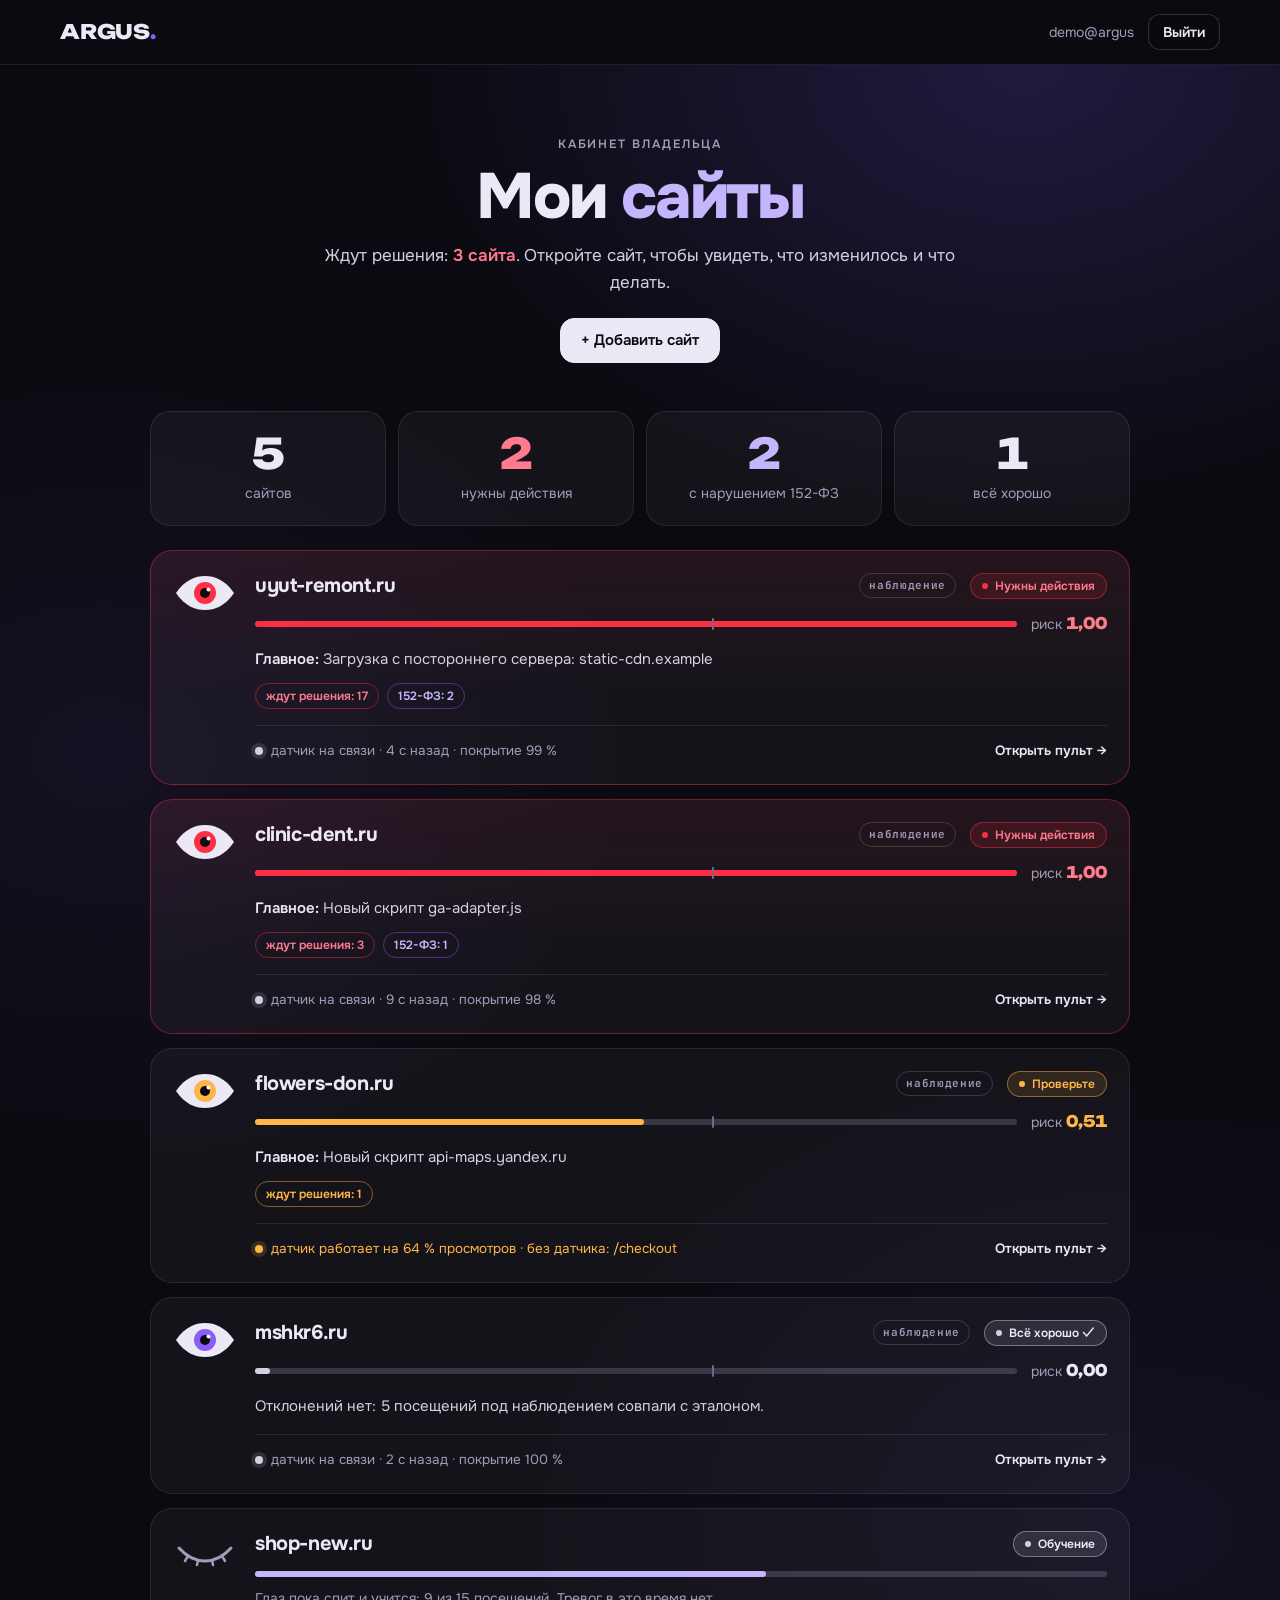
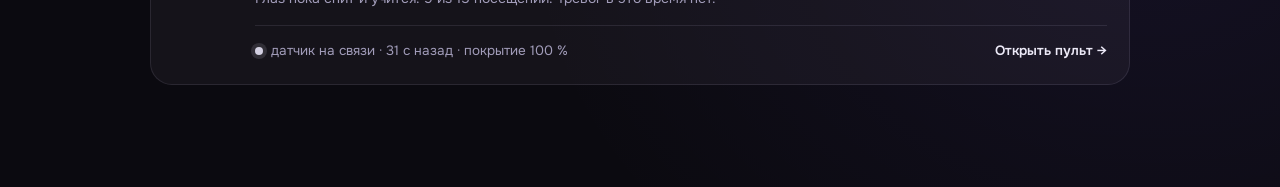
<file: site/cabinet.html>
<!--
                   __    __        _____
   ____ ___  _____/ /_  / /_______/ ___/
  / __ `__ \/ ___/ __ \/ //_/ ___/ __ \
 / / / / / (__  ) / / / ,< / /  / /_/ /
/_/ /_/ /_/____/_/ /_/_/|_/_/   \____/

 file:    site/cabinet.html
 author:  mshkr6
 created: 2026-10-29
 about:   Личный кабинет Argus — список сайтов владельца в стилистике «сто глаз»: у каждого сайта свой глаз
          (спокоен / насторожен / тревога / 152-ФЗ / спит на обучении), статус, риск, главное изменение
          и состояние датчика. Карточка открывает пульт сайта (dashboard.html?site=…).
          Демо-данные — из assets/demo-sites.js, те же, что видит пульт; решения владельца общие.
-->
<!doctype html>
<html lang="ru">
<head>
  <meta charset="utf-8">
  <meta name="viewport" content="width=device-width,initial-scale=1,viewport-fit=cover">
  <title>Argus — кабинет</title>
  <meta name="theme-color" content="#0b0a10">
  <link rel="icon" href="data:image/svg+xml,%3Csvg xmlns='http://www.w3.org/2000/svg' viewBox='0 0 64 40'%3E%3Cpath d='M3 20C12 7 22 3 32 3s20 4 29 17c-9 13-19 17-29 17S12 33 3 20Z' fill='%23ece9f7'/%3E%3Ccircle cx='32' cy='20' r='11' fill='%238b5cf6'/%3E%3Ccircle cx='32' cy='20' r='5' fill='%230b0a10'/%3E%3C/svg%3E">
  <link rel="preconnect" href="https://fonts.googleapis.com">
  <link rel="preconnect" href="https://fonts.gstatic.com" crossorigin>
  <link rel="stylesheet" href="https://fonts.googleapis.com/css2?family=Onest:wght@400;500;600;700;800&family=Unbounded:wght@700;800&family=JetBrains+Mono:wght@400;600&display=swap">
  <link rel="stylesheet" href="assets/argus.css">
  <script src="assets/demo-snapshot.js"></script>
  <script src="assets/demo-sites.js"></script>
  <style>
    main { position: relative; isolation: isolate; padding-block: clamp(40px, 6vw, 72px) clamp(64px, 8vw, 104px); }
    .bg { position: absolute; inset: 0; z-index: -1; pointer-events: none; background:
      radial-gradient(900px 640px at 80% 0%, rgba(124, 92, 255, .2), transparent 70%),
      radial-gradient(760px 600px at 8% 40%, rgba(139, 92, 246, .08), transparent 70%),
      radial-gradient(900px 680px at 90% 85%, rgba(124, 92, 255, .08), transparent 70%); }

    .user { margin-left: auto; display: flex; align-items: center; gap: 14px; min-width: 0; font-size: 14px; color: var(--lav); }
    .user span { overflow: hidden; text-overflow: ellipsis; white-space: nowrap; }
    @media (max-width: 560px) { .user span { display: none; } }

    .head { display: flex; flex-direction: column; align-items: center; text-align: center; gap: 12px; max-width: 820px; margin: 0 auto; }
    .head h1 { font: 800 clamp(34px, 5vw, 64px)/1.02 var(--f-body); letter-spacing: -.035em; }
    .head h1 em { font-style: normal; color: var(--violet-soft); }
    .head p { color: var(--soft); font-size: 17px; max-width: 60ch; }
    .head p b { color: var(--red-soft); font-weight: 600; }
    .head .btn { margin-top: 10px; }

    .sum { display: grid; grid-template-columns: repeat(2, 1fr); gap: 12px; max-width: 980px; margin: clamp(32px, 4vw, 48px) auto 0; }
    @media (min-width: 760px) { .sum { grid-template-columns: repeat(4, 1fr); } }
    .stat { padding: 20px 16px; border-radius: 20px; background: var(--glass); border: 1px solid var(--line); text-align: center; }
    .stat b { display: block; font: 800 clamp(30px, 3.4vw, 42px)/1 var(--f-display); font-variant-numeric: tabular-nums; color: var(--st-t, var(--silver)); }
    .stat span { display: block; margin-top: 8px; font-size: 14px; color: var(--lav); }

    .sites { display: grid; gap: 14px; max-width: 980px; margin: 24px auto 0; }
    .site { display: grid; grid-template-columns: 64px minmax(0, 1fr); gap: 18px; padding: 22px; border-radius: 22px; background: var(--glass); border: 1px solid var(--line); text-decoration: none; color: inherit; transition: border-color .2s, transform .2s; }
    a.site:hover { border-color: var(--violet-soft); transform: translateY(-2px); }
    .site.is-bad { border-color: color-mix(in srgb, var(--red) 40%, transparent); background: linear-gradient(180deg, rgba(255, 45, 70, .07), transparent 60%), var(--glass); }
    .site.is-law { border-color: color-mix(in srgb, var(--violet) 35%, transparent); }
    .site-eye svg { width: 64px; height: 40px; }
    .site-top { display: flex; flex-wrap: wrap; align-items: center; gap: 8px 14px; }
    .site-top h3 { margin-right: auto; font: 700 20px/1.2 var(--f-body); letter-spacing: -.02em; overflow-wrap: anywhere; }
    .mode { font: 600 11px/1 var(--f-mono); letter-spacing: .06em; padding: 6px 9px; border-radius: 999px; border: 1px solid var(--line2); color: var(--lav); white-space: nowrap; }
    .site-risk { display: grid; grid-template-columns: 1fr auto; gap: 14px; align-items: center; margin-top: 14px; font-size: 14px; color: var(--lav); }
    .site-risk b { font: 800 16px/1 var(--f-display); color: var(--st-t); font-variant-numeric: tabular-nums; }
    .what { margin-top: 12px; color: var(--soft); font-size: 15px; }
    .what b { color: var(--silver); font-weight: 600; }
    .what { overflow-wrap: anywhere; }
    .chips { display: flex; flex-wrap: wrap; gap: 8px; margin-top: 12px; }
    .chip { font: 600 12px/1 var(--f-body); padding: 6px 10px; border-radius: 999px; border: 1px solid var(--line2); color: var(--soft); white-space: nowrap; }
    .chip.is-bad, .chip.is-law, .chip.is-warn { color: var(--st-t); border-color: color-mix(in srgb, var(--st) 45%, transparent); }
    .site-foot { display: flex; flex-wrap: wrap; align-items: center; justify-content: space-between; gap: 10px 16px; margin-top: 16px; padding-top: 14px; border-top: 1px solid var(--line); font-size: 13.5px; color: var(--lav); }
    .sensor { display: inline-flex; align-items: center; gap: 8px; }
    .sensor::before { content: ""; width: 8px; height: 8px; border-radius: 50%; background: var(--soft); box-shadow: 0 0 0 4px rgba(211, 208, 226, .14); }
    .sensor.weak { color: var(--amber); }
    .sensor.weak::before { background: var(--amber); box-shadow: 0 0 0 4px rgba(255, 181, 71, .16); }
    .sensor.off::before { background: var(--lav-dim); box-shadow: none; }
    .go { color: var(--silver); font-weight: 600; white-space: nowrap; }
    .learn { margin-top: 14px; }
    .learn .risk::after { display: none; }
    .learn .risk > i { background: var(--violet-soft); }
    .learn p { margin-top: 10px; font-size: 14px; color: var(--lav); }
    @media (max-width: 560px) {
      .site { grid-template-columns: 1fr; gap: 12px; padding: 18px; }
      .site-eye svg { width: 48px; height: 30px; }
    }

    /* окно «Добавить сайт» */
    #add { width: min(540px, calc(100% - 32px)); }
    .steps { margin: 18px 0 0; padding: 0; list-style: none; display: grid; gap: 16px; counter-reset: s; }
    .steps li { position: relative; padding-left: 40px; font-size: 14px; color: var(--soft); }
    .steps li b { display: block; color: var(--silver); font-weight: 600; font-size: 15px; }
    .steps li::before { counter-increment: s; content: counter(s); position: absolute; left: 0; top: 0; width: 28px; height: 28px; border-radius: 50%; display: grid; place-items: center; font: 600 12px/1 var(--f-mono); border: 1px solid var(--line2); color: var(--violet-soft); }
    .snippet { position: relative; margin-top: 8px; }
    .snippet pre { margin: 0; padding: 12px 14px; padding-right: 100px; border-radius: 12px; background: var(--carbon); border: 1px solid var(--line2); font: 400 12px/1.5 var(--f-mono); color: var(--violet-soft); white-space: pre-wrap; word-break: break-all; }
    .snippet .btn { position: absolute; top: 7px; right: 7px; padding: 8px 10px; font-size: 13px; border-radius: 10px; }
  </style>
</head>
<body>

<header class="top">
  <div class="wrap">
    <a class="logo" href="index.html" aria-label="ARGUS, на главную">ARGUS<i>.</i></a>
    <div class="user">
      <span id="user-email">demo@argus</span>
      <a class="btn sm" href="index.html">Выйти</a>
    </div>
  </div>
</header>

<main>
  <div class="bg" aria-hidden="true"></div>
  <div class="wrap">
    <div class="head">
      <div class="eyebrow">Кабинет владельца</div>
      <h1>Мои <em>сайты</em></h1>
      <p id="verdict"></p>
      <button class="btn primary" type="button" id="add-open">+ Добавить сайт</button>
    </div>
    <div class="sum" id="sum"></div>
    <div class="sites" id="sites"></div>
  </div>
</main>

<dialog class="modal" id="add" aria-labelledby="add-title">
  <div class="modal-body">
    <button class="lg-x" type="button" data-close aria-label="Закрыть">×</button>
    <h3 id="add-title">Добавить <em>сайт</em></h3>
    <p class="modal-sub">Новый сайт сначала учится: Argus запоминает, что для него норма.</p>
    <form id="add-form" style="margin-top:22px">
      <label class="lg-field">Адрес сайта
        <input type="text" name="host" id="add-host" required placeholder="example.ru" inputmode="url" autocomplete="off">
      </label>
      <ol class="steps">
        <li><b>Вставьте датчик в &lt;head&gt;</b>
          <div class="snippet"><pre id="code"></pre><button class="btn" type="button" id="copy">Копировать</button></div>
        </li>
        <li><b>Обучение</b>Argus запоминает, как сайт ведёт себя в норме. Пока идёт обучение, сайт лучше не менять.</li>
        <li><b>Проверка эталона</b>Вы смотрите найденные скрипты и получателей и подтверждаете, что всё это ваше.</li>
        <li><b>Наблюдение</b>Любое отличие от эталона — находка в кабинете и сообщение в Telegram.</li>
      </ol>
      <button class="btn primary block" type="submit" style="margin-top:22px">Начать обучение</button>
    </form>
  </div>
</dialog>

<script>
  (function () {
    var DEMO = window.ARGUS_DEMO;
    var STATUS = {
      bad:   { cls: 'is-bad',  label: 'Нужны действия', iris: '#ff2d46' },
      law:   { cls: 'is-law',  label: '152-ФЗ',         iris: '#c4b5fd' },
      warn:  { cls: 'is-warn', label: 'Проверьте',      iris: '#ffb547' },
      ok:    { cls: 'is-ok',   label: 'Всё хорошо ✓',   iris: '#8b5cf6' },
      learn: { cls: 'is-ok',   label: 'Обучение' }
    };
    var added = [];   // сайты, добавленные в этой вкладке: ждут первое событие от датчика

    var $ = function (id) { return document.getElementById(id); };
    var esc = function (s) { return String(s).replace(/[&<>"']/g, function (c) { return '&#' + c.charCodeAt(0) + ';'; }); };
    var fmt = function (n) { return n.toFixed(2).replace('.', ','); };
    var plural = function (n, a, b, c) { var m = n % 100, k = n % 10; return m > 10 && m < 20 ? c : k === 1 ? a : k > 1 && k < 5 ? b : c; };

    function eye(status) {
      if (status === 'learn') {
        return '<svg viewBox="0 0 64 40" aria-hidden="true"><path d="M6 17c8 9 17 13 26 13s18-4 26-13" fill="none" stroke="#a19cb9" stroke-width="3" stroke-linecap="round"/>' +
          '<path d="M15 25l-3 5M25 29l-1 5M39 29l1 5M49 25l3 5" stroke="#a19cb9" stroke-width="2.5" stroke-linecap="round"/></svg>';
      }
      return '<svg viewBox="0 0 64 40" aria-hidden="true"><path d="M3 20C12 7 22 3 32 3s20 4 29 17c-9 13-19 17-29 17S12 33 3 20Z" fill="#ece9f7"/>' +
        '<circle cx="32" cy="20" r="11" fill="' + STATUS[status].iris + '"/><circle cx="32" cy="20" r="5" fill="#0b0a10"/><circle cx="35.5" cy="16.5" r="2" fill="#fff"/></svg>';
    }

    try { var u = sessionStorage.getItem('argus-user'); if (u) $('user-email').textContent = u; } catch (e) {}

    function sensorLine(c) {
      var s = c.sensor, pct = Math.round(s.coverage * 100) + ' %';
      if (!s.weak) return '<span class="sensor">датчик на связи · ' + s.ageSec + ' с назад · покрытие ' + pct + '</span>';
      return '<span class="sensor weak">датчик работает на ' + pct + ' просмотров' + (s.gap ? ' · без датчика: ' + esc(s.gap) : '') + '</span>';
    }

    function renderCard(c) {
      var st = STATUS[c.status];
      var h = '<a class="site ' + st.cls + '" href="dashboard.html?site=' + encodeURIComponent(c.id) + '#' + encodeURIComponent(c.id) + '"><div class="site-eye">' + eye(c.status) + '</div><div>' +
        '<div class="site-top"><h3>' + esc(c.host) + '</h3>' +
        (c.status === 'learn' ? '' : '<span class="mode">наблюдение</span>') +
        '<span class="badge ' + st.cls + '">' + st.label + '</span></div>';

      if (c.status === 'learn') {
        var p = Math.min(100, Math.round(c.learn.done / c.learn.target * 100));
        h += '<div class="learn"><div class="risk"><i style="width:' + p + '%"></i></div>' +
          '<p>Глаз пока спит и учится: ' + c.learn.done + ' из ' + c.learn.target + ' посещений. Тревог в это время нет.</p></div>';
      } else {
        h += '<div class="site-risk"><div class="risk"><i style="width:' + Math.max(2, c.risk * 100) + '%"></i></div>' +
          '<span>риск <b>' + fmt(c.risk) + '</b></span></div>';
        h += c.top
          ? '<p class="what"><b>Главное:</b> ' + esc(c.top.title) + '</p>'
          : '<p class="what">Отклонений нет: ' + c.monitor + ' ' + plural(c.monitor, 'посещение', 'посещения', 'посещений') + ' под наблюдением совпали с эталоном.</p>';
        var chips = '';
        if (c.open) chips += '<span class="chip ' + (c.status === 'bad' ? 'is-bad' : 'is-warn') + '">ждут решения: ' + c.open + '</span>';
        if (c.openLaw) chips += '<span class="chip is-law">152-ФЗ: ' + c.openLaw + '</span>';
        if (c.incidents) chips += '<span class="chip is-bad">инцидентов: ' + c.incidents + '</span>';
        if (chips) h += '<div class="chips">' + chips + '</div>';
      }
      return h + '<div class="site-foot">' + sensorLine(c) + '<span class="go">Открыть пульт →</span></div></div></a>';
    }

    function renderAdded(host) {
      return '<article class="site is-ok"><div class="site-eye">' + eye('learn') + '</div><div>' +
        '<div class="site-top"><h3>' + esc(host) + '</h3><span class="badge is-ok">Обучение</span></div>' +
        '<div class="learn"><div class="risk"><i style="width:0%"></i></div><p>Ждём первое событие: вставьте датчик в &lt;head&gt; и откройте любую страницу сайта.</p></div>' +
        '<div class="site-foot"><span class="sensor off">датчик ещё не выходил на связь</span></div></div></article>';
    }

    function render() {
      var cards = DEMO.ids.map(DEMO.card);
      var n = cards.length + added.length;
      var c = { bad: 0, law: 0, ok: 0 };
      cards.forEach(function (x) { if (x.status in c) c[x.status]++; if (x.status === 'bad' && x.openLaw) c.law++; });
      var wait = cards.filter(function (x) { return x.status === 'bad' || x.status === 'law' || x.status === 'warn'; }).length;
      $('verdict').innerHTML = wait
        ? 'Ждут решения: <b>' + wait + ' ' + plural(wait, 'сайт', 'сайта', 'сайтов') + '</b>. Откройте сайт, чтобы увидеть, что изменилось и что делать.'
        : 'Всё спокойно. Глаза открыты, отличий от нормы нет.';
      $('sum').innerHTML =
        '<div class="stat"><b>' + n + '</b><span>' + plural(n, 'сайт', 'сайта', 'сайтов') + '</span></div>' +
        '<div class="stat is-bad"><b>' + c.bad + '</b><span>нужны действия</span></div>' +
        '<div class="stat is-law"><b>' + c.law + '</b><span>с нарушением 152-ФЗ</span></div>' +
        '<div class="stat is-ok"><b>' + c.ok + '</b><span>всё хорошо</span></div>';
      $('sites').innerHTML = cards.map(renderCard).join('') + added.map(renderAdded).join('');
    }

    // окно «Добавить сайт»
    var dlg = $('add'), form = $('add-form');
    function snippet() {
      var host = form.elements.host.value.trim().replace(/^https?:\/\//, '').replace(/\/.*$/, '') || 'example.ru';
      $('code').textContent = '<script src="https://argus.mshkr6.ru/sensor.js" data-site="' + host + '" defer><\/script>';
      return host;
    }
    $('add-open').addEventListener('click', function () { form.reset(); snippet(); dlg.showModal(); });
    dlg.querySelector('[data-close]').addEventListener('click', function () { dlg.close(); });
    dlg.addEventListener('click', function (e) { if (e.target === dlg) dlg.close(); });
    form.elements.host.addEventListener('input', snippet);
    $('copy').addEventListener('click', function () {
      var btn = this, code = $('code');
      function done() { btn.textContent = 'Готово'; setTimeout(function () { btn.textContent = 'Копировать'; }, 1500); }
      function select() { var r = document.createRange(); r.selectNodeContents(code); var sel = getSelection(); sel.removeAllRanges(); sel.addRange(r); }
      if (navigator.clipboard) navigator.clipboard.writeText(code.textContent).then(done, select); else select();
    });
    form.addEventListener('submit', function (e) {
      e.preventDefault();
      added.push(snippet());
      dlg.close();
      render();
    });

    // вернулись из пульта кнопкой «назад» — решения могли измениться
    addEventListener('pageshow', render);
    render();
  })();
</script>
</body>
</html>
</file>
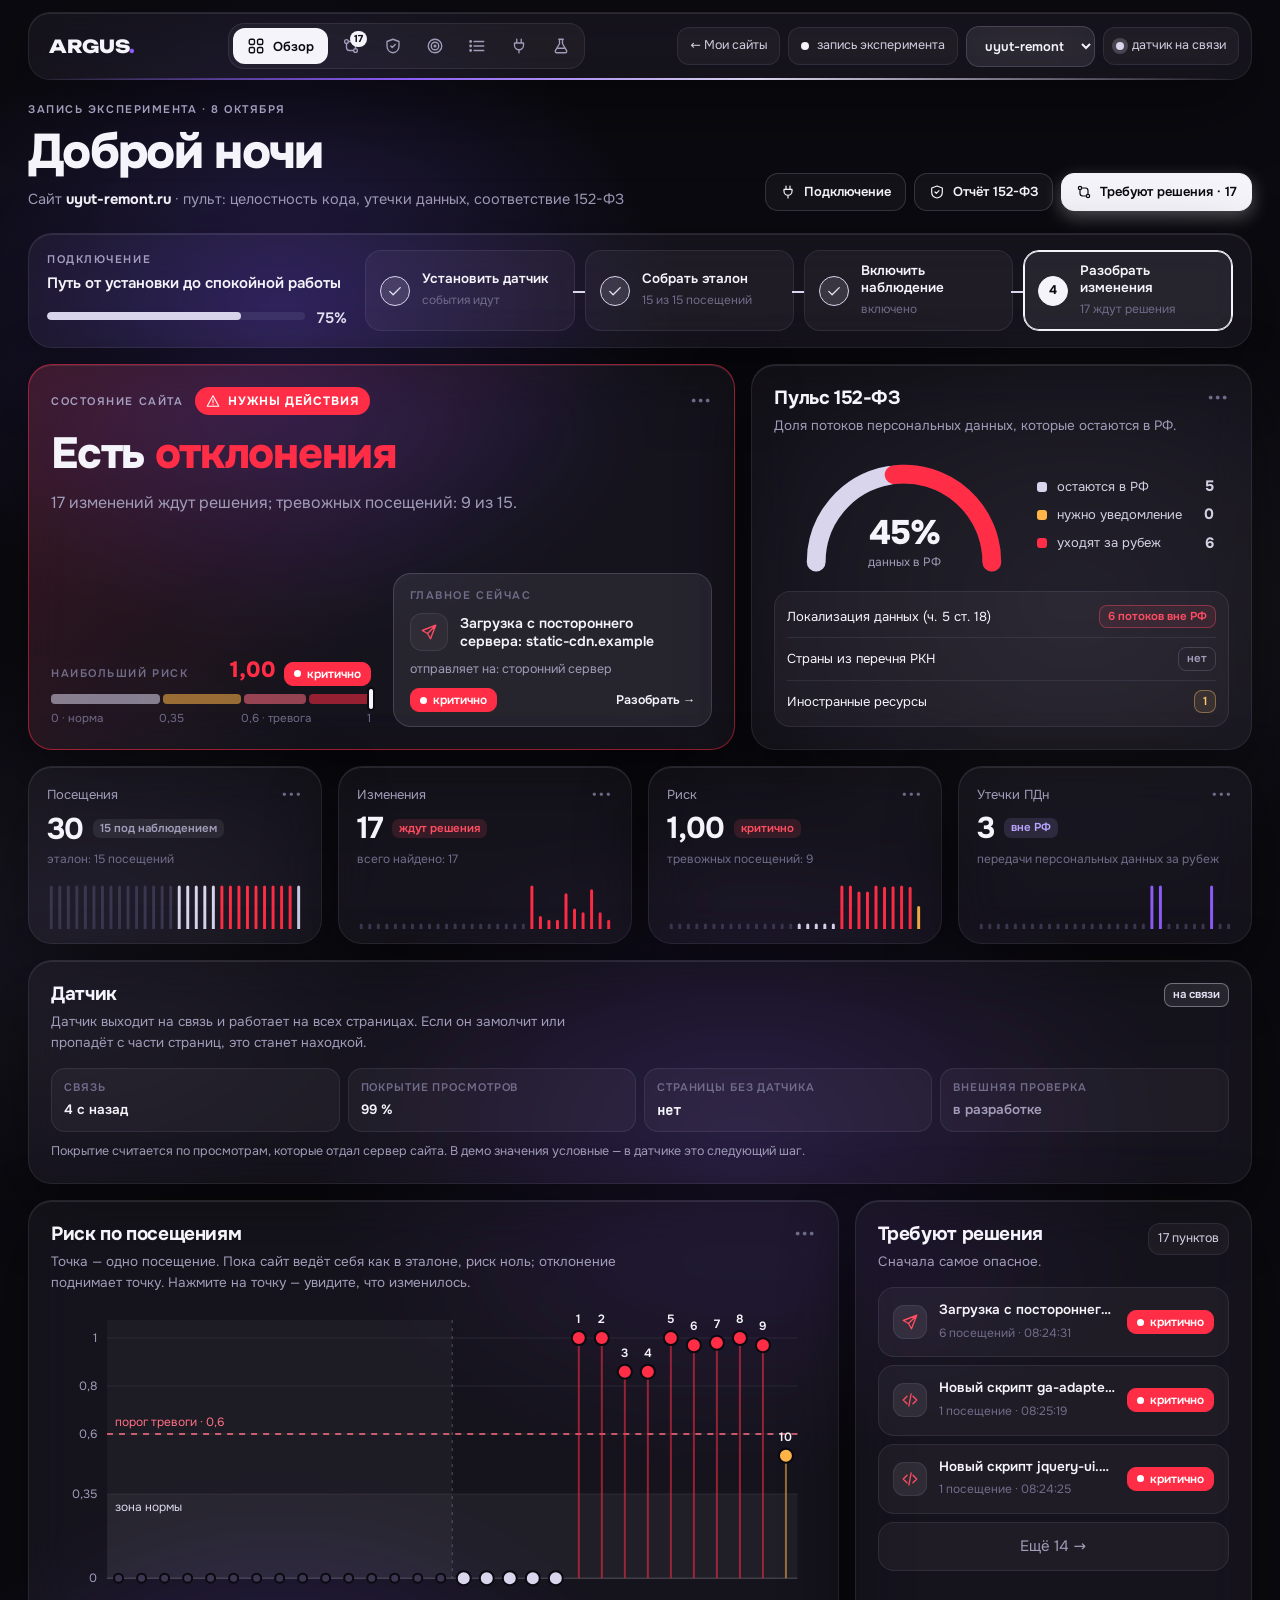
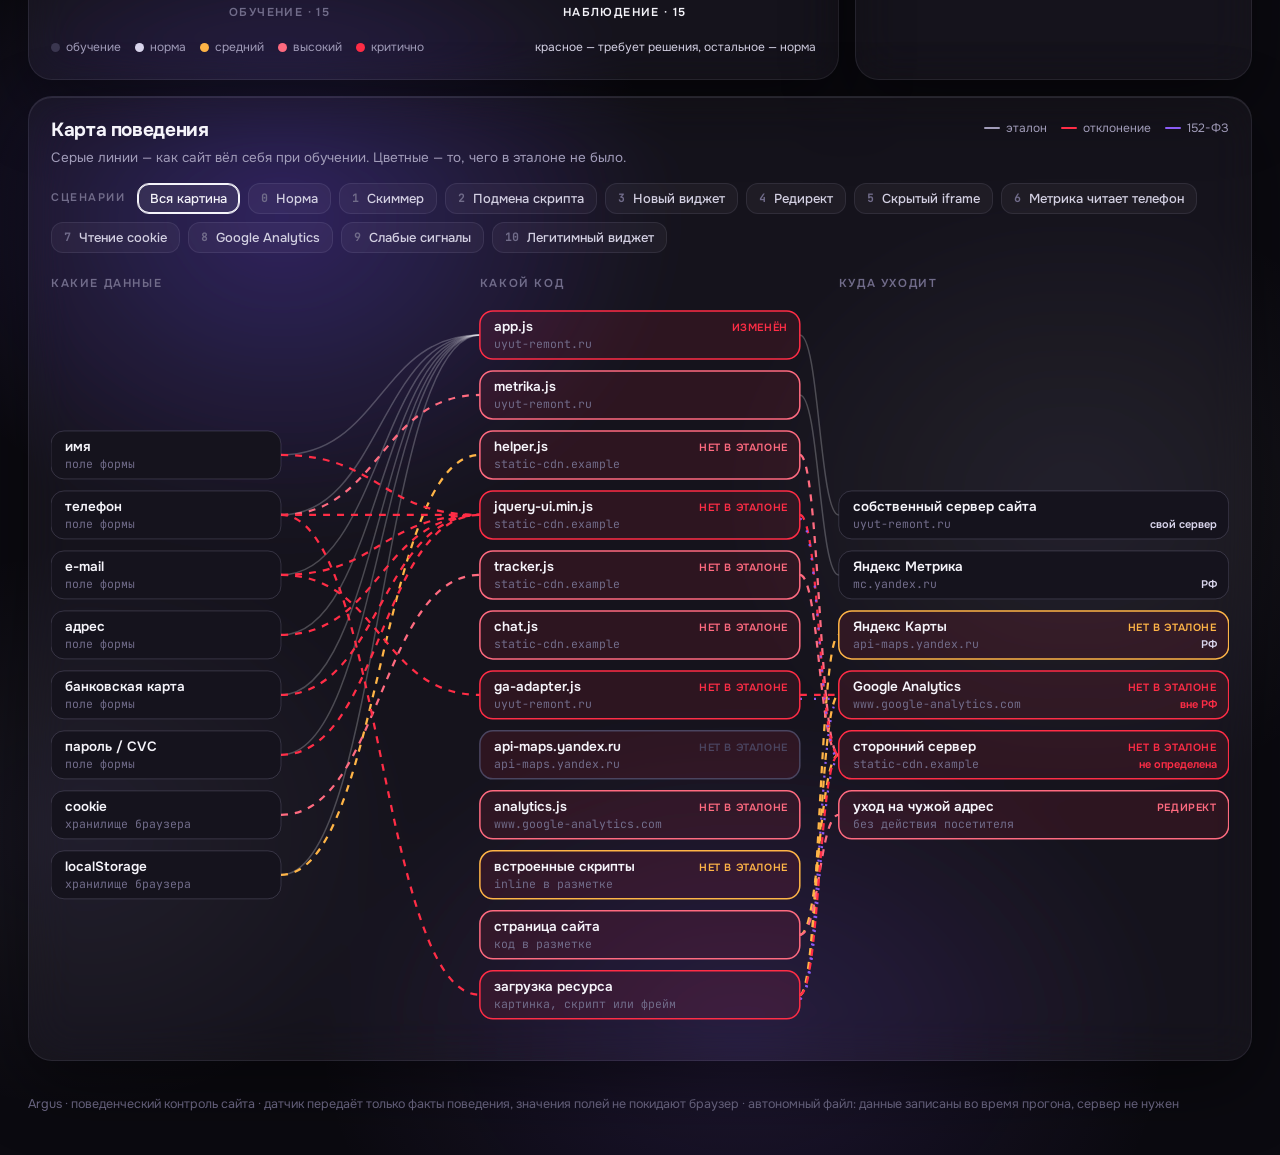
<file: site/dashboard.html>
<!doctype html>
<!--
                   __    __        _____
   ____ ___  _____/ /_  / /_______/ ___/
  / __ `__ \/ ___/ __ \/ //_/ ___/ __ \
 / / / / / (__  ) / / / ,< / /  / /_/ /
/_/ /_/ /_/____/_/ /_/_/|_/_/   \____/

 file:    site/dashboard.html (из dashboard/index.html)
 author:  mshkr6
 created: 2026-10-02 (кабинет владельца — 2026-10-08, несколько сайтов и датчик — 2026-10-31)
 about:   Пульт сайта в кабинете Argus: состояние сайта, что изменилось (было → стало) и решения владельца,
          пульс 152-ФЗ, риск по посещениям, карта поведения, эталон, подключение датчика, состояние датчика.
          Работает от сервера (живой режим) и автономно на демо-данных: снимок эксперимента
          (assets/demo-snapshot.js) разложен на несколько сайтов (assets/demo-sites.js), сайт — из ?site=.
-->
<html lang="ru"><head><meta charset="utf-8"><title>Argus — кабинет</title>
<meta name="viewport" content="width=device-width, initial-scale=1">
<meta name="theme-color" content="#0D1015">
<style id="fonts">
@font-face{font-family:Onest;font-weight:400;font-display:swap;src:url([data-uri]) format("woff2");unicode-range:U+0301,U+0400-045F,U+0490-0491,U+04B0-04B1,U+2116}
@font-face{font-family:Onest;font-weight:400;font-display:swap;src:url([data-uri]) format("woff2");unicode-range:U+0000-00FF,U+2000-206F,U+20AC,U+2190-21FF,U+2212}
@font-face{font-family:Onest;font-weight:500;font-display:swap;src:url([data-uri]) format("woff2");unicode-range:U+0301,U+0400-045F,U+0490-0491,U+04B0-04B1,U+2116}
@font-face{font-family:Onest;font-weight:500;font-display:swap;src:url([data-uri]) format("woff2");unicode-range:U+0000-00FF,U+2000-206F,U+20AC,U+2190-21FF,U+2212}
@font-face{font-family:Onest;font-weight:600;font-display:swap;src:url([data-uri]) format("woff2");unicode-range:U+0301,U+0400-045F,U+0490-0491,U+04B0-04B1,U+2116}
@font-face{font-family:Onest;font-weight:600;font-display:swap;src:url([data-uri]) format("woff2");unicode-range:U+0000-00FF,U+2000-206F,U+20AC,U+2190-21FF,U+2212}
@font-face{font-family:Onest;font-weight:700;font-display:swap;src:url([data-uri]) format("woff2");unicode-range:U+0301,U+0400-045F,U+0490-0491,U+04B0-04B1,U+2116}
@font-face{font-family:Onest;font-weight:700;font-display:swap;src:url([data-uri]) format("woff2");unicode-range:U+0000-00FF,U+2000-206F,U+20AC,U+2190-21FF,U+2212}
@font-face{font-family:Onest;font-weight:800;font-display:swap;src:url([data-uri]) format("woff2");unicode-range:U+0301,U+0400-045F,U+0490-0491,U+04B0-04B1,U+2116}
@font-face{font-family:Onest;font-weight:800;font-display:swap;src:url([data-uri]) format("woff2");unicode-range:U+0000-00FF,U+2000-206F,U+20AC,U+2190-21FF,U+2212}
@font-face{font-family:Unbounded;font-weight:800;font-display:swap;src:url([data-uri]) format("woff2");unicode-range:U+0301,U+0400-045F,U+0490-0491,U+04B0-04B1,U+2116}
@font-face{font-family:Unbounded;font-weight:800;font-display:swap;src:url([data-uri]) format("woff2");unicode-range:U+0000-00FF,U+2000-206F,U+20AC,U+2190-21FF,U+2212}
@font-face{font-family:"JetBrains Mono";font-weight:400;font-display:swap;src:url([data-uri]) format("woff2");unicode-range:U+0301,U+0400-045F,U+0490-0491,U+04B0-04B1,U+2116}
@font-face{font-family:"JetBrains Mono";font-weight:400;font-display:swap;src:url([data-uri]) format("woff2");unicode-range:U+0000-00FF,U+2000-206F,U+20AC,U+2190-21FF,U+2212}
</style>
<style>
/* ===== токены: тема «болид» — по ливрее Audi F1: карбон, серебристо-лавандовый, фиолетовый узор, красный.
   Правило: красный — только «плохо». Всё, что не требует внимания, — серебро и лаванда.
   норма — серебристо-белый, средний — янтарь, высокий/критично — красный, 152-ФЗ — фиолетовый.
   --x — тон для текста, --x-m — для меток графиков. ===== */
:root{
  --bg:#0b0a10;--glass:rgba(236,232,255,.045);--glass2:rgba(236,232,255,.08);--glass-hi:rgba(236,232,255,.10);
  --line:rgba(220,214,255,.09);--line2:rgba(220,214,255,.17);--blur:blur(22px) saturate(140%);
  --text:#f5f4fa;--soft:#d3d0e2;--muted:#a19cb9;--dim:#716c8a;--node:#15131d;--node-bad:rgba(255,45,70,.10);
  --accent:#f5f4fa;--on-accent:#0b0a10;--label:#a49fc0;--em:#c4b5fd;--sel:#f5f4fa;--brand-dot:#8b5cf6;
  --pill-on:#f5f4fa;--pill-on-t:#0b0a10;--codebg:rgba(0,0,0,.4);
  --ok:#e4e1f2;--low:#8f8aa8;--med:#ffc56b;--high:#ff7a8c;--crit:#ff4d61;--law:#b9a4ff;
  --ok-m:#d9d5ec;--low-m:#4a4560;--med-m:#ffb547;--high-m:#ff6b80;--crit-m:#ff2d46;--law-m:#8b5cf6;--learn-m:#3b3750;
  --m1:rgba(124,92,255,.24);--m2:rgba(214,208,240,.07);--m3:rgba(139,92,246,.14);--m4:rgba(196,181,253,.07);
  --shadow:0 24px 70px rgba(0,0,0,.45);
}
*{box-sizing:border-box}
html{background:var(--bg)}
body{position:relative;margin:0;color:var(--text);font:15px/1.55 Onest,system-ui,-apple-system,"Segoe UI",sans-serif;-webkit-font-smoothing:antialiased;min-height:100vh;overflow-x:hidden}
.bgfx{position:absolute;inset:0;z-index:0;pointer-events:none;
  background:radial-gradient(42% 30% at 22% 21%,var(--m1),transparent 72%),radial-gradient(38% 28% at 84% 40%,var(--m2),transparent 72%),
             radial-gradient(46% 30% at 58% 76%,var(--m3),transparent 72%),radial-gradient(36% 26% at 6% 62%,var(--m4),transparent 72%);
  background-size:100% 1500px;background-repeat:repeat-y}
.wrap{width:100%;margin:0 auto;padding:0 clamp(16px,2.2vw,36px);position:relative;z-index:1}
.mono{font-family:"JetBrains Mono",ui-monospace,Menlo,monospace;font-size:12.5px}
.label{font:600 11px/1.4 Onest;letter-spacing:.14em;text-transform:uppercase;color:var(--label)}
.label.mut{color:var(--dim)}
h1,h2,h3,h4,p{margin:0}
.display{font:800 clamp(28px,3.2vw,42px)/1.05 Onest,sans-serif;letter-spacing:-.03em}
.display em{font-style:normal;color:var(--em)}.display em.bad{color:var(--crit-m)}.display em.good{color:var(--ok)}.display em.warn{color:var(--med)}
.h2{font:700 19px/1.2 Onest,sans-serif;letter-spacing:-.02em}
.muted{color:var(--muted)}
.glass{background:var(--glass);border:1px solid var(--line);border-radius:24px;backdrop-filter:var(--blur);-webkit-backdrop-filter:var(--blur);box-shadow:inset 0 1px 0 var(--glass-hi),var(--shadow)}
.card{padding:22px}
.card-head{display:flex;justify-content:space-between;align-items:flex-start;gap:12px;margin-bottom:14px}
.card-head p{color:var(--muted);font-size:13.5px;margin-top:6px;max-width:64ch}
.dots{color:var(--dim);font-weight:600;letter-spacing:2px;cursor:default;user-select:none}
button,select{font:600 13px/1 Onest;color:var(--text);border:1px solid var(--line2);background:var(--glass);border-radius:13px;padding:10px 14px;cursor:pointer;backdrop-filter:var(--blur);-webkit-backdrop-filter:var(--blur)}
select{background:var(--glass2)}
button:hover{border-color:var(--sel)}
.btn{display:inline-flex;gap:8px;align-items:center;text-decoration:none;color:var(--text);font:600 13px/1 Onest;border:1px solid var(--line2);background:var(--glass);border-radius:13px;padding:10px 14px;cursor:pointer;white-space:nowrap}
.btn:hover{border-color:var(--sel)}
.btn.primary{background:var(--accent);border-color:var(--accent);color:var(--on-accent);box-shadow:0 6px 18px color-mix(in srgb,var(--accent) 30%,transparent)}
.btn.primary:hover{filter:brightness(1.08)}
.btn.danger{color:var(--crit);border-color:color-mix(in srgb,var(--crit) 45%,transparent)}
.btn svg{width:16px;height:16px;flex:none}
:focus-visible{outline:2px solid var(--sel);outline-offset:2px}
.ico{width:18px;height:18px;fill:none;stroke:currentColor;stroke-width:1.8;stroke-linecap:round;stroke-linejoin:round}

/* ===== шапка ===== */
header{position:sticky;top:12px;z-index:30;margin-top:12px}
.top{position:relative;display:flex;align-items:center;gap:14px;padding:10px 12px 10px 20px;border-radius:22px}
.top::after{content:"";position:absolute;left:22px;right:22px;bottom:-1px;height:2px;border-radius:2px;background:linear-gradient(90deg,transparent,var(--law-m) 30%,#d9d5ec 60%,transparent)}
.brand{font:800 18px/1 Unbounded,sans-serif;letter-spacing:-.02em;text-transform:uppercase;white-space:nowrap}
.brand i{font-style:normal;color:var(--brand-dot)}
.nav{display:flex;gap:4px;padding:4px;border-radius:16px;background:var(--glass);border:1px solid var(--line);margin:0 auto}
.nav a{position:relative;display:flex;align-items:center;gap:8px;height:36px;padding:0 10px;border-radius:12px;color:var(--muted);cursor:pointer;user-select:none;font:600 13px/1 Onest}
.nav a span{display:none}
.nav a:hover{color:var(--text)}
.nav a.on{background:var(--pill-on);color:var(--pill-on-t);padding:0 14px}
.nav a.on span{display:inline}
.nav a b{position:absolute;top:3px;right:3px;min-width:16px;height:16px;padding:0 4px;border-radius:8px;background:var(--accent);color:var(--on-accent);font:700 10px/16px Onest;text-align:center}
.nav a.on b{position:static;margin-left:2px}
.tools{display:flex;align-items:center;gap:8px}
.iconbtn{width:38px;height:38px;padding:0;display:grid;place-items:center;border-radius:12px}
.pill{display:inline-flex;gap:8px;align-items:center;padding:8px 12px;border-radius:12px;border:1px solid var(--line);background:var(--glass);font-size:12.5px;color:var(--soft);white-space:nowrap}
.dot{width:8px;height:8px;border-radius:50%;background:var(--dim);flex:none}
.dot.ok{background:var(--ok-m);box-shadow:0 0 0 4px color-mix(in srgb,var(--ok-m) 22%,transparent)}.dot.bad{background:var(--crit-m)}.dot.acc{background:var(--accent)}

/* ===== приветствие ===== */
.hello{display:flex;justify-content:space-between;align-items:flex-end;gap:20px;flex-wrap:wrap;margin:34px 0 22px}
.hello h1{font:800 clamp(32px,3.8vw,50px)/1.05 Onest,sans-serif;letter-spacing:-.035em;margin-top:10px}
.hello p{color:var(--muted);margin-top:10px;font-size:14.5px}
.actions{display:flex;gap:8px;flex-wrap:wrap}

/* ===== сетка ===== */
.g{display:grid;grid-template-columns:repeat(12,minmax(0,1fr));gap:16px;margin-bottom:16px}
.c3{grid-column:span 3}.c4{grid-column:span 4}.c5{grid-column:span 5}.c6{grid-column:span 6}.c7{grid-column:span 7}.c8{grid-column:span 8}.c12{grid-column:span 12}

/* чек-лист подключения */
.prog{display:flex;align-items:center;gap:12px;margin:4px 0 14px}
.bar{flex:1;height:8px;border-radius:5px;background:var(--line);overflow:hidden}
.bar i{display:block;height:100%;border-radius:5px;background:var(--ok-m);transition:width .4s}
.steps{display:flex;flex-direction:column;gap:2px;padding:6px;border-radius:16px;background:var(--glass);border:1px solid var(--line)}
.st{display:flex;gap:12px;align-items:center;padding:9px 10px;border-radius:11px;font-size:13.5px}
.st .ck{width:20px;height:20px;border-radius:50%;border:1.6px solid var(--line2);display:grid;place-items:center;flex:none}
.st.done .ck{border-color:var(--ok);color:var(--ok)}
.st.done .t{color:var(--muted)}
.st .s{margin-left:auto;color:var(--dim);font-size:12px;white-space:nowrap}
.st.now{background:var(--glass2)}

/* полоса «путь подключения» */
.setupbar{padding:16px 18px;margin-bottom:16px;display:grid;grid-template-columns:minmax(220px,300px) 1fr;gap:18px;align-items:center}
.sb-head b{display:block;font:600 15px/1.3 Onest;margin-top:6px}
.sb-head .prog{margin:10px 0 0}
.sbar{list-style:none;margin:0;padding:0;display:grid;grid-template-columns:repeat(4,minmax(0,1fr));gap:10px;counter-reset:st}
.sbar li{position:relative;display:flex;gap:12px;align-items:center;padding:12px 14px;border-radius:16px;background:var(--glass);border:1px solid var(--line);cursor:pointer;transition:border-color .2s}
.sbar li:hover{border-color:var(--line2)}
.sbar li:not(:last-child)::after{content:"";position:absolute;right:-11px;top:50%;width:12px;height:2px;background:var(--line2)}
.sbar li.done:not(:last-child)::after{background:var(--ok-m)}
.sbar .num{width:30px;height:30px;border-radius:50%;display:grid;place-items:center;flex:none;font:700 12.5px/1 Onest;border:1.6px solid var(--line2);color:var(--muted)}
.sbar li.done .num{border-color:var(--ok-m);background:color-mix(in srgb,var(--ok-m) 14%,transparent);color:var(--ok)}
.sbar li.now{background:var(--glass2);border-color:var(--sel);box-shadow:inset 0 0 0 1px var(--sel)}
.sbar li.now .num{border-color:var(--sel);background:var(--sel);color:var(--pill-on-t)}
.sbar b{display:block;font-weight:600;font-size:13.5px;line-height:1.25}
.sbar span.s{display:block;color:var(--dim);font-size:12px;margin-top:3px}

/* состояние сайта */
.state{min-height:310px;display:flex;flex-direction:column;gap:16px;position:relative;overflow:hidden}
.state.is-bad{border-color:color-mix(in srgb,var(--crit-m) 55%,transparent);background:linear-gradient(135deg,color-mix(in srgb,var(--crit-m) 16%,transparent),transparent 55%),var(--glass)}
.state.is-ok{border-color:color-mix(in srgb,var(--ok-m) 30%,transparent)}
.state.is-warn{border-color:color-mix(in srgb,var(--med-m) 45%,transparent);background:linear-gradient(135deg,color-mix(in srgb,var(--med-m) 12%,transparent),transparent 55%),var(--glass)}
.st-badge{display:inline-flex;align-items:center;gap:8px;font:700 12px/1 Onest;letter-spacing:.08em;text-transform:uppercase;padding:7px 11px;border-radius:999px}
.st-badge.bad{background:var(--crit-m);color:#fff}.st-badge.ok{background:color-mix(in srgb,var(--ok-m) 16%,transparent);color:var(--ok)}.st-badge.warn{background:color-mix(in srgb,var(--med-m) 20%,transparent);color:var(--med)}
.st-badge svg{width:14px;height:14px}
.st-body{flex:1;display:grid;grid-template-columns:minmax(0,1fr) minmax(0,1fr);gap:22px;align-items:end}
.display.xl{font-size:clamp(34px,3.4vw,54px)}
.st-main{display:flex;flex-direction:column;justify-content:flex-end;gap:22px}
.st-lead{color:var(--muted);font-size:16px;line-height:1.5;max-width:60ch;margin-top:14px}
.st-side{display:flex;flex-direction:column;justify-content:space-between;gap:14px}
.now-card{display:flex;flex-direction:column;gap:10px;padding:14px 16px;border-radius:18px;background:var(--glass2);border:1px solid var(--line2);cursor:pointer}
.now-card:hover{border-color:var(--sel)}
.now-card .nc-top{display:flex;gap:12px;align-items:center}
.now-card .nc-top .ic{width:38px;height:38px;border-radius:12px;display:grid;place-items:center;flex:none;background:var(--glass);border:1px solid var(--line)}
.now-card b{font-weight:600;font-size:14px;line-height:1.3}
.now-card p{color:var(--muted);font-size:12.5px;line-height:1.4}
.now-card .nc-foot{display:flex;justify-content:space-between;align-items:center;gap:8px}
.now-card .go{font:600 12.5px/1 Onest;color:var(--text);display:inline-flex;gap:6px;align-items:center}

/* шкала риска */
.meter-row{display:flex;justify-content:space-between;align-items:baseline;margin-bottom:8px}
.meter-row b{font:800 22px/1 Onest,sans-serif}
.track{position:relative;height:10px;display:flex;gap:3px}
.track span{height:100%;border-radius:4px;opacity:.55}
.track i{position:absolute;top:-5px;width:4px;height:20px;border-radius:2px;background:var(--text);box-shadow:0 0 0 2px var(--bg);transform:translateX(-2px);transition:left .4s}
.scale{display:flex;justify-content:space-between;color:var(--dim);font-size:11.5px;margin-top:6px}

/* пульс 152-ФЗ */
.pulse-top{display:flex;gap:18px;align-items:center;justify-content:center;flex-wrap:wrap;margin:0 0 12px}
.pulse-leg{display:flex;flex-direction:column;gap:8px;min-width:150px}
.pulse-leg div{display:flex;align-items:center;gap:10px;font-size:13px;color:var(--soft)}
.pulse-leg i{width:10px;height:10px;border-radius:3px;flex:none}
.pulse-leg b{margin-left:auto;font:700 15px/1 Onest,sans-serif;padding-left:12px}
.gauge{position:relative;display:flex;justify-content:center;margin:2px 0 0}
.gauge .v{position:absolute;left:0;right:0;bottom:6px;text-align:center}
.gauge .v b{display:block;font:800 34px/1 Onest,sans-serif;letter-spacing:-.03em}
.gauge .v span{font-size:12px;color:var(--muted)}
.rows{border-radius:16px;background:var(--glass);border:1px solid var(--line);padding:4px 12px}
.row{display:flex;justify-content:space-between;align-items:center;gap:10px;padding:9px 0;border-bottom:1px solid var(--line);font-size:13px}
.row:last-child{border-bottom:0}
.tagp{font:600 11.5px/1 Onest;padding:5px 8px;border-radius:8px;border:1px solid;white-space:nowrap}
.tagp.ok{color:var(--ok);border-color:color-mix(in srgb,var(--ok) 40%,transparent);background:color-mix(in srgb,var(--ok) 9%,transparent)}
.tagp.warn{color:var(--med);border-color:color-mix(in srgb,var(--med) 40%,transparent);background:color-mix(in srgb,var(--med) 9%,transparent)}
.tagp.bad{color:var(--crit);border-color:color-mix(in srgb,var(--crit) 40%,transparent);background:color-mix(in srgb,var(--crit) 9%,transparent)}
.tagp.mut{color:var(--muted);border-color:var(--line2)}
.tagp.law{color:var(--law);border-color:color-mix(in srgb,var(--law) 45%,transparent);background:color-mix(in srgb,var(--law) 9%,transparent)}

/* KPI */
.kpi{padding:18px 18px 14px;display:flex;flex-direction:column;gap:6px;min-height:178px}
.kpi .k{display:flex;justify-content:space-between;color:var(--muted);font-size:13px}
.kpi .v{display:flex;align-items:center;gap:10px;margin-top:2px}
.kpi .v b{font:700 30px/1 Onest,sans-serif;letter-spacing:-.03em}
.delta{font:600 11.5px/1 Onest;padding:4px 7px;border-radius:7px;background:color-mix(in srgb,var(--ok) 14%,transparent);color:var(--ok)}
.delta.bad{background:color-mix(in srgb,var(--crit) 14%,transparent);color:var(--crit)}
.delta.law{background:color-mix(in srgb,var(--law) 14%,transparent);color:var(--law)}
.delta.mut{background:var(--glass2);color:var(--muted)}
.kpi .s{color:var(--dim);font-size:12px}
.kpi svg{margin-top:auto;width:100%;height:46px}

/* бейджи */
.sev{display:inline-flex;gap:6px;align-items:center;font:600 12px/1 Onest;padding:5px 9px;border-radius:9px;border:1px solid;white-space:nowrap}
.sev::before{content:"";width:7px;height:7px;border-radius:50%;background:currentColor}
.sev.critical{color:#fff;border-color:var(--crit-m);background:var(--crit-m)}.sev.critical::before{background:#fff}
.sev.high{color:var(--high);border-color:color-mix(in srgb,var(--high-m) 60%,transparent);background:color-mix(in srgb,var(--high-m) 16%,transparent)}
.sev.medium{color:var(--med);border-color:color-mix(in srgb,var(--med) 40%,transparent);background:color-mix(in srgb,var(--med) 7%,transparent)}
.sev.low{color:var(--low);border-color:var(--line2)}
.sev.ok{color:var(--ok);border-color:color-mix(in srgb,var(--ok) 35%,transparent);background:color-mix(in srgb,var(--ok) 7%,transparent)}.sev.ok::before{content:"✓";width:auto;height:auto;background:none;font-size:11px;line-height:1}
.tag{display:inline-block;font:600 10.5px/1 Onest;letter-spacing:.08em;text-transform:uppercase;padding:5px 8px;border-radius:8px;border:1px solid var(--line2);color:var(--soft);white-space:nowrap}
.tag.privacy{color:var(--law);border-color:color-mix(in srgb,var(--law) 45%,transparent);background:color-mix(in srgb,var(--law) 8%,transparent)}
.jur{display:inline-block;font:600 11px/1 Onest;padding:4px 7px;border-radius:7px;white-space:nowrap}
.jur.RU,.jur.self{color:var(--ok);background:color-mix(in srgb,var(--ok) 12%,transparent)}
.jur.adequate{color:var(--med);background:color-mix(in srgb,var(--med) 12%,transparent)}
.jur.other,.jur.unknown{color:var(--crit);background:color-mix(in srgb,var(--crit) 12%,transparent)}
.status{display:inline-flex;gap:6px;align-items:center;font:600 11.5px/1 Onest;padding:5px 9px;border-radius:9px;white-space:nowrap}
.status.open{color:var(--text);background:var(--glass2);box-shadow:inset 0 0 0 1px var(--line2)}
.status.accepted,.status.acknowledged{color:var(--ok);background:color-mix(in srgb,var(--ok) 12%,transparent)}
.status.incident{color:var(--crit);background:color-mix(in srgb,var(--crit) 13%,transparent)}
.status.dismissed{color:var(--muted);background:var(--glass2)}

/* графики */
.chart{width:100%;overflow-x:auto}
.chart svg{display:block;width:100%;min-width:720px;height:auto}
#map-chart svg{min-width:1000px}
.chart text{font-family:Onest,sans-serif;fill:var(--muted)}
.legend{display:flex;gap:14px;flex-wrap:wrap;color:var(--muted);font-size:12px}
.legend span{display:inline-flex;gap:6px;align-items:center}
.legend i{width:9px;height:9px;border-radius:50%;display:inline-block}
.legend i.ln{width:16px;height:2px;border-radius:1px}
.hit{cursor:pointer}
.flow{stroke-dasharray:7 7;animation:flow 1.1s linear infinite}
@keyframes flow{to{stroke-dashoffset:-14}}
@media (prefers-reduced-motion:reduce){.flow{animation:none}}
.svg-grid{stroke:var(--text);opacity:.08}.svg-base{stroke:var(--text);opacity:.25}
.svg-node{fill:var(--node);stroke:var(--line2)}.svg-node-bad{fill:var(--node-bad)}
.svg-t1{fill:var(--text)!important;font-weight:600}.svg-t2{fill:var(--dim)!important;font-family:"JetBrains Mono",monospace!important}
.svg-edge{stroke:var(--text);opacity:.24}
#tip{position:fixed;z-index:99;pointer-events:none;max-width:340px;padding:12px 14px;border-radius:14px;background:var(--glass2);backdrop-filter:var(--blur);-webkit-backdrop-filter:var(--blur);border:1px solid var(--line2);box-shadow:var(--shadow);font-size:13px;line-height:1.45;display:none;color:var(--text)}
#tip b{display:block;margin-bottom:4px;font-weight:600}
#toast{position:fixed;left:50%;bottom:28px;transform:translateX(-50%) translateY(20px);z-index:100;padding:12px 18px;border-radius:14px;background:var(--pill-on);color:var(--pill-on-t);font:600 13.5px/1.3 Onest;box-shadow:var(--shadow);opacity:0;transition:.25s;pointer-events:none}
#toast.on{opacity:1;transform:translateX(-50%) translateY(0)}
#tip .m{color:var(--muted)}

/* лента сценариев */
.strip{display:flex;gap:8px;flex-wrap:wrap;align-items:center;margin-bottom:14px}
.chip{display:inline-flex;gap:8px;align-items:center;padding:8px 12px;border-radius:12px;border:1px solid var(--line);background:var(--glass);color:var(--soft);font:500 13px/1 Onest;cursor:pointer;user-select:none;text-decoration:none}
.chip:hover{border-color:var(--line2)}
.chip.on{border-color:var(--sel);background:var(--glass2);color:var(--text);box-shadow:inset 0 0 0 1px var(--sel)}
.chip .n{font:600 11px/1 "JetBrains Mono",monospace;color:var(--dim)}
.chip.on .n{color:var(--text)}

/* список «требуют решения» */
.todo{display:flex;flex-direction:column;gap:8px}
.todo a{display:flex;gap:12px;align-items:center;padding:12px 14px;border-radius:16px;background:var(--glass);border:1px solid var(--line);cursor:pointer;color:var(--text);text-decoration:none}
.todo a:hover{border-color:var(--line2)}
.todo .ic{width:34px;height:34px;border-radius:11px;display:grid;place-items:center;flex:none;background:var(--glass2);border:1px solid var(--line)}
.todo .ic.critical{color:var(--crit)}.todo .ic.high{color:var(--high)}.todo .ic.medium{color:var(--med)}.todo .ic.low{color:var(--low)}.todo .ic.law{color:var(--law)}
.todo .tt{flex:1;min-width:0}
.todo .tt b{display:block;font-weight:600;font-size:13.5px;white-space:nowrap;overflow:hidden;text-overflow:ellipsis}
.todo .tt span{color:var(--dim);font-size:12px}

/* изменения: список + деталь */
.filters{display:flex;gap:6px;flex-wrap:wrap}
.chg-list{display:flex;flex-direction:column;gap:8px}
.chg{display:flex;gap:12px;padding:14px;border-radius:18px;background:var(--glass);border:1px solid var(--line);cursor:pointer;backdrop-filter:var(--blur);-webkit-backdrop-filter:var(--blur)}
.chg:hover{border-color:var(--line2)}
.chg.on{border-color:var(--sel);box-shadow:0 0 0 1px var(--sel),var(--shadow);background:var(--glass2)}
.chg .ic{width:38px;height:38px;border-radius:12px;display:grid;place-items:center;flex:none;background:var(--glass2);border:1px solid var(--line)}
.chg .ic.critical{color:var(--crit)}.chg .ic.high{color:var(--high)}.chg .ic.medium{color:var(--med)}.chg .ic.low{color:var(--low)}.chg .ic.law{color:var(--law)}
.chg .tt{flex:1;min-width:0}
.chg .tt b{display:block;font-weight:600;font-size:14px;line-height:1.3}
.chg .tt p{color:var(--muted);font-size:12.5px;margin-top:4px;line-height:1.4}
.chg .meta{display:flex;gap:6px;flex-wrap:wrap;margin-top:9px;align-items:center}
.detail{position:sticky;top:96px}
.d-head{display:flex;gap:14px;align-items:flex-start}
.d-head .ic{width:46px;height:46px;border-radius:14px;display:grid;place-items:center;flex:none;background:var(--glass2);border:1px solid var(--line)}
.d-head .ic svg{width:22px;height:22px}
.d-head h2{font:700 21px/1.25 Onest;letter-spacing:-.02em}
.d-meta{display:grid;grid-template-columns:repeat(4,minmax(0,1fr));gap:8px;margin:16px 0}
.d-meta div{padding:10px 12px;border-radius:14px;background:var(--glass);border:1px solid var(--line)}
.d-meta span{display:block;color:var(--dim);font-size:11px;letter-spacing:.08em;text-transform:uppercase;font-weight:600}
.d-meta b{display:block;margin-top:4px;font-weight:600;font-size:13.5px}
.diff{display:grid;grid-template-columns:1fr 1fr;gap:10px;margin:6px 0 16px}
.diff>div{border-radius:16px;border:1px solid var(--line);overflow:hidden;background:var(--glass)}
.diff h4{font:600 11px/1 Onest;letter-spacing:.12em;text-transform:uppercase;padding:11px 14px;border-bottom:1px solid var(--line);color:var(--dim)}
.diff .after h4{color:var(--em)}
.diff ul{list-style:none;margin:0;padding:8px 0}
.diff li{display:flex;gap:10px;padding:6px 14px;font:400 12.5px/1.45 "JetBrains Mono",monospace;color:var(--soft);overflow-wrap:anywhere}
.diff li i{font-style:normal;width:12px;flex:none;color:var(--dim)}
.diff li.add{background:color-mix(in srgb,var(--crit) 9%,transparent);color:var(--text)}
.diff li.add i{color:var(--crit)}
.diff li.add.law{background:color-mix(in srgb,var(--law) 10%,transparent)}.diff li.add.law i{color:var(--law)}
.diff li.none{color:var(--dim)}
.finds{display:flex;flex-direction:column;gap:2px;border-radius:16px;border:1px solid var(--line);background:var(--glass);padding:4px 14px;margin-bottom:16px}
.fi{display:flex;gap:12px;align-items:flex-start;padding:11px 0;border-bottom:1px solid var(--line)}
.fi:last-child{border-bottom:0}
.fi .x{flex:1;min-width:0}
.fi .x b{font-weight:600;font-size:13.5px}
.why{display:grid;grid-template-columns:1fr 1fr;gap:10px;margin-bottom:16px}
.why div{padding:14px;border-radius:16px;border:1px solid var(--line);background:var(--glass)}
.why p{color:var(--soft);font-size:13.5px;margin-top:6px;text-wrap:pretty}
.decide{display:flex;gap:8px;flex-wrap:wrap;align-items:center;padding:14px;border-radius:18px;background:var(--glass2);border:1px solid var(--line2)}
.decide p{flex:1 1 100%;color:var(--muted);font-size:12.5px;margin-bottom:4px}
.decided{display:flex;gap:12px;align-items:center;flex-wrap:wrap;padding:14px;border-radius:18px;background:var(--glass);border:1px solid var(--line)}
.decided p{flex:1;color:var(--soft);font-size:13.5px}
.chain{display:flex;gap:6px;align-items:center;flex-wrap:wrap;margin-top:8px}
.chain .n{font:400 12px/1.2 "JetBrains Mono",monospace;padding:6px 9px;border-radius:9px;border:1px solid var(--line2);color:var(--soft);background:var(--glass);max-width:100%;overflow-wrap:anywhere}
.chain .n.bad{border-color:color-mix(in srgb,var(--crit) 50%,transparent);color:var(--crit);background:color-mix(in srgb,var(--crit) 7%,transparent)}
.chain .ar{color:var(--dim)}

/* таблицы */
.tbl{width:100%;overflow-x:auto}
table{width:100%;border-collapse:collapse;font-size:13.5px}
th,td{text-align:left;padding:11px 12px;border-bottom:1px solid var(--line);vertical-align:top}
th{color:var(--dim);font:600 11px/1.3 Onest;letter-spacing:.1em;text-transform:uppercase;white-space:nowrap}
td.num,th.num{text-align:right;font-variant-numeric:tabular-nums}
tr:last-child td{border-bottom:0}
tr.best td{background:var(--glass2)}
.empty{color:var(--muted);padding:26px 8px;text-align:center}
.okc{color:var(--ok)}.badc{color:var(--crit)}.medc{color:var(--med)}

/* подключение */
.code{position:relative;font:400 13px/1.6 "JetBrains Mono",monospace;padding:18px 20px;border-radius:16px;background:var(--codebg);border:1px solid var(--line2);overflow-x:auto;white-space:pre;color:var(--soft)}
.code .k{color:var(--em)}.code .s{color:var(--ok)}
.copy{position:absolute;top:10px;right:10px}
/* почему ARGUS */
.why-name{display:grid;grid-template-columns:minmax(260px,.9fr) minmax(0,1.6fr);gap:26px;align-items:center;margin-bottom:16px;position:relative;overflow:hidden}
.why-name::before{content:"";position:absolute;inset:0;background:radial-gradient(60% 120% at 0% 0%,color-mix(in srgb,var(--law-m) 22%,transparent),transparent 70%);pointer-events:none}
.wn-logo{position:relative}
.wn-logo b{display:block;font:800 clamp(40px,4.6vw,64px)/1 Unbounded,sans-serif;letter-spacing:-.02em}
.wn-logo b i{font-style:normal;color:var(--brand-dot)}
.wn-logo span{display:block;color:var(--muted);font-size:13.5px;margin-top:10px;max-width:36ch}
.wn-eyes{display:flex;gap:6px;margin-top:14px;flex-wrap:wrap}
.wn-eyes i{width:14px;height:8px;border-radius:50%;background:var(--line2);position:relative}
.wn-eyes i::after{content:"";position:absolute;left:5px;top:2px;width:4px;height:4px;border-radius:50%;background:var(--text)}
.wn-eyes i.c{background:transparent;border-bottom:1.5px solid var(--line2);border-radius:0 0 50% 50%;height:5px;margin-top:3px}.wn-eyes i.c::after{display:none}
.wn-map{position:relative;display:grid;grid-template-columns:repeat(3,minmax(0,1fr));gap:10px}
.wn-map div{padding:14px;border-radius:16px;background:var(--glass);border:1px solid var(--line)}
.wn-map small{display:block;color:var(--label);font:600 11px/1.3 Onest;letter-spacing:.1em;text-transform:uppercase}
.wn-map b{display:block;margin:6px 0 4px;font-weight:600;font-size:14px}
.wn-map p{color:var(--muted);font-size:13px;line-height:1.45}

/* схема «как это работает» */
.cx-flow{display:grid;grid-template-columns:1fr 130px 1fr 130px 1fr 130px 1fr;align-items:center;gap:0;padding:10px 0 4px}
.cx-node{position:relative;align-self:stretch;display:flex;flex-direction:column;justify-content:center;padding:18px 16px;border-radius:20px;background:var(--glass2);border:1px solid var(--line2);text-align:center;animation:cxglow 6s ease-in-out infinite;animation-delay:calc(var(--i) * 1.5s)}
.cx-node .ci{width:52px;height:52px;margin:0 auto 10px;border-radius:16px;display:grid;place-items:center;background:var(--glass);border:1px solid var(--line)}
.cx-node .ci svg{width:24px;height:24px}
.cx-node b{display:block;font-weight:600;font-size:14.5px}
.cx-node span{display:block;color:var(--muted);font-size:12.5px;margin-top:4px;line-height:1.4}
.cx-node .n{position:absolute;top:10px;left:12px;font:600 11px/1 "JetBrains Mono",monospace;color:var(--dim)}
@keyframes cxglow{0%,100%{box-shadow:none;border-color:var(--line2)}8%,22%{box-shadow:0 0 0 4px color-mix(in srgb,var(--sel) 12%,transparent);border-color:var(--sel)}30%{box-shadow:none;border-color:var(--line2)}}
.cx-link{position:relative;height:60px;display:flex;flex-direction:column;align-items:center;justify-content:center}
.cx-link::before{content:"";position:absolute;left:4px;right:4px;top:50%;border-top:2px dashed var(--line2)}
.cx-link i{position:absolute;top:calc(50% - 5px);left:0;width:10px;height:10px;border-radius:50%;background:var(--c,var(--ok-m));box-shadow:0 0 0 4px color-mix(in srgb,var(--c,var(--ok-m)) 22%,transparent);animation:pkt 6s linear infinite;animation-delay:calc(var(--i) * 1.5s + .35s);opacity:0}
.cx-link small{position:absolute;top:calc(50% + 12px);left:8px;right:8px;text-align:center;font-size:10.5px;line-height:1.25;color:var(--dim)}
@keyframes pkt{0%{left:0;opacity:0}3%{opacity:1}19%{opacity:1}22%{left:calc(100% - 10px);opacity:0}100%{left:calc(100% - 10px);opacity:0}}
@media (prefers-reduced-motion:reduce){.cx-node{animation:none}.cx-link i{animation:none;opacity:1;left:calc(50% - 5px)}}
/* шаги подключения */
.cx-steps{list-style:none;margin:0;padding:0;display:flex;flex-direction:column;gap:10px}
.cx-steps>li{display:grid;grid-template-columns:40px 1fr;gap:14px;padding:18px;border-radius:20px}
.cx-steps .num{width:40px;height:40px;border-radius:50%;display:grid;place-items:center;font:700 15px/1 Onest,sans-serif;border:1.6px solid var(--line2);color:var(--muted)}
.cx-steps li.done .num{border-color:var(--ok-m);background:color-mix(in srgb,var(--ok-m) 14%,transparent);color:var(--ok)}
.cx-steps li.now{box-shadow:inset 0 0 0 1.5px var(--sel),var(--shadow)}
.cx-steps li.now .num{background:var(--sel);border-color:var(--sel);color:var(--pill-on-t)}
.cx-steps h3{font:600 16px/1.3 Onest;display:flex;gap:10px;align-items:center;flex-wrap:wrap}
.cx-steps p{color:var(--muted);font-size:13.5px;margin-top:6px;max-width:70ch}
.cx-steps .code{margin-top:12px}
.cx-steps .row2{display:flex;gap:10px;align-items:center;flex-wrap:wrap;margin-top:12px}
.cx-steps .bar{max-width:320px}
/* куда вставить */
.cx-where{position:sticky;top:96px}
.cx-mock{font:400 12.5px/1.75 "JetBrains Mono",monospace;padding:14px 16px;border-radius:16px;background:var(--codebg);border:1px solid var(--line2);color:var(--dim);white-space:pre;overflow-x:auto}
.cx-mock .t{color:var(--soft)}
.cx-mock .ins{display:inline-block;position:relative;color:var(--text);background:color-mix(in srgb,var(--ok-m) 16%,transparent);border-radius:6px;padding:0 6px;margin-left:-6px;overflow:hidden;white-space:nowrap;vertical-align:bottom;animation:type 5s steps(40) infinite}
.cx-mock .arrow{color:var(--ok);font-family:Onest;font-weight:600}
@keyframes type{0%{max-width:0}45%,85%{max-width:520px}100%{max-width:0}}
@media (prefers-reduced-motion:reduce){.cx-mock .ins{animation:none}}
.tabs{display:flex;gap:4px;padding:4px;border-radius:14px;background:var(--glass);border:1px solid var(--line);margin:14px 0 10px;flex-wrap:wrap}
.tabs button{border:0;background:transparent;padding:8px 11px;border-radius:10px;color:var(--muted);font:600 12.5px/1 Onest;backdrop-filter:none}
.tabs button.on{background:var(--pill-on);color:var(--pill-on-t)}
.cx-tip{font-size:13.5px;color:var(--soft);line-height:1.55;min-height:64px}
.cx-tip code{font:400 12.5px "JetBrains Mono",monospace;padding:1px 5px;border-radius:5px;background:var(--glass2);border:1px solid var(--line)}
/* передаёт / не передаёт */
.cx-pass{display:grid;grid-template-columns:1fr 1fr;gap:12px}
.cx-pass>div{padding:16px;border-radius:18px;background:var(--glass);border:1px solid var(--line)}
.cx-pass h4{font:600 12px/1 Onest;letter-spacing:.1em;text-transform:uppercase;margin-bottom:10px}
.cx-pass ul{list-style:none;margin:0;padding:0;display:flex;flex-direction:column;gap:8px}
.cx-pass li{display:flex;gap:10px;align-items:flex-start;font-size:13.5px;color:var(--soft)}
.cx-pass li svg{width:16px;height:16px;flex:none;margin-top:2px}

/* Telegram: карточка уведомлений и превью сообщения бота */
.tg-grid{display:grid;grid-template-columns:minmax(0,1.1fr) minmax(0,1fr);gap:18px;align-items:start}
.tg-chat{padding:16px;border-radius:18px;background:linear-gradient(160deg,#17212b,#0e1621);border:1px solid var(--line2)}
.tg-chat .who{display:flex;gap:10px;align-items:center;margin-bottom:12px;color:#fff;font-weight:600;font-size:13.5px}
.tg-chat .who i{width:30px;height:30px;border-radius:50%;display:grid;place-items:center;background:#2b5278;font-style:normal;font-size:14px}
.tg-msg{max-width:440px;padding:10px 12px;border-radius:14px 14px 14px 4px;background:#182533;color:#e9eef3;font-size:13.5px;line-height:1.45}
.tg-msg b{color:#fff}.tg-msg .t{display:block;text-align:right;color:#6d7f8f;font-size:11px;margin-top:4px}
.tg-btn{max-width:440px;margin-top:4px;padding:9px;border-radius:10px;background:#2b5278;color:#fff;text-align:center;font-weight:600;font-size:13.5px}
.tg-links{display:flex;flex-direction:column;gap:6px;margin:12px 0}
.tg-links div{display:flex;justify-content:space-between;align-items:center;gap:10px;padding:9px 12px;border-radius:12px;background:var(--glass);border:1px solid var(--line);font-size:13.5px}
.tg-code{margin-top:10px;padding:12px 14px;border-radius:14px;background:var(--codebg);border:1px solid var(--line2);font-size:13.5px}
.tg-code a{color:var(--em);word-break:break-all}
/* внутри Telegram: экран телефона, без лишнего */
html.tg header{position:static}
html.tg #demo-pill,html.tg #hb{display:none!important}
html.tg .hello{margin:18px 0 14px}
html.tg footer{display:none}

footer{color:var(--dim);font-size:12.5px;padding:18px 0 40px}
[hidden]{display:none!important}
@media (max-width:1100px){.setupbar{grid-template-columns:1fr}.st-body{grid-template-columns:1fr}.cx-flow{grid-template-columns:1fr;gap:6px}.cx-link{height:46px}.cx-link::before{left:50%;right:auto;top:0;bottom:0;border-top:0;border-left:2px dashed var(--line2)}.cx-link i{display:none}.cx-link small{position:static;padding-left:60px;text-align:left}.cx-where{position:static}.c3{grid-column:span 6}.c4{grid-column:span 6}.c5,.c7,.c8{grid-column:span 12}.detail{position:static}.nav a.on span{display:none}}
@media (max-width:760px){.why-name,.wn-map{grid-template-columns:1fr}.tg-grid{grid-template-columns:1fr}.sbar li::after{display:none}.c3,.c4,.c6{grid-column:span 12}.wrap{padding:0 14px}header{position:static}.top{flex-wrap:wrap}.nav{order:3;width:100%;justify-content:space-between;margin:0}.diff,.why,.cx-pass,.sbar{grid-template-columns:1fr}.d-meta{grid-template-columns:1fr 1fr}}
/* несколько сайтов: на узком экране инструменты шапки переносятся, плашка «демо» прячется */
@media (max-width:760px){.tools{flex-wrap:wrap;justify-content:flex-end;min-width:0;max-width:100%;margin-left:auto}#demo-pill{display:none!important}#site{max-width:150px}}
</style><script src="assets/demo-snapshot.js"></script><script src="assets/demo-sites.js"></script>
</head><body>
<div class="bgfx" aria-hidden="true"></div>
<div id="tip" role="tooltip"></div><div id="toast" role="status" aria-live="polite"></div>

<header class="wrap"><div class="top glass">
  <div class="brand" title="Argus — по имени Аргуса Паноптеса, стоглазого стража из греческих мифов">Argus<i>.</i></div>
  <nav class="nav" id="nav"></nav>
  <div class="tools">
    <a id="back" class="pill" href="cabinet.html" style="text-decoration:none" hidden>← Мои сайты</a>
    <span id="demo-pill" class="pill" hidden><span class="dot acc"></span><span id="demo-txt">демо</span></span>
    <select id="site" aria-label="Сайт"></select>
    <span id="hb" class="pill" title="Связь с датчиком"><span class="dot"></span><span>датчик</span></span>
  </div>
</div></header>

<main class="wrap">
  <!-- ======================= ОБЗОР ======================= -->
  <section id="v-overview">
    <div class="hello">
      <div><div class="label" id="hello-date"></div><h1 id="hello-h"></h1><p id="hello-p"></p></div>
      <div class="actions" id="hello-actions"></div>
    </div>
    <div class="glass setupbar" id="setup"></div>
    <div class="g">
      <div class="glass card c7 state" id="state"></div>
      <div class="glass card c5" id="pulse"></div>
    </div>
    <div class="g" id="kpis"></div>
    <div class="glass card" id="sensor-card" style="margin-bottom:16px"></div>
    <div class="g">
      <div class="glass card c8">
        <div class="card-head"><div><div class="h2">Риск по посещениям</div><p>Точка — одно посещение. Пока сайт ведёт себя как в эталоне, риск ноль; отклонение поднимает точку. Нажмите на точку — увидите, что изменилось.</p></div><span class="dots">•••</span></div>
        <div class="chart" id="risk-chart"></div>
        <div class="legend" style="margin-top:10px"><span><i style="background:var(--learn-m)"></i>обучение</span><span><i style="background:var(--ok-m)"></i>норма</span><span><i style="background:var(--med-m)"></i>средний</span><span><i style="background:var(--high-m)"></i>высокий</span><span><i style="background:var(--crit-m)"></i>критично</span><span style="margin-left:auto;color:var(--soft)">красное — требует решения, остальное — норма</span></div>
      </div>
      <div class="glass card c4">
        <div class="card-head"><div><div class="h2">Требуют решения</div><p id="todo-sub"></p></div><span class="pill" id="todo-count" style="padding:5px 9px"></span></div>
        <div class="todo" id="todo"></div>
      </div>
    </div>
    <div class="glass card" style="margin-bottom:16px">
      <div class="card-head"><div><div class="h2">Карта поведения</div><p id="map-sub"></p></div>
        <div class="legend"><span><i class="ln" style="background:var(--muted)"></i>эталон</span><span><i class="ln" style="background:var(--crit-m)"></i>отклонение</span><span><i class="ln" style="background:var(--law-m)"></i>152-ФЗ</span></div></div>
      <div class="strip" id="strip" hidden></div>
      <div class="chart" id="map-chart"></div>
    </div>
  </section>

  <!-- ======================= ИЗМЕНЕНИЯ ======================= -->
  <section id="v-changes" hidden>
    <div class="hello">
      <div><div class="label">Изменения</div><h1>Что изменилось</h1><p>Всё, чем сайт стал отличаться от эталона. Решите по каждому пункту: это сделали вы — или это атака.</p></div>
      <div class="filters" id="filters"></div>
    </div>
    <div class="g">
      <div class="c5"><div class="chg-list" id="chg-list"></div></div>
      <div class="c7"><div class="glass card detail" id="chg-detail"></div></div>
    </div>
  </section>

  <!-- ======================= 152-ФЗ ======================= -->
  <section id="v-law" hidden>
    <div class="hello"><div><div class="label">Соответствие</div><h1>Куда уходят данные</h1><p>Карта строится по фактическим наблюдениям в браузере посетителя, а не по тексту политики конфиденциальности.</p></div></div>
    <div class="g">
      <div class="glass card c4" id="pulse2"></div>
      <div class="glass card c8"><div class="card-head"><div><div class="h2">Потоки персональных данных</div><p>Получатель вне РФ — признак нарушения требований о локализации (152-ФЗ, ч. 5 ст. 18) и о трансграничной передаче (ст. 12).</p></div></div><div class="tbl" id="pmap"></div></div>
    </div>
    <div class="glass card" style="margin-bottom:16px"><div class="card-head"><div><div class="h2">Иностранные ресурсы без полей форм</div><p>Шрифты, счётчики, виджеты с зарубежных серверов: поля форм туда не уходят, но IP-адрес и cookie посетителя — да.</p></div></div><div class="tbl" id="pforeign"></div></div>
  </section>

  <!-- ======================= ЭТАЛОН ======================= -->
  <section id="v-baseline" hidden>
    <div class="hello"><div><div class="label">Эталон</div><h1>Норма сайта</h1><p id="base-p"></p></div></div>
    <div class="glass card" style="margin-bottom:16px"><div class="card-head"><div><div class="h2">Скрипты</div><p>Какой код исполняется на страницах и его контрольная сумма SHA-256. Изменение суммы при том же адресе — признак подмены.</p></div></div><div class="tbl" id="b-scripts"></div></div>
    <div class="g">
      <div class="glass card c6"><div class="card-head"><div><div class="h2">Кто куда обращается</div></div></div><div class="tbl" id="b-dest"></div></div>
      <div class="glass card c6"><div class="card-head"><div><div class="h2">Кто какие поля читает</div></div></div><div class="tbl" id="b-fields"></div></div>
    </div>
  </section>

  <!-- ======================= ЖУРНАЛ ======================= -->
  <section id="v-journal" hidden>
    <div class="hello"><div><div class="label">Журнал</div><h1>Посещения и события</h1><p>Сырые данные датчика. Значения полей сюда не попадают — только категория данных.</p></div></div>
    <div class="glass card" style="margin-bottom:16px"><div class="card-head"><div><div class="h2">Посещения</div></div></div><div class="tbl" id="sessions"></div></div>
    <div class="glass card" style="margin-bottom:16px"><div class="card-head"><div><div class="h2">События датчика</div><p>Последние 300 записей.</p></div></div><div class="tbl" id="events"></div></div>
  </section>

  <!-- ======================= ПОДКЛЮЧЕНИЕ ======================= -->
  <section id="v-connect" hidden>
    <div class="hello"><div><div class="label">Подключение</div><h1>Датчик на сайт</h1><p>Пять шагов. Первые три занимают пару минут, дальше Argus работает сам.</p></div>
      <div class="actions"><span class="pill" id="cx-state"></span></div></div>
    <div class="glass card why-name">
      <div class="wn-logo"><span class="label">Почему такое название</span><b style="margin-top:10px">ARGUS<i>.</i></b><span>Аргус Паноптес — стоглазый страж из греческих мифов. Гера поставила его сторожить, и мимо него не проходил никто: часть глаз оставалась открытой, даже когда он спал.</span><div class="wn-eyes" aria-hidden="true"><i></i><i></i><i class="c"></i><i></i><i></i><i class="c"></i><i></i><i></i><i></i><i class="c"></i><i></i><i></i><i class="c"></i><i></i><i></i><i></i><i class="c"></i><i></i></div></div>
      <div class="wn-map">
        <div><small>Сто глаз</small><b>Видит всё на странице</b><p>Датчик замечает каждый скрипт, каждое чтение поля формы и каждый исходящий запрос.</p></div>
        <div><small>Не спит</small><b>Следит круглосуточно</b><p>Каждое посещение сравнивается с эталоном — ночью, в выходные, пока владельца нет рядом.</p></div>
        <div><small>Никто не пройдёт</small><b>Любое отличие — на виду</b><p>Новый скрипт, подмена, утечка за рубеж: всё попадает в «Изменения» и в Telegram.</p></div>
      </div>
    </div>
    <div class="glass card" style="margin-bottom:16px">
      <div class="card-head"><div><div class="h2">Как это работает</div><p>Строка кода подключает датчик. Он смотрит, что делают скрипты на странице, и отправляет в Argus только факты — без того, что ввёл посетитель.</p></div></div>
      <div class="cx-flow">
        <div class="cx-node" style="--i:0"><span class="n">01</span><div class="ci"><svg class="ico" viewBox="0 0 24 24" aria-hidden="true"><path d="M8 7l-5 5 5 5M16 7l5 5-5 5M13.5 4l-3 16"/></svg></div><b>Ваш сайт</b><span>одна строка в &lt;head&gt;</span></div>
        <div class="cx-link" style="--i:0"><i></i><small>подключает датчик</small></div>
        <div class="cx-node" style="--i:1"><span class="n">02</span><div class="ci"><svg class="ico" viewBox="0 0 24 24" aria-hidden="true"><path d="M2 12s4-7 10-7 10 7 10 7-4 7-10 7S2 12 2 12z"/><circle cx="12" cy="12" r="3"/></svg></div><b>Браузер посетителя</b><span>датчик видит скрипты, поля форм, запросы</span></div>
        <div class="cx-link" style="--i:1;--c:var(--law-m)"><i></i><small>только факты, без значений</small></div>
        <div class="cx-node" style="--i:2"><span class="n">03</span><div class="ci"><svg class="ico" viewBox="0 0 24 24" aria-hidden="true"><circle cx="12" cy="12" r="9"/><circle cx="12" cy="12" r="5"/><circle cx="12" cy="12" r="1.2"/></svg></div><b>Argus</b><span>сравнивает с эталоном и правилами 152-ФЗ</span></div>
        <div class="cx-link" style="--i:2;--c:var(--crit-m)"><i></i><small>изменения и тревоги</small></div>
        <div class="cx-node" style="--i:3"><span class="n">04</span><div class="ci"><svg class="ico" viewBox="0 0 24 24" aria-hidden="true"><path d="M5 12.5l4.5 4.5L19 7.5"/></svg></div><b>Вы</b><span>«принять в эталон» или «инцидент»</span></div>
      </div>
    </div>
    <div class="g">
      <div class="c7"><ol class="cx-steps" id="cx-steps"></ol></div>
      <div class="c5"><div class="glass card cx-where">
        <div class="card-head"><div><div class="h2">Куда вставить</div><p>В общий шаблон, сразу после &lt;head&gt; — раньше счётчиков и виджетов. Тогда датчик увидит всё, что они делают.</p></div></div>
        <div class="cx-mock" id="cx-mock"></div>
        <div class="tabs" id="cx-tabs"></div>
        <div class="cx-tip" id="cx-tip"></div>
      </div></div>
    </div>
    <div class="glass card" style="margin-bottom:16px" id="cx-tg"></div>
    <div class="glass card" style="margin-bottom:16px">
      <div class="card-head"><div><div class="h2">Что уходит в Argus</div><p>Датчик фиксирует действия, а не содержимое. Это и есть ответ на вопрос «а не утекут ли данные через сам датчик».</p></div></div>
      <div class="cx-pass">
        <div><h4 style="color:var(--ok)">Передаёт</h4><ul>
          <li><svg class="ico" viewBox="0 0 24 24" aria-hidden="true" style="color:var(--ok)"><path d="M5 12.5l4.5 4.5L19 7.5"/></svg><span>какой скрипт работает на странице и его контрольную сумму SHA-256</span></li>
          <li><svg class="ico" viewBox="0 0 24 24" aria-hidden="true" style="color:var(--ok)"><path d="M5 12.5l4.5 4.5L19 7.5"/></svg><span>какой скрипт прочитал поле и <b>категорию</b> поля: «телефон», «e-mail», «карта»</span></li>
          <li><svg class="ico" viewBox="0 0 24 24" aria-hidden="true" style="color:var(--ok)"><path d="M5 12.5l4.5 4.5L19 7.5"/></svg><span>на какой домен ушёл запрос и были ли в нём данные из формы</span></li>
          <li><svg class="ico" viewBox="0 0 24 24" aria-hidden="true" style="color:var(--ok)"><path d="M5 12.5l4.5 4.5L19 7.5"/></svg><span>смену адреса страницы без клика, вставку iframe</span></li></ul></div>
        <div><h4 style="color:var(--crit)">Не передаёт никогда</h4><ul>
          <li><svg class="ico" viewBox="0 0 24 24" aria-hidden="true" style="color:var(--crit)"><path d="M6 6l12 12M18 6L6 18"/></svg><span>что посетитель ввёл: номер, почту, карту, пароль</span></li>
          <li><svg class="ico" viewBox="0 0 24 24" aria-hidden="true" style="color:var(--crit)"><path d="M6 6l12 12M18 6L6 18"/></svg><span>содержимое запросов и ответов сервера</span></li>
          <li><svg class="ico" viewBox="0 0 24 24" aria-hidden="true" style="color:var(--crit)"><path d="M6 6l12 12M18 6L6 18"/></svg><span>значения cookie и localStorage</span></li>
          <li><svg class="ico" viewBox="0 0 24 24" aria-hidden="true" style="color:var(--crit)"><path d="M6 6l12 12M18 6L6 18"/></svg><span>IP-адрес и сведения о браузере посетителя — сервер их не хранит</span></li></ul></div>
      </div>
    </div>
  </section>

  <!-- ======================= ЭКСПЕРИМЕНТ (демо) ======================= -->
  <section id="v-experiment" hidden>
    <div class="hello"><div><div class="label">Эксперимент</div><h1 id="exp-h"></h1><p id="exp-p"></p></div></div>
    <div class="g" id="exp-kpis"></div>
    <div class="glass card" style="margin-bottom:16px"><div class="card-head"><div><div class="h2">Три модели детектора</div><p>Одни и те же записанные события проиграны через три модели. Тревога — риск посещения не ниже порога 0,6.</p></div></div><div class="tbl" id="models"></div><p class="muted" style="font-size:12.5px;margin-top:12px">«Причина установлена» — модель нашла сам механизм атаки (подмену кода, чтение полей, редирект), а не только её последствие. «Правовая трактовка» — указала, что персональные данные ушли за пределы РФ.</p></div>
    <div class="glass card" style="margin-bottom:16px"><div class="card-head"><div><div class="h2">Сценарии и обнаружение</div><p>Каждый сценарий — одно посещение стенда с включённой атакой. «Легитимный виджет» — проверка, что законное изменение не вызывает тревогу.</p></div></div><div class="tbl" id="exp-table"></div></div>
  </section>

  <footer id="foot">Argus · поведенческий контроль сайта · датчик передаёт только факты поведения, значения полей не покидают браузер</footer>
</main>

<script>
/* ======================= утилиты ======================= */
const $ = s => document.querySelector(s);
const esc = s => String(s ?? '').replace(/[&<>"]/g, c => ({'&':'&amp;','<':'&lt;','>':'&gt;','"':'&quot;'}[c]));
/* демо с несколькими сайтами (assets/demo-sites.js): снимок выбранного в ?site= сайта */
const DEMO = window.ARGUS_DEMO || null;
const SNAP = DEMO ? DEMO.snap(new URLSearchParams(location.search).get('site') || location.hash.slice(1)) : window.__DOZOR_SNAPSHOT__ || null;
/* Telegram Mini App: Telegram открывает страницу с #tgWebAppData=… в адресе.
   Скрипт Telegram грузим только в этом случае — в обычном браузере внешних запросов нет. */
const TG = {on: /tgWebAppData=/.test(location.hash + location.search), app: null, initData: ''};
const tgReady = TG.on ? new Promise(r => { const sc = document.createElement('script'); sc.src = 'https://telegram.org/js/telegram-web-app.js'; sc.onload = () => r(window.Telegram && Telegram.WebApp); sc.onerror = () => r(null); document.head.appendChild(sc); }) : Promise.resolve(null);
const QS = new URLSearchParams(location.search);
const SEV_RU = {critical:'критично',high:'высокий',medium:'средний',low:'низкий',ok:'норма'};
const SEV_ORD = {critical:4,high:3,medium:2,low:1,ok:0};
const css = v => getComputedStyle(document.documentElement).getPropertyValue(v).trim();
const SEVC = () => ({critical:css('--crit-m'),high:css('--high-m'),medium:css('--med-m'),low:css('--low-m'),ok:css('--ok-m')});
const sevOf = r => r >= 0.8 ? 'critical' : r >= 0.6 ? 'high' : r >= 0.35 ? 'medium' : r > 0 ? 'low' : 'ok';
const sev = s => `<span class="sev ${s}">${SEV_RU[s]||s}</span>`;
const JUR_RU = {RU:'РФ',self:'свой сервер',adequate:'перечень РКН',other:'вне РФ',unknown:'не определена'};
const jur = c => c ? `<span class="jur ${esc(c)}">${JUR_RU[c]||esc(c)}</span>` : '';
const intp = i => `<span class="tag ${i}">${i === 'privacy' ? '152-ФЗ' : 'вторжение'}</span>`;
const STATUS_RU = {open:'ждёт решения',accepted:'принято в эталон',acknowledged:'оформлено',incident:'инцидент',dismissed:'скрыто'};
const status = s => `<span class="status ${s}">${STATUS_RU[s]||s}</span>`;
const dt = t => new Date(t).toLocaleTimeString('ru-RU', {hour:'2-digit', minute:'2-digit', second:'2-digit'});
const dts = t => new Date(t).toLocaleString('ru-RU', {day:'2-digit', month:'2-digit', hour:'2-digit', minute:'2-digit'});
const num = x => String(x).replace('.', ',');
function plural(n, a, b, c) { n = Math.abs(n) % 100; const d = n % 10; return n > 10 && n < 20 ? c : d === 1 ? a : d >= 2 && d <= 4 ? b : c; }
const DATA_RU = {name:'имя',phone:'телефон',email:'e-mail',address:'адрес',card:'банковская карта',password:'пароль / CVC',id_document:'документ',other:'прочее поле',cookie:'cookie',localStorage:'localStorage',sessionStorage:'sessionStorage'};
const dataRu = d => DATA_RU[d] || d;
const I = {
  grid:'<rect x="3" y="3" width="7" height="7" rx="2"/><rect x="14" y="3" width="7" height="7" rx="2"/><rect x="3" y="14" width="7" height="7" rx="2"/><rect x="14" y="14" width="7" height="7" rx="2"/>',
  diff:'<circle cx="6" cy="6" r="2.5"/><circle cx="18" cy="18" r="2.5"/><path d="M6 8.5V14a4 4 0 0 0 4 4h5.5"/><path d="M18 15.5V10a4 4 0 0 0-4-4H8.5"/>',
  shield:'<path d="M12 3l8 3v6c0 4.6-3.4 8.3-8 9-4.6-.7-8-4.4-8-9V6z"/><path d="M9 12l2 2 4-4"/>',
  target:'<circle cx="12" cy="12" r="9"/><circle cx="12" cy="12" r="5"/><circle cx="12" cy="12" r="1.2"/>',
  list:'<path d="M8 6h13M8 12h13M8 18h13"/><circle cx="3.5" cy="6" r="1"/><circle cx="3.5" cy="12" r="1"/><circle cx="3.5" cy="18" r="1"/>',
  plug:'<path d="M9 3v5M15 3v5M6 8h12v3a6 6 0 0 1-12 0zM12 17v4"/>',
  flask:'<path d="M9 3h6M10 3v6l-5.5 9.2A2 2 0 0 0 6.2 21h11.6a2 2 0 0 0 1.7-2.8L14 9V3"/><path d="M7.5 15h9"/>',
  sun:'<circle cx="12" cy="12" r="4"/><path d="M12 2v2M12 20v2M4.9 4.9l1.4 1.4M17.7 17.7l1.4 1.4M2 12h2M20 12h2M4.9 19.1l1.4-1.4M17.7 6.3l1.4-1.4"/>',
  moon:'<path d="M20 14.5A8 8 0 1 1 9.5 4 6.5 6.5 0 0 0 20 14.5z"/>',
  ext:'<path d="M14 4h6v6M20 4l-9 9M18 14v5a1 1 0 0 1-1 1H5a1 1 0 0 1-1-1V7a1 1 0 0 1 1-1h5"/>',
  check:'<path d="M5 12.5l4.5 4.5L19 7.5"/>',
  alert:'<path d="M12 3l10 18H2z"/><path d="M12 10v5M12 18v.5"/>',
  eyeoff:'<path d="M3 3l18 18M10.6 6.1A9.8 9.8 0 0 1 12 6c5 0 9 6 9 6a17 17 0 0 1-3 3.6M6.6 6.6C4.3 8.1 3 12 3 12s4 6 9 6a9 9 0 0 0 4-1"/>',
  undo:'<path d="M9 14L4 9l5-5"/><path d="M4 9h11a5 5 0 0 1 0 10h-3"/>',
  code:'<path d="M8 7l-5 5 5 5M16 7l5 5-5 5M13.5 4l-3 16"/>',
  file:'<path d="M14 3H6a1 1 0 0 0-1 1v16a1 1 0 0 0 1 1h12a1 1 0 0 0 1-1V8z"/><path d="M14 3v5h5"/>',
  send:'<path d="M21 3L10 14M21 3l-7 18-4-7-7-4z"/>',
  redirect:'<path d="M4 12h12M12 6l6 6-6 6"/><path d="M20 4v16"/>',
  swap:'<path d="M7 7h13l-4-4M17 17H4l4 4"/>',
  copy:'<rect x="8" y="8" width="12" height="12" rx="2"/><path d="M16 8V5a1 1 0 0 0-1-1H5a1 1 0 0 0-1 1v10a1 1 0 0 0 1 1h3"/>'
};
const ico = (n, cls) => `<svg class="ico ${cls||''}" viewBox="0 0 24 24" aria-hidden="true">${I[n]}</svg>`;

const TYPES = {
  NEW_SCRIPT:{t:'Новый скрипт на странице',why:'В эталоне такого кода не было. Так выглядит и подключённый без согласования виджет, и код, внедрённый взломщиком.',act:'Выяснить, кто и зачем его добавил. Если никто — удалить и искать, как он попал на сайт.'},
  SCRIPT_MODIFIED:{t:'Знакомый скрипт подменён',why:'Адрес файла прежний, а содержимое другое: контрольная сумма SHA-256 не совпала с эталоном. Типичный след взлома плагина, CMS или CDN.',act:'Сравнить файл с исходным, восстановить из репозитория, сменить доступы к хостингу.'},
  IFRAME_INJECTED:{t:'В страницу вставлен чужой iframe',why:'Скрытый фрейм с постороннего домена — способ подгрузить рекламу, фишинговую форму или майнер незаметно для посетителя.',act:'Найти код, который создаёт фрейм, и удалить его.'},
  NEW_DESTINATION:{t:'Запрос на незнакомый домен',why:'Сайт обратился к серверу, которого ни разу не было за время обучения.',act:'Проверить, чей это домен и какой скрипт к нему обращается.'},
  NEW_SCRIPT_DESTINATION:{t:'Скрипт пошёл по новому адресу',why:'Домен известен, но раньше к нему обращался другой скрипт. Знакомый код начал вести себя иначе.',act:'Проверить, не менялся ли скрипт и его настройки.'},
  DATA_EXFILTRATION:{t:'Данные из формы уходят на сторону',why:'То, что посетитель ввёл в форму, отправлено получателю, которого нет в эталоне. Так работают веб-скиммеры (атаки класса Magecart).',act:'Срочно отключить скрипт-отправитель, оценить, чьи данные могли уйти.'},
  UNEXPECTED_FIELD_ACCESS:{t:'Скрипт читает лишние поля',why:'Код обратился к полям формы, которые в эталоне не читал. Первый шаг кражи данных — до отправки.',act:'Проверить, зачем скрипту эти поля; чужой скрипт — убрать.'},
  STORAGE_ACCESS_NEW:{t:'Доступ к cookie или хранилищу',why:'Скрипт читает cookie или localStorage, чего раньше не делал. Там лежат идентификаторы сессии и следы посетителя.',act:'Проверить происхождение скрипта.'},
  UNEXPECTED_REDIRECT:{t:'Посетителя увели на другой сайт',why:'Страница сменила адрес без клика и без отправки формы. Так работают внедрённые редиректы на рекламу и мошеннические сайты.',act:'Найти код с перенаправлением (часто — в шаблоне или во взломанном плагине).'},
  RARE_FLOW:{t:'Редкий поток данных',why:'Маршрут встречался в эталоне реже чем в 1 % случаев.',act:'Убедиться, что это штатное поведение.'},
  PRIVACY_TRANSBORDER:{t:'Персональные данные ушли за пределы РФ',why:'Получатель вне России или его юрисдикция не определена. Это признак нарушения требований 152-ФЗ о локализации (ч. 5 ст. 18) и о трансграничной передаче (ст. 12).',act:'Отключить передачу или заменить сервис на российский; при необходимости — уведомить Роскомнадзор.'},
  PRIVACY_TRANSBORDER_ADEQUATE:{t:'Данные переданы в страну из перечня РКН',why:'Передача допустима, но только после уведомления Роскомнадзора о трансграничной передаче.',act:'Проверить, подано ли уведомление.'},
  PRIVACY_FOREIGN_RESOURCE:{t:'Ресурс с иностранного сервера',why:'Поля формы туда не уходят, но IP-адрес и cookie посетителя — да.',act:'Оценить необходимость; по возможности разместить ресурс у себя.'},
  COMBINED_DEVIATIONS:{t:'Много мелких отклонений сразу',why:'Каждое по отдельности безобидно, но вместе они дают высокий риск: суммарная оценка 1 − ∏(1 − rᵢ) превысила порог.',act:'Разобрать посещение целиком.'}
};
const typeRu = t => (TYPES[t] && TYPES[t].t) || t;

function scriptKey(s) {
  if (!s) return 'page';
  if (/^resource:/.test(s)) return 'resource';
  if (s === 'mutation') return 'page';
  const m = s.match(/^inline:.*#(\w+)$/); if (m) return 'inline#' + m[1];
  if (/^inline:/.test(s)) return 'inline';
  if (/^https?:\/\/[^/]+\/[^.]*$/.test(s)) return 'page';
  return s;
}
function scriptName(k) {
  if (k === 'page') return {a:'страница сайта', b:'код в разметке'};
  if (k === 'resource') return {a:'загрузка ресурса', b:'картинка, скрипт или фрейм'};
  if (k === 'inline') return {a:'встроенные скрипты', b:'inline в разметке'};
  if (/^inline#/.test(k)) return {a:'встроенный скрипт', b:'inline ' + k.slice(7)};
  try { const u = new URL(k); return {a:u.pathname.split('/').pop() || u.host, b:u.host}; } catch (e) { return {a:k, b:''}; }
}
const scriptShort = s => { const n = scriptName(scriptKey(s)); return n.b && !/^inline|код в|картинка/.test(n.b) ? `${n.a} · ${n.b}` : n.a; };

/* ======================= данные ======================= */
let site = null, view = 'overview', selected = null, chgKey = null, chgFilter = 'open', D = null, lastSig = '';
const localDecisions = DEMO ? DEMO.decisions(SNAP.summary.id) : {};   // в демо решения живут в sessionStorage — их видит и список сайтов
const labels = {};
if (SNAP && SNAP.experiment) {
  SNAP.experiment.results.forEach((r, i) => labels[r.session] = {n:i + 1, short:r.short || r.id, name:r.name, benign:r.benign});
  (SNAP.experiment.cleanSessions || []).forEach(s => labels[s] = {clean:true, short:'норма', name:'Контрольное посещение без атаки'});
}
async function api(p, opt) {
  if (SNAP) {
    if (p === 'sites') return DEMO ? DEMO.list() : [SNAP.summary];
    if (/\/summary$/.test(p)) return SNAP.summary;
    if (/\/anomalies/.test(p)) return SNAP.anomalies;
    if (/\/changes$/.test(p)) return (SNAP.changes || []).map(c => localDecisions[c.key] ? Object.assign({}, c, {status:localDecisions[c.key]}) : c);
    if (/\/sessions$/.test(p)) return SNAP.sessions;
    if (/\/events/.test(p)) return SNAP.events || [];
    return {ok:true};
  }
  opt = Object.assign({}, opt); opt.headers = Object.assign({'Content-Type':'application/json'}, opt.headers || {});
  if (TG.initData) opt.headers['X-Telegram-Init-Data'] = TG.initData;
  const r = await fetch('/api/' + p, opt); if (!r.ok) throw new Error(r.status); return r.json();
}
async function loadSites() {
  const list = await api('sites'); const sel = $('#site'); const cur = sel.value;
  sel.innerHTML = list.map(s => `<option value="${esc(s.id)}">${esc(s.id)}</option>`).join('') || '<option value="">сайтов нет</option>';
  if (DEMO) sel.value = SNAP.summary.id;
  else if (cur && list.some(s => s.id === cur)) sel.value = cur;
  else if (QS.get('site') && list.some(s => s.id === QS.get('site'))) sel.value = QS.get('site');
  site = sel.value || null;
}

/* ======================= подсказка ======================= */
const tip = $('#tip');
function moveTip(e) { const w = tip.offsetWidth, h = tip.offsetHeight; let x = e.clientX + 16, y = e.clientY + 16; if (x + w > innerWidth - 8) x = e.clientX - w - 16; if (y + h > innerHeight - 8) y = e.clientY - h - 16; tip.style.left = Math.max(8, x) + 'px'; tip.style.top = Math.max(8, y) + 'px'; }
function bindTips(root) { root.querySelectorAll('[data-tip]').forEach(el => { el.addEventListener('mouseenter', e => { tip.innerHTML = el.dataset.tip; tip.style.display = 'block'; moveTip(e); }); el.addEventListener('mousemove', moveTip); el.addEventListener('mouseleave', () => tip.style.display = 'none'); }); }

/* ======================= навигация ======================= */
const VIEWS = [['overview','Обзор','grid'],['changes','Изменения','diff'],['law','152-ФЗ','shield'],['baseline','Эталон','target'],['journal','Журнал','list'],['connect','Подключение','plug']];
if (SNAP && SNAP.experiment) VIEWS.push(['experiment','Эксперимент','flask']);
function renderNav() {
  const open = D ? D.changes.filter(c => c.status === 'open').length : 0;
  $('#nav').innerHTML = VIEWS.map(([k, t, i]) => `<a data-t="${k}" class="${view === k ? 'on' : ''}" title="${t}" tabindex="0">${ico(i)}<span>${t}</span>${k === 'changes' && open ? `<b>${open}</b>` : ''}</a>`).join('');
  $('#nav').querySelectorAll('a').forEach(a => { a.onclick = () => go(a.dataset.t); a.onkeydown = e => { if (e.key === 'Enter') go(a.dataset.t); }; });
}
function go(v, opts) {
  view = v; document.querySelectorAll('main > section').forEach(s => s.hidden = s.id !== 'v-' + v);
  if (opts && opts.change) chgKey = opts.change;
  if (opts && opts.filter) chgFilter = opts.filter;
  renderNav(); renderView(); window.scrollTo({top:0});
  if (TG.app) { if (v === 'overview') TG.app.BackButton.hide(); else TG.app.BackButton.show(); }
}

/* ======================= обзор ======================= */
function greeting() { const h = new Date().getHours(); return h < 5 ? 'Доброй ночи' : h < 12 ? 'Доброе утро' : h < 18 ? 'Добрый день' : 'Добрый вечер'; }
function renderHello() {
  const s = D.summary, open = D.changes.filter(c => c.status === 'open');
  $('#hello-date').textContent = SNAP ? (SNAP.experiment ? 'запись эксперимента · ' : 'демо · данные стенда от ') + new Date(SNAP.date).toLocaleDateString('ru-RU', {day:'numeric', month:'long'}) : new Date().toLocaleDateString('ru-RU', {weekday:'long', day:'numeric', month:'long'});
  $('#hello-h').textContent = greeting();
  $('#hello-p').innerHTML = `Сайт <b style="color:var(--text)">${esc(s.hosts[0] || s.id)}</b> · пульт: целостность кода, утечки данных, соответствие 152-ФЗ`;
  const host = s.hosts[0];
  let a = '';
  a += `<a class="btn" data-go="connect">${ico('plug')}Подключение</a>`;
  if (!SNAP && !TG.app) a += `<button class="btn" id="btn-mode">${ico('swap')}${s.mode === 'learn' ? 'Включить наблюдение' : 'Вернуться к обучению'}</button>`;
  if (!SNAP && !TG.app && host) a += `<a class="btn" href="http://${esc(host)}/?attack=" target="_blank">${ico('ext')}Открыть сайт</a>`;
  a += `<a class="btn" data-go="law">${ico('shield')}Отчёт 152-ФЗ</a>`;
  a += `<a class="btn primary" data-go="changes">${ico('diff')}${open.length ? 'Требуют решения · ' + open.length : 'Все изменения'}</a>`;
  $('#hello-actions').innerHTML = a;
  $('#hello-actions').querySelectorAll('[data-go]').forEach(b => b.onclick = () => go(b.dataset.go));
  const bm = $('#btn-mode'); if (bm) bm.onclick = () => post(`sites/${site}/mode`, {mode: s.mode === 'learn' ? 'monitor' : 'learn'});
}
function setupSteps() {
  const s = D.summary, st = s.stats, open = D.changes.filter(c => c.status === 'open').length, target = 15;
  return [
    {t:'Установить датчик', ok:st.events > 0, s:st.events > 0 ? 'события идут' : 'нет событий', go:'connect'},
    {t:'Собрать эталон', ok:st.learnSessions >= 10, s:`${Math.min(st.learnSessions, target)} из ${target} посещений`, go:'baseline'},
    {t:'Включить наблюдение', ok:s.mode === 'monitor', s:s.mode === 'monitor' ? 'включено' : 'выключено', go:'connect'},
    {t:'Разобрать изменения', ok:s.mode === 'monitor' && open === 0, s:open ? `${open} ждут решения` : 'всё разобрано', go:'changes'}
  ];
}
function renderSetup() {
  const steps = setupSteps(), done = steps.filter(x => x.ok).length, firstOpen = steps.findIndex(x => !x.ok);
  $('#setup').innerHTML = `<div class="sb-head"><div class="label">Подключение</div><b>${done === 4 ? 'Всё настроено — Argus на посту' : 'Путь от установки до спокойной работы'}</b>
      <div class="prog"><div class="bar"><i style="width:${done / 4 * 100}%"></i></div><b class="mono" style="color:var(--ok)">${done * 25}%</b></div></div>
    <ol class="sbar">${steps.map((x, i) => `<li class="${x.ok ? 'done' : ''} ${i === firstOpen ? 'now' : ''}" data-go="${x.go}" tabindex="0"><span class="num">${x.ok ? ico('check') : i + 1}</span><span><b>${x.t}</b><span class="s">${x.s}</span></span></li>`).join('')}</ol>`;
  $('#setup').querySelectorAll('[data-go]').forEach(li => { li.onclick = () => go(li.dataset.go, li.dataset.go === 'changes' ? {filter:'open'} : null); li.onkeydown = e => { if (e.key === 'Enter') li.click(); }; });
}
function meter(r, caption) {
  const s = sevOf(r);
  return `<div><div class="meter-row"><span class="label mut">${caption}</span><span><b style="color:${SEVC()[s]}">${num(r.toFixed(2))}</b> &nbsp;${sev(s)}</span></div>
    <div class="track"><span style="width:35%;background:var(--ok-m)"></span><span style="width:25%;background:var(--med-m)"></span><span style="width:20%;background:var(--high-m)"></span><span style="width:20%;background:var(--crit-m)"></span><i style="left:${Math.min(100, r * 100)}%"></i></div>
    <div class="scale"><span>0 · норма</span><span>0,35</span><span>0,6 · тревога</span><span>1</span></div></div>`;
}
function sessRisk(S) { const mine = D.anomalies.filter(a => a.session === S.id); return S.mode === 'learn' ? 0 : Math.max(S.risk || 0, ...mine.map(a => a.risk), 0); }
function renderState() {
  const s = D.summary, ss = D.sessions, an = D.anomalies;
  const mon = ss.filter(x => x.mode === 'monitor'), bad = mon.filter(x => sessRisk(x) >= 0.6), open = D.changes.filter(c => c.status === 'open');
  let head, lead, m = '';
  if (selected) {
    const S = ss.find(x => x.id === selected) || {risk:0, mode:'monitor', id:selected}; const L = labels[selected];
    const mine = an.filter(a => a.session === selected); const r = sessRisk(S);
    if (S.mode === 'learn') { head = 'Посещение из <em>обучения</em>'; lead = 'По таким посещениям Argus запомнил, как сайт ведёт себя в норме.'; }
    else if (!mine.length) { head = 'Поведение <em class="good">в норме</em>'; lead = (L && L.name ? L.name + '. ' : '') + 'Те же скрипты, те же получатели, те же поля, что в эталоне.'; m = meter(0, 'Риск посещения'); }
    else if (r < 0.6) { head = 'Есть <em class="warn">изменения</em>'; lead = (L && L.name ? L.name + '. ' : '') + `Тревоги нет: ${mine.length} ${plural(mine.length, 'отличие', 'отличия', 'отличий')} с невысоким риском отправлены владельцу на подтверждение.`; m = meter(r, 'Риск посещения'); }
    else { head = 'Отклонение <em class="bad">от эталона</em>'; lead = (L && L.name ? L.name + '. ' : '') + `${mine.length} ${plural(mine.length, 'расхождение', 'расхождения', 'расхождений')} с эталоном — разбор во вкладке «Изменения».`; m = meter(r, 'Риск посещения'); }
  } else if (s.mode === 'learn' && !mon.length) {
    head = 'Идёт <em>обучение</em>'; lead = `Argus запоминает нормальное поведение сайта. Собрано посещений: ${s.stats.learnSessions}.`;
  } else if (!open.length) {
    head = 'Всё <em class="good">спокойно</em>'; lead = `Под наблюдением ${mon.length} ${plural(mon.length, 'посещение', 'посещения', 'посещений')}, нерешённых изменений нет.`; m = meter(Math.max(0, ...mon.map(sessRisk)), 'Наибольший риск');
  } else {
    head = bad.length ? 'Есть <em class="bad">отклонения</em>' : 'Есть <em class="warn">изменения</em>';
    lead = `${open.length} ${plural(open.length, 'изменение ждёт', 'изменения ждут', 'изменений ждут')} решения; тревожных посещений: ${bad.length} из ${mon.length}.`;
    m = meter(Math.max(0, ...mon.map(sessRisk)), 'Наибольший риск');
  }
  const top = selected ? null : open[0];
  const nowCard = top ? `<div class="now-card" id="now-card" tabindex="0"><span class="label mut">Главное сейчас</span>
      <div class="nc-top"><span class="ic" style="color:${top.kind === 'law' ? 'var(--law)' : 'var(--' + ({critical:'crit',high:'high',medium:'med'}[top.severity] || 'low') + ')'}">${ico(chgIcon(top))}</span><b>${esc(chgTitle(top))}</b></div>
      <p>${esc(chgSummary(top)).slice(0, 150)}</p>
      <div class="nc-foot">${top.kind === 'law' ? '<span class="tag privacy">152-ФЗ</span>' : sev(top.severity)}<span class="go">Разобрать →</span></div></div>`
    : selected ? '' : `<div class="now-card" style="cursor:default"><span class="label mut">Главное сейчас</span><b>Решать нечего</b><p>Все изменения разобраны. Argus продолжает сравнивать каждое посещение с эталоном.</p></div>`;
  const tone = /class="bad"/.test(head) ? 'bad' : /class="good"/.test(head) ? 'ok' : /class="warn"/.test(head) ? 'warn' : '';
  const badge = tone ? `<span class="st-badge ${tone}">${ico(tone === 'bad' ? 'alert' : tone === 'ok' ? 'check' : 'diff')}${{bad:'Нужны действия', ok:'Всё хорошо', warn:'Проверьте'}[tone]}</span>` : '';
  $('#state').className = 'glass card c7 state' + (tone ? ' is-' + tone : '');
  $('#state').innerHTML = `<div class="card-head" style="margin-bottom:0;align-items:center"><div style="display:flex;gap:12px;align-items:center;flex-wrap:wrap"><div class="label">${selected ? 'Выбранное посещение' : 'Состояние сайта'}</div>${badge}</div>${selected ? `<button class="btn" id="unsel" style="padding:6px 10px">Вся картина</button>` : '<span class="dots">•••</span>'}</div>
    <div><div class="display xl">${head}</div><p class="st-lead">${lead}</p></div>
    <div class="st-body"><div class="st-main">${m || ''}</div><div class="st-side">${nowCard}</div></div>`;
  const nc = $('#now-card'); if (nc && top) { nc.onclick = () => go('changes', {change:top.key, filter:'open'}); nc.onkeydown = e => { if (e.key === 'Enter') nc.click(); }; }
  const u = $('#unsel'); if (u) u.onclick = () => select(null);
}
function lawRows() {
  const pm = D.summary.privacy, an = D.anomalies;
  const rows = pm.flows.map(f => ({data:f.data_type, script:f.script, host:f.host, service:f.service, jur:f.jurisdiction, verdict:f.verdict, src:'эталон'}));
  const seen = new Set();
  an.filter(a => /^PRIVACY_TRANSBORDER/.test(a.type)).forEach(a => (a.data_types || []).forEach(d => { const k = d + '|' + scriptKey(a.script) + '|' + a.host; if (seen.has(k)) return; seen.add(k); rows.push({data:d, script:a.script, host:a.host, service:a.service, jur:a.jurisdiction, verdict:a.type === 'PRIVACY_TRANSBORDER' ? 'violation' : 'notify', src:'наблюдение'}); }));
  const fr = pm.foreignResources.map(f => ({script:f.script, host:f.host, service:f.service, jur:f.jurisdiction, src:'эталон'}));
  const s2 = new Set(fr.map(f => f.host));
  an.filter(a => a.type === 'PRIVACY_FOREIGN_RESOURCE').forEach(a => { if (s2.has(a.host)) return; s2.add(a.host); fr.push({script:a.script, host:a.host, service:a.service, jur:a.jurisdiction, src:'наблюдение'}); });
  return {rows, fr};
}
function gaugeSvg(parts) {
  const total = parts.reduce((a, p) => a + p.v, 0) || 1, R = 84, cx = 110, cy = 104, sw = 18, gap = 0.06;
  let a0 = Math.PI, out = `<path d="M${cx - R},${cy} A${R},${R} 0 0 1 ${cx + R},${cy}" fill="none" stroke="${css('--line2')}" stroke-width="${sw}" stroke-linecap="round"/>`;
  const live = parts.filter(p => p.v > 0);
  live.forEach((p, idx) => {
    const span = Math.PI * p.v / total, a1 = a0 + span, s = a0 + (idx ? gap / 2 : 0), e = a1 - (idx < live.length - 1 ? gap / 2 : 0);
    const x1 = cx + R * Math.cos(s), y1 = cy + R * Math.sin(s), x2 = cx + R * Math.cos(e), y2 = cy + R * Math.sin(e);
    if (e > s) out += `<path d="M${x1},${y1} A${R},${R} 0 0 1 ${x2},${y2}" fill="none" stroke="${p.c}" stroke-width="${sw}" stroke-linecap="round"/>`;
    a0 = a1;
  });
  return `<svg viewBox="0 0 220 120" width="230" height="126" aria-hidden="true">${out}</svg>`;
}
function renderPulse(el) {
  const {rows, fr} = lawRows();
  const ok = rows.filter(r => r.verdict === 'ok').length, nt = rows.filter(r => r.verdict === 'notify').length, vi = rows.filter(r => r.verdict === 'violation').length;
  const pct = rows.length ? Math.round(ok / rows.length * 100) : 100;
  el.innerHTML = `<div class="card-head"><div><div class="h2">Пульс 152-ФЗ</div><p>Доля потоков персональных данных, которые остаются в РФ.</p></div><span class="dots">•••</span></div>
    <div class="pulse-top"><div class="gauge">${gaugeSvg([{v:ok, c:css('--ok-m')}, {v:nt, c:css('--med-m')}, {v:vi, c:css('--crit-m')}])}<div class="v"><b>${pct}%</b><span>данных в РФ</span></div></div>
      <div class="pulse-leg"><div><i style="background:var(--ok-m)"></i>остаются в РФ<b>${ok}</b></div><div><i style="background:var(--med-m)"></i>нужно уведомление<b>${nt}</b></div><div><i style="background:var(--crit-m)"></i>уходят за рубеж<b>${vi}</b></div></div></div>
    <div class="rows">
      <div class="row"><span>Локализация данных (ч. 5 ст. 18)</span>${vi ? `<span class="tagp bad">${vi} ${plural(vi, 'поток', 'потока', 'потоков')} вне РФ</span>` : '<span class="tagp ok">в порядке</span>'}</div>
      <div class="row"><span>Страны из перечня РКН</span>${nt ? `<span class="tagp warn">нужно уведомление</span>` : '<span class="tagp mut">нет</span>'}</div>
      <div class="row"><span>Иностранные ресурсы</span>${fr.length ? `<span class="tagp warn">${fr.length}</span>` : '<span class="tagp ok">нет</span>'}</div>
    </div>`;
}
function ticks(values, colorOf, max) {
  const n = values.length || 1, W = 260, H = 46, step = W / Math.max(n, 24), mx = max || Math.max(1, ...values.map(v => v.v));
  return `<svg viewBox="0 0 ${W} ${H}" preserveAspectRatio="none" aria-hidden="true">${values.map((v, i) => { const h = Math.max(4, (H - 4) * v.v / mx); const x = W - step * (n - i) + step / 2; return `<line x1="${x}" x2="${x}" y1="${H}" y2="${H - h}" stroke="${colorOf(v)}" stroke-width="${Math.max(1.6, Math.min(3, step * .45))}" stroke-linecap="round"/>`; }).join('')}</svg>`;
}
function renderKpis() {
  const ss = D.sessions.slice().sort((a, b) => a.first - b.first).slice(-40), an = D.anomalies;
  const mon = D.sessions.filter(x => x.mode === 'monitor');
  const C = SEVC(), dim = css('--learn-m'), law = css('--law-m'), acc = css('--accent');
  const v = ss.map(S => { const mine = an.filter(a => a.session === S.id); return {S, n:mine.length, r:sessRisk(S), p:mine.filter(a => /^PRIVACY_TRANSBORDER/.test(a.type)).length}; });
  const bad = v.filter(x => x.r >= 0.6).length, maxR = Math.max(0, ...v.map(x => x.r)), priv = an.filter(a => /^PRIVACY_TRANSBORDER/.test(a.type)).length;
  const open = D.changes.filter(c => c.status === 'open').length;
  const card = (k, val, delta, dcls, sub, svg) => `<div class="glass kpi c3"><div class="k"><span>${k}</span><span class="dots">•••</span></div><div class="v"><b>${val}</b><span class="delta ${dcls}">${delta}</span></div><div class="s">${sub}</div>${svg}</div>`;
  $('#kpis').innerHTML =
    card('Посещения', D.sessions.length, `${mon.length} под наблюдением`, 'mut', `эталон: ${D.summary.stats.learnSessions} ${plural(D.summary.stats.learnSessions, 'посещение', 'посещения', 'посещений')}`, ticks(v.map(x => ({v:1, x})), x => x.x.S.mode === 'learn' ? dim : x.x.r >= 0.6 ? C.critical : C.ok)) +
    card('Изменения', open, open ? 'ждут решения' : 'всё разобрано', open ? 'bad' : '', `всего найдено: ${D.changes.length}`, ticks(v.map(x => ({v:x.n, x})), x => x.x.n ? C.critical : dim)) +
    card('Риск', num(maxR.toFixed(2)), SEV_RU[sevOf(maxR)], maxR >= 0.6 ? 'bad' : '', `тревожных посещений: ${bad}`, ticks(v.map(x => ({v:x.r, x})), x => x.x.S.mode === 'learn' ? dim : C[sevOf(x.x.r)], 1)) +
    card('Утечки ПДн', priv, priv ? 'вне РФ' : 'нет', priv ? 'law' : '', 'передачи персональных данных за рубеж', ticks(v.map(x => ({v:x.p, x})), x => x.x.p ? law : dim));
}

/* ----- изменения: заголовки и иконки ----- */
function chgIcon(c) { return c.kind === 'law' ? 'shield' : c.kind === 'redirect' ? 'redirect' : c.kind === 'res' ? 'send' : c.items.some(i => i.type === 'SCRIPT_MODIFIED') ? 'file' : 'code'; }
function chgTitle(c) {
  const T = c.items.map(i => i.type);
  if (c.kind === 'law') { const it = c.items[0]; const nm = it.service && it.service !== c.subject ? it.service : c.subject; return T.some(t => /^PRIVACY_TRANSBORDER/.test(t)) ? `Персональные данные уходят: ${nm}` : `Ресурс с иностранного сервера: ${nm}`; }
  if (c.kind === 'redirect') return `Внедрённый редирект на странице ${c.subject}`;
  if (c.kind === 'res') { const it = c.items[0], nm = it.service && it.service !== c.subject && it.service !== 'сторонний сервер' ? it.service : c.subject; return it.jurisdiction === 'RU' || it.jurisdiction === 'self' ? `Новый внешний ресурс: ${nm}` : `Загрузка с постороннего сервера: ${nm}`; }
  const n = scriptName(c.subject);
  if (c.subject === 'page' && T.includes('IFRAME_INJECTED')) return 'В страницу вставлен чужой iframe';
  if (/^inline/.test(c.subject)) return 'Новый встроенный скрипт на странице';
  if (T.includes('SCRIPT_MODIFIED')) return `Подменён скрипт ${n.a}`;
  if (T.includes('NEW_SCRIPT')) return `Новый скрипт ${n.a}`;
  return `${n.a} ведёт себя иначе`;
}
function chgSummary(c) {
  const fields = [...new Set(c.items.filter(i => i.type === 'UNEXPECTED_FIELD_ACCESS').map(i => dataRu(i.data_type)))];
  const hosts = [...new Set(c.items.filter(i => i.host && i.type !== 'NEW_SCRIPT' && i.type !== 'SCRIPT_MODIFIED').map(i => i.service && i.service !== i.host ? i.service : i.host))];
  const stores = [...new Set(c.items.filter(i => i.type === 'STORAGE_ACCESS_NEW').map(i => i.store))];
  const ns = c.items.find(i => i.type === 'NEW_SCRIPT');
  const parts = [];
  if (ns) parts.push('в эталоне его не было' + (ns.host && !/^inline/.test(c.subject) ? `, загружен с ${ns.host}` : ''));
  if (c.items.some(i => i.type === 'SCRIPT_MODIFIED')) parts.push('адрес тот же, содержимое другое');
  if (fields.length) parts.push('читает: ' + fields.join(', '));
  if (stores.length) parts.push('обращается к ' + stores.join(', '));
  if (hosts.length && c.kind !== 'law') parts.push('отправляет на: ' + hosts.join(', '));
  if (c.kind === 'law') { const d = [...new Set(c.items.flatMap(i => i.data_types || []))].map(dataRu); parts.push(d.length ? 'данные: ' + d.join(', ') : 'IP-адрес и cookie посетителя'); }
  if (c.kind === 'redirect') parts.push('страница сменила адрес без клика посетителя');
  return parts.join('; ');
}
function chgSev(c) { return c.kind === 'law' ? 'law' : c.severity; }

function renderTodo() {
  const open = D.changes.filter(c => c.status === 'open');
  $('#todo-count').textContent = open.length + ' ' + plural(open.length, 'пункт', 'пункта', 'пунктов');
  $('#todo-sub').textContent = open.length ? 'Сначала самое опасное.' : 'Нерешённых изменений нет.';
  $('#todo').innerHTML = open.length ? open.slice(0, 3).map(c => `<a data-k="${esc(c.key)}"><span class="ic ${chgSev(c)}">${ico(chgIcon(c))}</span><span class="tt"><b>${esc(chgTitle(c))}</b><span>${c.sessions.length} ${plural(c.sessions.length, 'посещение', 'посещения', 'посещений')} · ${dt(c.last)}</span></span>${c.kind === 'law' ? '<span class="tag privacy">152-ФЗ</span>' : sev(c.severity)}</a>`).join('') + (open.length > 3 ? `<a data-all="1" style="justify-content:center;color:var(--muted)">Ещё ${open.length - 3} →</a>` : '')
    : `<div class="empty">Сайт ведёт себя как в эталоне.</div>`;
  $('#todo').querySelectorAll('a').forEach(a => a.onclick = () => go('changes', a.dataset.all ? {filter:'open'} : {change:a.dataset.k, filter:'open'}));
}

/* ----- лента сценариев ----- */
function renderStrip() {
  const el = $('#strip');
  let html = `<span class="chip ${selected ? '' : 'on'}" data-s="" tabindex="0">Вся картина</span>`;
  if (SNAP && SNAP.experiment) {
    const clean = (SNAP.experiment.cleanSessions || [])[0];
    if (clean) html += `<span class="chip ${selected === clean ? 'on' : ''}" data-s="${esc(clean)}" tabindex="0"><span class="n">0</span>Норма</span>`;
    html += SNAP.experiment.results.map((r, i) => `<span class="chip ${selected === r.session ? 'on' : ''}" data-s="${esc(r.session)}" tabindex="0"><span class="n">${i + 1}</span>${esc(r.short || r.id)}</span>`).join('');
  } else {
    const bad = D.sessions.filter(x => x.mode === 'monitor' && D.anomalies.some(a => a.session === x.id)).slice(0, 6);
    if (!bad.length && !selected) { el.hidden = true; return; }
    html += bad.map(x => { const top = D.anomalies.filter(a => a.session === x.id).sort((a, b) => b.risk - a.risk)[0]; return `<span class="chip ${selected === x.id ? 'on' : ''}" data-s="${esc(x.id)}" tabindex="0"><span class="n">${dt(x.first)}</span>${esc(top ? typeRu(top.type) : 'отклонение')}</span>`; }).join('');
  }
  el.hidden = false; el.innerHTML = `<span class="label mut" style="margin-right:4px">${SNAP && SNAP.experiment ? 'Сценарии' : 'Посещения'}</span>` + html;
  el.querySelectorAll('.chip').forEach(c => { c.onclick = () => select(c.dataset.s || null); c.onkeydown = e => { if (e.key === 'Enter') c.click(); }; });
}
function select(id) { selected = id; if (view !== 'overview') go('overview'); else renderOverview(); }

/* ----- график риска ----- */
function renderRisk() {
  const ss = D.sessions.slice().sort((a, b) => a.first - b.first), el = $('#risk-chart'), C = SEVC();
  if (!ss.length) { el.innerHTML = '<div class="empty">Посещений пока нет. Откройте сайт с датчиком — точки появятся здесь.</div>'; return; }
  const W = Math.max(720, Math.round(el.clientWidth || 1180)), H = 320, L = 56, R = 18, T = 30, B = 50, iw = W - L - R, ih = H - T - B;
  const n = ss.length, step = iw / Math.max(n, 12), x = i => L + step * (i + .5), y = r => T + ih * (1 - Math.min(1, r));
  const nLearn = ss.filter(s => s.mode === 'learn').length, okc = C.ok, acc = css('--accent'), dim = css('--dim'), lrn = css('--learn-m');
  let g = `<rect x="${L}" y="${y(.35)}" width="${iw}" height="${y(0) - y(.35)}" fill="${okc}" opacity=".06"/>`;
  [[0,'0'],[.35,'0,35'],[.6,'0,6'],[.8,'0,8'],[1,'1']].forEach(([v, t]) => { g += `<line x1="${L}" x2="${W - R}" y1="${y(v)}" y2="${y(v)}" class="${v === 0 ? 'svg-base' : 'svg-grid'}"/><text x="${L - 10}" y="${y(v) + 4}" text-anchor="end" font-size="12">${t}</text>`; });
  g += `<line x1="${L}" x2="${W - R}" y1="${y(.6)}" y2="${y(.6)}" stroke="${C.high}" stroke-width="1.5" stroke-dasharray="6 6"/><text x="${L + 8}" y="${y(.6) - 8}" font-size="12" style="fill:${C.high}">порог тревоги · 0,6</text>`;
  g += `<text x="${L + 8}" y="${y(.35) + 17}" font-size="12" style="fill:${okc}">зона нормы</text>`;
  if (nLearn) { g += `<rect x="${L}" y="${T - 18}" width="${step * nLearn}" height="${ih + 18}" fill="${css('--text')}" opacity=".03"/><text x="${L + step * nLearn / 2}" y="${H - 12}" text-anchor="middle" font-size="11.5" font-weight="600" letter-spacing="1.4" style="fill:${dim}">ОБУЧЕНИЕ · ${nLearn}</text>`; }
  if (n > nLearn) { if (nLearn) g += `<line x1="${L + step * nLearn}" x2="${L + step * nLearn}" y1="${T - 18}" y2="${T + ih}" class="svg-base" stroke-dasharray="3 5"/>`; g += `<text x="${L + step * nLearn + step * (n - nLearn) / 2}" y="${H - 12}" text-anchor="middle" font-size="11.5" font-weight="600" letter-spacing="1.4" style="fill:${css('--text')}">НАБЛЮДЕНИЕ · ${n - nLearn}</text>`; }
  ss.forEach((s, i) => {
    const mine = D.anomalies.filter(a => a.session === s.id), lab = labels[s.id], r = sessRisk(s);
    const sv = s.mode === 'learn' ? 'learn' : sevOf(r), col = sv === 'learn' ? lrn : C[sv], on = selected === s.id, cx = x(i), cy = y(r);
    const types = [...new Set(mine.map(a => typeRu(a.type)))].slice(0, 4);
    const tipHtml = `<b>${esc(lab && lab.name ? lab.name : s.mode === 'learn' ? 'Посещение из обучения' : 'Посещение ' + dt(s.first))}</b><span class="m">${s.mode === 'learn' ? 'вошло в эталон' : 'риск ' + num(r.toFixed(2)) + ' · ' + SEV_RU[sevOf(r)] + (mine.length ? ' · ' + mine.length + ' ' + plural(mine.length, 'находка', 'находки', 'находок') : '')}${types.length ? '<br>' + esc(types.join(' · ')) : ''}</span>`;
    if (r > 0) g += `<line x1="${cx}" x2="${cx}" y1="${y(0)}" y2="${cy}" stroke="${col}" stroke-width="2" opacity=".55"/>`;
    if (on) g += `<circle cx="${cx}" cy="${cy}" r="13" fill="none" stroke="${css('--text')}" stroke-width="1.5"/>`;
    g += `<circle cx="${cx}" cy="${cy}" r="${sv === 'learn' ? 4.5 : 7}" fill="${col}" stroke="${css('--bg')}" stroke-width="2"/>`;
    if (lab && lab.n) g += `<text x="${cx}" y="${cy - 15}" text-anchor="middle" font-size="12" class="svg-t1">${lab.n}</text>`;
    g += `<rect class="hit" data-s="${esc(s.id)}" data-tip="${esc(tipHtml)}" x="${cx - step / 2}" y="${T - 18}" width="${step}" height="${ih + 30}" fill="transparent"/>`;
  });
  el.innerHTML = `<svg viewBox="0 0 ${W} ${H}" role="img" aria-label="Риск по посещениям">${g}</svg>`;
  el.querySelectorAll('.hit').forEach(h => h.onclick = () => select(selected === h.dataset.s ? null : h.dataset.s));
  bindTips(el);
}

/* ----- карта поведения ----- */
function renderMap() {
  const b = D.summary.baseline, el = $('#map-chart'), C = SEVC();
  const an = D.anomalies.filter(a => selected ? a.session === selected : true);
  const selS = selected && D.sessions.find(x => x.id === selected);
  const showAnoms = !(selS && selS.mode === 'learn');
  const Ln = new Map(), Mn = new Map(), Rn = new Map(), edges = new Map();
  const mk = s => { const k = scriptKey(s); return /^inline#/.test(k) ? 'inline' : k; };
  const node = (map, k, init) => { if (!map.has(k)) map.set(k, Object.assign({k, base:false, flags:new Set(), sev:0}, init)); return map.get(k); };
  const edge = (side, a, c, base, x) => { const k = side + '|' + a + '|' + c; const e = edges.get(k) || {side, a, c, base:false, sev:0, privacy:false, security:false, types:new Set()}; if (base) e.base = true; if (x) { e.sev = Math.max(e.sev, SEV_ORD[x.severity]); e.types.add(typeRu(x.type)); if (x.interpreter === 'privacy') e.privacy = true; else e.security = true; } edges.set(k, e); return e; };
  const hostInfo = {};
  b.destinations.forEach(d => d.hosts.forEach(h => hostInfo[h.host] = {jur:h.jurisdiction, service:h.service}));
  b.scripts.forEach(s => node(Mn, mk(s.src), {}).base = true);
  b.fieldAccess.forEach(f => { node(Mn, mk(f.script), {}).base = true; Object.keys(f.types).forEach(t => { node(Ln, t, {}).base = true; edge('L', t, mk(f.script), true); }); });
  (b.storage || []).forEach(f => { node(Mn, mk(f.script), {}).base = true; Object.keys(f.stores).forEach(t => { const st = t.split(':')[0]; node(Ln, st, {}).base = true; edge('L', st, mk(f.script), true); }); });
  b.destinations.forEach(d => { node(Mn, mk(d.script), {}).base = true; d.hosts.forEach(h => { node(Rn, h.host, {}).base = true; edge('R', mk(d.script), h.host, true); }); });
  if (showAnoms) an.forEach(a => {
    const sk = mk(a.script || a.src), so = SEV_ORD[a.severity];
    const mark = (n, flag) => { n.sev = Math.max(n.sev, so); if (flag) n.flags.add(flag); return n; };
    if (a.host) { const hi = hostInfo[a.host] || (hostInfo[a.host] = {}); if (!hi.jur && a.jurisdiction) hi.jur = a.jurisdiction; if (!hi.service && a.service) hi.service = a.service; }
    switch (a.type) {
      case 'NEW_SCRIPT': mark(node(Mn, sk, {}), 'нет в эталоне'); break;
      case 'SCRIPT_MODIFIED': mark(node(Mn, sk, {}), 'изменён'); break;
      case 'UNEXPECTED_FIELD_ACCESS': node(Ln, a.data_type, {}); mark(node(Mn, sk, {})); edge('L', a.data_type, sk, false, a); break;
      case 'STORAGE_ACCESS_NEW': node(Ln, a.store, {}); mark(node(Mn, sk, {})); edge('L', a.store, sk, false, a); break;
      case 'UNEXPECTED_REDIRECT': mark(node(Mn, 'page', {})); mark(node(Rn, '→', {pseudo:true}), 'редирект'); edge('R', 'page', '→', false, a); break;
      case 'COMBINED_DEVIATIONS': break;
      default: if (a.host) { node(Mn, sk, {}); const h = node(Rn, a.host, {}); mark(h, h.base ? '' : 'нет в эталоне'); mark(Mn.get(sk)); edge('R', sk, a.host, false, a); if (a.interpreter === 'security') (a.data_types || []).forEach(t => { node(Ln, t, {}); if (!edges.has('L|' + t + '|' + sk)) edge('L', t, sk, false, a); }); }
    }
  });
  if (!Mn.size) { el.innerHTML = '<div class="empty">Эталон пуст. В режиме обучения пройдите по сайту и заполните формы — здесь появится схема.</div>'; $('#map-sub').textContent = ''; return; }
  const order = ['name','phone','email','address','card','password','id_document','other','cookie','localStorage','sessionStorage'];
  const Ls = [...Ln.values()].sort((a, c) => (order.indexOf(a.k) + 99) % 99 - (order.indexOf(c.k) + 99) % 99);
  const Ms = [...Mn.values()].sort((a, c) => (c.base - a.base) || a.k.localeCompare(c.k));
  const jr = {self:0, RU:1, adequate:2, other:3, unknown:4};
  const Rs = [...Rn.values()].sort((a, c) => (c.base - a.base) || (jr[(hostInfo[a.k] || {}).jur] ?? 5) - (jr[(hostInfo[c.k] || {}).jur] ?? 5));
  const W = Math.max(1000, Math.round(el.clientWidth || 1180)), NH = 48, GAP = 12, T = 44, colW = [230, 320, 390], colX = [0, Math.round((W - colW[1]) / 2), W - colW[2]];
  const rows = Math.max(Ls.length, Ms.length, Rs.length), H = T + rows * (NH + GAP) + 8;
  const place = (arr, ci) => { const off = (rows - arr.length) * (NH + GAP) / 2; arr.forEach((n, i) => { n.x = colX[ci]; n.y = T + off + i * (NH + GAP); n.w = colW[ci]; }); };
  place(Ls, 0); place(Ms, 1); place(Rs, 2);
  const SC = ['', C.low, C.medium, C.high, C.critical], LAW = css('--law-m');
  let g = '';
  ['Какие данные', 'Какой код', 'Куда уходит'].forEach((t, i) => g += `<text x="${colX[i]}" y="20" font-size="11.5" font-weight="600" letter-spacing="1.6" style="fill:${css('--dim')}">${t.toUpperCase()}</text>`);
  const path = (A, B2) => { const x1 = A.x + A.w, y1 = A.y + NH / 2, x2 = B2.x, y2 = B2.y + NH / 2, mx = (x1 + x2) / 2; return `M${x1},${y1} C${mx},${y1} ${mx},${y2} ${x2},${y2}`; };
  const es = [...edges.values()].sort((a, c) => (a.sev > 0) - (c.sev > 0) || a.sev - c.sev);
  es.forEach(e => {
    const A = e.side === 'L' ? Ln.get(e.a) : Mn.get(e.a), B2 = e.side === 'L' ? Mn.get(e.c) : Rn.get(e.c); if (!A || !B2) return;
    const d = path(A, B2);
    if (e.sev > 0 && !e.base) {
      const col = e.privacy && !e.security ? LAW : SC[e.sev];
      g += `<path d="${d}" fill="none" stroke="${col}" stroke-width="2.25" class="flow"/>`;
      if (e.privacy && e.security) g += `<path d="${d}" fill="none" stroke="${LAW}" stroke-width="2.25" stroke-dasharray="2 12" transform="translate(0 4)"/>`;
      g += `<path d="${d}" fill="none" stroke="transparent" stroke-width="16" data-tip="${esc('<b>Отклонение от эталона</b><span class=m>' + esc([...e.types].join(' · ')) + '</span>')}"/>`;
    } else g += `<path d="${d}" fill="none" class="svg-edge" stroke-width="1.5"/>`;
  });
  const box = (n, a, sub, extra) => {
    const bad = n.sev > 0, col = bad ? SC[n.sev] : null, flag = [...n.flags].filter(Boolean)[0];
    return `<g><rect x="${n.x}" y="${n.y}" width="${n.w}" height="${NH}" rx="13" class="svg-node ${bad ? 'svg-node-bad' : ''}" ${bad ? `style="stroke:${col};stroke-width:1.5"` : ''}/>
      <text x="${n.x + 14}" y="${n.y + (sub ? 20 : 29)}" font-size="13.5" class="svg-t1">${esc(a)}</text>
      ${sub ? `<text x="${n.x + 14}" y="${n.y + 37}" font-size="11.5" class="svg-t2">${esc(sub)}</text>` : ''}
      ${flag ? `<text x="${n.x + n.w - 12}" y="${n.y + 20}" text-anchor="end" font-size="10.5" font-weight="600" letter-spacing=".6" style="fill:${SC[n.sev] || C.critical}">${esc(flag.toUpperCase())}</text>` : ''}${extra || ''}</g>`;
  };
  Ls.forEach(n => g += box(n, dataRu(n.k), /cookie|Storage/.test(n.k) ? 'хранилище браузера' : 'поле формы'));
  Ms.forEach(n => { const s = scriptName(n.k); g += box(n, s.a, s.b); });
  Rs.forEach(n => {
    const hi = hostInfo[n.k] || {}, J = hi.jur;
    const jc = J === 'self' || J === 'RU' ? C.ok : J === 'adequate' ? C.medium : J ? C.critical : C.high;
    const badge = n.pseudo ? '' : `<text x="${n.x + n.w - 12}" y="${n.y + 37}" text-anchor="end" font-size="11" font-weight="600" style="fill:${jc}">${esc(JUR_RU[J] || '')}</text>`;
    const nm = hi.service && hi.service !== n.k ? hi.service : n.k, lim = n.flags.size ? 25 : 38;
    g += box(n, n.pseudo ? 'уход на чужой адрес' : nm.length > lim ? nm.slice(0, lim - 1) + '…' : nm, n.pseudo ? 'без действия посетителя' : n.k, badge);
  });
  el.innerHTML = `<svg viewBox="0 0 ${W} ${H}" role="img" aria-label="Карта поведения сайта">${g}</svg>`;
  bindTips(el);
  $('#map-sub').textContent = es.some(e => e.sev > 0 && !e.base) ? 'Серые линии — как сайт вёл себя при обучении. Цветные — то, чего в эталоне не было.' : 'Так сайт ведёт себя в норме: какие данные читает какой скрипт и куда их отправляет.';
}

function renderOverview() { renderHello(); renderSetup(); renderState(); renderPulse($('#pulse')); renderKpis(); renderSensor(); renderRisk(); renderTodo(); renderStrip(); renderMap(); }

/* ----- датчик: жив ли он и на всех ли страницах ----- */
function sensorState(st) {
  const hb = st.heartbeatAgeSec, cov = st.coverage;
  if (hb == null) return {k:'mut', t:'нет сигнала'};
  if (hb > 60) return {k:'bad', t:`молчит ${Math.round(hb / 60)} мин`};
  if (cov != null && cov < 0.9) return {k:'warn', t:'работает не везде'};
  return {k:'ok', t:'на связи'};
}
function renderSensor() {
  const st = D.summary.stats, S = sensorState(st), hb = st.heartbeatAgeSec, cov = st.coverage;
  const age = hb == null ? '—' : hb < 60 ? `${hb} с назад` : `${Math.round(hb / 60)} мин назад`;
  const pct = cov == null ? '—' : Math.round(cov * 100) + ' %';
  const gap = cov == null ? '—' : st.coverageGap ? `<span style="color:var(--med)">${esc(st.coverageGap)}</span>` : 'нет';
  const p = S.k === 'warn'
    ? `Датчик прислал события только с ${pct} просмотров страниц${st.coverageGap ? `, хуже всего — <b style="color:var(--text)">${esc(st.coverageGap)}</b>` : ''}. Так выглядит вырезанный датчик: проверьте шаблон страницы и плагины.`
    : S.k === 'bad' ? 'Датчик перестал выходить на связь. Его могли удалить из шаблона или вырезать скриптом — проверьте сайт.'
    : 'Датчик выходит на связь и работает на всех страницах. Если он замолчит или пропадёт с части страниц, это станет находкой.';
  $('#sensor-card').innerHTML = `<div class="card-head"><div><div class="h2">Датчик</div><p>${p}</p></div><span class="tagp ${S.k}">${S.t}</span></div>
    <div class="d-meta" style="margin:0"><div><span>Связь</span><b>${age}</b></div><div><span>Покрытие просмотров</span><b>${pct}</b></div><div><span>Страницы без датчика</span><b class="mono">${gap}</b></div><div><span>Внешняя проверка</span><b style="color:var(--muted)">в разработке</b></div></div>
    ${DEMO ? '<p class="muted" style="font-size:12.5px;margin:10px 0 0">Покрытие считается по просмотрам, которые отдал сервер сайта. В демо значения условные — в датчике это следующий шаг.</p>' : ''}`;
}

/* ======================= изменения ======================= */
const FILTERS = [['open','Требуют решения'],['incident','Инциденты'],['accepted','Приняты'],['dismissed','Скрытые'],['all','Все']];
function inFilter(c, f) { return f === 'all' || c.status === f || (f === 'accepted' && c.status === 'acknowledged'); }
function renderChanges() {
  const list = D.changes;
  $('#filters').innerHTML = FILTERS.map(([k, t]) => { const n = list.filter(c => inFilter(c, k)).length; return `<span class="chip ${chgFilter === k ? 'on' : ''}" data-f="${k}" tabindex="0">${t}<span class="n">${n}</span></span>`; }).join('');
  $('#filters').querySelectorAll('.chip').forEach(c => c.onclick = () => { chgFilter = c.dataset.f; chgKey = null; renderChanges(); });
  const shown = list.filter(c => inFilter(c, chgFilter));
  if (!chgKey || !shown.some(c => c.key === chgKey)) chgKey = shown[0] ? shown[0].key : null;
  $('#chg-list').innerHTML = shown.length ? shown.map(c => `<div class="chg ${c.key === chgKey ? 'on' : ''}" data-k="${esc(c.key)}" tabindex="0"><span class="ic ${chgSev(c)}">${ico(chgIcon(c))}</span><div class="tt"><b>${esc(chgTitle(c))}</b><p>${esc(chgSummary(c))}</p><div class="meta">${c.kind === 'law' ? '<span class="tag privacy">152-ФЗ</span>' : sev(c.severity)}${status(c.status)}<span class="mono" style="color:var(--dim)">${c.sessions.length} ${plural(c.sessions.length, 'посещение', 'посещения', 'посещений')} · ${dt(c.last)}</span></div></div></div>`).join('')
    : `<div class="glass card empty">${chgFilter === 'open' ? 'Нерешённых изменений нет — сайт ведёт себя как в эталоне.' : 'Здесь пока пусто.'}</div>`;
  $('#chg-list').querySelectorAll('.chg').forEach(el => { el.onclick = () => { chgKey = el.dataset.k; renderChanges(); if (innerWidth < 1100) $('#chg-detail').scrollIntoView({behavior:'smooth'}); }; el.onkeydown = e => { if (e.key === 'Enter') el.click(); }; });
  renderDetail(shown.find(c => c.key === chgKey));
}
function diffBlock(c) {
  const b = D.summary.baseline, before = [], after = [];
  const add = (arr, t, cls) => arr.push({t, add:true, cls:cls || ''}), keep = (arr, t) => arr.push({t}), none = (arr, t) => arr.push({t, none:true});
  if (c.kind === 'code') {
    const raw = c.items.find(i => i.type === 'NEW_SCRIPT' || i.type === 'SCRIPT_MODIFIED') || c.items.find(i => i.script && !/^resource:/.test(i.script)) || c.items[0] || {}; const sc = raw.src || raw.script;
    const isNew = c.items.some(i => i.type === 'NEW_SCRIPT'), mod = c.items.find(i => i.type === 'SCRIPT_MODIFIED');
    const scr = raw.src || raw.script || sc;
    const newReads = c.items.filter(i => i.type === 'UNEXPECTED_FIELD_ACCESS').map(i => i.data_type);
    const newHosts = c.items.filter(i => i.host && !/NEW_SCRIPT|SCRIPT_MODIFIED/.test(i.type) && !/^resource:/.test(i.script || '')).map(i => i.host);
    const loads = c.items.filter(i => i.host && /^resource:/.test(i.script || '')).map(i => i.host);
    const newStores = c.items.filter(i => i.type === 'STORAGE_ACCESS_NEW').map(i => i.store + ': ' + (i.op === 'read' ? 'чтение' : 'запись'));
    const bReads = [...new Set(Object.keys((b.fieldAccess.find(f => f.script === scr) || {}).types || {}).filter(t => !newReads.includes(t)))];
    const bHosts = ((b.destinations.find(d => d.script === scr) || {}).hosts || []).map(h => h.host).filter(h => !newHosts.includes(h));
    const name = scriptShort(scr);
    if (isNew) { none(before, 'скрипта на сайте не было'); add(after, (sc && /^https?:/.test(sc) ? sc : name)); }
    else if (mod) { keep(before, name); keep(before, 'SHA-256 ' + ((mod.expected || [])[0] || '').slice(0, 16) + '…'); keep(after, name); add(after, 'SHA-256 ' + (mod.hash || '').slice(0, 16) + '… — другое содержимое'); }
    else { keep(before, name); keep(after, name); }
    if (bReads.length || newReads.length) { (bReads.length ? bReads.forEach(t => keep(before, 'читает: ' + dataRu(t))) : isNew ? 0 : none(before, 'поля формы не читал')); bReads.forEach(t => keep(after, 'читает: ' + dataRu(t))); [...new Set(newReads)].forEach(t => add(after, 'читает: ' + dataRu(t))); }
    if (bHosts.length || newHosts.length) { (bHosts.length ? bHosts.forEach(h => keep(before, 'отправляет → ' + h)) : isNew ? 0 : none(before, 'никуда не отправлял')); bHosts.forEach(h => keep(after, 'отправляет → ' + h)); [...new Set(newHosts)].forEach(h => add(after, 'отправляет → ' + h)); }
    newStores.forEach(s => add(after, s));
    [...new Set(loads)].forEach(h => add(after, 'загрузка файлов с ' + h));
  } else if (c.kind === 'res') {
    none(before, `к ${c.subject} не обращались`);
    add(after, `загрузка ресурсов с ${c.subject}`);
    [...new Set(c.items.flatMap(i => i.data_types || []))].forEach(d => add(after, 'уходит: ' + dataRu(d)));
  } else if (c.kind === 'law') {
    keep(before, 'данные формы остаются в РФ');
    const ds = [...new Set(c.items.flatMap(i => i.data_types || []))];
    const it = c.items[0], nm = it.service && it.service !== c.subject ? it.service + ' · ' + c.subject : c.subject;
    if (ds.length) ds.forEach(d => add(after, `${dataRu(d)} → ${nm} (${JUR_RU[it.jurisdiction] || '?'})`, 'law')); else add(after, `IP и cookie посетителя → ${nm}`, 'law');
  } else if (c.kind === 'redirect') {
    keep(before, 'уход со страницы — только по клику или отправке формы');
    add(after, 'уход на чужой адрес без действия посетителя');
  }
  const li = x => `<li class="${x.add ? 'add ' + x.cls : ''} ${x.none ? 'none' : ''}"><i>${x.add ? '+' : x.none ? '·' : ''}</i><span>${esc(x.t)}</span></li>`;
  return `<div class="diff"><div><h4>Было · эталон</h4><ul>${before.map(li).join('')}</ul></div><div class="after"><h4>Стало · сейчас</h4><ul>${after.map(li).join('')}</ul></div></div>`;
}
function renderDetail(c) {
  const el = $('#chg-detail');
  if (!c) { el.innerHTML = '<div class="empty">Выберите изменение слева.</div>'; return; }
  const PRI = ['DATA_EXFILTRATION','SCRIPT_MODIFIED','UNEXPECTED_REDIRECT','PRIVACY_TRANSBORDER','PRIVACY_TRANSBORDER_ADEQUATE','UNEXPECTED_FIELD_ACCESS','NEW_SCRIPT','IFRAME_INJECTED','STORAGE_ACCESS_NEW','NEW_DESTINATION','NEW_SCRIPT_DESTINATION','PRIVACY_FOREIGN_RESOURCE','RARE_FLOW'];
  const mainItem = c.items.slice().sort((a, b) => PRI.indexOf(a.type) - PRI.indexOf(b.type))[0];
  const main = TYPES[mainItem.type] || {};
  const friendly = c.kind !== 'law' && c.maxRisk < 0.6 && c.items.every(i => i.jurisdiction === 'RU' || i.jurisdiction === 'self');
  const pages = c.pages.length ? c.pages.join(', ') : '—';
  const findings = c.items.map(i => {
    const ch = [];
    const dtp = i.data_types || (i.data_type ? [i.data_type] : i.store ? [i.store] : []);
    if (dtp.length) ch.push(`<span class="n">${esc(dtp.map(dataRu).join(', '))}</span>`);
    if (i.type !== 'UNEXPECTED_REDIRECT') ch.push(`<span class="n ${/NEW_SCRIPT|SCRIPT_MODIFIED/.test(i.type) ? 'bad' : ''}">${esc(scriptShort(i.script || i.src))}</span>`);
    if (i.host && !/NEW_SCRIPT|SCRIPT_MODIFIED/.test(i.type)) ch.push(`<span class="n bad">${esc(i.service && i.service !== i.host ? i.service + ' · ' : '')}${esc(i.host)}</span>${jur(i.jurisdiction)}`);
    return `<div class="fi">${sev(i.severity)}<div class="x"><b>${esc(typeRu(i.type))}</b>${i.n > 1 ? ` <span class="mono" style="color:var(--dim)">×${i.n}</span>` : ''}<div class="chain">${ch.join('<span class="ar">→</span>')}</div></div>${intp(i.interpreter)}</div>`;
  }).join('');
  const isLaw = c.kind === 'law';
  const decide = c.status === 'open'
    ? `${friendly ? '<div class="decided" style="margin-bottom:10px"><span class="tagp ok">похоже на вас</span><p>Известный российский сервис, тревоги нет. Если подключали его — подтвердите, и он станет частью эталона.</p></div>' : ''}<div class="decide"><p>${isLaw ? 'Правовой вопрос: принять такую передачу в эталон нельзя — 152-ФЗ проверяется независимо от эталона.' : 'Ваше решение: если это изменение сделали вы — оно станет новой нормой, и Argus перестанет на него реагировать.'}${SNAP ? ' В демо решение сохраняется только на этой странице.' : ''}</p>
        <button class="btn primary" data-a="accept">${ico('check')}${isLaw ? 'Передача оформлена' : 'Это мы — принять в эталон'}</button>
        <button class="btn danger" data-a="incident">${ico('alert')}${isLaw ? 'Нарушение — исправить' : 'Это атака — инцидент'}</button>
        <button class="btn" data-a="dismiss">${ico('eyeoff')}Скрыть</button></div>`
    : `<div class="decided">${status(c.status)}<p>${{accepted:'Изменение принято в эталон: теперь это норма сайта. Если источник изменится снова — изменение вернётся в работу.', acknowledged:'Отмечено, что передача оформлена. Проверка по 152-ФЗ продолжается.', incident:'Отмечено как инцидент. Уберите чужой код, смените доступы и проверьте, чьи данные могли уйти.', dismissed:'Скрыто без изменения эталона.'}[c.status] || ''}</p><button class="btn" data-a="reopen">${ico('undo')}Вернуть в работу</button></div>`;
  el.innerHTML = `<div class="d-head"><span class="ic" style="color:${isLaw ? 'var(--law)' : SEVC()[c.severity]}">${ico(chgIcon(c))}</span><div style="flex:1;min-width:0"><h2>${esc(chgTitle(c))}</h2><div style="display:flex;gap:6px;flex-wrap:wrap;margin-top:8px">${isLaw ? '<span class="tag privacy">152-ФЗ</span>' : sev(c.severity)}${c.interpreters.filter(x => !isLaw || x !== 'privacy').map(intp).join('')}${status(c.status)}${c.reopened ? '<span class="tagp warn">повторилось после решения</span>' : ''}</div></div></div>
    <div class="d-meta"><div><span>Впервые</span><b>${dts(c.first)}</b></div><div><span>Последний раз</span><b>${dts(c.last)}</b></div><div><span>Посещений</span><b>${c.sessions.length}</b></div><div><span>Страницы</span><b class="mono">${esc(pages)}</b></div></div>
    <div class="label mut" style="margin-bottom:8px">Что изменилось</div>${diffBlock(c)}
    <div class="label mut" style="margin-bottom:8px">Что нашлось</div><div class="finds">${findings}</div>
    <div class="why"><div><span class="label mut">Почему это важно</span><p>${esc(main.why || '')}</p></div><div><span class="label">Что делать</span><p>${esc(main.act || '')}</p></div></div>
    ${decide}`;
  el.querySelectorAll('[data-a]').forEach(b => b.onclick = () => act(c.key, b.dataset.a));
}
async function act(key, action) {
  if (SNAP) {
    if (action === 'reopen') delete localDecisions[key];
    else localDecisions[key] = action === 'accept' ? (key.startsWith('law|') ? 'acknowledged' : 'accepted') : action === 'incident' ? 'incident' : 'dismissed';
    if (DEMO) DEMO.saveDecisions(SNAP.summary.id, localDecisions);
    D.changes = await api('sites/x/changes');
  } else {
    await api(`sites/${site}/decision`, {method:'POST', body:JSON.stringify({key, action})});
    D.changes = await api(`sites/${site}/changes`); D.summary = await api(`sites/${site}/summary`);
  }
  if (TG.app && TG.app.HapticFeedback) TG.app.HapticFeedback.notificationOccurred(action === 'incident' ? 'warning' : 'success');
  const T = {accept: key.startsWith('law|') ? 'Отмечено: передача оформлена' : 'Принято в эталон — теперь это норма сайта', incident:'Отмечено как инцидент', dismiss:'Скрыто', reopen:'Возвращено в работу'};
  const t = $('#toast'); t.textContent = T[action] || 'Готово'; t.classList.add('on'); clearTimeout(t._h); t._h = setTimeout(() => t.classList.remove('on'), 2600);
  if (action === 'reopen') chgKey = key;
  renderNav(); renderChanges();
}

/* ======================= 152-ФЗ, эталон, журнал ======================= */
function renderLaw() {
  renderPulse($('#pulse2'));
  const {rows, fr} = lawRows();
  const V = {ok:'<span class="okc">соответствует</span>', notify:'<span class="medc">нужно уведомление РКН</span>', violation:'<span class="badc">нарушение локализации</span>'};
  $('#pmap').innerHTML = rows.length ? `<table><tr><th>Данные</th><th>Кто отправляет</th><th>Получатель</th><th>Юрисдикция</th><th>Источник</th><th>Вердикт</th></tr>` +
    rows.sort((a, b) => (b.verdict === 'violation') - (a.verdict === 'violation')).map(f => `<tr><td><b>${esc(dataRu(f.data))}</b></td><td>${esc(scriptShort(f.script))}</td><td>${esc(f.service && f.service !== f.host ? f.service : '')}<div class="mono muted">${esc(f.host)}</div></td><td>${jur(f.jur)}</td><td class="muted">${f.src}</td><td>${V[f.verdict]}</td></tr>`).join('') + '</table>' : '<div class="empty">Потоков персональных данных пока не наблюдалось.</div>';
  $('#pforeign').innerHTML = fr.length ? `<table><tr><th>Кто загружает</th><th>Сервер</th><th>Юрисдикция</th><th>Источник</th></tr>` + fr.map(f => `<tr><td>${esc(scriptShort(f.script))}</td><td>${esc(f.service || '')}<div class="mono muted">${esc(f.host)}</div></td><td>${jur(f.jur)}</td><td class="muted">${f.src}</td></tr>`).join('') + '</table>' : '<div class="empty">Иностранных ресурсов не замечено.</div>';
}
function renderBaseline() {
  const b = D.summary.baseline, st = D.summary.stats;
  $('#base-p').textContent = `Собрано по ${st.learnSessions} ${plural(st.learnSessions, 'посещению', 'посещениям', 'посещениям')} обучения (${st.learnEvents} событий) и решениям владельца «принять в эталон».`;
  $('#b-scripts').innerHTML = b.scripts.length ? `<table><tr><th>Скрипт</th><th>Сервер</th><th>Юрисдикция</th><th class="num">Загрузок</th><th>SHA-256</th></tr>` + b.scripts.map(x => `<tr><td><b>${esc(scriptName(scriptKey(x.src)).a)}</b></td><td class="mono muted">${esc(x.host)}</td><td>${jur(x.jurisdiction)}</td><td class="num">${x.count}</td><td class="mono muted">${x.hashes.length ? x.hashes.join(', ') + '…' : '—'}</td></tr>`).join('') + '</table>' : '<div class="empty">Эталон пуст. Включите режим обучения и пройдите по сайту.</div>';
  $('#b-dest').innerHTML = b.destinations.length ? `<table><tr><th>Скрипт</th><th>Получатель</th><th>Юрисдикция</th><th class="num">Запросов</th></tr>` + b.destinations.flatMap(d => d.hosts.map(h => `<tr><td><b>${esc(scriptShort(d.script))}</b></td><td>${esc(h.service && h.service !== h.host ? h.service : '')}<div class="mono muted">${esc(h.host)}</div></td><td>${jur(h.jurisdiction)}</td><td class="num">${h.count}</td></tr>`)).join('') + '</table>' : '<div class="empty">—</div>';
  $('#b-fields').innerHTML = b.fieldAccess.length ? `<table><tr><th>Скрипт</th><th>Категории данных</th></tr>` + b.fieldAccess.map(f => `<tr><td><b>${esc(scriptShort(f.script))}</b></td><td>${Object.keys(f.types).map(t => `${esc(dataRu(t))} <span class="mono" style="color:var(--dim)">×${f.types[t]}</span>`).join(' · ')}</td></tr>`).join('') + '</table>' : '<div class="empty">—</div>';
}
async function renderJournal() {
  const ss = D.sessions;
  $('#sessions').innerHTML = ss.length ? `<table><tr><th>Посещение</th><th>Начало</th><th>Режим</th><th>Страницы</th><th class="num">Находок</th><th>Риск</th></tr>` + ss.map(x => { const r = sessRisk(x); return `<tr><td class="mono">${esc(labels[x.id] && labels[x.id].short ? labels[x.id].short + ' · ' : '')}${esc(x.id.slice(0, 8))}</td><td class="mono">${dt(x.first)}</td><td>${x.mode === 'learn' ? 'обучение' : 'наблюдение'}</td><td class="mono muted">${Object.keys(x.pages).join(' ')}</td><td class="num">${x.anomalies}</td><td>${x.mode === 'learn' ? '<span style="color:var(--dim)">—</span>' : sev(sevOf(r)) + ' <span class="mono">' + num(r.toFixed(2)) + '</span>'}</td></tr>`; }).join('') + '</table>' : '<div class="empty">—</div>';
  const ev = await api(`sites/${site}/events?limit=300`);
  $('#events').innerHTML = ev.length ? `<table><tr><th>Время</th><th>Событие</th><th>Страница</th><th>Детали</th></tr>` + ev.map(e => { const {t, type, page, session, host, ...rest} = e; return `<tr><td class="mono">${dt(t)}</td><td class="mono">${esc(type)}</td><td class="mono">${esc(page)}</td><td class="mono muted" style="overflow-wrap:anywhere">${esc(JSON.stringify(rest)).slice(0, 220)}</td></tr>`; }).join('') + '</table>' : '<div class="empty">—</div>';
}
const CMS = {
  any:['Любой сайт', 'Откройте шаблон, общий для всех страниц (обычно <code>header</code> или <code>layout</code>), и вставьте строку сразу после <code>&lt;head&gt;</code>.'],
  wp:['WordPress', 'Плагин WPCode: <b>Code Snippets → Header &amp; Footer</b>, поле Header. Без плагина — файл <code>header.php</code> темы, сразу после <code>&lt;head&gt;</code>.'],
  tilda:['Tilda', '<b>Настройки сайта → Ещё → HTML-код для вставки внутрь HEAD</b>. После вставки переопубликуйте все страницы.'],
  bitrix:['1С-Битрикс', 'Файл <code>header.php</code> шаблона сайта (папка <code>/local/templates/…</code> или <code>/bitrix/templates/…</code>), сразу после <code>&lt;head&gt;</code>.']
};
let cmsTab = 'any';
function renderConnect() {
  const origin = SNAP ? 'https://argus.example' : location.origin, s = D.summary, st = s.stats, id = s.id, target = 15;
  const code = `<span class="k">&lt;script</span> src=<span class="s">"${esc(origin)}/sensor.js"</span>\n        data-site=<span class="s">"${esc(id)}"</span>\n        data-endpoint=<span class="s">"${esc(origin)}/collect"</span><span class="k">&gt;&lt;/script&gt;</span>`;
  const plain = `<script src="${origin}/sensor.js" data-site="${id}" data-endpoint="${origin}/collect"></` + `script>`;
  const open = D.changes.filter(c => c.status === 'open').length, learn = Math.min(st.learnSessions, target);
  const steps = [
    {ok:true, h:'Скопируйте код датчика', p:'Это одна строка. Адрес сайта и ключ уже подставлены.', x:`<div class="code" id="snippet">${code}<button class="btn copy" id="copy">${ico('copy')}<span>Скопировать</span></button></div>`},
    {ok:st.events > 0, h:'Вставьте его в &lt;head&gt; на всех страницах', p:'Первым среди скриптов — до Метрики, чатов и виджетов. Где это сделать в вашей CMS — справа.'},
    {ok:st.events > 0, h:'Откройте сайт и проверьте связь', p:'Достаточно зайти на любую страницу. Как только придёт первое событие, шаг отметится сам.', x:`<div class="row2">${st.events > 0 ? `<span class="tagp ok">датчик на связи · ${st.events} ${plural(st.events, 'событие', 'события', 'событий')}</span>` : '<span class="tagp mut">ждём первое событие…</span>'}</div>`},
    {ok:st.learnSessions >= 10, h:'Неделя обучения', p:'Argus запоминает, какие скрипты работают на сайте, куда обращаются и какие поля читают. Тревог в это время нет — просто живите как обычно.', x:`<div class="row2"><div class="bar" style="flex:1"><i style="width:${learn / target * 100}%"></i></div><b class="mono">${learn} из ${target} посещений</b></div>`},
    {ok:s.mode === 'monitor', h:'Наблюдение и решения', p:'Каждое посещение сравнивается с эталоном. Отличие попадает в «Изменения»: обновили плагин сами — «Принять в эталон», не вы — «Инцидент».', x:`<div class="row2">${s.mode === 'monitor' ? '<span class="tagp ok">наблюдение включено</span>' : ''}${!SNAP ? `<button class="btn" id="cx-mode">${ico('swap')}${s.mode === 'learn' ? 'Включить наблюдение' : 'Вернуться к обучению'}</button>` : ''}${open ? `<a class="btn primary" id="cx-go">${ico('diff')}Требуют решения · ${open}</a>` : ''}</div>`}
  ];
  const firstOpen = steps.findIndex(x => !x.ok);
  $('#cx-steps').innerHTML = steps.map((x, i) => `<li class="glass ${x.ok ? 'done' : ''} ${i === firstOpen ? 'now' : ''}"><span class="num">${x.ok ? ico('check') : i + 1}</span><div><h3>${x.h}</h3><p>${x.p}</p>${x.x || ''}</div></li>`).join('');
  const done = steps.filter(x => x.ok).length;
  $('#cx-state').innerHTML = `<span class="dot ${st.events > 0 ? 'ok' : ''}"></span>${done === steps.length ? 'подключено и работает' : `готово ${done} из ${steps.length}`}`;
  $('#copy').onclick = async () => { try { await navigator.clipboard.writeText(plain); $('#copy span').textContent = 'Скопировано'; } catch (e) { $('#copy span').textContent = 'Не удалось'; } };
  const cm = $('#cx-mode'); if (cm) cm.onclick = () => post(`sites/${site}/mode`, {mode: s.mode === 'learn' ? 'monitor' : 'learn'});
  const cg = $('#cx-go'); if (cg) cg.onclick = () => go('changes', {filter:'open'});
  $('#cx-mock').innerHTML = `<span class="t">&lt;!doctype html&gt;</span>\n<span class="t">&lt;html lang="ru"&gt;</span>\n<span class="t">&lt;head&gt;</span>\n  <span class="ins">&lt;script src="…/sensor.js" …&gt;&lt;/script&gt;</span> <span class="arrow">← сюда</span>\n  &lt;meta charset="utf-8"&gt;\n  &lt;title&gt;Ваш сайт&lt;/title&gt;\n  &lt;script src="metrika.js"&gt;&lt;/script&gt;\n  &lt;script src="chat-widget.js"&gt;&lt;/script&gt;\n<span class="t">&lt;/head&gt;</span>`;
  const tabs = () => { $('#cx-tabs').innerHTML = Object.entries(CMS).map(([k, v]) => `<button data-k="${k}" class="${k === cmsTab ? 'on' : ''}">${v[0]}</button>`).join(''); $('#cx-tip').innerHTML = CMS[cmsTab][1]; $('#cx-tabs').querySelectorAll('button').forEach(b => b.onclick = () => { cmsTab = b.dataset.k; tabs(); }); };
  tabs();
  renderTg();
}
async function renderTg() {
  const el = $('#cx-tg'), host = (D.summary.hosts[0] || D.summary.id);
  const preview = `<div class="tg-chat"><div class="who"><i>🛡</i>Argus · бот</div>
    <div class="tg-msg">🛡 <b>Argus · ${esc(D.summary.id)}</b><br><b>Данные из формы уходят на сторону</b><br>Источник: jquery-ui.min.js<br>Поле «банковская карта» отправлено на сторонний сервер; такого потока в эталоне нет.<br>Риск 1,00 · страница /checkout<span class="t">11:24</span></div>
    <div class="tg-btn">Разобрать</div></div>`;
  const head = `<div class="card-head"><div><div class="h2">Уведомления в Telegram</div><p>При тревоге бот сразу пишет владельцу. Кнопка «Разобрать» открывает этот кабинет прямо в Telegram — на нужном изменении. В сообщении только факты, без персональных данных.</p></div></div>`;
  if (SNAP) { el.innerHTML = head + `<div class="tg-grid"><div><p class="muted" style="font-size:13.5px">В демо-файле бот не подключён. На сервере: задать токен бота и адрес кабинета — и здесь появится кнопка «Подключить Telegram». Полная инструкция — docs/telegram.html.</p></div>${preview}</div>`; return; }
  let cfg = {enabled:false, links:[]}; try { cfg = await api(`sites/${site}/tg`); } catch (e) {}
  const links = cfg.links || [];
  const left = !cfg.enabled
    ? `<p class="muted" style="font-size:13.5px">Бот не настроен. Запустите сервер с переменными <code class="mono">DOZOR_TG_TOKEN</code> и <code class="mono">DOZOR_PUBLIC_URL</code> — инструкция в docs/telegram.html.</p>`
    : `<div class="row2" style="display:flex;gap:10px;align-items:center;flex-wrap:wrap"><span class="tagp ok">бот @${esc(cfg.bot || '…')}</span>${cfg.require ? '<span class="tagp mut">кабинет только из Telegram</span>' : ''}</div>
       <div class="tg-links">${links.length ? links.map(l => `<div><span>${esc(l.name)}</span><span class="muted" style="font-size:12px">с ${dts(l.at)}</span></div>`).join('') : '<div><span class="muted">Пока никто не подключён</span></div>'}</div>
       ${TG.on ? '' : `<button class="btn primary" id="tg-link">${ico('send')}Подключить Telegram</button><div id="tg-code"></div>`}`;
  el.innerHTML = head + `<div class="tg-grid"><div>${left}</div>${preview}</div>`;
  const b = $('#tg-link');
  if (b) b.onclick = async () => { try { const r = await api(`sites/${site}/tg-link`, {method:'POST', body:'{}'}); $('#tg-code').innerHTML = `<div class="tg-code">Откройте ссылку на телефоне или компьютере с Telegram и нажмите «Старт». Ссылка одноразовая, действует ${r.expiresInMin} минут:<br><a href="${esc(r.link)}" target="_blank" rel="noopener">${esc(r.link)}</a></div>`; window.open(r.link, '_blank'); } catch (e) { $('#tg-code').innerHTML = '<div class="tg-code">Не удалось получить код: бот не запущен.</div>'; } };
}
function renderExperiment() {
  if (!SNAP || !SNAP.experiment) return; const E = SNAP.experiment, R = E.results, A = R.filter(r => !r.benign), ok = A.filter(r => r.detected).length;
  const lat = A.filter(r => r.latencyMs != null).map(r => r.latencyMs), benign = R.filter(r => r.benign);
  $('#exp-h').innerHTML = `Найдено <span style="color:var(--ok)">${ok} из ${A.length}</span>`;
  $('#exp-p').textContent = `Автоматический прогон в браузере: ${E.learnSessions} посещений на обучение, ${E.cleanSessions.length} контрольных без атаки, ${A.length} атак и ${benign.length} легитимное изменение. Записано ${new Date(SNAP.date).toLocaleString('ru-RU')}.`;
  const k = (t, v, d, dc, s) => `<div class="glass kpi c3" style="min-height:0"><div class="k"><span>${t}</span></div><div class="v"><b>${v}</b><span class="delta ${dc}">${d}</span></div><div class="s">${s}</div></div>`;
  $('#exp-kpis').innerHTML = k('Обнаружение', Math.round(ok / A.length * 100) + '%', `${ok} из ${A.length}`, ok === A.length ? '' : 'bad', 'атак вызвали тревогу') + k('Ложные тревоги', E.falsePositives + benign.filter(r => r.alarm).length, 'из ' + (E.cleanSessions.length + benign.length), E.falsePositives ? 'bad' : '', 'контроль и легитимное изменение') + k('Задержка', num((Math.max(...lat, 0) / 1000).toFixed(1)) + ' с', 'максимум', 'mut', 'от начала посещения до находки') + k('Эталон', E.learnEvents, 'событий', 'mut', `${E.learnSessions} посещений обучения`);
  const M = E.models && E.models.models;
  if (M) {
    $('#models').innerHTML = `<table><tr><th>Модель</th><th>Как работает</th><th class="num">Тревога на атаку</th><th class="num">Причина установлена</th><th class="num">Ложные тревоги</th><th class="num">Правовая трактовка</th></tr>` +
      ['rules', 'stats', 'hybrid'].map(id => { const m = M[id]; return `<tr class="${id === 'hybrid' ? 'best' : ''}"><td><b>${esc(m.name)}</b>${id === 'hybrid' ? ' <span class="tagp ok">рабочая</span>' : ''}</td><td class="muted" style="max-width:340px">${esc(m.about)}</td><td class="num">${m.detected} из ${m.attacks}</td><td class="num">${m.cause != null ? m.cause + ' из ' + m.attacks : '—'}${m.noCause && m.noCause.length ? `<div class="muted" style="font-size:12px">нет: ${esc(m.noCause.join(', '))}</div>` : ''}</td><td class="num ${m.falseAlarms ? 'badc' : ''}">${m.falseAlarms} из ${m.negatives}</td><td class="num ${m.law < m.lawCases ? 'badc' : ''}">${m.law} из ${m.lawCases}</td></tr>`; }).join('') + '</table>';
  }
  $('#exp-table').innerHTML = `<table><tr><th class="num">№</th><th>Сценарий</th><th>Класс</th><th>Результат</th><th>Риск посещения</th><th class="num">Задержка</th><th>Что нашлось</th></tr>` + R.map((r, i) => { const rk = r.sessionRisk != null ? r.sessionRisk : r.maxRisk; return `<tr><td class="num mono">${i + 1}</td><td><b>${esc(r.short || r.id)}</b><div class="muted" style="font-size:12.5px">${esc(r.name)}</div></td><td>${r.benign ? '<span class="tagp ok">не атака</span>' : intp(/152/.test(r.klass) ? 'privacy' : 'security')}</td><td>${r.benign ? (r.alarm ? '<span class="sev critical">ложная тревога</span>' : '<span class="sev ok">без тревоги</span>') : r.detected ? '<span class="sev ok">найдено</span>' : '<span class="sev critical">пропуск</span>'}</td><td>${sev(sevOf(rk))} <span class="mono">${num(rk.toFixed(2))}</span></td><td class="num mono">${r.latencyMs == null ? '—' : num((r.latencyMs / 1000).toFixed(1)) + ' с'}</td><td class="muted" style="font-size:12.5px">${esc(r.found.map(typeRu).join(' · ') || '—')}</td></tr>`; }).join('') + '</table>';
}

/* ======================= сборка ======================= */
function renderView() {
  if (!D) return;
  if (view === 'overview') renderOverview();
  else if (view === 'changes') renderChanges();
  else if (view === 'law') renderLaw();
  else if (view === 'baseline') renderBaseline();
  else if (view === 'journal') renderJournal();
  else if (view === 'connect') renderConnect();
  else if (view === 'experiment') renderExperiment();
}
async function refresh(force) {
  try {
    if (!site) { await loadSites(); if (!site) { $('#hello-h').textContent = 'Ждём датчик'; $('#hello-p').textContent = 'Ни одного события пока не пришло. Откройте сайт, на котором установлен датчик, — он появится здесь сам.'; return; } }
    const [summary, anomalies, sessions, changes] = await Promise.all([api(`sites/${site}/summary`), api(`sites/${site}/anomalies?limit=2000`), api(`sites/${site}/sessions`), api(`sites/${site}/changes`)]);
    const hb = summary.stats.heartbeatAgeSec;
    if (DEMO) { const S = sensorState(summary.stats); $('#hb').innerHTML = `<span class="dot ${S.k === 'ok' ? 'ok' : S.k === 'mut' ? '' : 'bad'}"></span><span>датчик ${S.t}</span>`; }
    if (!SNAP) $('#hb').innerHTML = hb == null ? '<span class="dot"></span><span>нет сигнала</span>' : hb > 60 ? `<span class="dot bad"></span><span>молчит ${Math.round(hb / 60)} мин</span>` : `<span class="dot ok"></span><span>${summary.mode === 'learn' ? 'обучение' : 'наблюдение'}</span>`;
    const sig = JSON.stringify([summary.mode, summary.stats.events, anomalies.length, sessions.length, changes.map(c => c.status).join(), summary.stats.learnEvents]);
    if (sig === lastSig && !force) return; lastSig = sig;
    D = {summary, anomalies, sessions, changes};
    if (selected && !sessions.some(s => s.id === selected)) selected = null;
    renderNav(); renderView();
  } catch (e) { site = null; }
}
const post = (p, body) => api(p, {method:'POST', body:JSON.stringify(body)}).then(() => refresh(true));
$('#site').onchange = e => { if (DEMO) { const v = encodeURIComponent(e.target.value); location.href = 'dashboard.html?site=' + v + '#' + v; return; } site = e.target.value; selected = null; refresh(true); };


if (SNAP) {
  if (DEMO) $('#back').hidden = false; else { $('#site').hidden = true; $('#hb').hidden = true; }
  $('#demo-pill').hidden = false;
  $('#demo-txt').textContent = SNAP.experiment ? 'запись эксперимента' : 'демо';
  $('#foot').textContent += ' · автономный файл: данные записаны во время прогона, сервер не нужен';
}
renderNav();
tgReady.then(app => {
  if (app && app.initData) {
    TG.app = app; TG.initData = app.initData;
    document.documentElement.classList.add('tg');
    app.ready(); app.expand();
    try { app.setHeaderColor('#0d1015'); app.setBackgroundColor('#0d1015'); } catch (e) {}
    app.BackButton.onClick(() => go('overview'));
  }
  return loadSites();
}).then(() => refresh(true)).then(() => { if (QS.get('change') && D) go('changes', {change: QS.get('change'), filter: 'all'}); }).catch(() => {});
if (!SNAP) setInterval(refresh, 2500);
let rz; addEventListener('resize', () => { clearTimeout(rz); rz = setTimeout(() => { if (D && view === 'overview') { renderRisk(); renderMap(); } }, 150); });
window.__dozorSelect = select; window.__dozorGo = go;
</script></body></html>
</file>
<file: site/assets/argus.css>
/*
                   __    __        _____
   ____ ___  _____/ /_  / /_______/ ___/
  / __ `__ \/ ___/ __ \/ //_/ ___/ __ \
 / / / / / (__  ) / / / ,< / /  / /_/ /
/_/ /_/ /_/____/_/ /_/_/|_/_/   \____/

 file:    site/assets/argus.css
 author:  mshkr6
 created: 2026-10-29
 about:   Общие стили Argus в стилистике сайта «сто глаз»: токены ливреи (карбон, серебро-лаванда,
          фиолетовый, красный — только угроза), шапка, кнопки, стекло, окно входа, статусы и шкала риска.
          На главной подключается до её собственных стилей — совпадающие правила остаются за главной.
*/

:root {
  color-scheme: dark;
  --carbon: #0b0a10; --carbon-2: #13111b; --carbon-3: #1b1826;
  --silver: #ece9f7; --soft: #d3d0e2; --lav: #a19cb9; --lav-dim: #6f6a88;
  --violet: #8b5cf6; --violet-soft: #c4b5fd; --red: #ff2d46; --red-soft: #ff7a8c; --amber: #ffb547;
  --line: rgba(220, 214, 255, .10); --line2: rgba(220, 214, 255, .18); --glass: rgba(236, 232, 255, .045);
  --f-display: "Unbounded", "Arial Black", system-ui, sans-serif;
  --f-body: "Onest", system-ui, -apple-system, "Segoe UI", sans-serif;
  --f-mono: "JetBrains Mono", ui-monospace, Menlo, monospace;
  --wrap: 1240px; --gut: clamp(16px, 4vw, 40px);
}
* { box-sizing: border-box; }
[hidden] { display: none !important; }
html { background: var(--carbon); }
body { margin: 0; background: var(--carbon); color: var(--silver); font: 16px/1.6 var(--f-body); -webkit-font-smoothing: antialiased; overflow-x: hidden; }
a { color: inherit; }
h1, h2, h3, p { margin: 0; }
h1, h2, h3 { text-wrap: balance; }
:focus-visible { outline: 2px solid var(--violet-soft); outline-offset: 3px; border-radius: 8px; }
.wrap { max-width: var(--wrap); margin: 0 auto; padding-inline: max(var(--gut), env(safe-area-inset-left, 0px)); }
.eyebrow { font: 600 12px/1.3 var(--f-body); letter-spacing: .16em; text-transform: uppercase; color: var(--lav); }
.eyebrow b { color: var(--violet-soft); font-weight: 600; }

/* кнопки */
.btn { display: inline-flex; align-items: center; justify-content: center; gap: 10px; padding: 14px 20px; border-radius: 14px; font: 600 15px/1 var(--f-body); text-decoration: none; border: 1px solid var(--line2); background: rgba(11, 10, 16, .55); color: var(--silver); cursor: pointer; backdrop-filter: blur(6px); }
.btn:hover { border-color: var(--violet-soft); }
.btn.primary { background: var(--silver); color: var(--carbon); border-color: var(--silver); }
.btn.primary:hover { background: #fff; }
.btn.sm { padding: 10px 14px; border-radius: 12px; font-size: 14px; }
.btn.block { width: 100%; }

/* шапка */
.top { position: sticky; top: 0; padding-top: env(safe-area-inset-top, 0px); z-index: 20; background: color-mix(in srgb, var(--carbon) 80%, transparent); backdrop-filter: blur(16px); -webkit-backdrop-filter: blur(16px); border-bottom: 1px solid var(--line); }
.top .wrap { display: flex; align-items: center; gap: 20px; height: 64px; }
.logo { font: 800 20px/1 var(--f-display); letter-spacing: -.01em; text-decoration: none; }
.logo i { font-style: normal; color: var(--violet); }
.top .cab-btn { margin-left: auto; white-space: nowrap; }
.nav + .cab-btn { margin-left: 8px; }
@media (max-width: 900px) { .nav + .cab-btn { margin-left: auto; } }

/* окно входа */
dialog.modal { width: min(440px, calc(100% - 32px)); max-height: calc(100% - 32px); padding: 0; color: var(--silver); background: var(--carbon-2); border: 1px solid var(--line2); border-radius: 24px; box-shadow: 0 40px 120px rgba(0, 0, 0, .6), 0 0 0 1px rgba(139, 92, 246, .08); overflow: auto; }
dialog.modal::backdrop { background: radial-gradient(600px 420px at 50% 40%, rgba(124, 92, 255, .22), transparent 70%), rgba(6, 5, 10, .78); backdrop-filter: blur(6px); }
dialog.modal[open] { animation: pop .22s ease-out; }
@keyframes pop { from { opacity: 0; transform: translateY(8px) scale(.98); } }
.modal-body { position: relative; padding: 30px 28px 26px; display: flex; flex-direction: column; align-items: center; text-align: center; }
.modal-eye { width: 64px; height: 40px; margin-bottom: 12px; }
.modal-body h3 { font: 800 26px/1.1 var(--f-body); letter-spacing: -.03em; }
.modal-body h3 em { font-style: normal; color: var(--violet-soft); }
.modal-sub { margin-top: 8px; color: var(--soft); font-size: 15px; }
.lg-x { position: absolute; top: 14px; right: 14px; width: 38px; height: 38px; border-radius: 12px; border: 1px solid var(--line2); background: transparent; color: var(--lav); font-size: 20px; line-height: 1; cursor: pointer; }
.lg-x:hover { color: var(--silver); border-color: var(--violet-soft); }
.tabs { display: grid; grid-template-columns: 1fr 1fr; gap: 4px; width: 100%; margin: 22px 0 18px; padding: 4px; border-radius: 14px; background: var(--carbon); border: 1px solid var(--line); }
.tabs button { padding: 10px 8px; border: 0; border-radius: 10px; background: transparent; color: var(--lav); font: 600 14px/1 var(--f-body); cursor: pointer; }
.tabs button[aria-selected="true"] { background: var(--carbon-3); color: var(--silver); box-shadow: inset 0 0 0 1px var(--line2); }
.modal form { width: 100%; text-align: left; }
.lg-field { display: grid; gap: 6px; margin-bottom: 14px; font: 600 11px/1.3 var(--f-body); letter-spacing: .14em; text-transform: uppercase; color: var(--lav); }
.lg-field input { height: 48px; padding: 0 14px; border-radius: 12px; border: 1px solid var(--line2); background: var(--carbon); color: var(--silver); font: 400 16px var(--f-body); letter-spacing: 0; text-transform: none; }
.lg-field input::placeholder { color: var(--lav-dim); }
.lg-field input:focus { outline: none; border-color: var(--violet-soft); box-shadow: 0 0 0 4px rgba(139, 92, 246, .18); }
.check { display: flex; gap: 10px; align-items: flex-start; margin: 2px 0 18px; font-size: 13px; line-height: 1.45; color: var(--soft); }
.check input { margin-top: 2px; accent-color: var(--violet); }
.or { display: flex; align-items: center; gap: 12px; margin: 16px 0; color: var(--lav-dim); font: 500 12px/1 var(--f-mono); }
.or::before, .or::after { content: ""; flex: 1; height: 1px; background: var(--line); }
.note { margin-top: 16px; color: var(--lav-dim); font: 500 11px/1.5 var(--f-mono); }

/* статусы: красный — только угроза, 152-ФЗ — фиолетовый */
.is-bad  { --st: var(--red);   --st-t: var(--red-soft); }
.is-warn { --st: var(--amber); --st-t: var(--amber); }
.is-law  { --st: var(--violet); --st-t: var(--violet-soft); }
.is-ok   { --st: var(--soft);  --st-t: var(--silver); }
.badge { display: inline-flex; align-items: center; gap: 7px; padding: 6px 11px; border-radius: 999px; border: 1px solid color-mix(in srgb, var(--st) 45%, transparent); background: color-mix(in srgb, var(--st) 12%, transparent); color: var(--st-t); font: 600 12px/1 var(--f-body); white-space: nowrap; }
.badge::before { content: ""; width: 6px; height: 6px; border-radius: 50%; background: var(--st); }

/* шкала риска 0 · 0,35 · 0,6 тревога · 1 */
.risk { position: relative; height: 6px; border-radius: 3px; background: var(--line2); }
.risk > i { position: absolute; inset: 0 auto 0 0; border-radius: 3px; background: var(--st, var(--soft)); }
.risk::after { content: ""; position: absolute; top: -3px; bottom: -3px; left: 60%; width: 2px; border-radius: 1px; background: var(--lav-dim); }
</file>
